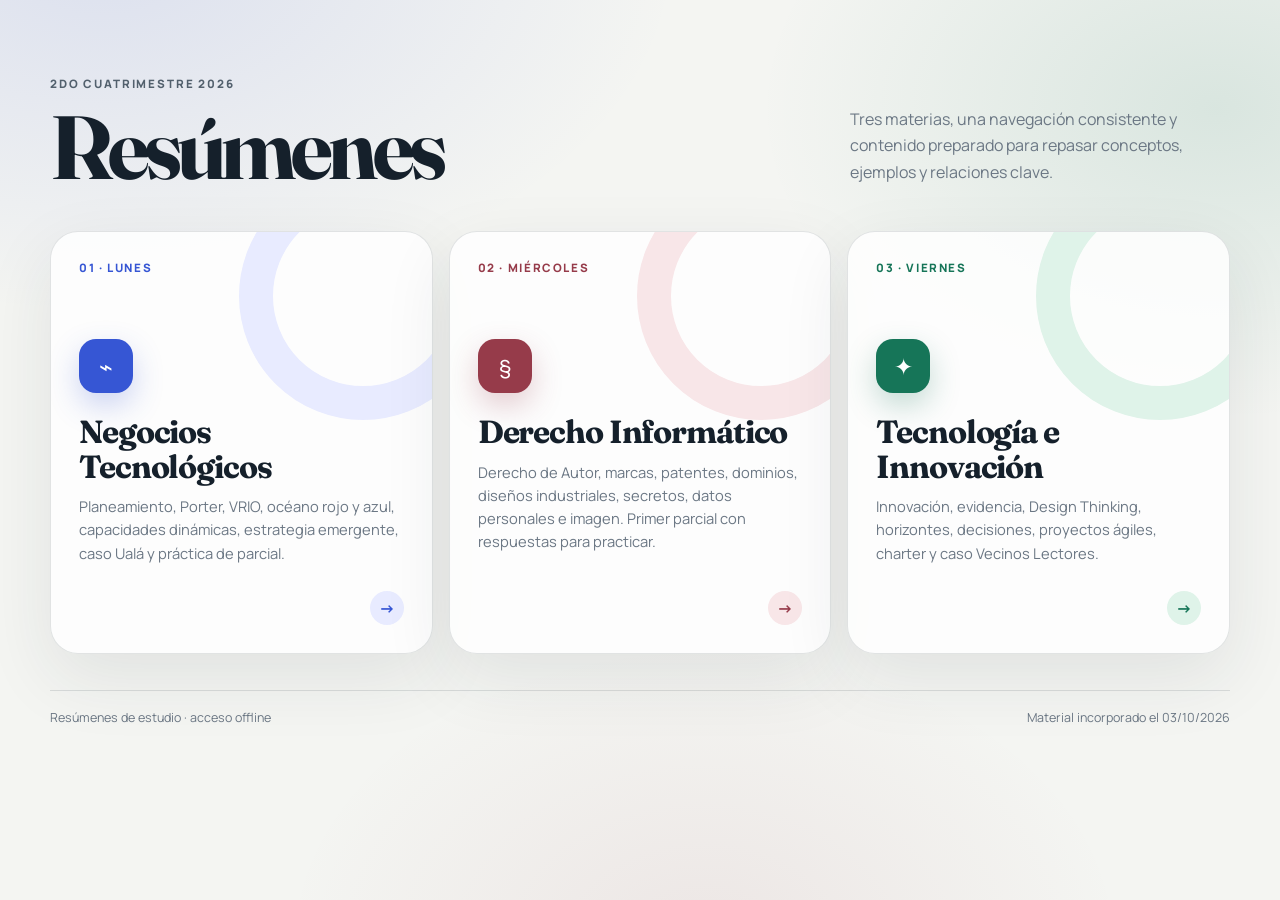
<file: index.html>
<!DOCTYPE html>
<html lang="es">
<head>
  <meta charset="UTF-8">
  <meta name="viewport" content="width=device-width, initial-scale=1">
  <link rel="icon" href="data:,">
  <meta name="description" content="Resúmenes de estudio UADE: Negocios Tecnológicos, Derecho Informático y Tecnología e Innovación.">
  <title>Facultad — Resúmenes de estudio</title>
  <link rel="preconnect" href="https://fonts.googleapis.com">
  <link rel="preconnect" href="https://fonts.gstatic.com" crossorigin>
  <link href="https://fonts.googleapis.com/css2?family=Fraunces:opsz,wght@9..144,600;9..144,700&family=Manrope:wght@400;500;600;700;800&display=swap" rel="stylesheet">
  <style>
    :root { --ink:#15202b; --muted:#6b7784; --paper:#f4f5f2; --line:rgba(21,32,43,.12); }
    * { box-sizing:border-box; }
    body {
      min-height:100vh; margin:0; color:var(--ink); font-family:"Manrope","Segoe UI",sans-serif;
      background:
        radial-gradient(900px 560px at 8% -5%, rgba(58,86,214,.13), transparent 64%),
        radial-gradient(760px 520px at 95% 12%, rgba(22,117,88,.12), transparent 60%),
        radial-gradient(700px 500px at 55% 105%, rgba(145,52,66,.08), transparent 60%), #f4f5f2;
    }
    .wrap { width:min(1180px, calc(100% - 36px)); margin:0 auto; padding:76px 0 60px; }
    header { display:grid; grid-template-columns:1fr auto; gap:30px; align-items:end; margin-bottom:42px; }
    .eyebrow { display:block; margin-bottom:13px; color:#52606d; font-size:.72rem; font-weight:800; letter-spacing:.16em; text-transform:uppercase; }
    h1 { max-width:760px; margin:0; font:700 clamp(2.7rem,7vw,5.8rem)/.95 "Fraunces",Georgia,serif; letter-spacing:-.055em; }
    .intro { max-width:380px; margin:0 0 4px; color:var(--muted); line-height:1.65; }
    .grid { display:grid; grid-template-columns:repeat(3,minmax(0,1fr)); gap:16px; }
    .subject {
      --accent:#3656d4; --soft:#e8ebff; position:relative; min-height:420px; overflow:hidden;
      display:flex; flex-direction:column; padding:28px; border:1px solid var(--line); border-radius:28px;
      color:var(--ink); background:rgba(255,255,255,.82); box-shadow:0 24px 70px rgba(29,42,51,.09);
      text-decoration:none; transition:transform .25s ease,box-shadow .25s ease,border-color .25s ease;
    }
    .subject::before { content:""; position:absolute; width:180px; height:180px; right:-55px; top:-60px; border:34px solid var(--soft); border-radius:50%; transition:transform .35s ease; }
    .subject:hover { transform:translateY(-7px); border-color:var(--accent); box-shadow:0 30px 80px rgba(29,42,51,.14); }
    .subject:hover::before { transform:scale(1.12) rotate(8deg); }
    .subject.law { --accent:#963b4a; --soft:#f8e6e8; }
    .subject.innovation { --accent:#167558; --soft:#dff3e9; }
    .number { position:relative; z-index:1; color:var(--accent); font-size:.72rem; font-weight:800; letter-spacing:.14em; }
    .icon { display:grid; place-items:center; width:54px; height:54px; margin:64px 0 22px; border-radius:17px; color:white; background:var(--accent); font-size:1.45rem; box-shadow:0 12px 30px color-mix(in srgb,var(--accent) 25%,transparent); }
    h2 { margin:0 0 11px; font:700 clamp(1.55rem,2.5vw,2.1rem)/1.08 "Fraunces",Georgia,serif; letter-spacing:-.035em; }
    .subject p { margin:0; color:var(--muted); font-size:.92rem; line-height:1.58; }
    .open { display:flex; justify-content:space-between; align-items:center; margin-top:auto; padding-top:26px; color:var(--accent); font-size:.82rem; font-weight:800; }
    .arrow { display:grid; place-items:center; width:34px; height:34px; border-radius:50%; background:var(--soft); font-size:1rem; transition:transform .25s ease; }
    .subject:hover .arrow { transform:translateX(4px); }
    .subject.pending { cursor:default; }
    .subject.pending:hover { transform:none; border-color:var(--line); box-shadow:0 24px 70px rgba(29,42,51,.09); }
    .subject.pending:hover::before { transform:none; }
    .pending-label { display:inline-flex; align-self:flex-start; margin-top:auto; padding:7px 11px; border-radius:999px; color:var(--accent); background:var(--soft); font-size:.72rem; font-weight:800; letter-spacing:.06em; text-transform:uppercase; }
    footer { display:flex; justify-content:space-between; gap:20px; margin-top:36px; padding-top:18px; border-top:1px solid var(--line); color:var(--muted); font-size:.78rem; }
    @media(max-width:850px){ header{grid-template-columns:1fr}.intro{max-width:620px}.grid{grid-template-columns:1fr}.subject{min-height:320px}.icon{margin-top:45px} }
    @media(max-width:520px){ .wrap{padding-top:50px}.subject{padding:23px;border-radius:22px}footer{display:block} }
  </style>
</head>
<body>
  <main class="wrap">
    <header>
      <div><span class="eyebrow">2do cuatrimestre 2026</span><h1>Resúmenes</h1></div>
      <p class="intro">Tres materias, una navegación consistente y contenido preparado para repasar conceptos, ejemplos y relaciones clave.</p>
    </header>
    <section class="grid" aria-label="Materias disponibles">
      <a class="subject" href="Negocios%20Tecnológicos/Resumen_Negocios_Tecnologicos.html">
        <span class="number">01 · LUNES</span><span class="icon" aria-hidden="true">⌁</span>
        <h2>Negocios Tecnológicos</h2><p>Planeamiento, Porter, VRIO, océano rojo y azul, capacidades dinámicas, estrategia emergente, caso Ualá y práctica de parcial.</p>
        <span class="open" aria-label="Abrir Negocios Tecnológicos"><span></span><span class="arrow">→</span></span>
      </a>
      <a class="subject law" href="Derecho%20Informático/Resumen_Clase_1_Derecho_Informatico.html">
        <span class="number">02 · MIÉRCOLES</span><span class="icon" aria-hidden="true">§</span>
        <h2>Derecho Informático</h2><p>Derecho de Autor, marcas, patentes, dominios, diseños industriales, secretos, datos personales e imagen. Primer parcial con respuestas para practicar.</p>
        <span class="open" aria-label="Abrir Derecho Informático"><span></span><span class="arrow">→</span></span>
      </a>
      <a class="subject innovation" href="Tecnología%20e%20Innovación/Resumen_Tecnologia_e_Innovacion.html">
        <span class="number">03 · VIERNES</span><span class="icon" aria-hidden="true">✦</span>
        <h2>Tecnología e Innovación</h2><p>Innovación, evidencia, Design Thinking, horizontes, decisiones, proyectos ágiles, charter y caso Vecinos Lectores.</p>
        <span class="open" aria-label="Abrir Tecnología e Innovación"><span></span><span class="arrow">→</span></span>
      </a>
    </section>
    <footer><span>Resúmenes de estudio · acceso offline</span><span>Material incorporado el 03/10/2026</span></footer>
  </main>
</body>
</html>
</file>
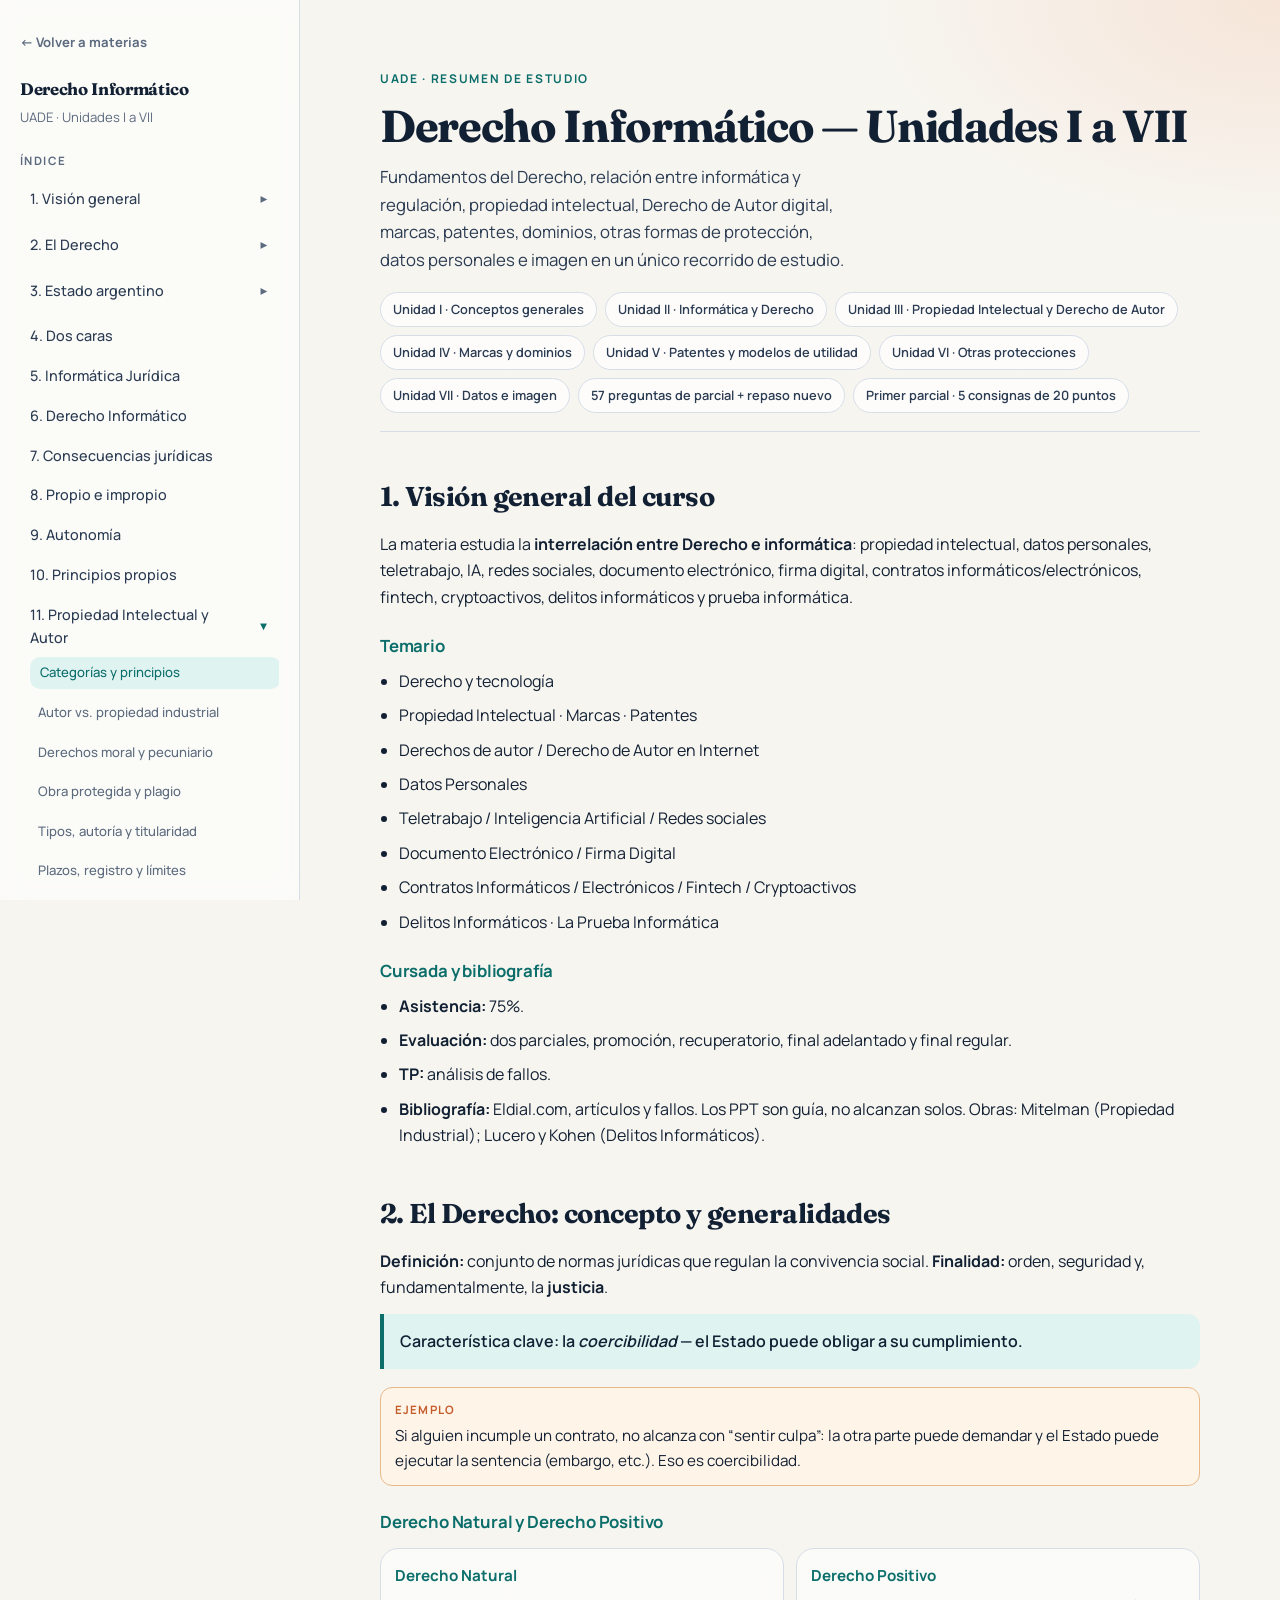
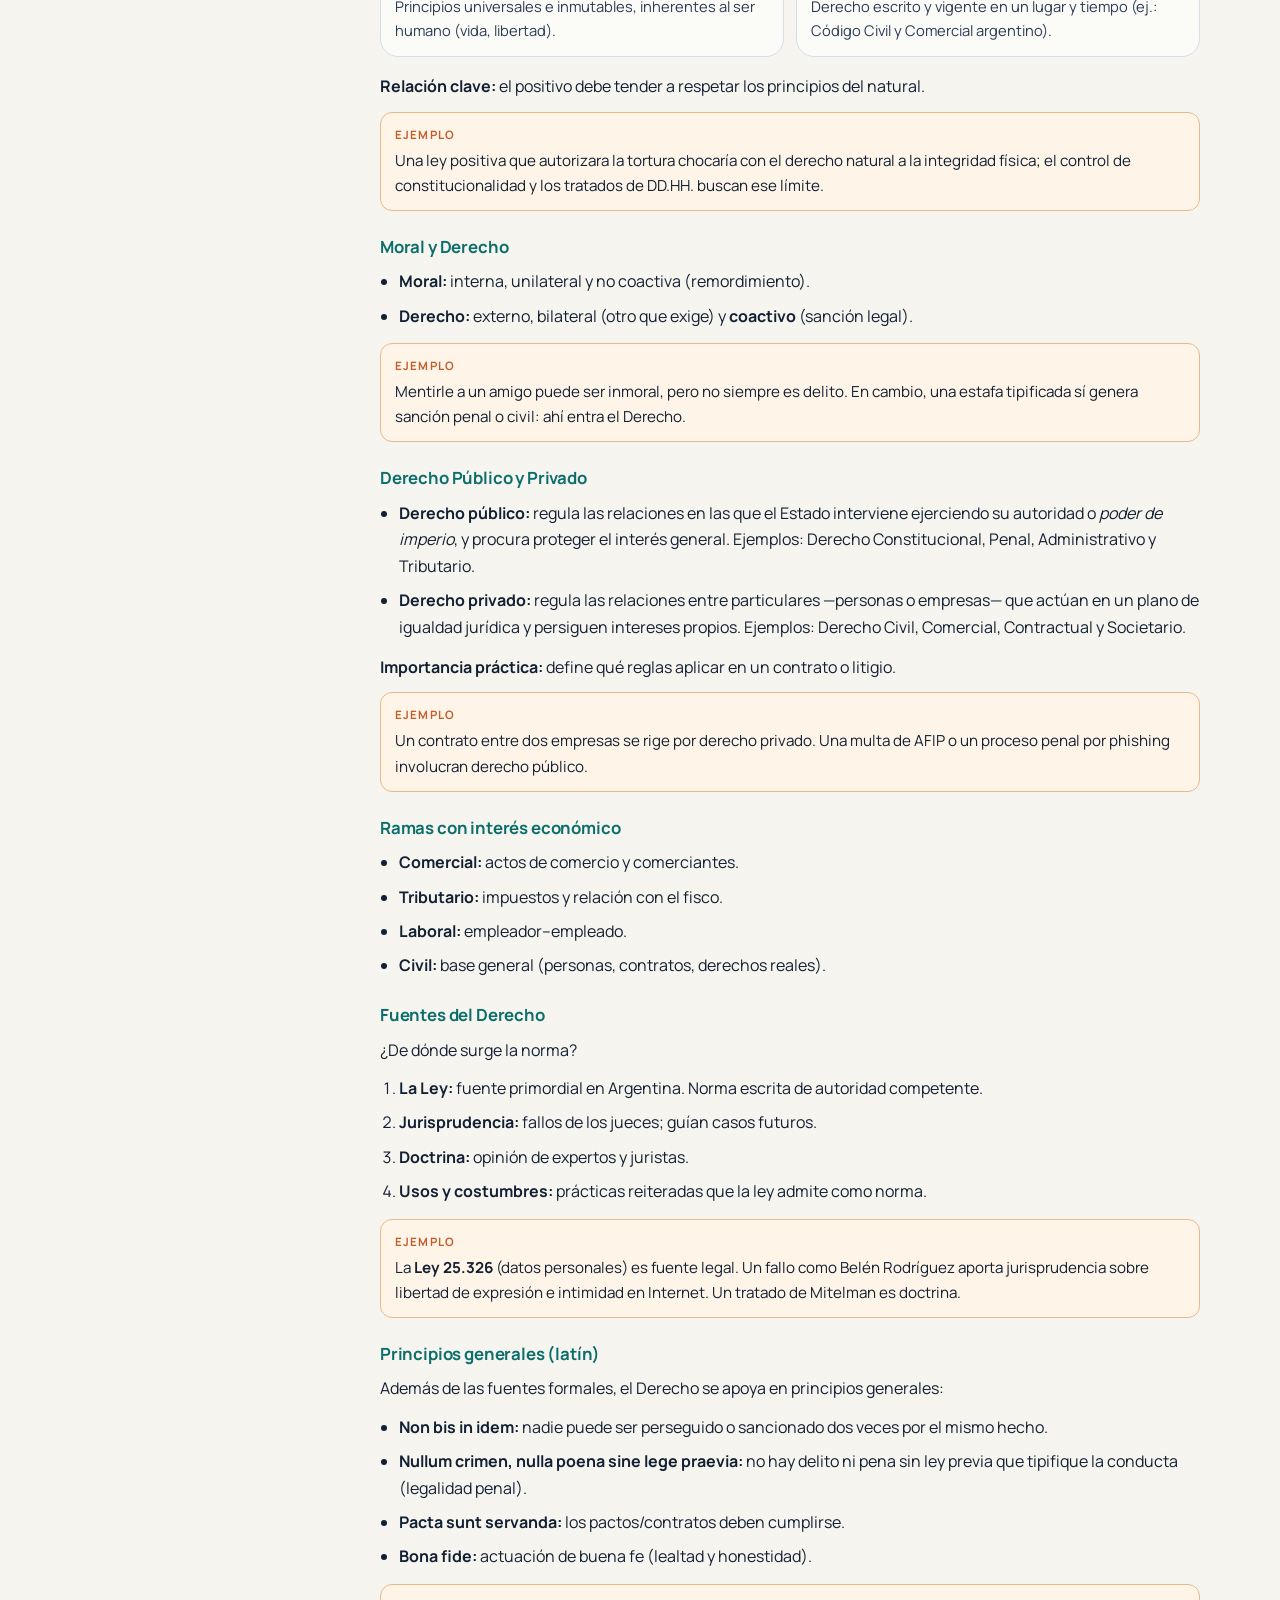
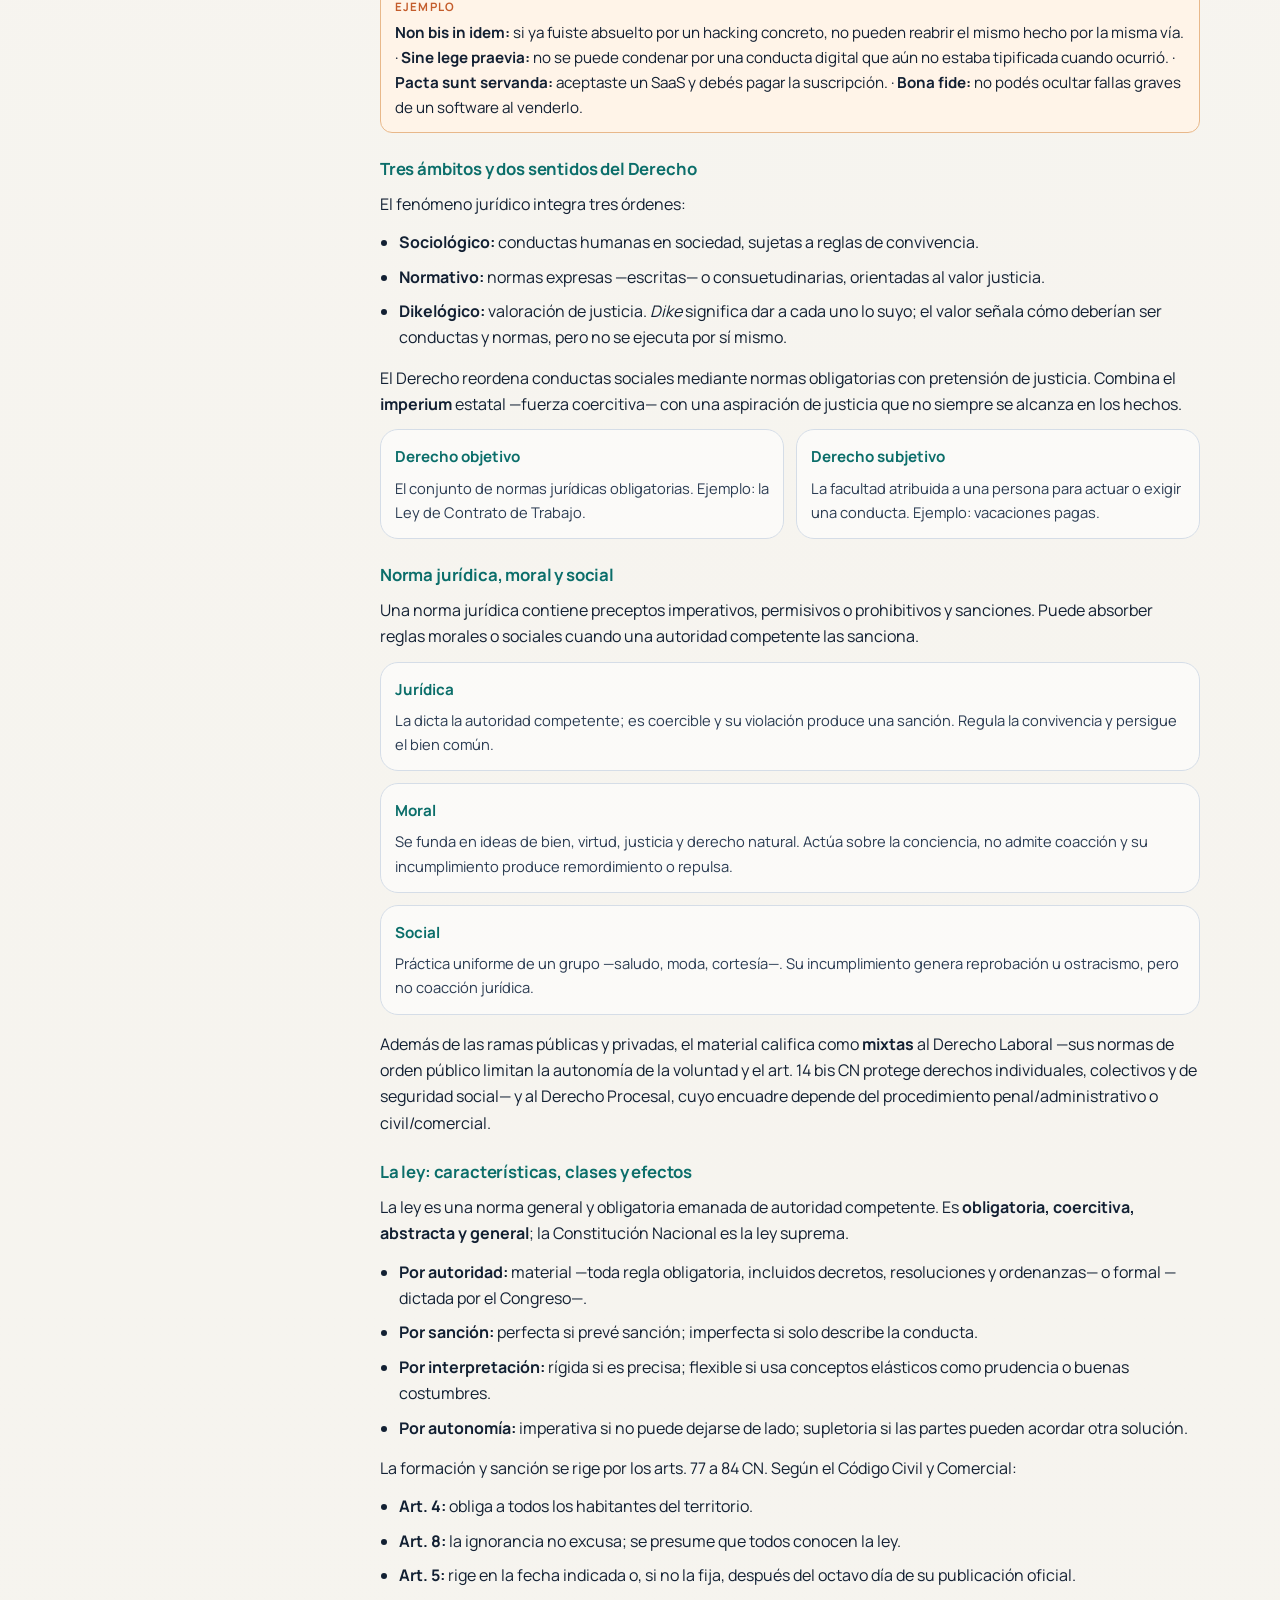
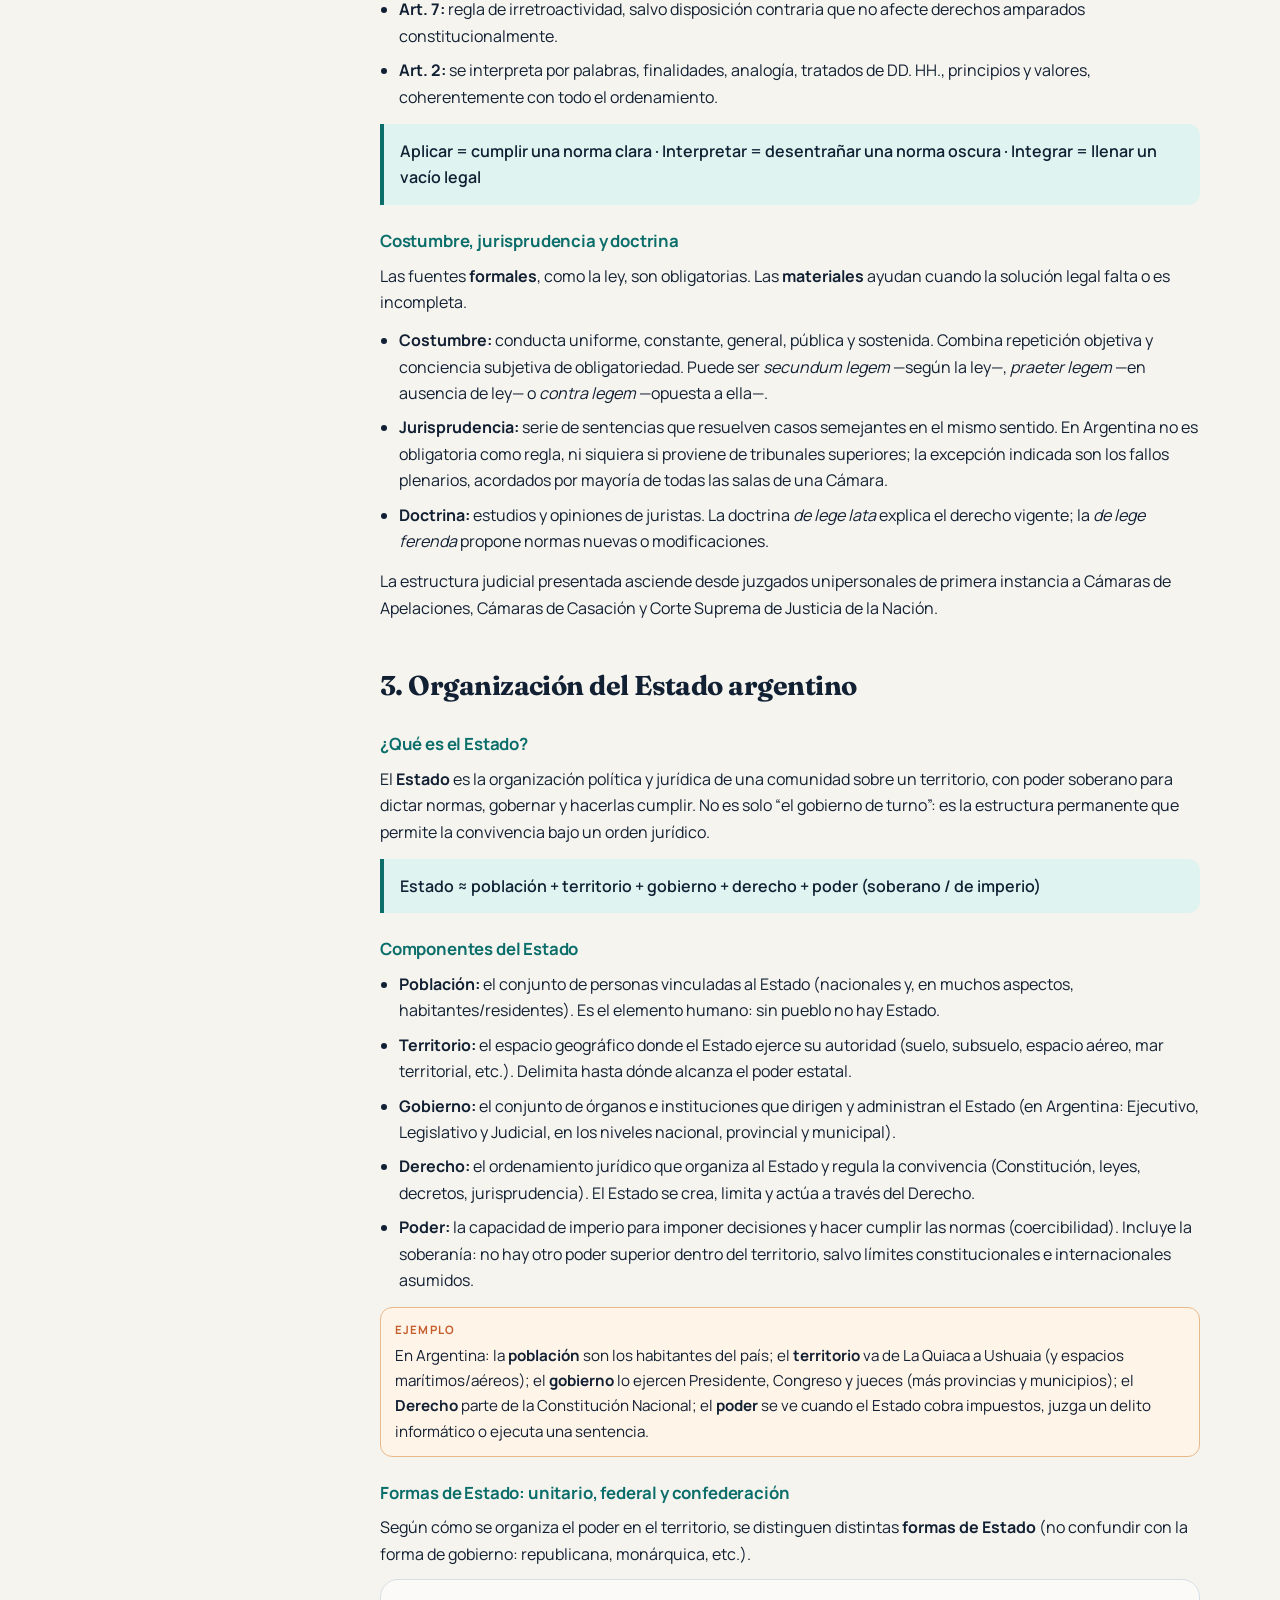
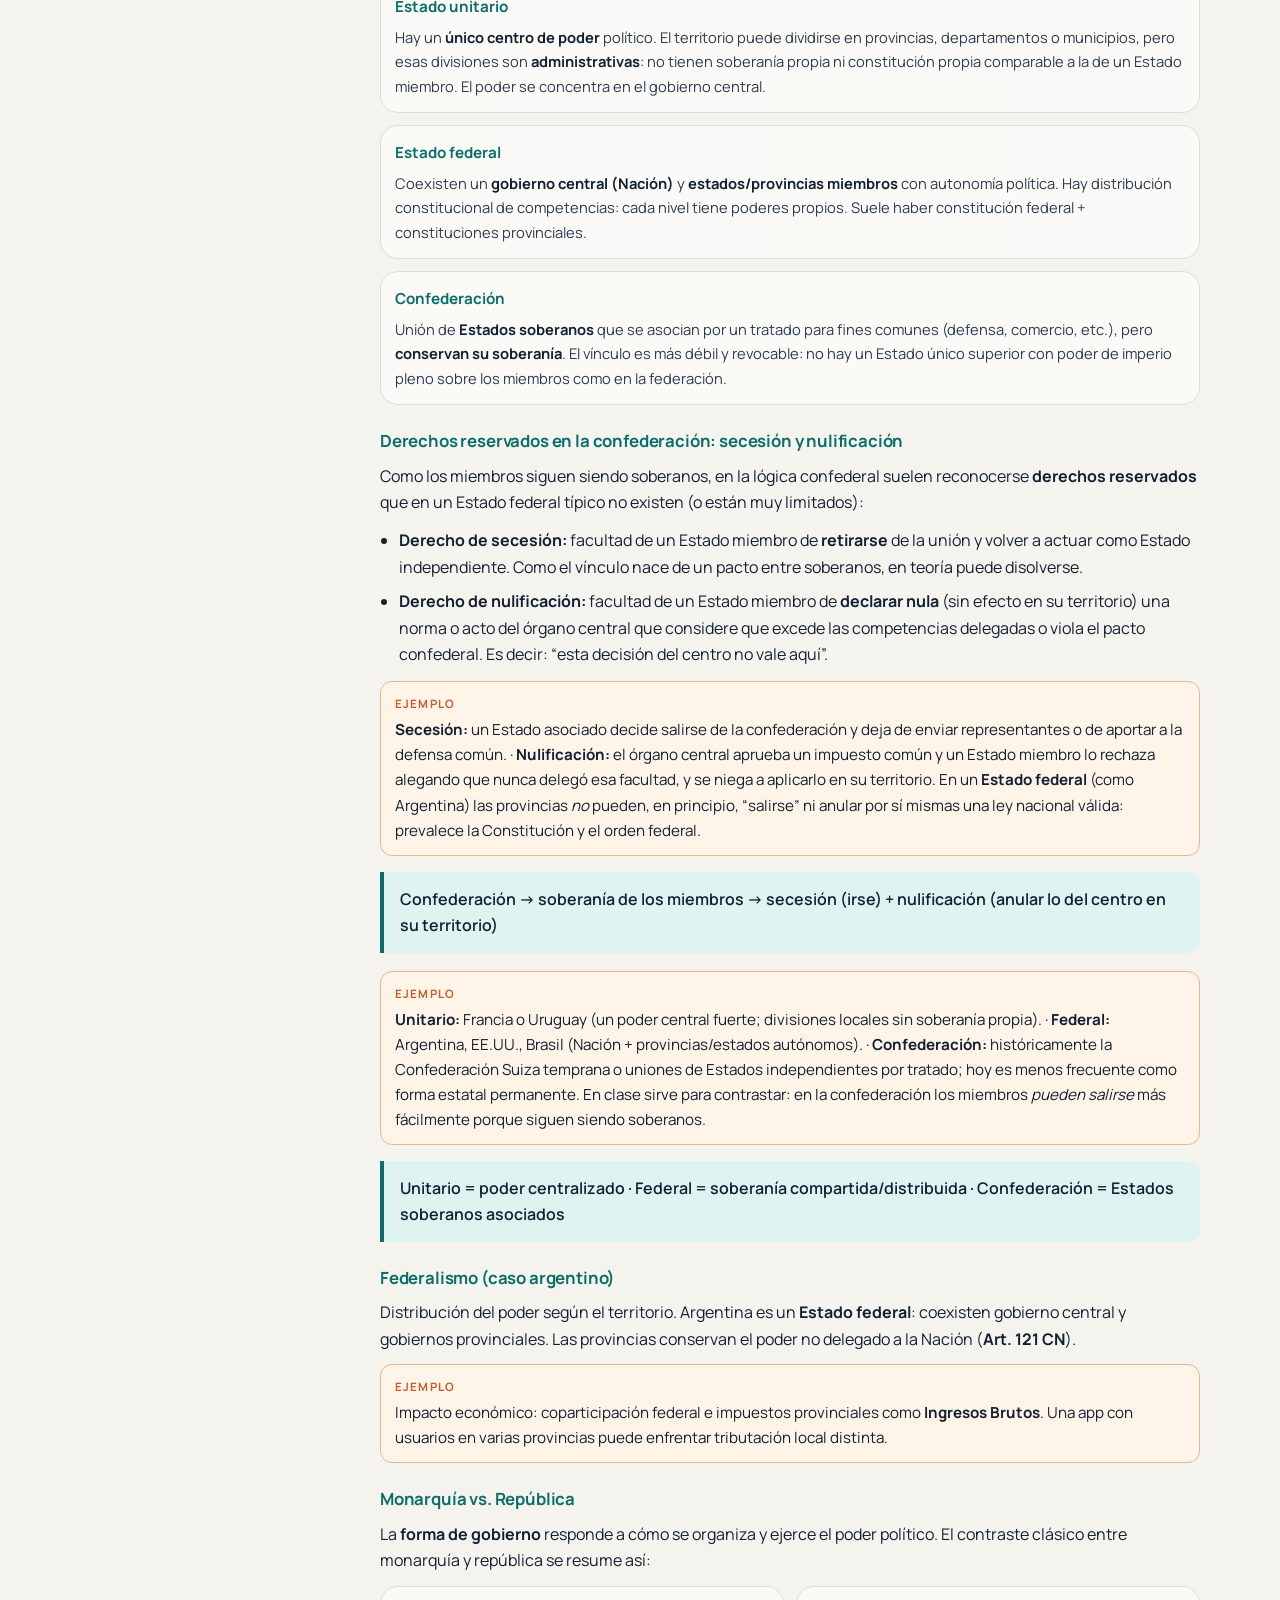
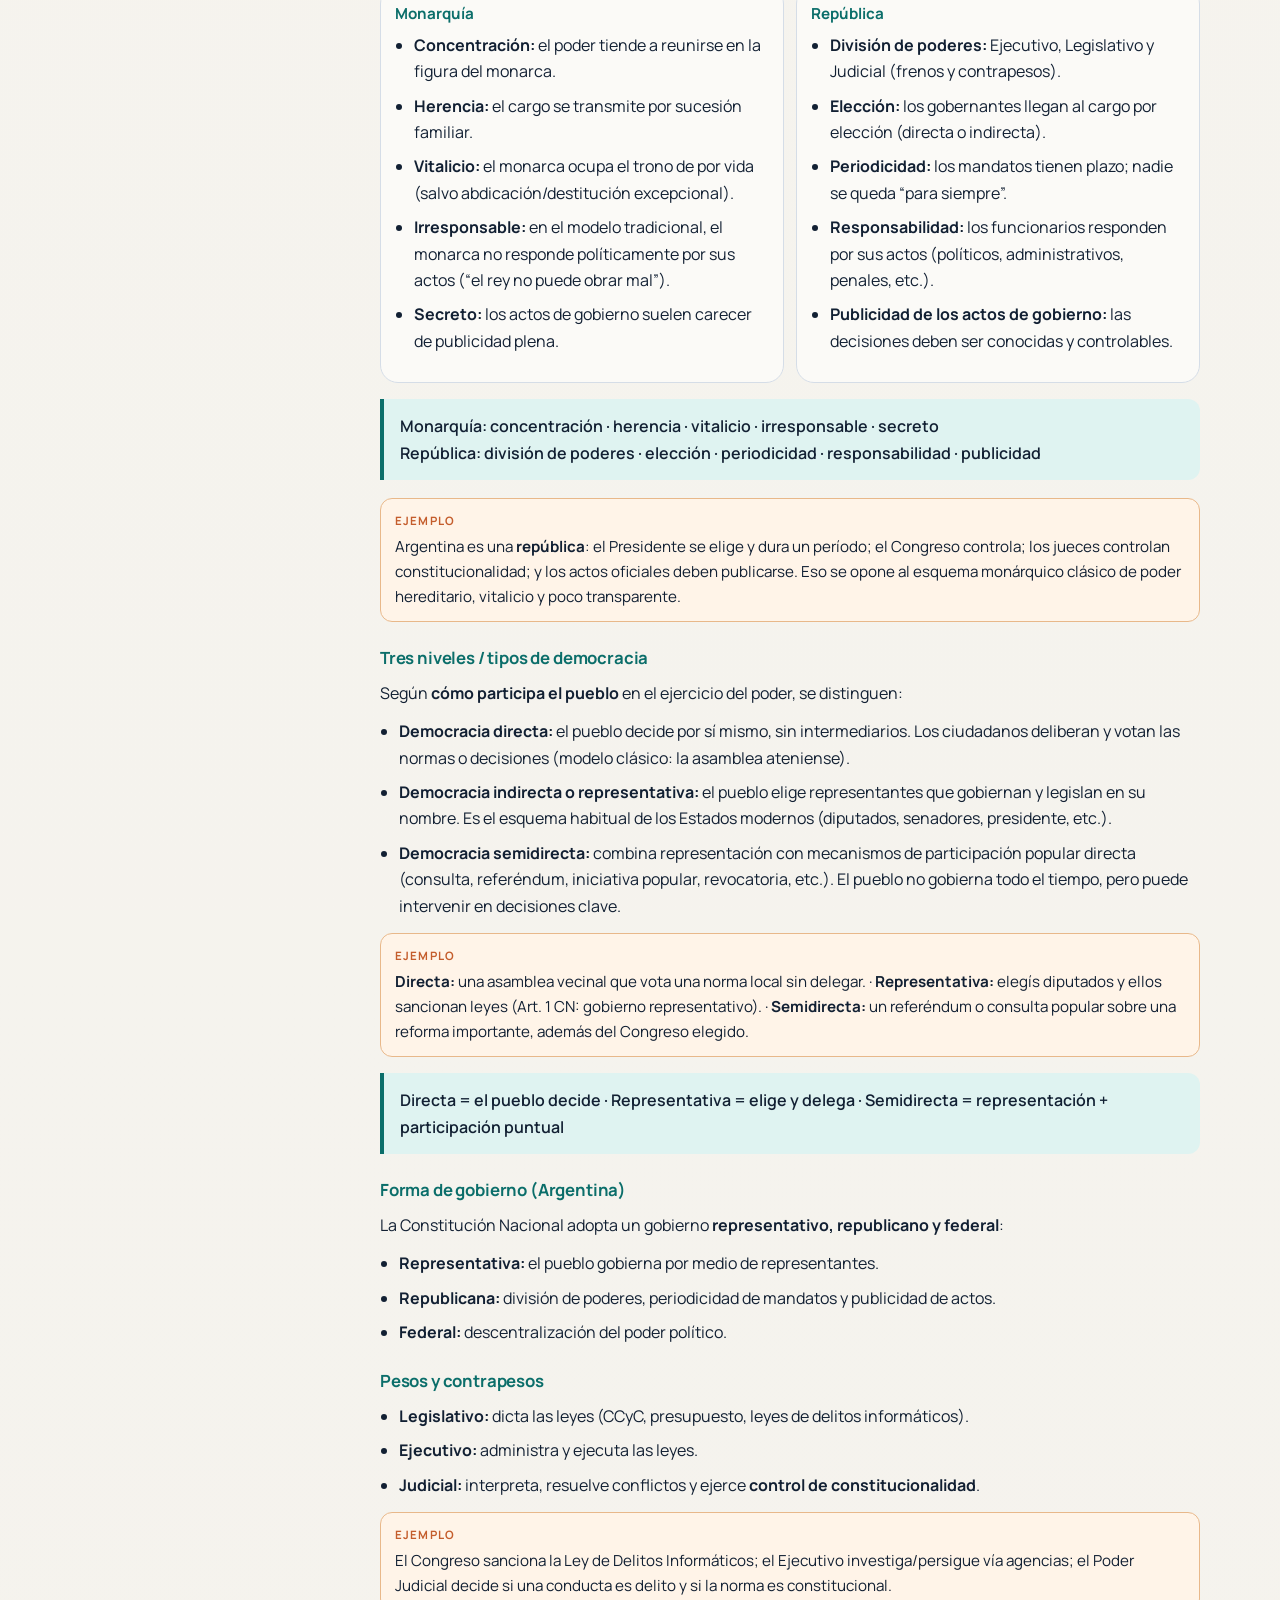
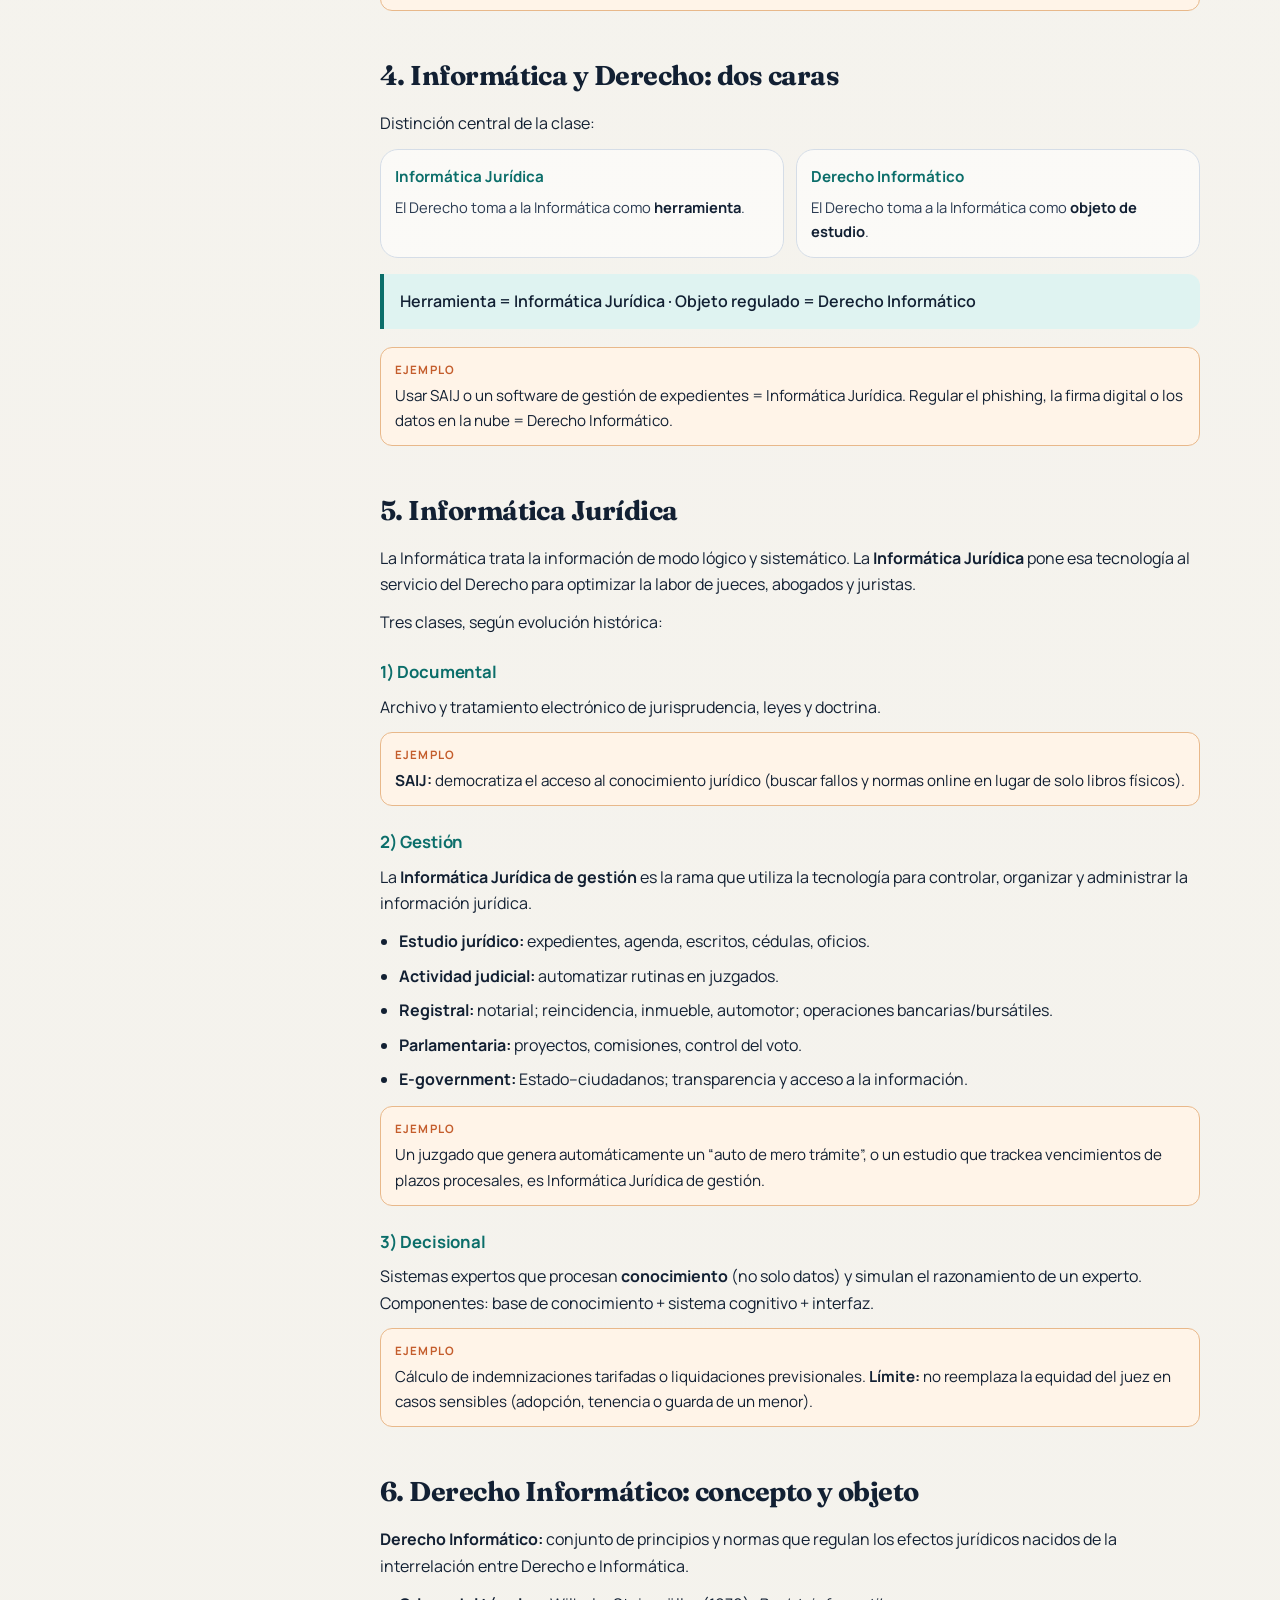
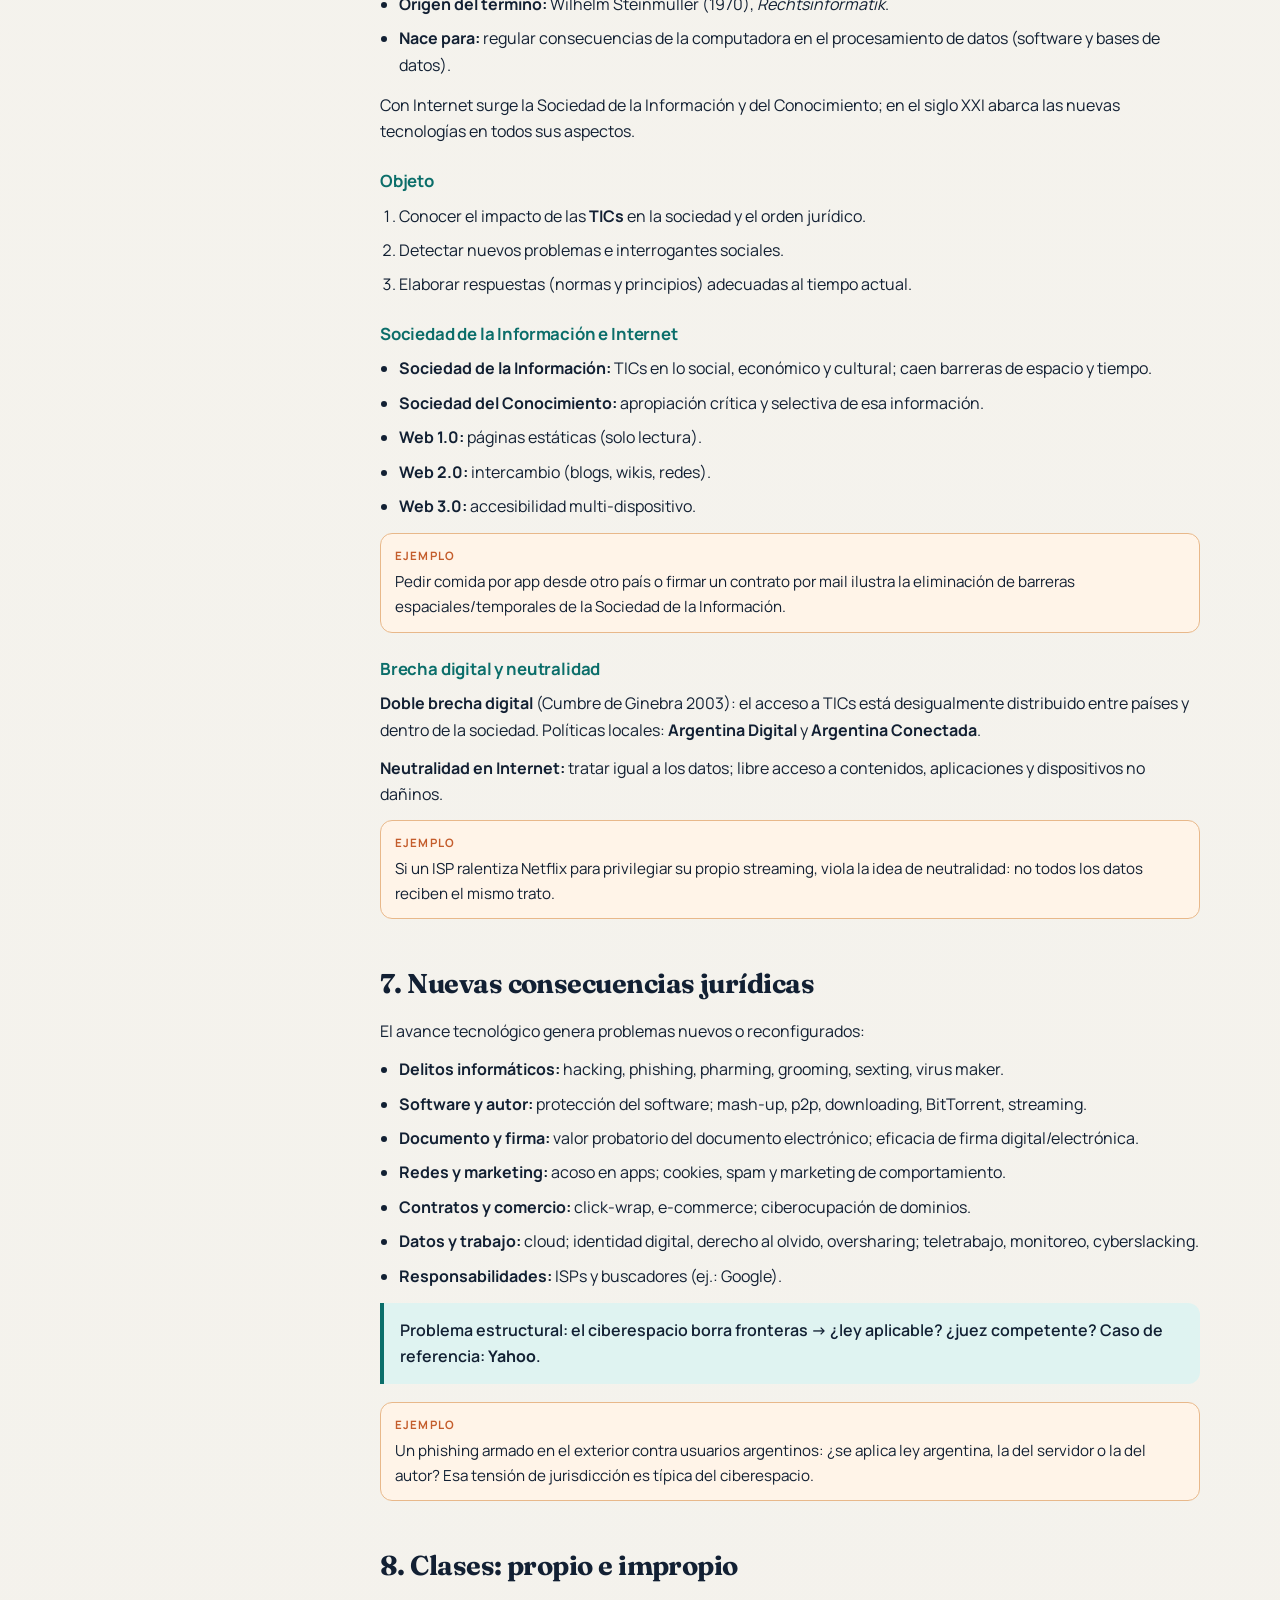
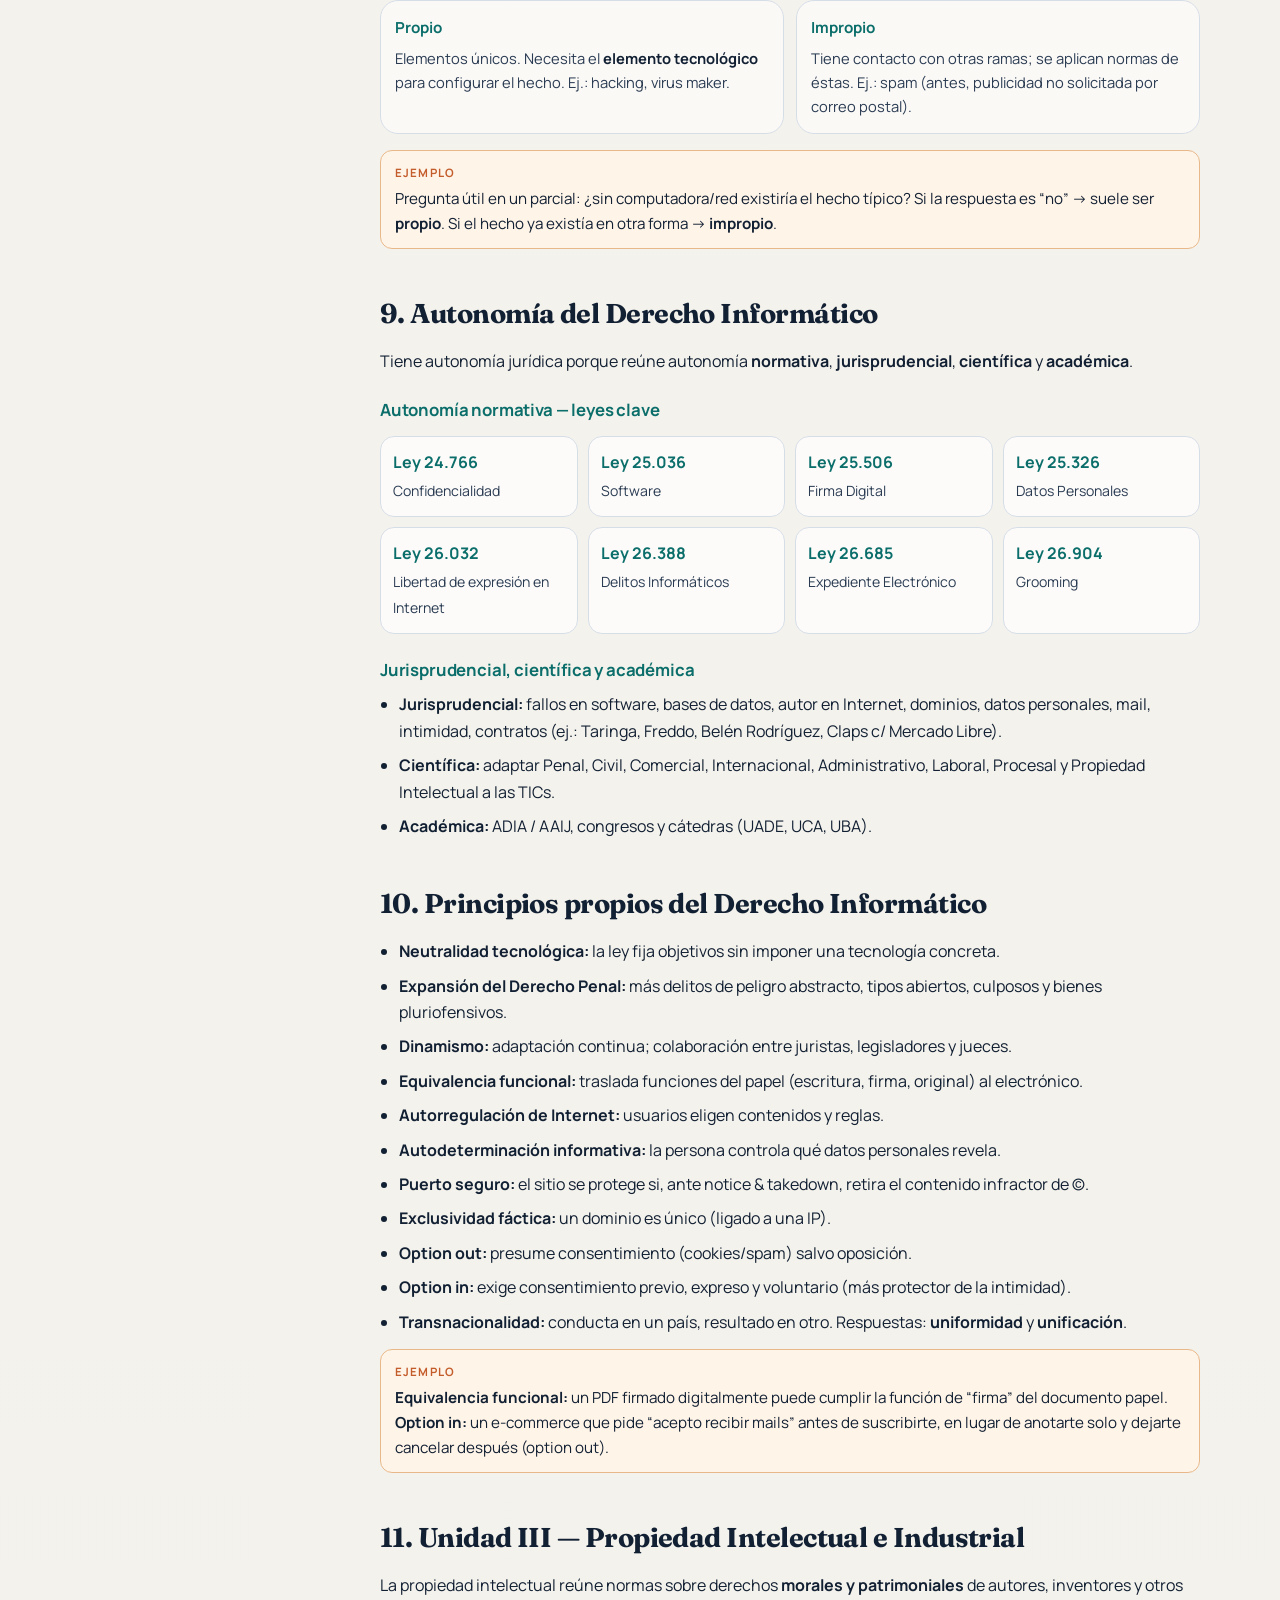
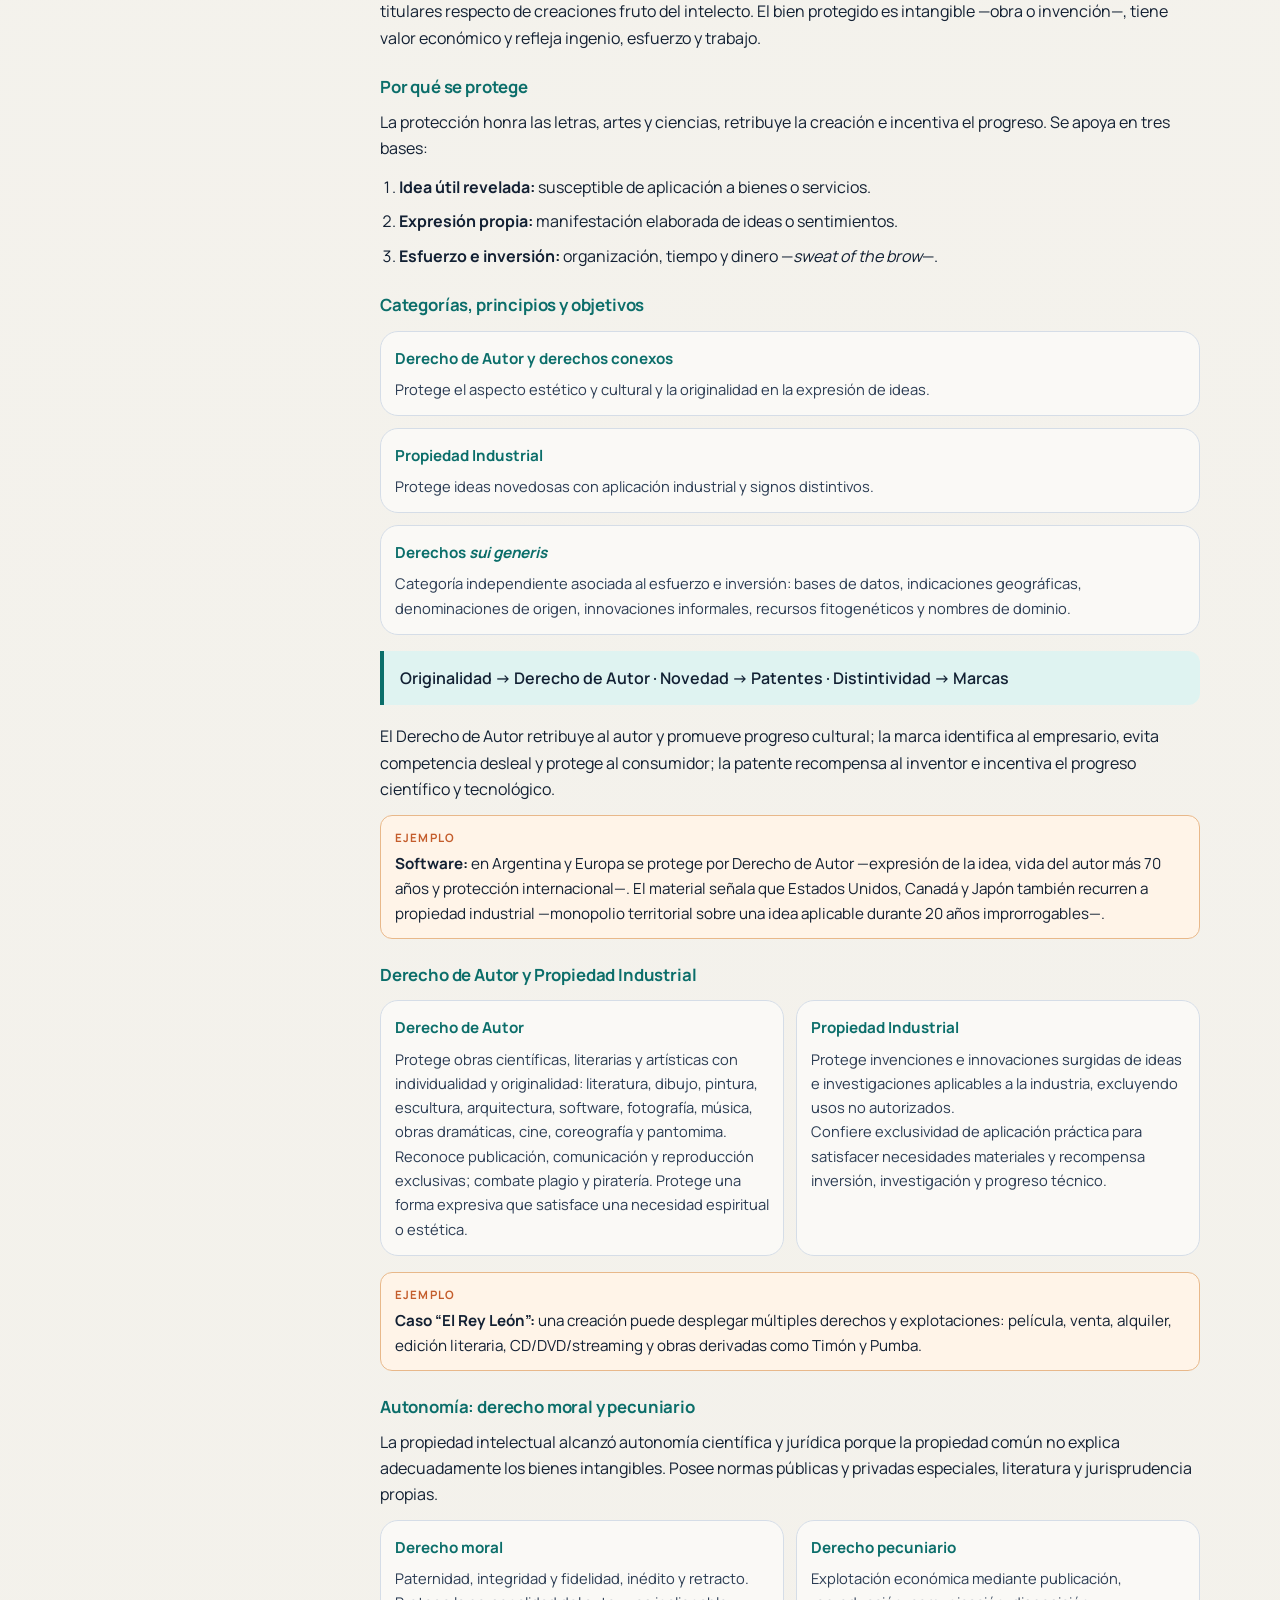
<file: Derecho Informático/Resumen_Clase_1_Derecho_Informatico.html>
<!DOCTYPE html>
<html lang="es">
<head>
  <meta charset="UTF-8" />
  <meta name="viewport" content="width=device-width, initial-scale=1" />
  <link rel="icon" href="data:," />
  <meta name="description" content="Resumen integral de las Unidades I a VII de Derecho Informático — UADE: Derecho de Autor, marcas, patentes, dominios, otras protecciones, datos personales e imagen.">
  <title>Derecho Informático — Resumen Unidades I a VII | UADE</title>
  <link rel="preconnect" href="https://fonts.googleapis.com" />
  <link rel="preconnect" href="https://fonts.gstatic.com" crossorigin />
  <link href="https://fonts.googleapis.com/css2?family=Fraunces:opsz,wght@9..144,560;9..144,700&family=Manrope:wght@400;500;600;700&display=swap" rel="stylesheet" />
  <style>
    :root {
      --ink: #122033;
      --ink-soft: #2a3b52;
      --muted: #5c6b7e;
      --paper: #f3f1eb;
      --paper-2: #e8eef4;
      --line: #d5dde7;
      --accent: #0b6e6a;
      --accent-2: #c45d2c;
      --highlight: #dff3f1;
      --example: #fff4e8;
      --example-border: #e8b88a;
      --shadow: 0 18px 50px rgba(18, 32, 51, 0.08);
      --radius: 18px;
      --nav-w: 300px;
      --max: 820px;
    }

    * { box-sizing: border-box; }
    html { scroll-behavior: smooth; }
    body {
      margin: 0;
      font-family: "Manrope", system-ui, sans-serif;
      color: var(--ink);
      background:
        radial-gradient(1200px 600px at 10% -10%, #d9e8f2 0%, transparent 55%),
        radial-gradient(900px 500px at 100% 0%, #f6e5d8 0%, transparent 45%),
        linear-gradient(180deg, #f7f5f0 0%, var(--paper) 40%, #eef2f6 100%);
      line-height: 1.65;
    }

    a { color: var(--accent); text-decoration-thickness: 1px; text-underline-offset: 3px; }
    a:hover { color: var(--accent-2); }

    .skip {
      position: absolute; left: -999px; top: 0;
    }
    .skip:focus { left: 12px; top: 12px; background: #fff; padding: 8px 12px; z-index: 100; }

    .shell {
      display: grid;
      grid-template-columns: var(--nav-w) 1fr;
      min-height: 100vh;
    }

    /* Sidebar */
    .sidebar {
      position: sticky;
      top: 0;
      height: 100vh;
      overflow: auto;
      padding: 28px 20px 40px;
      border-right: 1px solid var(--line);
      background: rgba(255,255,255,0.55);
      backdrop-filter: blur(10px);
    }
    .brand {
      font-family: "Fraunces", Georgia, serif;
      font-size: 1.05rem;
      font-weight: 700;
      letter-spacing: -0.02em;
      margin: 0 0 4px;
    }
    .brand-sub {
      margin: 0 0 22px;
      color: var(--muted);
      font-size: 0.82rem;
    }
    .home-link {
      display: inline-flex;
      align-items: center;
      gap: 7px;
      margin-bottom: 22px;
      color: var(--muted);
      text-decoration: none;
      font-size: 0.82rem;
      font-weight: 700;
    }
    .home-link:hover { color: var(--accent); }
    .toc-label {
      font-size: 0.72rem;
      text-transform: uppercase;
      letter-spacing: 0.12em;
      color: var(--muted);
      font-weight: 700;
      margin: 0 0 10px;
    }
    .toc { list-style: none; margin: 0; padding: 0; }
    .toc > li { margin: 0 0 2px; }
    .toc a {
      display: block;
      padding: 7px 10px;
      border-radius: 10px;
      color: var(--ink-soft);
      text-decoration: none;
      font-size: 0.9rem;
      font-weight: 500;
      transition: background .2s, color .2s, transform .2s;
    }
    .toc a:hover,
    .toc a.active {
      background: var(--highlight);
      color: var(--accent);
      transform: translateX(2px);
    }

    .toc-row {
      display: grid;
      grid-template-columns: 1fr auto;
      align-items: center;
      gap: 2px;
    }
    .toc-row > a { min-width: 0; }

    .acc-btn {
      width: 30px;
      height: 30px;
      border: none;
      border-radius: 8px;
      background: transparent;
      color: var(--muted);
      cursor: pointer;
      font: inherit;
      font-size: 0.85rem;
      line-height: 1;
      display: inline-flex;
      align-items: center;
      justify-content: center;
      transition: background .2s, color .2s, transform .2s;
    }
    .acc-btn:hover {
      background: var(--highlight);
      color: var(--accent);
    }
    .acc-btn::before {
      content: "▸";
      display: block;
      transition: transform .22s ease;
    }
    .toc-group.open > .toc-row .acc-btn::before {
      transform: rotate(90deg);
    }
    .toc-group.open > .toc-row .acc-btn {
      color: var(--accent);
    }

    .toc-subs {
      list-style: none;
      margin: 0;
      padding: 0 0 6px 8px;
      max-height: 0;
      overflow: hidden;
      opacity: 0;
      transition: max-height .28s ease, opacity .22s ease;
    }
    .toc-group.open > .toc-subs {
      max-height: 420px;
      opacity: 1;
    }
    .toc-subs a {
      font-size: 0.82rem;
      color: var(--muted);
      padding: 5px 10px;
    }

    .menu-btn {
      display: none;
      position: fixed;
      top: 14px;
      right: 14px;
      z-index: 50;
      border: 1px solid var(--line);
      background: #fff;
      border-radius: 999px;
      padding: 10px 14px;
      font: inherit;
      font-weight: 600;
      box-shadow: var(--shadow);
      cursor: pointer;
    }

    /* Main */
    main {
      padding: 36px 28px 80px;
      min-width: 0;
    }
    .content {
      max-width: var(--max);
      min-width: 0;
      overflow-wrap: anywhere;
      margin: 0 auto;
    }

    .hero {
      padding: 28px 0 18px;
      margin-bottom: 28px;
      border-bottom: 1px solid var(--line);
      animation: rise .7s ease both;
    }
    .eyebrow {
      display: inline-block;
      font-size: 0.75rem;
      font-weight: 700;
      letter-spacing: 0.14em;
      text-transform: uppercase;
      color: var(--accent);
      margin-bottom: 12px;
    }
    .hero h1 {
      font-family: "Fraunces", Georgia, serif;
      font-size: clamp(2rem, 4vw, 2.8rem);
      line-height: 1.12;
      letter-spacing: -0.03em;
      margin: 0 0 12px;
    }
    .hero p {
      margin: 0;
      color: var(--ink-soft);
      font-size: 1.05rem;
      max-width: 48ch;
    }
    .meta {
      display: flex;
      flex-wrap: wrap;
      gap: 8px;
      margin-top: 18px;
    }
    .chip {
      font-size: 0.8rem;
      font-weight: 600;
      color: var(--ink-soft);
      background: rgba(255,255,255,0.7);
      border: 1px solid var(--line);
      border-radius: 999px;
      padding: 6px 12px;
    }

    section {
      margin: 42px 0;
      scroll-margin-top: 24px;
      animation: rise .6s ease both;
    }
    section h2 {
      font-family: "Fraunces", Georgia, serif;
      font-size: 1.7rem;
      letter-spacing: -0.02em;
      margin: 0 0 12px;
      color: var(--ink);
    }
    section h3 {
      font-size: 1.05rem;
      margin: 22px 0 8px;
      color: var(--accent);
      letter-spacing: -0.01em;
    }
    p { margin: 0 0 12px; }
    ul, ol { margin: 0 0 14px; padding-left: 1.2rem; }
    li { margin: 0 0 8px; }
    strong { font-weight: 700; color: var(--ink); }

    .formula {
      margin: 14px 0 18px;
      padding: 14px 16px;
      border-left: 4px solid var(--accent);
      background: var(--highlight);
      border-radius: 0 12px 12px 0;
      font-weight: 600;
    }

    .ejemplo {
      margin: 12px 0 16px;
      padding: 12px 14px;
      background: var(--example);
      border: 1px solid var(--example-border);
      border-radius: 12px;
      font-size: 0.95rem;
    }
    .ejemplo::before {
      content: "Ejemplo";
      display: block;
      font-size: 0.72rem;
      font-weight: 700;
      letter-spacing: 0.1em;
      text-transform: uppercase;
      color: var(--accent-2);
      margin-bottom: 4px;
    }

    .grid-2 {
      display: grid;
      grid-template-columns: 1fr 1fr;
      gap: 12px;
      margin: 12px 0 16px;
    }
    .compare {
      padding: 14px;
      border: 1px solid var(--line);
      border-radius: var(--radius);
      background: rgba(255,255,255,0.55);
    }
    .compare h4 {
      margin: 0 0 6px;
      font-size: 0.95rem;
      color: var(--accent);
    }
    .compare p { margin: 0; font-size: 0.92rem; color: var(--ink-soft); }

    .laws {
      display: grid;
      grid-template-columns: repeat(auto-fit, minmax(180px, 1fr));
      gap: 10px;
      margin: 12px 0 16px;
    }
    .law {
      padding: 12px;
      border-radius: 14px;
      background: rgba(255,255,255,0.7);
      border: 1px solid var(--line);
    }
    .law code {
      display: block;
      font-family: "Manrope", sans-serif;
      font-weight: 700;
      color: var(--accent);
      margin-bottom: 2px;
    }
    .law span { font-size: 0.88rem; color: var(--ink-soft); }

    .key-list li { padding-left: 2px; }

    .quiz {
      padding: 18px;
      margin: 16px 0 24px;
      border-radius: var(--radius);
      background: #172a35;
      color: #edf5f7;
      box-shadow: var(--shadow);
    }
    .quiz details {
      padding: 11px 0;
      border-bottom: 1px solid rgba(255,255,255,.13);
    }
    .quiz details:last-child { border-bottom: 0; }
    .quiz summary {
      cursor: pointer;
      font-weight: 700;
      line-height: 1.45;
    }
    .quiz summary::marker { color: #76d2cb; }
    .quiz p,
    .quiz ol {
      margin: 10px 0 2px;
      color: rgba(255,255,255,.82);
    }
    .quiz ol { padding-left: 1.65rem; }
    .quiz li { margin-bottom: 6px; }
    .quiz strong { color: #fff; }
    .quiz .respuesta {
      padding-top: 10px;
      border-top: 1px dashed rgba(255,255,255,.18);
    }

    footer {
      margin-top: 48px;
      padding-top: 18px;
      border-top: 1px solid var(--line);
      color: var(--muted);
      font-size: 0.85rem;
    }

    @keyframes rise {
      from { opacity: 0; transform: translateY(10px); }
      to { opacity: 1; transform: translateY(0); }
    }

    @media (max-width: 920px) {
      .shell { grid-template-columns: minmax(0, 1fr); }
      .menu-btn { display: inline-flex; align-items: center; gap: 8px; }
      .sidebar {
        position: fixed;
        inset: 0 auto 0 0;
        width: min(86vw, 320px);
        transform: translateX(-105%);
        transition: transform .28s ease;
        z-index: 40;
        box-shadow: var(--shadow);
        background: #fbfaf7;
      }
      .sidebar.open { transform: translateX(0); }
      .backdrop {
        display: none;
        position: fixed;
        inset: 0;
        background: rgba(18,32,51,.35);
        z-index: 30;
      }
      .backdrop.show { display: block; }
      main { padding: 72px 18px 64px; }
      section[id], h3[id] { scroll-margin-top: 80px; }
      .grid-2 { grid-template-columns: 1fr; }
    }
    /* Comparaciones de las unidades IV, VI y VII. */
    .table-wrap { overflow-x: auto; margin: 18px 0; border: 1px solid var(--line); border-radius: 14px; background: white; }
    .table-wrap table { width: 100%; min-width: 540px; border-collapse: collapse; font-size: .9rem; }
    .table-wrap th, .table-wrap td { padding: 13px 15px; text-align: left; vertical-align: top; border-bottom: 1px solid var(--line); }
    .table-wrap th { color: var(--accent); background: var(--highlight); }
    .table-wrap tr:last-child td { border-bottom: 0; }
  </style>
</head>
<body>
  <a class="skip" href="#contenido">Saltar al contenido</a>
  <button class="menu-btn" id="menuBtn" type="button" aria-expanded="false" aria-controls="sidebar">Índice</button>
  <div class="backdrop" id="backdrop" hidden></div>

  <div class="shell">
    <aside class="sidebar" id="sidebar" aria-label="Índice de temas">
      <a class="home-link" href="../index.html">← Volver a materias</a>
      <p class="brand">Derecho Informático</p>
      <p class="brand-sub">UADE · Unidades I a VII</p>
      <p class="toc-label">Índice</p>
      <nav>
        <ul class="toc" id="toc">
          <li class="toc-group">
            <div class="toc-row">
              <a href="#vision">1. Visión general</a>
              <button type="button" class="acc-btn" aria-expanded="false" aria-label="Abrir subtemas"></button>
            </div>
            <ul class="toc-subs">
              <li><a href="#temario">Temario</a></li>
              <li><a href="#cursada">Cursada</a></li>
            </ul>
          </li>

          <li class="toc-group">
            <div class="toc-row">
              <a href="#derecho">2. El Derecho</a>
              <button type="button" class="acc-btn" aria-expanded="false" aria-label="Abrir subtemas"></button>
            </div>
            <ul class="toc-subs">
              <li><a href="#natural-positivo">Natural y positivo</a></li>
              <li><a href="#moral">Moral y Derecho</a></li>
              <li><a href="#publico-privado">Público y privado</a></li>
              <li><a href="#fuentes">Fuentes</a></li>
              <li><a href="#principios-latinos">Principios latinos</a></li>
              <li><a href="#ambitos-derecho">Ámbitos y tipos de derecho</a></li>
              <li><a href="#normas">Normas jurídicas, morales y sociales</a></li>
              <li><a href="#ley">Ley: clases y efectos</a></li>
              <li><a href="#fuentes-ampliadas">Costumbre, jurisprudencia y doctrina</a></li>
            </ul>
          </li>

          <li class="toc-group">
            <div class="toc-row">
              <a href="#estado">3. Estado argentino</a>
              <button type="button" class="acc-btn" aria-expanded="false" aria-label="Abrir subtemas"></button>
            </div>
            <ul class="toc-subs">
              <li><a href="#que-es-estado">Qué es el Estado</a></li>
              <li><a href="#componentes-estado">Componentes</a></li>
              <li><a href="#formas-estado">Unitario, federal, confederación</a></li>
              <li><a href="#secesion-nulificacion">Secesión y nulificación</a></li>
              <li><a href="#federalismo">Federalismo (Argentina)</a></li>
              <li><a href="#monarquia-republica">Monarquía vs. República</a></li>
              <li><a href="#tipos-democracia">Tipos de democracia</a></li>
            </ul>
          </li>

          <li><a href="#dos-caras">4. Dos caras</a></li>
          <li><a href="#inf-juridica">5. Informática Jurídica</a></li>
          <li><a href="#der-informatico">6. Derecho Informático</a></li>
          <li><a href="#consecuencias">7. Consecuencias jurídicas</a></li>
          <li><a href="#propio-impropio">8. Propio e impropio</a></li>
          <li><a href="#autonomia">9. Autonomía</a></li>
          <li><a href="#principios">10. Principios propios</a></li>
          <li class="toc-group">
            <div class="toc-row">
              <a href="#propiedad-intelectual">11. Propiedad Intelectual y Autor</a>
              <button type="button" class="acc-btn" aria-expanded="false" aria-label="Abrir subtemas"></button>
            </div>
            <ul class="toc-subs">
              <li><a href="#categorias-pi">Categorías y principios</a></li>
              <li><a href="#autor-industrial">Autor vs. propiedad industrial</a></li>
              <li><a href="#derechos-pi">Derechos moral y pecuniario</a></li>
              <li><a href="#obra-protegida">Obra protegida y plagio</a></li>
              <li><a href="#tipos-autoria">Tipos, autoría y titularidad</a></li>
              <li><a href="#plazos-registro">Plazos, registro y límites</a></li>
              <li><a href="#derechos-conexos">Derechos conexos</a></li>
            </ul>
          </li>
          <li class="toc-group">
            <div class="toc-row">
              <a href="#autor-internet">12. Autor en Internet</a>
              <button type="button" class="acc-btn" aria-expanded="false" aria-label="Abrir subtemas"></button>
            </div>
            <ul class="toc-subs">
              <li><a href="#reproduccion-digital">Reproducción y licencias</a></li>
              <li><a href="#intermediarios">Intermediarios y puerto seguro</a></li>
              <li><a href="#casos-internet">Casos tecnológicos</a></li>
              <li><a href="#mashup">Mash-up y obras derivadas</a></li>
              <li><a href="#autor-ia">Inteligencia Artificial</a></li>
            </ul>
          </li>
          <li class="toc-group">
            <div class="toc-row">
              <a href="#bases-datos">13. Bases de datos y sitios web</a>
              <button type="button" class="acc-btn" aria-expanded="false" aria-label="Abrir subtemas"></button>
            </div>
            <ul class="toc-subs">
              <li><a href="#proteccion-bases">Capas de protección</a></li>
              <li><a href="#sitios-web">Sitios web</a></li>
              <li><a href="#medidas-tecnologicas">Medidas tecnológicas</a></li>
            </ul>
          </li>
          <li class="toc-group">
            <div class="toc-row">
              <a href="#marcas">14. Derecho de Marcas</a>
              <button type="button" class="acc-btn" aria-expanded="false" aria-label="Abrir subtemas"></button>
            </div>
            <ul class="toc-subs">
              <li><a href="#principios-marcas">Principios marcarios</a></li>
              <li><a href="#tipos-marcas">Tipos y registrabilidad</a></li>
              <li><a href="#registro-marcas">Registro y oposiciones</a></li>
              <li><a href="#confusion-marcas">Confusión e infracciones</a></li>
            </ul>
          </li>
          <li class="toc-group">
            <div class="toc-row">
              <a href="#patentes">15. Patentes y modelos de utilidad</a>
              <button type="button" class="acc-btn" aria-expanded="false" aria-label="Abrir subtemas"></button>
            </div>
            <ul class="toc-subs">
              <li><a href="#patentabilidad">Requisitos de patentabilidad</a></li>
              <li><a href="#exclusiones-patentes">Exclusiones y alcance</a></li>
              <li><a href="#limites-patentes">Límites y licencias</a></li>
              <li><a href="#modelos-utilidad">Modelos de utilidad</a></li>
            </ul>
          </li>
          <li class="toc-group">
            <div class="toc-row">
              <a href="#dominios">16. Nombres de dominio</a>
              <button type="button" class="acc-btn" aria-expanded="false" aria-label="Abrir subtemas"></button>
            </div>
            <ul class="toc-subs">
              <li><a href="#dns-registro">DNS y registro</a></li>
              <li><a href="#conflictos-dominios">Conflictos y UDRP</a></li>
              <li><a href="#nic-argentina">NIC Argentina</a></li>
            </ul>
          </li>
          <li class="toc-group">
            <div class="toc-row">
              <a href="#otras-protecciones">17. Otras protecciones</a>
              <button type="button" class="acc-btn" aria-expanded="false" aria-label="Abrir subtemas"></button>
            </div>
            <ul class="toc-subs">
              <li><a href="#disenos-industriales">Modelos y diseños</a></li>
              <li><a href="#secreto-knowhow">Secreto y know-how</a></li>
              <li><a href="#designaciones">Designaciones</a></li>
            </ul>
          </li>
          <li class="toc-group">
            <div class="toc-row">
              <a href="#datos-personales">18. Datos personales</a>
              <button type="button" class="acc-btn" aria-expanded="false" aria-label="Abrir subtemas"></button>
            </div>
            <ul class="toc-subs">
              <li><a href="#principios-datos">Conceptos y calidad</a></li>
              <li><a href="#consentimiento-datos">Consentimiento y circulación</a></li>
              <li><a href="#derechos-habeas-data">Derechos y hábeas data</a></li>
              <li><a href="#categorias-datos">Categorías especiales</a></li>
              <li><a href="#olvido-crediticio">Olvido y caso Denegri</a></li>
              <li><a href="#cloud-datos">Cloud y encargados</a></li>
              <li><a href="#marketing-datos">Cookies y marketing</a></li>
            </ul>
          </li>
          <li class="toc-group">
            <div class="toc-row">
              <a href="#derecho-imagen">19. Imagen y voz</a>
              <button type="button" class="acc-btn" aria-expanded="false" aria-label="Abrir subtemas"></button>
            </div>
            <ul class="toc-subs">
              <li><a href="#imagen-consentimiento">Protección y consentimiento</a></li>
              <li><a href="#imagen-excepciones">Excepciones y redes</a></li>
              <li><a href="#repaso-unidades-nuevas">Repaso de temas nuevos</a></li>
            </ul>
          </li>
          <li><a href="#ideas">20. Ideas clave</a></li>
          <li class="toc-group">
            <div class="toc-row">
              <a href="#preguntas-parcial">21. Preguntas de parcial</a>
              <button type="button" class="acc-btn" aria-expanded="false" aria-label="Abrir subtemas"></button>
            </div>
            <ul class="toc-subs">
              <li><a href="#preguntas-tema-1">Tema 1</a></li>
              <li><a href="#preguntas-tema-2">Tema 2</a></li>
              <li><a href="#preguntas-tema-3">Tema 3</a></li>
            </ul>
          </li>
          <li class="toc-group">
            <div class="toc-row">
              <a href="#primer-parcial">22. Primer parcial · 100 puntos</a>
              <button type="button" class="acc-btn" aria-expanded="false" aria-label="Abrir subtemas"></button>
            </div>
            <ul class="toc-subs">
              <li><a href="#parcial-1-licencias">1. Software libre y licencias</a></li>
              <li><a href="#parcial-1-martina">2. Caso Martina</a></li>
              <li><a href="#parcial-1-nubix">3. Caso NUBIX</a></li>
              <li><a href="#parcial-1-informatica">4. Informática y Derecho</a></li>
              <li><a href="#parcial-1-bases">5. Bases de datos</a></li>
            </ul>
          </li>
        </ul>
      </nav>
    </aside>

    <main>
      <div class="content" id="contenido">
        <header class="hero">
          <span class="eyebrow">UADE · Resumen de estudio</span>
          <h1>Derecho Informático — Unidades I a VII</h1>
          <p>
            Fundamentos del Derecho, relación entre informática y regulación, propiedad intelectual,
            Derecho de Autor digital, marcas, patentes, dominios, otras formas de protección, datos personales e imagen en un único recorrido de estudio.
          </p>
          <div class="meta">
            <span class="chip">Unidad I · Conceptos generales</span>
            <span class="chip">Unidad II · Informática y Derecho</span>
            <span class="chip">Unidad III · Propiedad Intelectual y Derecho de Autor</span>
            <span class="chip">Unidad IV · Marcas y dominios</span>
            <span class="chip">Unidad V · Patentes y modelos de utilidad</span>
            <span class="chip">Unidad VI · Otras protecciones</span>
            <span class="chip">Unidad VII · Datos e imagen</span>
            <span class="chip">57 preguntas de parcial + repaso nuevo</span>
            <span class="chip">Primer parcial · 5 consignas de 20 puntos</span>
          </div>
        </header>

        <!-- 1 -->
        <section id="vision">
          <h2>1. Visión general del curso</h2>
          <p>
            La materia estudia la <strong>interrelación entre Derecho e informática</strong>:
            propiedad intelectual, datos personales, teletrabajo, IA, redes sociales, documento electrónico,
            firma digital, contratos informáticos/electrónicos, fintech, cryptoactivos, delitos informáticos y prueba informática.
          </p>

          <h3 id="temario">Temario</h3>
          <ul>
            <li>Derecho y tecnología</li>
            <li>Propiedad Intelectual · Marcas · Patentes</li>
            <li>Derechos de autor / Derecho de Autor en Internet</li>
            <li>Datos Personales</li>
            <li>Teletrabajo / Inteligencia Artificial / Redes sociales</li>
            <li>Documento Electrónico / Firma Digital</li>
            <li>Contratos Informáticos / Electrónicos / Fintech / Cryptoactivos</li>
            <li>Delitos Informáticos · La Prueba Informática</li>
          </ul>

          <h3 id="cursada">Cursada y bibliografía</h3>
          <ul>
            <li><strong>Asistencia:</strong> 75%.</li>
            <li><strong>Evaluación:</strong> dos parciales, promoción, recuperatorio, final adelantado y final regular.</li>
            <li><strong>TP:</strong> análisis de fallos.</li>
            <li><strong>Bibliografía:</strong> Eldial.com, artículos y fallos. Los PPT son guía, no alcanzan solos. Obras: Mitelman (Propiedad Industrial); Lucero y Kohen (Delitos Informáticos).</li>
          </ul>
        </section>

        <!-- 2 -->
        <section id="derecho">
          <h2>2. El Derecho: concepto y generalidades</h2>
          <p>
            <strong>Definición:</strong> conjunto de normas jurídicas que regulan la convivencia social.
            <strong>Finalidad:</strong> orden, seguridad y, fundamentalmente, la <strong>justicia</strong>.
          </p>
          <div class="formula">Característica clave: la <em>coercibilidad</em> — el Estado puede obligar a su cumplimiento.</div>
          <div class="ejemplo">
            Si alguien incumple un contrato, no alcanza con “sentir culpa”: la otra parte puede demandar y el Estado puede ejecutar la sentencia (embargo, etc.). Eso es coercibilidad.
          </div>

          <h3 id="natural-positivo">Derecho Natural y Derecho Positivo</h3>
          <div class="grid-2">
            <div class="compare">
              <h4>Derecho Natural</h4>
              <p>Principios universales e inmutables, inherentes al ser humano (vida, libertad).</p>
            </div>
            <div class="compare">
              <h4>Derecho Positivo</h4>
              <p>Derecho escrito y vigente en un lugar y tiempo (ej.: Código Civil y Comercial argentino).</p>
            </div>
          </div>
          <p><strong>Relación clave:</strong> el positivo debe tender a respetar los principios del natural.</p>
          <div class="ejemplo">
            Una ley positiva que autorizara la tortura chocaría con el derecho natural a la integridad física; el control de constitucionalidad y los tratados de DD.HH. buscan ese límite.
          </div>

          <h3 id="moral">Moral y Derecho</h3>
          <ul>
            <li><strong>Moral:</strong> interna, unilateral y no coactiva (remordimiento).</li>
            <li><strong>Derecho:</strong> externo, bilateral (otro que exige) y <strong>coactivo</strong> (sanción legal).</li>
          </ul>
          <div class="ejemplo">
            Mentirle a un amigo puede ser inmoral, pero no siempre es delito. En cambio, una estafa tipificada sí genera sanción penal o civil: ahí entra el Derecho.
          </div>

          <h3 id="publico-privado">Derecho Público y Privado</h3>
          <ul>
            <li><strong>Derecho público:</strong> regula las relaciones en las que el Estado interviene ejerciendo su autoridad o <em>poder de imperio</em>, y procura proteger el interés general. Ejemplos: Derecho Constitucional, Penal, Administrativo y Tributario.</li>
            <li><strong>Derecho privado:</strong> regula las relaciones entre particulares —personas o empresas— que actúan en un plano de igualdad jurídica y persiguen intereses propios. Ejemplos: Derecho Civil, Comercial, Contractual y Societario.</li>
          </ul>
          <p><strong>Importancia práctica:</strong> define qué reglas aplicar en un contrato o litigio.</p>
          <div class="ejemplo">
            Un contrato entre dos empresas se rige por derecho privado. Una multa de AFIP o un proceso penal por phishing involucran derecho público.
          </div>

          <h3>Ramas con interés económico</h3>
          <ul>
            <li><strong>Comercial:</strong> actos de comercio y comerciantes.</li>
            <li><strong>Tributario:</strong> impuestos y relación con el fisco.</li>
            <li><strong>Laboral:</strong> empleador–empleado.</li>
            <li><strong>Civil:</strong> base general (personas, contratos, derechos reales).</li>
          </ul>

          <h3 id="fuentes">Fuentes del Derecho</h3>
          <p>¿De dónde surge la norma?</p>
          <ol>
            <li><strong>La Ley:</strong> fuente primordial en Argentina. Norma escrita de autoridad competente.</li>
            <li><strong>Jurisprudencia:</strong> fallos de los jueces; guían casos futuros.</li>
            <li><strong>Doctrina:</strong> opinión de expertos y juristas.</li>
            <li><strong>Usos y costumbres:</strong> prácticas reiteradas que la ley admite como norma.</li>
          </ol>
          <div class="ejemplo">
            La <strong>Ley 25.326</strong> (datos personales) es fuente legal. Un fallo como Belén Rodríguez aporta jurisprudencia sobre libertad de expresión e intimidad en Internet. Un tratado de Mitelman es doctrina.
          </div>

          <h3 id="principios-latinos">Principios generales (latín)</h3>
          <p>Además de las fuentes formales, el Derecho se apoya en principios generales:</p>
          <ul>
            <li><strong>Non bis in idem:</strong> nadie puede ser perseguido o sancionado dos veces por el mismo hecho.</li>
            <li><strong>Nullum crimen, nulla poena sine lege praevia:</strong> no hay delito ni pena sin ley previa que tipifique la conducta (legalidad penal).</li>
            <li><strong>Pacta sunt servanda:</strong> los pactos/contratos deben cumplirse.</li>
            <li><strong>Bona fide:</strong> actuación de buena fe (lealtad y honestidad).</li>
          </ul>
          <div class="ejemplo">
            <strong>Non bis in idem:</strong> si ya fuiste absuelto por un hacking concreto, no pueden reabrir el mismo hecho por la misma vía. ·
            <strong>Sine lege praevia:</strong> no se puede condenar por una conducta digital que aún no estaba tipificada cuando ocurrió. ·
            <strong>Pacta sunt servanda:</strong> aceptaste un SaaS y debés pagar la suscripción. ·
            <strong>Bona fide:</strong> no podés ocultar fallas graves de un software al venderlo.
          </div>

          <h3 id="ambitos-derecho">Tres ámbitos y dos sentidos del Derecho</h3>
          <p>El fenómeno jurídico integra tres órdenes:</p>
          <ul>
            <li><strong>Sociológico:</strong> conductas humanas en sociedad, sujetas a reglas de convivencia.</li>
            <li><strong>Normativo:</strong> normas expresas —escritas— o consuetudinarias, orientadas al valor justicia.</li>
            <li><strong>Dikelógico:</strong> valoración de justicia. <em>Dike</em> significa dar a cada uno lo suyo; el valor señala cómo deberían ser conductas y normas, pero no se ejecuta por sí mismo.</li>
          </ul>
          <p>El Derecho reordena conductas sociales mediante normas obligatorias con pretensión de justicia. Combina el <strong>imperium</strong> estatal —fuerza coercitiva— con una aspiración de justicia que no siempre se alcanza en los hechos.</p>
          <div class="grid-2">
            <div class="compare"><h4>Derecho objetivo</h4><p>El conjunto de normas jurídicas obligatorias. Ejemplo: la Ley de Contrato de Trabajo.</p></div>
            <div class="compare"><h4>Derecho subjetivo</h4><p>La facultad atribuida a una persona para actuar o exigir una conducta. Ejemplo: vacaciones pagas.</p></div>
          </div>

          <h3 id="normas">Norma jurídica, moral y social</h3>
          <p>Una norma jurídica contiene preceptos imperativos, permisivos o prohibitivos y sanciones. Puede absorber reglas morales o sociales cuando una autoridad competente las sanciona.</p>
          <div class="grid-2" style="grid-template-columns: 1fr;">
            <div class="compare"><h4>Jurídica</h4><p>La dicta la autoridad competente; es coercible y su violación produce una sanción. Regula la convivencia y persigue el bien común.</p></div>
            <div class="compare"><h4>Moral</h4><p>Se funda en ideas de bien, virtud, justicia y derecho natural. Actúa sobre la conciencia, no admite coacción y su incumplimiento produce remordimiento o repulsa.</p></div>
            <div class="compare"><h4>Social</h4><p>Práctica uniforme de un grupo —saludo, moda, cortesía—. Su incumplimiento genera reprobación u ostracismo, pero no coacción jurídica.</p></div>
          </div>
          <p>Además de las ramas públicas y privadas, el material califica como <strong>mixtas</strong> al Derecho Laboral —sus normas de orden público limitan la autonomía de la voluntad y el art. 14 bis CN protege derechos individuales, colectivos y de seguridad social— y al Derecho Procesal, cuyo encuadre depende del procedimiento penal/administrativo o civil/comercial.</p>

          <h3 id="ley">La ley: características, clases y efectos</h3>
          <p>La ley es una norma general y obligatoria emanada de autoridad competente. Es <strong>obligatoria, coercitiva, abstracta y general</strong>; la Constitución Nacional es la ley suprema.</p>
          <ul>
            <li><strong>Por autoridad:</strong> material —toda regla obligatoria, incluidos decretos, resoluciones y ordenanzas— o formal —dictada por el Congreso—.</li>
            <li><strong>Por sanción:</strong> perfecta si prevé sanción; imperfecta si solo describe la conducta.</li>
            <li><strong>Por interpretación:</strong> rígida si es precisa; flexible si usa conceptos elásticos como prudencia o buenas costumbres.</li>
            <li><strong>Por autonomía:</strong> imperativa si no puede dejarse de lado; supletoria si las partes pueden acordar otra solución.</li>
          </ul>
          <p>La formación y sanción se rige por los arts. 77 a 84 CN. Según el Código Civil y Comercial:</p>
          <ul>
            <li><strong>Art. 4:</strong> obliga a todos los habitantes del territorio.</li>
            <li><strong>Art. 8:</strong> la ignorancia no excusa; se presume que todos conocen la ley.</li>
            <li><strong>Art. 5:</strong> rige en la fecha indicada o, si no la fija, después del octavo día de su publicación oficial.</li>
            <li><strong>Art. 7:</strong> regla de irretroactividad, salvo disposición contraria que no afecte derechos amparados constitucionalmente.</li>
            <li><strong>Art. 2:</strong> se interpreta por palabras, finalidades, analogía, tratados de DD. HH., principios y valores, coherentemente con todo el ordenamiento.</li>
          </ul>
          <div class="formula">Aplicar = cumplir una norma clara · Interpretar = desentrañar una norma oscura · Integrar = llenar un vacío legal</div>

          <h3 id="fuentes-ampliadas">Costumbre, jurisprudencia y doctrina</h3>
          <p>Las fuentes <strong>formales</strong>, como la ley, son obligatorias. Las <strong>materiales</strong> ayudan cuando la solución legal falta o es incompleta.</p>
          <ul>
            <li><strong>Costumbre:</strong> conducta uniforme, constante, general, pública y sostenida. Combina repetición objetiva y conciencia subjetiva de obligatoriedad. Puede ser <em>secundum legem</em> —según la ley—, <em>praeter legem</em> —en ausencia de ley— o <em>contra legem</em> —opuesta a ella—.</li>
            <li><strong>Jurisprudencia:</strong> serie de sentencias que resuelven casos semejantes en el mismo sentido. En Argentina no es obligatoria como regla, ni siquiera si proviene de tribunales superiores; la excepción indicada son los fallos plenarios, acordados por mayoría de todas las salas de una Cámara.</li>
            <li><strong>Doctrina:</strong> estudios y opiniones de juristas. La doctrina <em>de lege lata</em> explica el derecho vigente; la <em>de lege ferenda</em> propone normas nuevas o modificaciones.</li>
          </ul>
          <p>La estructura judicial presentada asciende desde juzgados unipersonales de primera instancia a Cámaras de Apelaciones, Cámaras de Casación y Corte Suprema de Justicia de la Nación.</p>
        </section>

        <!-- 3 -->
        <section id="estado">
          <h2>3. Organización del Estado argentino</h2>

          <h3 id="que-es-estado">¿Qué es el Estado?</h3>
          <p>
            El <strong>Estado</strong> es la organización política y jurídica de una comunidad sobre un territorio,
            con poder soberano para dictar normas, gobernar y hacerlas cumplir. No es solo “el gobierno de turno”:
            es la estructura permanente que permite la convivencia bajo un orden jurídico.
          </p>
          <div class="formula">
            Estado ≈ población + territorio + gobierno + derecho + poder (soberano / de imperio)
          </div>

          <h3 id="componentes-estado">Componentes del Estado</h3>
          <ul>
            <li>
              <strong>Población:</strong> el conjunto de personas vinculadas al Estado (nacionales y, en muchos aspectos,
              habitantes/residentes). Es el elemento humano: sin pueblo no hay Estado.
            </li>
            <li>
              <strong>Territorio:</strong> el espacio geográfico donde el Estado ejerce su autoridad
              (suelo, subsuelo, espacio aéreo, mar territorial, etc.). Delimita hasta dónde alcanza el poder estatal.
            </li>
            <li>
              <strong>Gobierno:</strong> el conjunto de órganos e instituciones que dirigen y administran el Estado
              (en Argentina: Ejecutivo, Legislativo y Judicial, en los niveles nacional, provincial y municipal).
            </li>
            <li>
              <strong>Derecho:</strong> el ordenamiento jurídico que organiza al Estado y regula la convivencia
              (Constitución, leyes, decretos, jurisprudencia). El Estado se crea, limita y actúa a través del Derecho.
            </li>
            <li>
              <strong>Poder:</strong> la capacidad de imperio para imponer decisiones y hacer cumplir las normas
              (coercibilidad). Incluye la soberanía: no hay otro poder superior dentro del territorio, salvo límites
              constitucionales e internacionales asumidos.
            </li>
          </ul>
          <div class="ejemplo">
            En Argentina: la <strong>población</strong> son los habitantes del país; el <strong>territorio</strong> va de La Quiaca a Ushuaia (y espacios marítimos/aéreos);
            el <strong>gobierno</strong> lo ejercen Presidente, Congreso y jueces (más provincias y municipios);
            el <strong>Derecho</strong> parte de la Constitución Nacional; el <strong>poder</strong> se ve cuando el Estado cobra impuestos, juzga un delito informático o ejecuta una sentencia.
          </div>

          <h3 id="formas-estado">Formas de Estado: unitario, federal y confederación</h3>
          <p>
            Según cómo se organiza el poder en el territorio, se distinguen distintas <strong>formas de Estado</strong>
            (no confundir con la forma de gobierno: republicana, monárquica, etc.).
          </p>
          <div class="grid-2" style="grid-template-columns: 1fr;">
            <div class="compare">
              <h4>Estado unitario</h4>
              <p>
                Hay un <strong>único centro de poder</strong> político. El territorio puede dividirse en provincias,
                departamentos o municipios, pero esas divisiones son <strong>administrativas</strong>:
                no tienen soberanía propia ni constitución propia comparable a la de un Estado miembro.
                El poder se concentra en el gobierno central.
              </p>
            </div>
            <div class="compare">
              <h4>Estado federal</h4>
              <p>
                Coexisten un <strong>gobierno central (Nación)</strong> y <strong>estados/provincias miembros</strong>
                con autonomía política. Hay distribución constitucional de competencias: cada nivel tiene poderes propios.
                Suele haber constitución federal + constituciones provinciales.
              </p>
            </div>
            <div class="compare">
              <h4>Confederación</h4>
              <p>
                Unión de <strong>Estados soberanos</strong> que se asocian por un tratado para fines comunes
                (defensa, comercio, etc.), pero <strong>conservan su soberanía</strong>.
                El vínculo es más débil y revocable: no hay un Estado único superior con poder de imperio pleno
                sobre los miembros como en la federación.
              </p>
            </div>
          </div>

          <h3 id="secesion-nulificacion">Derechos reservados en la confederación: secesión y nulificación</h3>
          <p>
            Como los miembros siguen siendo soberanos, en la lógica confederal suelen reconocerse
            <strong>derechos reservados</strong> que en un Estado federal típico no existen (o están muy limitados):
          </p>
          <ul>
            <li>
              <strong>Derecho de secesión:</strong> facultad de un Estado miembro de <strong>retirarse</strong> de la unión
              y volver a actuar como Estado independiente. Como el vínculo nace de un pacto entre soberanos,
              en teoría puede disolverse.
            </li>
            <li>
              <strong>Derecho de nulificación:</strong> facultad de un Estado miembro de <strong>declarar nula</strong>
              (sin efecto en su territorio) una norma o acto del órgano central que considere que excede las competencias
              delegadas o viola el pacto confederal. Es decir: “esta decisión del centro no vale aquí”.
            </li>
          </ul>
          <div class="ejemplo">
            <strong>Secesión:</strong> un Estado asociado decide salirse de la confederación y deja de enviar representantes
            o de aportar a la defensa común. ·
            <strong>Nulificación:</strong> el órgano central aprueba un impuesto común y un Estado miembro lo rechaza
            alegando que nunca delegó esa facultad, y se niega a aplicarlo en su territorio.
            En un <strong>Estado federal</strong> (como Argentina) las provincias <em>no</em> pueden, en principio,
            “salirse” ni anular por sí mismas una ley nacional válida: prevalece la Constitución y el orden federal.
          </div>
          <div class="formula">
            Confederación → soberanía de los miembros → secesión (irse) + nulificación (anular lo del centro en su territorio)
          </div>
          <div class="ejemplo">
            <strong>Unitario:</strong> Francia o Uruguay (un poder central fuerte; divisiones locales sin soberanía propia). ·
            <strong>Federal:</strong> Argentina, EE.UU., Brasil (Nación + provincias/estados autónomos). ·
            <strong>Confederación:</strong> históricamente la Confederación Suiza temprana o uniones de Estados independientes por tratado;
            hoy es menos frecuente como forma estatal permanente. En clase sirve para contrastar: en la confederación los miembros
            <em>pueden salirse</em> más fácilmente porque siguen siendo soberanos.
          </div>
          <div class="formula">
            Unitario = poder centralizado · Federal = soberanía compartida/distribuida · Confederación = Estados soberanos asociados
          </div>

          <h3 id="federalismo">Federalismo (caso argentino)</h3>
          <p>
            Distribución del poder según el territorio. Argentina es un <strong>Estado federal</strong>:
            coexisten gobierno central y gobiernos provinciales.
            Las provincias conservan el poder no delegado a la Nación (<strong>Art. 121 CN</strong>).
          </p>
          <div class="ejemplo">
            Impacto económico: coparticipación federal e impuestos provinciales como <strong>Ingresos Brutos</strong>. Una app con usuarios en varias provincias puede enfrentar tributación local distinta.
          </div>

          <h3 id="monarquia-republica">Monarquía vs. República</h3>
          <p>
            La <strong>forma de gobierno</strong> responde a cómo se organiza y ejerce el poder político.
            El contraste clásico entre monarquía y república se resume así:
          </p>
          <div class="grid-2">
            <div class="compare">
              <h4>Monarquía</h4>
              <ul>
                <li><strong>Concentración:</strong> el poder tiende a reunirse en la figura del monarca.</li>
                <li><strong>Herencia:</strong> el cargo se transmite por sucesión familiar.</li>
                <li><strong>Vitalicio:</strong> el monarca ocupa el trono de por vida (salvo abdicación/destitución excepcional).</li>
                <li><strong>Irresponsable:</strong> en el modelo tradicional, el monarca no responde políticamente por sus actos (“el rey no puede obrar mal”).</li>
                <li><strong>Secreto:</strong> los actos de gobierno suelen carecer de publicidad plena.</li>
              </ul>
            </div>
            <div class="compare">
              <h4>República</h4>
              <ul>
                <li><strong>División de poderes:</strong> Ejecutivo, Legislativo y Judicial (frenos y contrapesos).</li>
                <li><strong>Elección:</strong> los gobernantes llegan al cargo por elección (directa o indirecta).</li>
                <li><strong>Periodicidad:</strong> los mandatos tienen plazo; nadie se queda “para siempre”.</li>
                <li><strong>Responsabilidad:</strong> los funcionarios responden por sus actos (políticos, administrativos, penales, etc.).</li>
                <li><strong>Publicidad de los actos de gobierno:</strong> las decisiones deben ser conocidas y controlables.</li>
              </ul>
            </div>
          </div>
          <div class="formula">
            Monarquía: concentración · herencia · vitalicio · irresponsable · secreto<br />
            República: división de poderes · elección · periodicidad · responsabilidad · publicidad
          </div>
          <div class="ejemplo">
            Argentina es una <strong>república</strong>: el Presidente se elige y dura un período; el Congreso controla; los jueces controlan constitucionalidad;
            y los actos oficiales deben publicarse. Eso se opone al esquema monárquico clásico de poder hereditario, vitalicio y poco transparente.
          </div>

          <h3 id="tipos-democracia">Tres niveles / tipos de democracia</h3>
          <p>
            Según <strong>cómo participa el pueblo</strong> en el ejercicio del poder, se distinguen:
          </p>
          <ul>
            <li>
              <strong>Democracia directa:</strong> el pueblo decide por sí mismo, sin intermediarios.
              Los ciudadanos deliberan y votan las normas o decisiones (modelo clásico: la asamblea ateniense).
            </li>
            <li>
              <strong>Democracia indirecta o representativa:</strong> el pueblo elige representantes
              que gobiernan y legislan en su nombre. Es el esquema habitual de los Estados modernos
              (diputados, senadores, presidente, etc.).
            </li>
            <li>
              <strong>Democracia semidirecta:</strong> combina representación con mecanismos de
              participación popular directa (consulta, referéndum, iniciativa popular, revocatoria, etc.).
              El pueblo no gobierna todo el tiempo, pero puede intervenir en decisiones clave.
            </li>
          </ul>
          <div class="ejemplo">
            <strong>Directa:</strong> una asamblea vecinal que vota una norma local sin delegar. ·
            <strong>Representativa:</strong> elegís diputados y ellos sancionan leyes (Art. 1 CN: gobierno representativo). ·
            <strong>Semidirecta:</strong> un referéndum o consulta popular sobre una reforma importante,
            además del Congreso elegido.
          </div>
          <div class="formula">
            Directa = el pueblo decide · Representativa = elige y delega · Semidirecta = representación + participación puntual
          </div>

          <h3>Forma de gobierno (Argentina)</h3>
          <p>La Constitución Nacional adopta un gobierno <strong>representativo, republicano y federal</strong>:</p>
          <ul>
            <li><strong>Representativa:</strong> el pueblo gobierna por medio de representantes.</li>
            <li><strong>Republicana:</strong> división de poderes, periodicidad de mandatos y publicidad de actos.</li>
            <li><strong>Federal:</strong> descentralización del poder político.</li>
          </ul>

          <h3>Pesos y contrapesos</h3>
          <ul>
            <li><strong>Legislativo:</strong> dicta las leyes (CCyC, presupuesto, leyes de delitos informáticos).</li>
            <li><strong>Ejecutivo:</strong> administra y ejecuta las leyes.</li>
            <li><strong>Judicial:</strong> interpreta, resuelve conflictos y ejerce <strong>control de constitucionalidad</strong>.</li>
          </ul>
          <div class="ejemplo">
            El Congreso sanciona la Ley de Delitos Informáticos; el Ejecutivo investiga/persigue vía agencias; el Poder Judicial decide si una conducta es delito y si la norma es constitucional.
          </div>
        </section>

        <!-- 4 -->
        <section id="dos-caras">
          <h2>4. Informática y Derecho: dos caras</h2>
          <p>Distinción central de la clase:</p>
          <div class="grid-2">
            <div class="compare">
              <h4>Informática Jurídica</h4>
              <p>El Derecho toma a la Informática como <strong>herramienta</strong>.</p>
            </div>
            <div class="compare">
              <h4>Derecho Informático</h4>
              <p>El Derecho toma a la Informática como <strong>objeto de estudio</strong>.</p>
            </div>
          </div>
          <div class="formula">Herramienta = Informática Jurídica · Objeto regulado = Derecho Informático</div>
          <div class="ejemplo">
            Usar SAIJ o un software de gestión de expedientes = Informática Jurídica.
            Regular el phishing, la firma digital o los datos en la nube = Derecho Informático.
          </div>
        </section>

        <!-- 5 -->
        <section id="inf-juridica">
          <h2>5. Informática Jurídica</h2>
          <p>
            La Informática trata la información de modo lógico y sistemático.
            La <strong>Informática Jurídica</strong> pone esa tecnología al servicio del Derecho para optimizar la labor de jueces, abogados y juristas.
          </p>
          <p>Tres clases, según evolución histórica:</p>

          <h3>1) Documental</h3>
          <p>Archivo y tratamiento electrónico de jurisprudencia, leyes y doctrina.</p>
          <div class="ejemplo">
            <strong>SAIJ:</strong> democratiza el acceso al conocimiento jurídico (buscar fallos y normas online en lugar de solo libros físicos).
          </div>

          <h3>2) Gestión</h3>
          <p>La <strong>Informática Jurídica de gestión</strong> es la rama que utiliza la tecnología para controlar, organizar y administrar la información jurídica.</p>
          <ul>
            <li><strong>Estudio jurídico:</strong> expedientes, agenda, escritos, cédulas, oficios.</li>
            <li><strong>Actividad judicial:</strong> automatizar rutinas en juzgados.</li>
            <li><strong>Registral:</strong> notarial; reincidencia, inmueble, automotor; operaciones bancarias/bursátiles.</li>
            <li><strong>Parlamentaria:</strong> proyectos, comisiones, control del voto.</li>
            <li><strong>E-government:</strong> Estado–ciudadanos; transparencia y acceso a la información.</li>
          </ul>
          <div class="ejemplo">
            Un juzgado que genera automáticamente un “auto de mero trámite”, o un estudio que trackea vencimientos de plazos procesales, es Informática Jurídica de gestión.
          </div>

          <h3>3) Decisional</h3>
          <p>
            Sistemas expertos que procesan <strong>conocimiento</strong> (no solo datos) y simulan el razonamiento de un experto.
            Componentes: base de conocimiento + sistema cognitivo + interfaz.
          </p>
          <div class="ejemplo">
            Cálculo de indemnizaciones tarifadas o liquidaciones previsionales. <strong>Límite:</strong> no reemplaza la equidad del juez en casos sensibles (adopción, tenencia o guarda de un menor).
          </div>
        </section>

        <!-- 6 -->
        <section id="der-informatico">
          <h2>6. Derecho Informático: concepto y objeto</h2>
          <p>
            <strong>Derecho Informático:</strong> conjunto de principios y normas que regulan los efectos jurídicos
            nacidos de la interrelación entre Derecho e Informática.
          </p>
          <ul>
            <li><strong>Origen del término:</strong> Wilhelm Steinmüller (1970), <em>Rechtsinformatik</em>.</li>
            <li><strong>Nace para:</strong> regular consecuencias de la computadora en el procesamiento de datos (software y bases de datos).</li>
          </ul>
          <p>Con Internet surge la Sociedad de la Información y del Conocimiento; en el siglo XXI abarca las nuevas tecnologías en todos sus aspectos.</p>

          <h3>Objeto</h3>
          <ol>
            <li>Conocer el impacto de las <strong>TICs</strong> en la sociedad y el orden jurídico.</li>
            <li>Detectar nuevos problemas e interrogantes sociales.</li>
            <li>Elaborar respuestas (normas y principios) adecuadas al tiempo actual.</li>
          </ol>

          <h3>Sociedad de la Información e Internet</h3>
          <ul>
            <li><strong>Sociedad de la Información:</strong> TICs en lo social, económico y cultural; caen barreras de espacio y tiempo.</li>
            <li><strong>Sociedad del Conocimiento:</strong> apropiación crítica y selectiva de esa información.</li>
            <li><strong>Web 1.0:</strong> páginas estáticas (solo lectura).</li>
            <li><strong>Web 2.0:</strong> intercambio (blogs, wikis, redes).</li>
            <li><strong>Web 3.0:</strong> accesibilidad multi-dispositivo.</li>
          </ul>
          <div class="ejemplo">
            Pedir comida por app desde otro país o firmar un contrato por mail ilustra la eliminación de barreras espaciales/temporales de la Sociedad de la Información.
          </div>

          <h3>Brecha digital y neutralidad</h3>
          <p>
            <strong>Doble brecha digital</strong> (Cumbre de Ginebra 2003): el acceso a TICs está desigualmente distribuido entre países y dentro de la sociedad.
            Políticas locales: <strong>Argentina Digital</strong> y <strong>Argentina Conectada</strong>.
          </p>
          <p>
            <strong>Neutralidad en Internet:</strong> tratar igual a los datos; libre acceso a contenidos, aplicaciones y dispositivos no dañinos.
          </p>
          <div class="ejemplo">
            Si un ISP ralentiza Netflix para privilegiar su propio streaming, viola la idea de neutralidad: no todos los datos reciben el mismo trato.
          </div>
        </section>

        <!-- 7 -->
        <section id="consecuencias">
          <h2>7. Nuevas consecuencias jurídicas</h2>
          <p>El avance tecnológico genera problemas nuevos o reconfigurados:</p>
          <ul>
            <li><strong>Delitos informáticos:</strong> hacking, phishing, pharming, grooming, sexting, virus maker.</li>
            <li><strong>Software y autor:</strong> protección del software; mash-up, p2p, downloading, BitTorrent, streaming.</li>
            <li><strong>Documento y firma:</strong> valor probatorio del documento electrónico; eficacia de firma digital/electrónica.</li>
            <li><strong>Redes y marketing:</strong> acoso en apps; cookies, spam y marketing de comportamiento.</li>
            <li><strong>Contratos y comercio:</strong> click-wrap, e-commerce; ciberocupación de dominios.</li>
            <li><strong>Datos y trabajo:</strong> cloud; identidad digital, derecho al olvido, oversharing; teletrabajo, monitoreo, cyberslacking.</li>
            <li><strong>Responsabilidades:</strong> ISPs y buscadores (ej.: Google).</li>
          </ul>
          <div class="formula">
            Problema estructural: el ciberespacio borra fronteras → ¿ley aplicable? ¿juez competente? Caso de referencia: <strong>Yahoo</strong>.
          </div>
          <div class="ejemplo">
            Un phishing armado en el exterior contra usuarios argentinos: ¿se aplica ley argentina, la del servidor o la del autor? Esa tensión de jurisdicción es típica del ciberespacio.
          </div>
        </section>

        <!-- 8 -->
        <section id="propio-impropio">
          <h2>8. Clases: propio e impropio</h2>
          <div class="grid-2">
            <div class="compare">
              <h4>Propio</h4>
              <p>Elementos únicos. Necesita el <strong>elemento tecnológico</strong> para configurar el hecho. Ej.: hacking, virus maker.</p>
            </div>
            <div class="compare">
              <h4>Impropio</h4>
              <p>Tiene contacto con otras ramas; se aplican normas de éstas. Ej.: spam (antes, publicidad no solicitada por correo postal).</p>
            </div>
          </div>
          <div class="ejemplo">
            Pregunta útil en un parcial: ¿sin computadora/red existiría el hecho típico? Si la respuesta es “no” → suele ser <strong>propio</strong>. Si el hecho ya existía en otra forma → <strong>impropio</strong>.
          </div>
        </section>

        <!-- 9 -->
        <section id="autonomia">
          <h2>9. Autonomía del Derecho Informático</h2>
          <p>Tiene autonomía jurídica porque reúne autonomía <strong>normativa</strong>, <strong>jurisprudencial</strong>, <strong>científica</strong> y <strong>académica</strong>.</p>

          <h3>Autonomía normativa — leyes clave</h3>
          <div class="laws">
            <div class="law"><code>Ley 24.766</code><span>Confidencialidad</span></div>
            <div class="law"><code>Ley 25.036</code><span>Software</span></div>
            <div class="law"><code>Ley 25.506</code><span>Firma Digital</span></div>
            <div class="law"><code>Ley 25.326</code><span>Datos Personales</span></div>
            <div class="law"><code>Ley 26.032</code><span>Libertad de expresión en Internet</span></div>
            <div class="law"><code>Ley 26.388</code><span>Delitos Informáticos</span></div>
            <div class="law"><code>Ley 26.685</code><span>Expediente Electrónico</span></div>
            <div class="law"><code>Ley 26.904</code><span>Grooming</span></div>
          </div>

          <h3>Jurisprudencial, científica y académica</h3>
          <ul>
            <li><strong>Jurisprudencial:</strong> fallos en software, bases de datos, autor en Internet, dominios, datos personales, mail, intimidad, contratos (ej.: Taringa, Freddo, Belén Rodríguez, Claps c/ Mercado Libre).</li>
            <li><strong>Científica:</strong> adaptar Penal, Civil, Comercial, Internacional, Administrativo, Laboral, Procesal y Propiedad Intelectual a las TICs.</li>
            <li><strong>Académica:</strong> ADIA / AAIJ, congresos y cátedras (UADE, UCA, UBA).</li>
          </ul>
        </section>

        <!-- 10 -->
        <section id="principios">
          <h2>10. Principios propios del Derecho Informático</h2>
          <ul>
            <li><strong>Neutralidad tecnológica:</strong> la ley fija objetivos sin imponer una tecnología concreta.</li>
            <li><strong>Expansión del Derecho Penal:</strong> más delitos de peligro abstracto, tipos abiertos, culposos y bienes pluriofensivos.</li>
            <li><strong>Dinamismo:</strong> adaptación continua; colaboración entre juristas, legisladores y jueces.</li>
            <li><strong>Equivalencia funcional:</strong> traslada funciones del papel (escritura, firma, original) al electrónico.</li>
            <li><strong>Autorregulación de Internet:</strong> usuarios eligen contenidos y reglas.</li>
            <li><strong>Autodeterminación informativa:</strong> la persona controla qué datos personales revela.</li>
            <li><strong>Puerto seguro:</strong> el sitio se protege si, ante notice &amp; takedown, retira el contenido infractor de ©.</li>
            <li><strong>Exclusividad fáctica:</strong> un dominio es único (ligado a una IP).</li>
            <li><strong>Option out:</strong> presume consentimiento (cookies/spam) salvo oposición.</li>
            <li><strong>Option in:</strong> exige consentimiento previo, expreso y voluntario (más protector de la intimidad).</li>
            <li><strong>Transnacionalidad:</strong> conducta en un país, resultado en otro. Respuestas: <strong>uniformidad</strong> y <strong>unificación</strong>.</li>
          </ul>
          <div class="ejemplo">
            <strong>Equivalencia funcional:</strong> un PDF firmado digitalmente puede cumplir la función de “firma” del documento papel.
            <strong>Option in:</strong> un e-commerce que pide “acepto recibir mails” antes de suscribirte, en lugar de anotarte solo y dejarte cancelar después (option out).
          </div>
        </section>

        <!-- 11 -->
        <section id="propiedad-intelectual">
          <h2>11. Unidad III — Propiedad Intelectual e Industrial</h2>
          <p>La propiedad intelectual reúne normas sobre derechos <strong>morales y patrimoniales</strong> de autores, inventores y otros titulares respecto de creaciones fruto del intelecto. El bien protegido es intangible —obra o invención—, tiene valor económico y refleja ingenio, esfuerzo y trabajo.</p>
          <h3>Por qué se protege</h3>
          <p>La protección honra las letras, artes y ciencias, retribuye la creación e incentiva el progreso. Se apoya en tres bases:</p>
          <ol>
            <li><strong>Idea útil revelada:</strong> susceptible de aplicación a bienes o servicios.</li>
            <li><strong>Expresión propia:</strong> manifestación elaborada de ideas o sentimientos.</li>
            <li><strong>Esfuerzo e inversión:</strong> organización, tiempo y dinero —<em>sweat of the brow</em>—.</li>
          </ol>

          <h3 id="categorias-pi">Categorías, principios y objetivos</h3>
          <div class="grid-2" style="grid-template-columns: 1fr;">
            <div class="compare"><h4>Derecho de Autor y derechos conexos</h4><p>Protege el aspecto estético y cultural y la originalidad en la expresión de ideas.</p></div>
            <div class="compare"><h4>Propiedad Industrial</h4><p>Protege ideas novedosas con aplicación industrial y signos distintivos.</p></div>
            <div class="compare"><h4>Derechos <em>sui generis</em></h4><p>Categoría independiente asociada al esfuerzo e inversión: bases de datos, indicaciones geográficas, denominaciones de origen, innovaciones informales, recursos fitogenéticos y nombres de dominio.</p></div>
          </div>
          <div class="formula">Originalidad → Derecho de Autor · Novedad → Patentes · Distintividad → Marcas</div>
          <p>El Derecho de Autor retribuye al autor y promueve progreso cultural; la marca identifica al empresario, evita competencia desleal y protege al consumidor; la patente recompensa al inventor e incentiva el progreso científico y tecnológico.</p>
          <div class="ejemplo"><strong>Software:</strong> en Argentina y Europa se protege por Derecho de Autor —expresión de la idea, vida del autor más 70 años y protección internacional—. El material señala que Estados Unidos, Canadá y Japón también recurren a propiedad industrial —monopolio territorial sobre una idea aplicable durante 20 años improrrogables—.</div>

          <h3 id="autor-industrial">Derecho de Autor y Propiedad Industrial</h3>
          <div class="grid-2">
            <div class="compare">
              <h4>Derecho de Autor</h4>
              <p>Protege obras científicas, literarias y artísticas con individualidad y originalidad: literatura, dibujo, pintura, escultura, arquitectura, software, fotografía, música, obras dramáticas, cine, coreografía y pantomima.</p>
              <p>Reconoce publicación, comunicación y reproducción exclusivas; combate plagio y piratería. Protege una forma expresiva que satisface una necesidad espiritual o estética.</p>
            </div>
            <div class="compare">
              <h4>Propiedad Industrial</h4>
              <p>Protege invenciones e innovaciones surgidas de ideas e investigaciones aplicables a la industria, excluyendo usos no autorizados.</p>
              <p>Confiere exclusividad de aplicación práctica para satisfacer necesidades materiales y recompensa inversión, investigación y progreso técnico.</p>
            </div>
          </div>
          <div class="ejemplo"><strong>Caso “El Rey León”:</strong> una creación puede desplegar múltiples derechos y explotaciones: película, venta, alquiler, edición literaria, CD/DVD/streaming y obras derivadas como Timón y Pumba.</div>

          <h3 id="derechos-pi">Autonomía: derecho moral y pecuniario</h3>
          <p>La propiedad intelectual alcanzó autonomía científica y jurídica porque la propiedad común no explica adecuadamente los bienes intangibles. Posee normas públicas y privadas especiales, literatura y jurisprudencia propias.</p>
          <div class="grid-2">
            <div class="compare"><h4>Derecho moral</h4><p>Paternidad, integridad y fidelidad, inédito y retracto. Protege la personalidad del autor y es inalienable, perpetuo, irrenunciable e inembargable.</p></div>
            <div class="compare"><h4>Derecho pecuniario</h4><p>Explotación económica mediante publicación, reproducción, comunicación, disposición y seguimiento; en inventos, fabricar, usar o vender. Es transmisible, renunciable y limitado en el tiempo.</p></div>
          </div>

          <h3 id="obra-protegida">La obra protegida: requisitos, idea y plagio</h3>
          <p>El Derecho de Autor regula las facultades del autor sobre creaciones con <strong>individualidad y originalidad</strong>. La obra es una creación del ingenio humano expresada en algún lenguaje del arte. Para quedar protegida debe:</p>
          <ol>
            <li>Ser resultado de una <strong>actividad intelectual humana</strong>.</li>
            <li>Tener <strong>originalidad</strong>: reflejar la impronta personal del autor. Se presume; quien la niega debe probarlo.</li>
            <li>Exteriorizar una idea mediante una forma perceptible o reproducible. No se protege la idea abstracta sino su <strong>expresión original</strong>.</li>
            <li>No depende de su mérito, destino ni forma de expresión; tampoco de estar fijada materialmente.</li>
            <li>Nacer protegida desde la creación, sin que el registro sea constitutivo.</li>
          </ol>
          <div class="formula">Idea libre + expresión original protegida: monopolizar temas o hechos históricos frenaría nuevas creaciones.</div>
          <p><strong>Plagio</strong> es atribuirse una obra ajena. Se analiza la coincidencia sustancial entre las expresiones —por sus similitudes, no por sus diferencias—, la preexistencia de la obra original y el conocimiento de ella. Puede dañar el prestigio, el reconocimiento y la explotación económica del autor.</p>
          <div class="ejemplo"><strong>“Bendahan c/ Petit de Murat”:</strong> no hubo plagio entre el guion sobre Sarmiento y la película <em>Su mejor alumno</em>; compartían el tema histórico, pero lo expresaban de manera distinta. En <strong>“Floricienta vs. Nini”</strong>, en cambio, se admitieron medidas cautelares amplias para impedir que la demora frustrara la protección.</div>

          <h3>Derecho de Autor y <em>copyright</em></h3>
          <div class="grid-2">
            <div class="compare"><h4>Derecho de Autor</h4><p>Sistema continental europeo y latino. Protege aspectos morales y patrimoniales; el autor originario es una persona humana; no exige soporte tangible y la titularidad nace con la creación.</p></div>
            <div class="compare"><h4>Copyright</h4><p>Sistema del <em>common law</em>. Su foco tradicional es patrimonial —el derecho de copia—, admite titularidad originaria de personas jurídicas y se orienta a obras fijadas y divulgadas. Históricamente dio mayor peso al registro y al aviso ©.</p></div>
          </div>
          <p>En Argentina, el art. 17 de la Constitución reconoce al autor como propietario exclusivo por el plazo legal. La <strong>Ley 11.723</strong> protege expresiones artísticas, derechos morales y el derecho de intérprete; su art. 1 enumera de forma no taxativa escritos, software, bases de datos, música, teatro, artes visuales, arquitectura, cine, coreografías, mapas, fotografías y fonogramas.</p>

          <h3>Facultades morales y patrimoniales</h3>
          <div class="grid-2">
            <div class="compare">
              <h4>Morales</h4>
              <p>Nacen con la obra; son perpetuas, inalienables, irrenunciables e imprescriptibles. Incluyen <strong>paternidad</strong>, <strong>integridad</strong>, defensa del honor y reputación, decisión de divulgar o mantener inédita la obra y retracto. Paternidad e integridad pasan a los herederos; inédito y retracto, no.</p>
            </div>
            <div class="compare">
              <h4>Patrimoniales</h4>
              <p>Son pecuniarias, temporales, transmisibles y renunciables. Permiten autorizar o prohibir publicación, reproducción, distribución, traducción, adaptación, ejecución, representación, exposición y <strong>comunicación pública</strong>, incluso cuando la obra beneficia indirectamente un negocio.</p>
            </div>
          </div>
          <p>El <strong><em>droit de suite</em></strong> permitiría que artistas visuales y autores de manuscritos participen en las reventas sucesivas del original. Está previsto por el Convenio de Berna, pero no fue instrumentado en Argentina.</p>

          <h3 id="tipos-autoria">Tipos de obra, autoría y titularidad</h3>
          <ul>
            <li><strong>Según su divulgación:</strong> anónima, seudónima, inédita o póstuma.</li>
            <li><strong>Originaria:</strong> creación inicial, exclusiva o en colaboración. Puede ser literaria —escrita u oral—, musical, dramática, artística, científica o audiovisual.</li>
            <li><strong>Derivada:</strong> nace al transformar con originalidad una obra previa: traducción, antología, comentario, arreglo, parodia o adaptación. Si la obra original sigue protegida, requiere autorización.</li>
            <li><strong>Yuxtapuesta:</strong> combina aportes separables que conservan su individualidad, como letra y música.</li>
            <li><strong>En colaboración:</strong> aportes inseparables bajo una inspiración común; salvo pacto, los coautores tienen derechos iguales.</li>
            <li><strong>Colectiva o por encargo:</strong> varias personas actúan bajo iniciativa y dirección ajena; los aportes se confunden y la titularidad corresponde a quien encarga, típico en software, televisión, radio o prensa.</li>
          </ul>
          <p>El <strong>autor</strong> es la persona humana que crea y es titular originario. Son titulares derivados los herederos, derechohabientes y quienes —con permiso— traducen, adaptan o modifican, pero solo respecto de la obra nueva. En obras anónimas o seudónimas ejerce inicialmente los derechos el editor, hasta que el autor acredite su identidad.</p>

          <h3 id="plazos-registro">Plazos, dominio público y registro</h3>
          <div class="laws">
            <div class="law"><code>Regla general</code><span>Vida del autor + 70 años desde el 1 de enero siguiente a su muerte.</span></div>
            <div class="law"><code>Colaboración</code><span>Se computa desde la muerte del último colaborador.</span></div>
            <div class="law"><code>Anónima — persona jurídica</code><span>50 años desde la publicación.</span></div>
            <div class="law"><code>Fotografía</code><span>20 años desde la primera publicación.</span></div>
            <div class="law"><code>Cinematográfica</code><span>50 años desde la muerte del último colaborador relevante.</span></div>
          </div>
          <p>Vencido el plazo, la obra ingresa al <strong>dominio público</strong>. En Argentina su uso es libre pero pagante: se abona un canon al Fondo Nacional de las Artes y subsiste el deber de respetar su integridad. Los textos legales son libres.</p>
          <p>El derecho nace con la creación y el registro es, en principio, <strong>declarativo</strong>: aporta presunción de autoría, fecha cierta y un ejemplar de comparación. Para obras publicadas, la Ley 11.723 exige depósito; la falta de inscripción suspende el ejercicio patrimonial hasta regularizarlo, no los derechos morales ni la tutela penal. En obras inéditas el depósito es facultativo y funciona como custodia probatoria.</p>
          <div class="ejemplo"><strong>Fallo “Blaustein”:</strong> el registro no crea el Derecho de Autor; constituye una presunción <em>iuris tantum</em> y no es condición para la tutela penal del derecho moral.</div>

          <h3>Límites, remedios y delitos</h3>
          <p>Las excepciones deben superar la <strong>regla de los tres pasos</strong> de Berna: estar previstas para casos especiales, no afectar la explotación normal y no causar un perjuicio injustificado al titular.</p>
          <ul>
            <li><strong>Cita — art. 10:</strong> hasta mil palabras u ocho compases con finalidad didáctica o científica, mencionando autor y fuente; solo lo indispensable.</li>
            <li><strong>Información — arts. 27 y 28:</strong> divulgación periodística de discursos y noticias de interés general, indicando fuente cuando corresponda.</li>
            <li><strong>Educación — art. 36:</strong> representación o ejecución gratuita, ligada al plan de estudio y sin difusión fuera del establecimiento.</li>
            <li><strong>Accesibilidad — art. 36 bis:</strong> formatos accesibles para personas con discapacidad visual o sensorial, por entidades autorizadas y con acceso legal a la obra.</li>
            <li><strong>Software — art. 9:</strong> una copia de salvaguarda para quien tiene licencia. La copia privada general no es una excepción amplia en Argentina.</li>
          </ul>
          <p>En sede civil pueden pedirse el cese, indemnización y medidas cautelares del art. 79 —suspensión, embargo u otra protección urgente—. En sede penal, los arts. 71 y 72 contemplan defraudación, piratería, violación del inédito, edición clandestina, falsificación y plagio; la escala remite al art. 172 del Código Penal.</p>

          <h3 id="derechos-conexos">Derechos conexos y gestión colectiva</h3>
          <p>Los derechos conexos protegen a quienes, sin ser autores, hacen posible que la obra llegue al público: <strong>artistas intérpretes o ejecutantes</strong>, <strong>productores de fonogramas y videogramas</strong> y <strong>organismos de radiodifusión</strong>. El intérprete puede cobrar por la difusión o grabación y oponerse si la reproducción perjudica gravemente sus intereses artísticos.</p>
          <div class="formula">Comprar un ejemplar no equivale a adquirir el derecho de comunicarlo públicamente: el caso Gardel–Corsini–Razzano distinguió la audición privada de la radiodifusión.</div>
          <p>Las sociedades de gestión colectiva identifican usos, negocian cánones, recaudan y distribuyen derechos cuando la gestión individual sería impracticable. En Argentina se destacan <strong>SADAIC</strong>, <strong>ARGENTORES</strong>, <strong>AADI-CAPIF</strong>, <strong>SAGAI</strong>, <strong>DAC</strong>, <strong>SAVA</strong> y <strong>CADRA</strong>.</p>
        </section>

        <!-- 12 -->
        <section id="autor-internet">
          <h2>12. Unidad III — Derecho de Autor en Internet</h2>
          <p>La digitalización redujo costos de reproducción y distribución y amplió el acceso global, pero también debilitó el control sobre copias y usos. Cada salto tecnológico —imprenta, fonógrafo, radio, cine, cassette, CD, VHS, DVD, P2P, streaming e IA— reabrió la tensión entre <strong>protección del creador</strong>, <strong>innovación</strong>, <strong>libertad de expresión</strong> y <strong>acceso a la cultura</strong>.</p>
          <p>Los servicios OTT agregan debates regulatorios sobre igualdad de reglas con las telecomunicaciones, privacidad, impuestos, licencias y cuotas de catálogo. Las licencias <strong>Creative Commons</strong> permiten que el autor reserve solo algunos derechos e indique de manera precisa si admite copia, adaptación o uso comercial.</p>

          <h3 id="reproduccion-digital">Reproducción digital y tratados OMPI</h3>
          <p>Incorporar y visualizar una obra en Internet supone actos de <strong>reproducción</strong>: el <em>upload</em> la introduce en un servidor y el <em>download</em> la copia al dispositivo. La declaración concertada del art. 1.4 del Tratado OMPI sobre Derecho de Autor confirma que el almacenamiento digital en soporte electrónico queda alcanzado por el derecho de reproducción del Convenio de Berna.</p>
          <p>El <strong>streaming</strong> transmite audio o video mientras se reproduce y utiliza copias temporales en un <em>buffer</em>; aunque no deje un ejemplar permanente, abre preguntas sobre reproducción y comunicación pública.</p>

          <h3 id="intermediarios">Intermediarios, DMCA y puerto seguro</h3>
          <p>La DMCA estadounidense establece un <strong>puerto seguro</strong>: el intermediario puede quedar exento por infracciones de usuarios si, al adquirir conocimiento efectivo mediante un aviso válido, actúa con rapidez para retirar o bloquear el contenido.</p>
          <div class="formula"><em>Notice and takedown</em>: aviso de buena fe del titular → retiro diligente → posibilidad de contranotificación y reposición.</div>
          <p>La responsabilidad puede ser secundaria, indirecta o coadyuvante cuando la plataforma facilita materialmente la infracción, la conoce o se beneficia de ella. La doctrina de <strong><em>willful blindness</em></strong> impide escudarse en una ignorancia deliberadamente construida.</p>

          <h3 id="casos-internet">Casos clave: de P2P a hipervínculos</h3>
          <ul>
            <li><strong>Napster:</strong> aunque las transferencias fueran entre usuarios, su servidor central y el conocimiento del uso masivo de música protegida fundaron responsabilidad indirecta. Terminó con cierre y acuerdo económico.</li>
            <li><strong>Aimster:</strong> cifrar los intercambios para evitar saber qué circulaba configuró <em>willful blindness</em>.</li>
            <li><strong>KaZaA y The Pirate Bay:</strong> descentralizar o limitarse a un <em>tracker</em> no evitó responsabilidad cuando el diseño funcional alentaba infracciones, no se adoptaban medidas y se ignoraban avisos.</li>
            <li><strong>Viacom c/ YouTube:</strong> prevaleció el puerto seguro porque el sistema de denuncias funcionó y YouTube retiró con rapidez los videos identificados; el conocimiento general no sustituyó avisos concretos.</li>
            <li><strong>Cuevana:</strong> la finalidad primordial ilícita, el lucro publicitario y los enlaces a copias no autorizadas sostuvieron una cautelar de bloqueo.</li>
            <li><strong>Taringa!:</strong> atravesó procesamientos por facilitar enlaces y luego una absolución penal por falta de acuerdo con los usuarios; el debate contrapuso responsabilidad ulterior, libertad de expresión y prohibición de vigilancia general.</li>
            <li><strong>Megaupload:</strong> el cierre de 2012 volvió a mostrar que el conocimiento deliberadamente evitado debilita la defensa de puerto seguro.</li>
          </ul>

          <h3 id="mashup">Mash-up, remix y obras derivadas</h3>
          <p>El <strong>mash-up</strong> crea una obra nueva mediante modificación, combinación o remezcla de materiales existentes. Incluye remix, <em>sampling</em>, apropiacionismo, intertextualidad y <em>spin-off</em>. Que haya creatividad nueva no elimina automáticamente los derechos sobre la obra base: importa la autorización, el dominio público y las excepciones aplicables.</p>
          <div class="ejemplo"><strong>“El Aleph engordado”:</strong> Katchadjian agregó miles de palabras al cuento de Borges. La discusión enfrentó la experimentación artística con los derechos de reproducción, paternidad e integridad; Casación revocó el sobreseimiento y destacó que alterar la obra exige autorización.</div>
          <p>La ley canadiense citada en el material admite ciertos contenidos generados por usuarios cuando el uso es no comercial, se menciona la fuente, existe creencia razonable de licitud y no hay efectos sustancialmente negativos sobre el mercado de la obra original.</p>

          <h3 id="autor-ia">Derecho de Autor e Inteligencia Artificial</h3>
          <p>La IA generativa traslada el conflicto a dos momentos: <strong>entrenamiento</strong> con obras protegidas y <strong>salidas</strong> que pueden reproducir o competir con esas obras. Las preguntas centrales son si entrenar constituye reproducción o <em>fair use</em>, cuánta intervención humana exige la autoría y quién responde por un resultado infractor.</p>
          <div class="grid-2" style="grid-template-columns: 1fr;">
            <div class="compare"><h4>Datos de entrenamiento</h4><p>Getty Images c/ Stability AI, <em>The New York Times</em> c/ OpenAI y Microsoft, autores c/ OpenAI/Meta, UMG c/ Anthropic, RIAA c/ Suno/Udio y artistas c/ Stability AI/Midjourney/DeviantArt discuten uso no autorizado, competencia, reproducción de fragmentos y alcance del <em>fair use</em>.</p></div>
            <div class="compare"><h4>Autoría humana</h4><p><strong>Thaler c/ Vidal</strong> confirmó que una obra enteramente generada por IA no se registra como obra autoral. En <strong><em>Zarya of the Dawn</em></strong> se protegieron el texto y la selección/disposición humanas, no las imágenes de Midjourney por sí solas.</p></div>
            <div class="compare"><h4>Regulación y respuestas</h4><p>El AI Act europeo exige transparencia sobre contenidos de entrenamiento para modelos de propósito general; la Directiva DSM contempla minería de textos y datos y mecanismos de reserva. Se proyectan licencias, <em>opt-out</em>, metadatos de procedencia, C2PA y marcas de agua.</p></div>
          </div>
          <div class="formula">Regla de estudio: la IA no desplaza la autoría humana; el punto crítico es identificar aporte creativo humano, licitud del entrenamiento y responsabilidad por el resultado.</div>
        </section>

        <!-- 13 -->
        <section id="bases-datos">
          <h2>13. Unidad III — Bases de datos y protección digital</h2>
          <p>Una <strong>base de datos</strong> es un conjunto de datos compilados para almacenarlos, procesarlos y recuperarlos mediante sistemas informáticos. Su valor no suele estar en un dato aislado, sino en la selección, clasificación, actualización y presentación del conjunto.</p>
          <div class="formula">Regla central: el Derecho de Autor puede proteger la estructura original de la base —selección o disposición—, pero no se apropia de los datos, hechos o informaciones considerados en sí mismos.</div>
          <p>TRIPs y el Tratado OMPI reconocen las compilaciones que constituyan creaciones intelectuales. En Argentina, la Ley 25.036 incorporó las compilaciones de datos al art. 1 de la Ley 11.723. Una inversión costosa, por sí sola, no reemplaza el requisito de <strong>originalidad</strong>.</p>

          <h3 id="proteccion-bases">Capas complementarias de protección</h3>
          <div class="grid-2">
            <div class="compare"><h4>Derecho de Autor</h4><p>Protege la selección o disposición creativa. Su límite son los datos y las bases puramente exhaustivas o automáticas sin originalidad.</p></div>
            <div class="compare"><h4>Contratos y Términos de Uso</h4><p>Pueden prohibir redistribución, extracción masiva o comunicación a terceros y definir licencias, usuarios y usos permitidos.</p></div>
            <div class="compare"><h4>Medidas técnicas y prueba</h4><p>DRM, controles de acceso y límites de descarga reducen la copia; los <em>errores inocuos</em> documentados permiten demostrar una apropiación.</p></div>
            <div class="compare"><h4>Tutela supletoria</h4><p>La competencia desleal y el enriquecimiento sin causa responden al aprovechamiento parasitario. La UE agrega un derecho <em>sui generis</em> ligado a la inversión sustancial.</p></div>
          </div>
          <div class="ejemplo"><strong>Mapa o plataforma gastronómica:</strong> nombres, direcciones y horarios no se monopolizan; sí puede protegerse una selección editorial original. La extracción sistemática mediante <em>bots</em> también puede violar el contrato o constituir competencia desleal.</div>

          <h3 id="sitios-web">El sitio web como obra compuesta</h3>
          <p>Un sitio reúne bienes con titulares y regímenes diferentes: <strong>contenidos</strong>, <strong>diseño e interfaz</strong>, <strong>software</strong> y <strong>nombre de dominio o signos distintivos</strong>. Antes de explotarlo conviene acordar quién es titular de cada elemento y qué derechos ceden diseñadores, programadores y proveedores de contenido.</p>
          <p>Si el conjunto es original, el material contempla su registro ante la DNDA mediante el depósito de una copia; el registro es probatorio y cada versión sustancialmente nueva debe documentarse. El dominio y la marca requieren, además, sus vías específicas.</p>

          <h3 id="medidas-tecnologicas">Medidas tecnológicas y actos de elusión</h3>
          <ul>
            <li><strong>Anticopia:</strong> bloquean impresión, duplicación o descarga.</li>
            <li><strong>Control de acceso:</strong> contraseñas, claves, firma digital, cifrado o restricciones territoriales.</li>
            <li><strong>Marcado y seguimiento:</strong> <em>fingerprinting</em> y marcas de agua visibles o invisibles para rastrear una copia.</li>
            <li><strong>DRM:</strong> identifica la obra y aplica reglas sobre ejecuciones, copias, impresión o transferencia.</li>
          </ul>
          <p>Para ser legítimas deben resultar eficaces, informar consecuencias relevantes, no dañar los equipos y respetar la privacidad. El art. 11 del Tratado OMPI exige remedios contra la elusión y la DMCA también reprime dispositivos o servicios especialmente orientados a sortear estas medidas.</p>
          <div class="grid-2">
            <div class="compare"><h4>Estándar Betamax</h4><p><em>Universal v. Sony</em>: una tecnología de usos múltiples no se prohíbe cuando posee usos sustancialmente legítimos; el fabricante no responde automáticamente por toda infracción del usuario.</p></div>
            <div class="compare"><h4>Inducción activa</h4><p><em>MGM v. Grokster</em>: diseñar, promocionar o explotar una tecnología para inducir infracciones sí puede generar responsabilidad. El uso dual no funciona como inmunidad absoluta.</p></div>
          </div>
          <p><strong>Ryanair v. PR Aviation</strong> refuerza la eficacia contractual frente a la extracción de bases no originales; <strong>Metatarget</strong> muestra la aplicación local de competencia desleal y enriquecimiento sin causa frente al uso sistemático de datos comerciales.</p>
        </section>

        <!-- 14 -->
        <section id="marcas">
          <h2>14. Unidad IV — Derecho de Marcas</h2>
          <p>Una <strong>marca</strong> es todo signo con capacidad distintiva para identificar productos o servicios y diferenciarlos en el mercado. Funciona como puente entre empresa y consumidor: indica origen, condensa reputación y calidad, sirve a la publicidad, ordena la competencia y reduce el riesgo de engaño.</p>
          <p>El marco central argentino es la <strong>Ley 22.362</strong>, administrada por el INPI, junto con el Convenio de París, TRIPs y la Clasificación de Niza. La Hesperidina se recuerda como la primera marca registrada del país.</p>

          <h3 id="principios-marcas">Los cinco principios marcarios</h3>
          <div class="laws">
            <div class="law"><code>Exclusividad</code><span>El titular puede usar, ceder y licenciar la marca, y excluir signos idénticos o similares que causen confusión.</span></div>
            <div class="law"><code>Especialidad</code><span>La protección se limita a los productos o servicios solicitados en cada clase de Niza.</span></div>
            <div class="law"><code>Territorialidad</code><span>Rige en el territorio de registro; las marcas notorias reciben protección ampliada.</span></div>
            <div class="law"><code>Temporalidad</code><span>Dura 10 años y puede renovarse indefinidamente por períodos iguales, sujeta al uso.</span></div>
            <div class="law"><code>Atributivo</code><span>En Argentina el derecho nace, como regla, con el registro: prevalece quien primero solicita.</span></div>
          </div>
          <p>Las <strong>marcas de hecho</strong> son la excepción jurisprudencial al sistema atributivo: pueden ser tuteladas si generaron clientela mediante un uso intenso, público y continuado. Las <strong>marcas notorias</strong> también desbordan especialidad y territorialidad para evitar confusión, aprovechamiento de prestigio y <strong>dilución</strong> de su poder distintivo.</p>
          <div class="formula">Marca fuerte: fantasiosa o muy distintiva → protección amplia. Marca débil: evocativa o descriptiva → debe tolerar mayor proximidad de otros signos.</div>

          <h3 id="tipos-marcas">Tipos de marcas y signos registrables</h3>
          <ul>
            <li><strong>Denominativas:</strong> palabras, letras o números.</li>
            <li><strong>Figurativas:</strong> dibujos o emblemas.</li>
            <li><strong>Mixtas:</strong> combinan elementos denominativos y figurativos.</li>
            <li><strong>De fantasía:</strong> no evocan el producto y suelen ser marcas fuertes.</li>
            <li><strong>Evocativas:</strong> sugieren indirectamente el producto o alguna de sus características.</li>
            <li><strong>Descriptivas:</strong> expresan cualidades o funciones y tienen una tutela débil o nula.</li>
            <li><strong>No tradicionales:</strong> formas tridimensionales, <em>trade dress</em>, secuencias animadas, sonidos y, con fuertes exigencias de representación y distintividad, texturas u olores.</li>
          </ul>
          <div class="grid-2">
            <div class="compare"><h4>Art. 2 — no son marca</h4><p>Carecen de distintividad apropiable: designaciones necesarias, vocablos ya genéricos, formas funcionalmente necesarias y el color natural o intrínseco del producto.</p></div>
            <div class="compare"><h4>Art. 3 — registro prohibido</h4><p>Pueden ser distintivos, pero la ley los excluye: signos confundibles, engañosos, contrarios a la moral, distintivos oficiales, denominaciones de origen, nombres sin autorización o frases publicitarias sin originalidad.</p></div>
          </div>
          <div class="ejemplo"><strong>Color aplicado:</strong> un color aislado no debe bloquear la competencia, pero su ubicación constante y distintiva puede protegerse. Los casos Louboutin distinguieron la suela roja contrastante de un zapato enteramente rojo.</div>

          <h3 id="registro-marcas">Registro, prioridad y oposiciones</h3>
          <p>El solicitante necesita capacidad e <strong>interés legítimo</strong>; el signo debe reunir distintividad, disponibilidad y licitud. El trámite que explica el material sigue esta secuencia:</p>
          <ol>
            <li><strong>Solicitud en línea:</strong> identifica al solicitante, el signo y los productos o servicios. La fecha y hora fijan la prelación.</li>
            <li><strong>Publicación:</strong> un día en el Boletín de Marcas.</li>
            <li><strong>Examen y oposiciones:</strong> dentro de 30 días corridos, el INPI estudia registrabilidad y terceros con interés legítimo pueden oponerse.</li>
            <li><strong>Resolución:</strong> las partes intentan resolver oposiciones; si subsisten, decide el INPI. Superado el examen, concede o deniega y, si concede, emite el título.</li>
          </ol>
          <p>El Convenio de París reconoce <strong>seis meses de prioridad</strong> para extender a otros países miembros una primera solicitud. La marca conjunta exige actuación común para licenciar, transferir o renovar.</p>

          <h3 id="confusion-marcas">Confusión, extinción y defensa</h3>
          <p>La confusión es <strong>directa</strong> cuando el consumidor toma un producto por otro, e <strong>indirecta</strong> cuando atribuye a ambos el mismo origen o cree que integran una línea común. El cotejo abarca tres planos:</p>
          <div class="grid-2" style="grid-template-columns: 1fr;">
            <div class="compare"><h4>Visual</h4><p>Rasgos gráficos, raíces denominativas, dibujos, tipografías, colores, envases y presentación de conjunto.</p></div>
            <div class="compare"><h4>Fonético</h4><p>Sonido según la pronunciación habitual, especialmente relevante en venta minorista y publicidad oral.</p></div>
            <div class="compare"><h4>Conceptual</h4><p>Ideas o significados evocados. Se comparan las marcas sucesivamente, como las recordaría el consumidor medio, atendiendo más a similitudes que a diferencias.</p></div>
          </div>
          <p>El derecho se extingue por renuncia, vencimiento sin renovación, caducidad o nulidad. La <strong>caducidad</strong> sanciona la falta de uso durante los cinco años relevantes; la <strong>nulidad</strong> alcanza registros contrarios a la ley, obtenidos de mala fe, por piratería o con fines meramente especulativos.</p>
          <p>La defensa comprende cese de uso, indemnización, secuestro, embargo, inventario y medidas urgentes. El art. 31 tipifica falsificación, imitación fraudulenta, uso y comercialización de marcas o productos en infracción. Los casos <strong>La Vaca que Ríe</strong>, <strong>Bagley/Dilexis</strong> y <strong>Unilever/Wella</strong> muestran la tutela frente a copia servil, envases confundibles y marcas de hecho.</p>
        </section>

        <!-- 15 -->
        <section id="patentes">
          <h2>15. Unidad V — Patentes y modelos de utilidad</h2>
          <p>La <strong>patente</strong> es el título por el cual el Estado concede al inventor o a sus causahabientes un derecho exclusivo y territorial sobre una invención, a cambio de divulgarla a la sociedad. Busca que la exclusividad temporal permita recuperar la inversión en I+D y, al mismo tiempo, que el conocimiento técnico quede disponible al vencer el plazo.</p>
          <p>Su marco incluye los arts. 17 y 75 inc. 19 de la Constitución, el Convenio de París, TRIPs y la <strong>Ley 24.481</strong>. Frente a una actividad inventiva también pueden elegirse secreto, <em>know-how</em> o modelo de utilidad, según la posibilidad de mantener confidencialidad, el nivel inventivo y la estrategia comercial.</p>
          <div class="formula">Descubrimiento = encuentra algo preexistente. Invención = creación humana que transforma materia o energía y aporta una solución técnica a un problema.</div>

          <h3 id="patentabilidad">Tres requisitos de patentabilidad</h3>
          <div class="laws">
            <div class="law"><code>Novedad absoluta</code><span>No integra el estado mundial de la técnica antes de la solicitud. La divulgación propia tiene la excepción anual prevista en el art. 5.</span></div>
            <div class="law"><code>Actividad inventiva</code><span>La solución no resulta obvia para una persona versada en la materia; exige un salto técnico relevante.</span></div>
            <div class="law"><code>Aplicación industrial</code><span>Puede fabricarse o aplicarse en serie en alguna rama productiva o de servicios y produce un resultado práctico.</span></div>
          </div>
          <p>Puede patentarse un <strong>producto</strong> o un <strong>procedimiento</strong>. Las <strong>reivindicaciones</strong> son decisivas: describen las características técnicas y fijan el límite exacto de lo que terceros deben respetar.</p>

          <h3 id="exclusiones-patentes">¿Qué queda afuera y qué derecho se obtiene?</h3>
          <div class="grid-2">
            <div class="compare"><h4>Art. 6 — no son invenciones</h4><p>Descubrimientos, teorías y métodos matemáticos; obras estéticas; planes, reglas o métodos intelectuales o comerciales; software considerado en sí; presentación de información; métodos médicos; yuxtaposiciones obvias y materia viva preexistente.</p></div>
            <div class="compare"><h4>Art. 7 — invenciones no patentables</h4><p>Son técnicamente invenciones, pero se excluyen por orden público, moralidad, salud, vida o ambiente, y ciertos procedimientos biológicos o genéticos. La diferencia con el art. 6 es conceptual y suele ser pregunta de examen.</p></div>
          </div>
          <p>El inventor conserva el derecho personal a ser mencionado. En lo patrimonial, puede impedir fabricar, usar, ofrecer, vender o importar el producto; en una patente de procedimiento también controla el uso del proceso y el producto obtenido directamente por él. Puede ceder la titularidad o licenciar su explotación.</p>
          <p>La patente dura <strong>20 años improrrogables desde la solicitud</strong>. El derecho de exclusión nace con la concesión; terminado el plazo, la invención pasa al dominio público. Como es territorial, debe obtenerse protección donde se pretenda hacer valer, aunque el PCT simplifica la tramitación internacional.</p>

          <h3 id="limites-patentes">Límites, licencias y defensa</h3>
          <ul>
            <li><strong>Usos permitidos:</strong> actos privados o académicos no comerciales, investigación, preparación individual de medicamentos por receta, empleo necesario a bordo de vehículos extranjeros y circulación luego del agotamiento por primera venta.</li>
            <li><strong>Licencias obligatorias:</strong> el INPI puede autorizarlas ante falta de explotación, abuso de posición dominante, necesidad de acceso tecnológico, emergencia sanitaria, seguridad nacional o abastecimiento.</li>
            <li><strong>Salud pública:</strong> la Declaración de Doha afirma que TRIPs no impide adoptar medidas para protegerla y promover el acceso a medicamentos.</li>
            <li><strong>Defensa:</strong> acciones de cese, indemnización y nulidad, medidas cautelares y delitos por producción, importación o comercialización consciente, revelación desleal y falsa invocación de patente.</li>
          </ul>

          <h3 id="modelos-utilidad">Modelos de utilidad: las “pequeñas patentes”</h3>
          <p>Protegen una nueva forma o disposición aplicada a herramientas, instrumentos, utensilios, dispositivos u objetos conocidos que produce una <strong>mejora funcional</strong>. No tutelan la apariencia ornamental —propia de modelos y diseños industriales—, sino una mejor utilización.</p>
          <div class="grid-2">
            <div class="compare"><h4>Patente de invención</h4><p>Novedad absoluta + actividad inventiva + aplicación industrial. Protección por 20 años.</p></div>
            <div class="compare"><h4>Modelo de utilidad</h4><p>Novedad absoluta + aplicación industrial; no exige actividad inventiva. Certificado por 10 años improrrogables.</p></div>
          </div>
          <p>La solicitud debe describir la nueva configuración, la mejora funcional y su relación causal, además de reivindicaciones y dibujos. La ley permite convertir una solicitud de patente en modelo de utilidad —o viceversa— cuando se eligió incorrectamente la vía.</p>
        </section>

        <section id="dominios">
          <h2>16. Unidad IV — Nombres de dominio</h2>
          <p>El <strong>nombre de dominio</strong> identifica un recurso en Internet mediante una denominación legible. El <strong>DNS</strong> relaciona nombres con información técnica, incluidas direcciones IP. La exclusividad del nombre es técnica dentro de su ubicación en el sistema; no equivale a adquirir una marca ni supone que cada nombre tenga una única IP exclusiva.</p>
          <div class="grid-2">
            <div class="compare"><h4>Marca</h4><p>Signo que distingue productos o servicios. Su exclusividad es jurídica, territorial y, como regla, limitada por la especialidad.</p></div>
            <div class="compare"><h4>Dominio</h4><p>Nombre exclusivo dentro del espacio registrado. Su registro permite usarlo, pero puede cuestionarse por afectar derechos de terceros.</p></div>
          </div>
          <h3 id="dns-registro">Estructura, administradores y registro</h3>
          <p>En <code>https://www.ejemplo.com.ar</code>, <code>https</code> indica el esquema de acceso; <code>www</code> es un subdominio habitual; <code>.ar</code> es el dominio territorial superior; <code>com.ar</code> es la zona bajo la que se registra <code>ejemplo.com.ar</code>. La URL completa puede incluir además ruta, parámetros y fragmento.</p>
          <ul>
            <li><strong>gTLD:</strong> dominios superiores genéricos, como <code>.com</code>, <code>.net</code> y <code>.org</code>. Algunos espacios tienen requisitos especiales.</li>
            <li><strong>ccTLD:</strong> dominios superiores territoriales, como <code>.ar</code>, <code>.es</code> o <code>.uk</code>.</li>
            <li><strong>ICANN:</strong> coordina identificadores de Internet; el registro de dominios genéricos se realiza a través de registradores acreditados.</li>
            <li><strong>NIC Argentina:</strong> administra el espacio <code>.ar</code>; sus trámites se gestionan mediante TAD.</li>
          </ul>
          <p>La cátedra presenta al dominio como un <strong>bien inmaterial con derecho de uso de carácter especial</strong>, vinculado a un contrato de adhesión con el sistema de registro. Rige la prioridad de quien primero solicita y obtiene el nombre, pero esa prioridad cede frente a registros abusivos o a un mejor derecho acreditado.</p>
          <h3 id="conflictos-dominios">Ciberocupación, parasitismo y UDRP</h3>
          <p><strong>Cybersquatting o ciberocupación:</strong> registro abusivo de una denominación ajena para obtener un beneficio injustificado, por ejemplo revendérsela a su titular. <strong>Parasitismo o typosquatting:</strong> usar un nombre parecido para aprovechar errores de escritura, desviar visitas, confundir usuarios o explotar la reputación ajena.</p>
          <p>En la <strong>UDRP</strong>, el reclamante debe acreditar conjuntamente:</p>
          <ol>
            <li>Identidad o similitud confundible con una marca sobre la que tiene derechos.</li>
            <li>Falta de derechos o intereses legítimos del titular del dominio.</li>
            <li>Registro <strong>y</strong> uso de mala fe.</li>
          </ol>
          <p>La oferta genuina previa de bienes o servicios, ser conocido por ese nombre o un uso legítimo no comercial pueden demostrar interés legítimo. La falta de una web activa no prueba por sí sola todos los requisitos. La mala fe puede evidenciarse en la reventa especulativa, el bloqueo de un competidor o la captación de usuarios mediante confusión.</p>
          <p>El procedimiento se tramita ante proveedores habilitados, como la OMPI, con uno o tres expertos. Sus remedios son la <strong>transferencia o cancelación</strong> del dominio; no una indemnización. La vía judicial permanece disponible. Fuente de contraste: <a href="https://www.icann.org/resources/pages/policy-2024-02-21-en/">política UDRP de ICANN, apartado 4</a>.</p>
          <div class="ejemplo"><strong>Casos del material:</strong> unas iniciales personales pueden fundar un interés legítimo aunque coincidan con una empresa. El conflicto <em>mikerowesoft.com</em> terminó en un acuerdo con Microsoft: sirve para discutir semejanza fonética e intereses enfrentados, no como sentencia que haya resuelto todos los requisitos de la UDRP.</div>
          <h3 id="nic-argentina">NIC Argentina: titularidad, renovación y disputa</h3>
          <ul>
            <li>El titular puede ser una persona humana mayor de edad o jurídica, residente o no residente, y actuar mediante representante. Los datos declarados deben ser veraces y mantenerse actualizados.</li>
            <li>El registro dura <strong>un año</strong>. Puede renovarse desde 30 días antes del vencimiento y durante la gracia: <strong>30 días con delegación activa + 15 días sin delegación</strong>, conservando la titularidad. Sin renovación, el registro se da de baja. <a href="https://nic.ar/es/node/269">NIC: vencimiento y renovación</a>.</li>
            <li>Altas, renovaciones, transferencias y disputas son trámites arancelados. Los importes de las diapositivas son históricos; no sirven como tarifas actuales.</li>
            <li>La disputa local exige invocar y fundamentar un <strong>mejor derecho o interés legítimo</strong>, aportar documentación y dar oportunidad de respuesta al titular. No debe confundirse con la UDRP de dominios genéricos.</li>
            <li>El reglamento explicado en clase prevé restricciones a transferencias durante una disputa, el período de gracia o medidas judiciales/administrativas; contempla también transmisión por fallecimiento acreditando la calidad de causahabiente.</li>
            <li>NIC puede rechazar o revocar registros de mala fe, engañosos, discriminatorios o que suplanten identidades. El registro no implica aprobación del contenido del sitio.</li>
          </ul>
          <div class="formula">Registrar primero no legitima apropiarse de un signo ajeno de mala fe.</div>
        </section>

        <section id="otras-protecciones">
          <h2>17. Unidad VI — Otras formas de protección</h2>
          <h3 id="disenos-industriales">Modelos y diseños industriales: proteger la apariencia</h3>
          <p>El Decreto-Ley <strong>6673/63</strong> protege formas o aspectos ornamentales nuevos incorporados a productos industriales o artesanales. El <strong>modelo industrial</strong> es tridimensional —por ejemplo, la forma ornamental de una lámpara—; el <strong>diseño industrial</strong> es bidimensional —por ejemplo, un estampado—.</p>
          <div class="grid-2"><div class="compare"><h4>Modelo de utilidad</h4><p>Protege una nueva disposición o forma que mejora una función práctica. El eje es la utilidad técnica.</p></div><div class="compare"><h4>Modelo o diseño industrial</h4><p>Protege la apariencia ornamental novedosa. El eje es cómo se ve el producto, no cómo funciona.</p></div></div>
          <ul>
            <li><strong>Adquisición:</strong> registro ante el INPI. La presentación identifica la creación mediante dibujos, fotografías o reproducciones; el control formal no garantiza que no existan derechos anteriores.</li>
            <li><strong>Duración:</strong> 5 años desde el depósito, renovables por dos períodos iguales: <strong>máximo 15 años</strong>. La renovación puede pedirse en los seis meses previos o posteriores al vencimiento.</li>
            <li><strong>Novedad:</strong> no debe haberse divulgado antes del depósito, salvo los supuestos legales de divulgación dentro de los seis meses anteriores. No se protege la forma impuesta por una función técnica, la falta de fisonomía propia, un mero cambio de color ni lo contrario a la moral.</li>
            <li><strong>Alcance:</strong> permite explotar, transferir y excluir reproducciones no autorizadas, incluso aplicadas a otros productos. Pueden incluirse hasta 20 modelos o diseños de una misma clase de Locarno en una solicitud.</li>
            <li><strong>Relación laboral:</strong> corresponde al autor, salvo creación específicamente contratada o mera ejecución de instrucciones; si es obra conjunta de empleador y empleado, pertenece a ambos salvo acuerdo contrario.</li>
          </ul>
          <p><strong>Defensa:</strong> cese, daños, medidas precautorias, secuestro e inventario; la mala fe agrega consecuencias como restitución de frutos. El registro de quien no es autor puede discutirse mediante cancelación y reivindicación. El material distingue el plazo legal de cinco años de esas acciones y el criterio del plenario <em>D’Uva c/ Schirripa</em> para registros de mala fe.</p>
          <p>Se contemplan ilícitos de fabricación, comercialización, tenencia maliciosa y falsa invocación de un registro. Si también es una obra artística, el art. 28 impide invocar simultáneamente ambos regímenes en la defensa judicial; permite convertir una solicitud de patente o modelo de utilidad mal encuadrada en una de diseño. Referencia: <a href="https://www.argentina.gob.ar/normativa/nacional/decreto_ley-6673-1963-27687/actualizacion">Decreto-Ley 6673/63 actualizado</a>.</p>

          <h3 id="secreto-knowhow">Secreto comercial, industrial y know-how</h3>
          <p>El <strong>secreto industrial</strong> puede consistir en fórmulas, métodos, procesos o planos; el <strong>comercial</strong>, en información de clientes, ventas u organización. El <strong>know-how</strong> es conocimiento práctico acumulado para desarrollar una actividad, transferible mediante contratos, licencias o franquicias. Su protección como secreto depende de conservar la confidencialidad.</p>
          <p>La <strong>Ley 24.766</strong> exige información no divulgada, bajo control legítimo, con valor comercial por ser secreta y sometida a medidas razonables de protección. No necesita ser desconocida por absolutamente todos: no debe ser generalmente conocida ni fácilmente accesible en los círculos donde se utiliza.</p>
          <div class="formula">Secreto protegible = reserva + control legítimo + valor comercial + medidas razonables.</div>
          <p>Son medidas razonables limitar accesos, identificar documentación confidencial, guardar soportes de forma segura y pactar obligaciones de reserva. El acceso de empleados o colaboradores sujetos a confidencialidad no equivale a divulgación pública.</p>
          <p>La tutela impide adquisición, uso o divulgación contrarios a prácticas comerciales honestas: incumplimiento contractual, abuso de confianza, inducción a incumplir y recepción de información cuyo origen ilícito se conoce o se ignora por negligencia grave. Permite pedir cese, medidas cautelares y reparación. Quienes acceden por su relación laboral, profesional o comercial deben preservar la información advertida como confidencial.</p>
          <div class="ejemplo"><strong>Ferrari–McLaren:</strong> el material usa la transferencia de documentación técnica reservada entre equipos para ilustrar apropiación indebida. La cuestión central es cómo se obtuvo y utilizó la información, no si había una patente.</div>
          <p><strong>Patente y secreto:</strong> la primera exige divulgación y ofrece exclusividad temporal; el segundo conserva valor mientras se mantengan sus condiciones, sin dar el mismo monopolio frente a un desarrollo independiente. La cátedra también critica que ciertos artículos de la ley confundan información y soporte o equiparen divulgación parcial con pérdida total del secreto: son observaciones doctrinarias del material.</p>

          <h3 id="designaciones">Designaciones de actividades, marcas y razón social</h3>
          <div class="table-wrap"><table><thead><tr><th>Figura</th><th>Qué identifica</th><th>Cómo se adquiere / extingue</th></tr></thead><tbody>
            <tr><td><strong>Marca</strong></td><td>Productos o servicios.</td><td>Como regla, registro; plazo y renovación propios.</td></tr>
            <tr><td><strong>Designación</strong></td><td>Una actividad y quien la desarrolla ante su público, tenga o no fines de lucro.</td><td>Uso en el ramo correspondiente; cesa con la actividad designada.</td></tr>
            <tr><td><strong>Razón o denominación social</strong></td><td>La sociedad en su vida jurídica.</td><td>Constitución e inscripción societaria; se vincula con su existencia jurídica.</td></tr>
          </tbody></table></div>
          <p>La designación puede ser verbal, gráfica o combinar signos. Debe diferenciarse de las preexistentes en el mismo ramo: no se protege cualquier uso del nombre en cualquier actividad. El uso estacional continuado —como una feria anual— no equivale necesariamente a abandono.</p>
          <div class="ejemplo"><strong>Aclaración para estudiar:</strong> la diapositiva 49 menciona un año de uso para adquirirla. El <strong>art. 28</strong> establece adquisición <strong>por el uso</strong>; el año del <strong>art. 29</strong> es el plazo de prescripción de la acción de oposición desde el uso público y ostensible o su conocimiento. No son el mismo requisito. <a href="https://www.argentina.gob.ar/normativa/nacional/18803/actualizacion">Ley 22.362, arts. 27 a 30</a>.</div>
          <p>La defensa busca evitar confusión mediante cese y medidas cautelares sobre carteles, papelería y otros elementos. La falsificación, imitación fraudulenta y uso no autorizado tienen las consecuencias previstas por la ley.</p>
        </section>

        <section id="datos-personales">
          <h2>18. Unidad VII — Protección de datos personales</h2>
          <p>La <strong>autodeterminación informativa</strong> permite conocer y controlar qué información personal se trata, con qué finalidad y quién puede usarla. La protección alcanza honor e intimidad, pero también acceso, exactitud y confidencialidad: un dato verdadero puede usarse de manera incompatible con su finalidad.</p>
          <p>Marco de la unidad: Constitución —arts. 18, 19, 43 y tratados de derechos humanos—, <strong>Ley 25.326</strong>, Decreto 1558/2001, Convenio 108 aprobado por Ley 27.483, Código Civil y Comercial y delitos contra secretos y privacidad. La autoridad de aplicación es la <strong>AAIP</strong>.</p>
          <h3 id="principios-datos">Conceptos, licitud y calidad</h3>
          <ul>
            <li><strong>Dato personal:</strong> información sobre una persona determinada o determinable; puede ser texto, imagen o sonido. La ley también alcanza, cuando corresponde, datos de personas jurídicas.</li>
            <li><strong>Tratamiento:</strong> recolección, almacenamiento, consulta, modificación, comunicación, bloqueo o eliminación, entre otras operaciones.</li>
            <li><strong>Disociación:</strong> impide asociar la información a una persona determinada o determinable; quitar el nombre no basta si se puede reidentificar.</li>
            <li><strong>Ámbito:</strong> bancos públicos y privados comprendidos por la ley, incluidos los que exceden el uso exclusivamente personal. Se protege el secreto de las fuentes periodísticas; no debe deducirse una exención universal para cualquier base llamada “histórica” o “de investigación”.</li>
          </ul>
          <p>Los datos deben ser <strong>ciertos, pertinentes, adecuados, no excesivos y actualizados</strong>. La recolección debe ser leal; el uso debe respetar la finalidad; debe facilitarse el acceso y destruirse lo que deja de ser necesario, atendiendo a las obligaciones legales de conservación.</p>
          <h3 id="consentimiento-datos">Consentimiento, información y circulación</h3>
          <p>Como regla, el consentimiento debe ser <strong>libre, expreso e informado</strong>, destacado si integra otras declaraciones y revocable sin efectos retroactivos. Antes de recabar datos se informa finalidad, destinatarios, responsable de la base, obligatoriedad de las respuestas, consecuencias y derechos del titular.</p>
          <p>El art. 5 contempla excepciones: fuentes de acceso público irrestricto; funciones estatales u obligación legal; listados limitados a los datos nominativos previstos; datos necesarios para una relación contractual, científica o profesional; y ciertas operaciones financieras sujetas a su régimen. La excepción al consentimiento no elimina los demás deberes de calidad, finalidad y seguridad.</p>
          <div class="grid-2"><div class="compare"><h4>Cesión · art. 11</h4><p>Comunicación a otro responsable para fines relacionados con el interés legítimo de cedente y cesionario. Requiere información y consentimiento salvo excepción legal; ambos responden por las obligaciones aplicables.</p></div><div class="compare"><h4>Transferencia internacional · art. 12</h4><p>Exige considerar el nivel de protección del destino. La unidad estudia excepciones legales y garantías, como contratos modelo o reglas de un grupo empresario. Usar cloud en otro país también plantea esta cuestión.</p></div></div>
          <p>Entre las excepciones de transferencia explicadas están colaboración judicial, ciertos intercambios médicos, operaciones bancarias/bursátiles, tratados y cooperación contra delitos graves. No debe usarse la lista histórica de países de las diapositivas como una lista vigente automática.</p>
          <p><strong>Responsable de la base:</strong> debe cumplir inscripción cuando corresponda, licitud, finalidad, información, consentimiento o excepción, seguridad técnica y organizativa y secreto profesional. La confidencialidad continúa después de finalizar la relación. Pueden coexistir responsabilidad civil, sanciones administrativas y responsabilidad penal —por ejemplo, art. 157 bis—.</p>

          <h3 id="derechos-habeas-data">Derechos del titular y hábeas data</h3>
          <div class="table-wrap"><table><thead><tr><th>Derecho</th><th>Objeto</th><th>Plazo o condición</th></tr></thead><tbody>
            <tr><td><strong>Información</strong></td><td>Conocer bases registradas, finalidades y responsables.</td><td>Consulta pública y gratuita ante el organismo de control.</td></tr>
            <tr><td><strong>Acceso</strong></td><td>Obtener los propios datos de forma clara y completa, acreditando identidad.</td><td>Respuesta en <strong>10 días corridos</strong>. Gratuito cada 6 meses, salvo interés legítimo.</td></tr>
            <tr><td><strong>Rectificación, actualización o supresión</strong></td><td>Corregir datos falsos, incompletos, desactualizados o indebidamente conservados.</td><td><strong>5 días hábiles</strong>. La supresión puede ceder ante derechos de terceros u obligación legal de conservar.</td></tr>
            <tr><td><strong>Confidencialidad</strong></td><td>Restringir comunicación de datos que requieren reserva.</td><td>Se articula mediante el reclamo y, cuando corresponde, la vía judicial.</td></tr>
          </tbody></table></div>
          <p>El <strong>hábeas data</strong> tutela judicialmente estos derechos. Es <strong>informativo</strong> si busca conocer datos, finalidad y origen; <strong>rectificador</strong> si corrige o actualiza; y <strong>de preservación</strong> si procura suprimir o reservar información. No permite revelar fuentes periodísticas protegidas.</p>
          <ol>
            <li>Reclamar previamente al responsable y conservar constancia. La falta de respuesta dentro del plazo o una respuesta insuficiente habilitan la acción.</li>
            <li>Identificar la base y explicar por qué se pide acceso, corrección, supresión o confidencialidad.</li>
            <li>El juez puede disponer anotación de que el dato está controvertido o bloqueo provisional cuando corresponda.</li>
            <li>La sentencia fija la medida y su cumplimiento; la reparación de daños puede reclamarse por la vía pertinente.</li>
          </ol>
          <p>Puede accionar la persona afectada o su representación; para personas jurídicas, el representante legal. La ley contempla sucesores y la intervención coadyuvante del Defensor del Pueblo. La competencia puede elegirse entre los domicilios previstos y el lugar donde se manifiesta el hecho; es federal en los supuestos de bases públicas nacionales o redes interjurisdiccionales del art. 36. El trámite contempla informe de la base en hasta cinco días hábiles —ampliable judicialmente— y eventual ampliación de la demanda.</p>
          <p>Referencia de consulta: <a href="https://www.argentina.gob.ar/normativa/nacional/ley-25326-64790/actualizacion">Ley 25.326, derechos del titular y acción de protección</a>.</p>

          <h3 id="categorias-datos">Categorías y regímenes especiales</h3>
          <div class="table-wrap"><table><thead><tr><th>Categoría</th><th>Regla de estudio</th></tr></thead><tbody>
            <tr><td><strong>Sensibles</strong></td><td>Origen racial/étnico, opiniones políticas, creencias, afiliación sindical, salud y vida sexual. Nadie puede ser obligado a darlos; su tratamiento tiene restricciones especiales del art. 7. El consentimiento no habilita por sí solo cualquier archivo sensible.</td></tr>
            <tr><td><strong>Miembros y antecedentes</strong></td><td>Entidades religiosas, políticas y sindicales pueden registrar miembros dentro del régimen legal. Antecedentes penales y contravencionales: autoridades públicas competentes.</td></tr>
            <tr><td><strong>Salud</strong></td><td>Profesionales y establecimientos pueden tratar datos de sus pacientes respetando secreto profesional. La historia clínica informatizada debe preservar integridad, autenticidad y recuperabilidad; el paciente puede solicitar copia, con el plazo de 48 horas explicado en la Ley 26.529.</td></tr>
            <tr><td><strong>Biométricos</strong></td><td>Rasgos físicos, fisiológicos o conductuales tratados para identificación única. Según el criterio AAIP citado en clase, son sensibles si revelan información adicional potencialmente discriminatoria, como salud u origen étnico.</td></tr>
            <tr><td><strong>Genéticos</strong></td><td>Información especialmente reservada, sujeta a finalidad y acceso restringido; no es una base comercial de libre consulta.</td></tr>
            <tr><td><strong>Encuestas e investigación</strong></td><td>La excepción depende de que la información no sea atribuible a una persona. Importa la disociación efectiva, no solo la etiqueta “estadística”.</td></tr>
            <tr><td><strong>Policiales e inteligencia</strong></td><td>Sin consentimiento solo dentro de las misiones legales y con datos necesarios. Deben cancelarse cuando dejan de ser necesarios para la finalidad que justificó su conservación.</td></tr>
          </tbody></table></div>
          <div class="ejemplo"><strong>Actualización del ejemplo genético:</strong> las diapositivas describen el alcance original de la Ley 26.879, centrado en delitos sexuales. La Ley 27.759 amplió el régimen al <strong>Registro Nacional de Datos Genéticos Vinculados con la Investigación Criminal</strong>. Se mantiene la protección de datos sensibles y la finalidad identificatoria legal. <a href="https://www.argentina.gob.ar/normativa/nacional/ley-26879-217689/actualizacion">Ley 26.879 actualizada</a>.</div>

          <h3 id="olvido-crediticio">Información crediticia y derecho al olvido</h3>
          <p>El art. 26 permite tratar datos patrimoniales relevantes para evaluar solvencia y cumplimiento de obligaciones bajo sus condiciones. El material destaca <strong>cinco años</strong> para información adversa significativa y <strong>dos años</strong> cuando la obligación se cancela o extingue, consignando esa circunstancia. El cómputo exige considerar el dato relevante y la reglamentación; no es un permiso para conservar cualquier información indefinidamente.</p>
          <p>Este límite específico no equivale a un derecho general a borrar toda noticia antigua de Internet. En <strong>Denegri c/ Google</strong>, las diapositivas explican la decisión de Cámara de 2020 que admitió parcialmente desindexar ciertos contenidos.</p>
          <div class="ejemplo"><strong>Evolución del caso:</strong> la <strong>Corte Suprema rechazó la demanda en 2022</strong> (Fallos 345:482), al considerar insuficiente el fundamento para restringir información veraz de interés público. Diferenciar la sentencia de Cámara estudiada de la decisión posterior evita aprender el caso con un desenlace incompleto. <a href="https://sj.csjn.gov.ar/homeSJ/notas/nota/189/documento">CSJN: jurisprudencia sobre derecho al olvido</a>.</div>

          <h3 id="cloud-datos">Cloud computing y tratamiento por encargo</h3>
          <p>Hay tres roles diferentes: <strong>titular del dato</strong> —persona a la que refiere—, <strong>responsable</strong> —determina el tratamiento— y <strong>encargado</strong> —lo presta por cuenta del responsable—. Un proveedor cloud no pasa a ser dueño de los datos por alojarlos.</p>
          <div class="grid-2"><div class="compare"><h4>Modalidades</h4><p><strong>SaaS:</strong> uso de aplicaciones del proveedor. <strong>PaaS:</strong> plataforma para desarrollar y desplegar aplicaciones. <strong>IaaS:</strong> infraestructura de cómputo, almacenamiento y redes.</p></div><div class="compare"><h4>Ventajas y riesgos</h4><p>Menor inversión inicial, escalabilidad y acceso remoto; a cambio, evaluar conectividad, dependencia, recuperación, seguridad, jurisdicción y ley aplicable.</p></div></div>
          <p>El contrato debe fijar finalidad, instrucciones, seguridad, reserva y condiciones de circulación. El encargado no puede reutilizar los datos para otro fin ni cederlos por su cuenta. Al concluir la prestación debe destruirlos, salvo autorización expresa y previsión razonable de nuevos encargos, con conservación segura por hasta dos años según el art. 25. Si interviene otro país, también se analiza la transferencia internacional.</p>
          <h3 id="marketing-datos">Cookies, píxeles y marketing de comportamiento</h3>
          <p>Cookies y tecnologías de seguimiento pueden registrar actividad y contribuir a formar perfiles de consumo; los píxeles permiten transmitir eventos desde una página. Ese tratamiento puede involucrar recolección, inferencias y cesión a terceros.</p>
          <p><strong>Opt-in:</strong> aceptación previa. <strong>Opt-out:</strong> posibilidad de oponerse o retirarse. El art. 27, estudiado en clase como opt-out publicitario, permite ciertos tratamientos promocionales si los datos provienen de documentos públicos, del titular o de su consentimiento, y reconoce el retiro o bloqueo.</p>
          <div class="formula">El derecho a darse de baja no autoriza a recolectar o ceder cualquier dato sin base legal.</div>
        </section>

        <section id="derecho-imagen">
          <h2>19. Unidad VII — Derecho a la imagen y a la voz</h2>
          <p>Es un derecho personalísimo <strong>autónomo</strong>: protege el control sobre la captación, reproducción y difusión de la propia imagen o voz, aunque no se pruebe una lesión adicional al honor o a la intimidad. Incluye fotografías, filmaciones, dibujos u otras representaciones reconocibles.</p>
          <div class="grid-2"><div class="compare"><h4>Faz positiva</h4><p>Usar la propia imagen o autorizar a terceros, incluso para una explotación económica delimitada.</p></div><div class="compare"><h4>Faz negativa</h4><p>Oponerse a captaciones o usos no consentidos que no estén cubiertos por una excepción.</p></div></div>
          <h3 id="imagen-consentimiento">Tres vías de protección y consentimiento</h3>
          <ul>
            <li><strong>Marcas · Ley 22.362, art. 3 inc. h:</strong> nombre, seudónimo o retrato no pueden registrarse como marca sin la autorización exigida.</li>
            <li><strong>Ley 11.723, arts. 31, 33 y 35:</strong> regula la puesta en el comercio del retrato y cuestiones de consentimiento, revocación y fallecimiento.</li>
            <li><strong>CCyC, arts. 53 y 55:</strong> incluye captación o reproducción de imagen y voz por cualquier medio; no exige finalidad lucrativa. El art. 1770 protege frente a intromisiones arbitrarias en la vida privada.</li>
          </ul>
          <p>El consentimiento <strong>no se presume</strong>, se interpreta restrictivamente y es revocable. Una autorización para una campaña no habilita cualquier medio, finalidad o duración: el acuerdo debe precisar usos, soportes, territorio, plazo y obligaciones. Los efectos indemnizatorios de revocar dependen del régimen y del caso.</p>
          <h3 id="imagen-excepciones">Excepciones, fallecimiento y redes sociales</h3>
          <p>El art. 53 contempla participación en actos públicos; interés científico, cultural o educacional prioritario con medidas para evitar daño innecesario; y ejercicio regular del derecho de informar sobre acontecimientos de interés general. Deben analizarse finalidad y contexto: estar en un espacio público no habilita cualquier reutilización publicitaria.</p>
          <p>En personas fallecidas pueden consentir herederos o quien haya sido designado por disposición de última voluntad; ante desacuerdo entre herederos del mismo grado decide el juez. Pasados <strong>20 años desde la muerte</strong>, la reproducción <strong>no ofensiva</strong> es libre. Referencia: <a href="https://www.argentina.gob.ar/normativa/nacional/ley-26994-235975/actualizacion">Código Civil y Comercial, arts. 53 y 55</a>.</p>
          <div class="ejemplo"><strong>Foto publicada en Instagram:</strong> permitir que otros vean el perfil no equivale a autorizar a una empresa a usar esa foto en un anuncio. Tampoco el consentimiento del fotógrafo reemplaza el de la persona retratada: Derecho de Autor y derecho a la imagen protegen intereses diferentes.</div>
          <p>Para resolver un caso: identificar a la persona reconocible, qué uso se hizo, si existe consentimiento específico y si corresponde una excepción. Según el daño acreditado pueden discutirse cese, prevención y reparación moral o patrimonial; la protección no está reservada a personas famosas.</p>
          <h3 id="repaso-unidades-nuevas">Repaso de las unidades incorporadas</h3>
          <details><summary>¿Tener un dominio equivale a registrar una marca?</summary><p>No. La exclusividad técnica del dominio y la protección jurídica de una marca tienen objetos y alcances distintos; un dominio puede ser impugnado por registro abusivo.</p></details>
          <details><summary>¿Qué tres requisitos debe acreditar el reclamante en UDRP?</summary><p>Similitud confundible con una marca protegida, ausencia de derechos o interés legítimo del titular y registro y uso de mala fe.</p></details>
          <details><summary>¿Una forma que mejora el agarre es diseño industrial?</summary><p>Si el rasgo responde a la función técnica, no se protege como ornamentación por ese solo hecho. Debe distinguirse del modelo de utilidad.</p></details>
          <details><summary>¿Alcanza con llamar “secreta” a una información?</summary><p>No: se necesitan reserva efectiva, control legítimo, valor comercial por ser secreta y medidas razonables de protección.</p></details>
          <details><summary>¿Cuáles son los dos plazos básicos sobre datos personales?</summary><p>Acceso: 10 días corridos. Rectificación, actualización o supresión: 5 días hábiles. No intercambiar días corridos con hábiles.</p></details>
          <details><summary>¿Se puede cambiar de finalidad porque se obtuvo consentimiento?</summary><p>No hay un permiso ilimitado: el tratamiento debe respetar finalidad, información, calidad y las restantes condiciones legales.</p></details>
          <details><summary>¿El olvido crediticio y Denegri son lo mismo?</summary><p>No. El primero tiene un régimen específico de conservación de información patrimonial. Denegri enfrenta la desindexación de noticias con libertad de expresión e interés público; la Corte rechazó esa demanda.</p></details>
          <details><summary>¿Puede un proveedor cloud vender los datos que aloja por encargo?</summary><p>No puede apropiarse de una finalidad propia ajena al contrato ni cederlos por su cuenta; debe respetar las instrucciones y obligaciones del tratamiento.</p></details>
          <details><summary>¿Una foto en un perfil público queda libre para publicidad?</summary><p>No. Publicarla para que sea vista no autoriza cualquier explotación por terceros. Debe analizarse el consentimiento para ese uso.</p></details>
          <p>Fuentes incorporadas el 03/10/2026: “Unidad IV — Nombres de Dominio”, “Unidad VI — Otras Formas de Protección”, “Unidad VII — Datos Personales” (partes 1 y 2) y “Unidad VII — Derecho a la Imagen”. Las aclaraciones normativas y jurisprudenciales enlazadas distinguen el material de clase de sus correcciones o actualizaciones.</p>
        </section>

        <!-- 20 -->
        <section id="ideas">
          <h2>20. Ideas clave para recordar</h2>
          <ul class="key-list">
            <li>El <strong>Estado</strong> se compone de población, territorio, gobierno, derecho y poder.</li>
            <li>Formas de Estado: <strong>unitario</strong>, <strong>federal</strong>, <strong>confederación</strong> (con derechos de <strong>secesión</strong> y <strong>nulificación</strong>).</li>
            <li>República vs. monarquía: división/elección/periodicidad/responsabilidad/publicidad frente a concentración/herencia/vitalicio/irresponsable/secreto.</li>
            <li>Democracia: <strong>directa</strong>, <strong>indirecta/representativa</strong> y <strong>semidirecta</strong>.</li>
            <li>Informática Jurídica = <strong>herramienta</strong>; Derecho Informático = <strong>objeto</strong> de regulación.</li>
            <li>El Derecho se distingue de la moral por ser externo, bilateral y <strong>coactivo</strong>.</li>
            <li>Fuentes: ley, jurisprudencia, doctrina, costumbres + principios (<em>non bis in idem</em>, <em>sine lege</em>, <em>pacta sunt servanda</em>, <em>bona fide</em>).</li>
            <li>Informática Jurídica: documental → gestión → decisional (límite de equidad).</li>
            <li>El ciberespacio tensiona ley aplicable y jurisdicción (caso Yahoo).</li>
            <li>Propio vs. impropio: ¿hace falta el elemento tecnológico para configurar el hecho?</li>
            <li>Leyes para memorizar: <strong>25.326</strong> (datos), <strong>25.506</strong> (firma), <strong>26.388</strong> (delitos), <strong>26.904</strong> (grooming).</li>
            <li>Principios estrella: equivalencia funcional, autodeterminación informativa, option in/out, neutralidad tecnológica, puerto seguro.</li>
            <li>Propiedad Intelectual: <strong>originalidad</strong> para autor, <strong>novedad</strong> para patentes y <strong>distintividad</strong> para marcas.</li>
            <li>Derecho moral = personalidad del autor; derecho pecuniario = explotación económica de la creación.</li>
            <li>El Derecho de Autor protege la <strong>expresión original</strong>, no las ideas, temas ni hechos históricos considerados en abstracto.</li>
            <li>La obra queda protegida desde su creación; el registro es declarativo y aporta prueba, fecha cierta y seguridad jurídica.</li>
            <li>Plazo general argentino: vida del autor + <strong>70 años</strong>; luego pasa al dominio público, que en Argentina es libre pero pagante.</li>
            <li>Las excepciones deben superar la regla de los tres pasos; cita, educación, accesibilidad y copia de respaldo tienen requisitos estrictos.</li>
            <li>En Internet, almacenar digitalmente es reproducir; el puerto seguro exige reacción diligente y la ignorancia deliberada no exime.</li>
            <li>Para IA: distinguir entrenamiento, resultado, aporte creativo humano y posible responsabilidad del usuario, proveedor o plataforma.</li>
            <li>En bases de datos, se protege la <strong>selección o disposición original</strong>, no los datos aislados; la tutela eficaz combina autor, contratos, tecnología y competencia desleal.</li>
            <li>Un sitio web es una obra compuesta: contenido, interfaz, código y dominio pueden tener titulares y vías de protección diferentes.</li>
            <li>Marcas: <strong>exclusividad, especialidad, territorialidad, temporalidad y sistema atributivo</strong>; la notoriedad y las marcas de hecho introducen excepciones.</li>
            <li>La confusión marcaria puede ser directa o indirecta y se estudia en los planos visual, fonético y conceptual desde la percepción del consumidor.</li>
            <li>Patente: <strong>novedad absoluta + actividad inventiva + aplicación industrial</strong>; las reivindicaciones delimitan el monopolio y el plazo es de 20 años desde la solicitud.</li>
            <li>Modelo de utilidad: mejora funcional de un objeto conocido, sin exigencia de actividad inventiva; dura <strong>10 años</strong>.</li>
          <li>Dominio ≠ marca; en UDRP se prueban similitud, falta de interés legítimo y mala fe de registro y uso.</li>
            <li>Diseño industrial = ornamentación; modelo de utilidad = mejora funcional; secreto = reserva y medidas de protección.</li>
            <li>Datos personales: acceso en <strong>10 días corridos</strong>; rectificación, actualización o supresión en <strong>5 días hábiles</strong>.</li>
            <li>La imagen y la voz requieren consentimiento o una excepción aplicable; un perfil público no autoriza cualquier reutilización.</li>
            </ul>
        </section>

        <!-- 21 -->
        <section id="preguntas-parcial">
          <h2>21. Preguntas de parcial — Temas 1, 2 y 3</h2>
          <p>Las 57 consignas de los tres temas están organizadas como acordeones. Abrí una pregunta para ver sus opciones y la respuesta razonada; dentro de cada tema se mantiene abierta una sola a la vez.</p>

          <h3 id="preguntas-tema-1">Tema 1</h3>
          <div class="quiz">
            <details name="preguntas-tema-1"><summary>1. Ley: concepto, vigencia y retroactividad.</summary><p class="respuesta"><strong>Respuesta:</strong> la ley es una norma general, abstracta, obligatoria y coercitiva dictada por autoridad competente. Rige desde la fecha que ella determina o, si no la indica, después del octavo día de su publicación oficial. Como regla no tiene efecto retroactivo; una ley puede disponerlo expresamente siempre que no afecte derechos amparados por garantías constitucionales.</p></details>
            <details name="preguntas-tema-1"><summary>2. Las constancias electrónicas alojadas en organismos públicos que emiten certificaciones a quien las solicita son un ejemplo de:</summary><ol type="A"><li>Informática jurídica decisional.</li><li>Informática jurídica documental-registral.</li><li>Informática jurídica de gestión.</li></ol><p class="respuesta"><strong>Respuesta correcta: B.</strong> Almacenan, organizan y permiten recuperar información jurídica o registral; no administran un procedimiento ni adoptan decisiones.</p></details>
            <details name="preguntas-tema-1"><summary>3. En las licencias Creative Commons:</summary><ol type="A"><li>Los derechos son libres y cualquier usuario puede realizar cualquier utilización.</li><li>El autor decide qué usos permite y existen distintos niveles de permisos.</li><li>Los usuarios no pueden hacer nada sin una autorización específica para cada uso.</li></ol><p class="respuesta"><strong>Respuesta correcta: B.</strong> El autor conserva sus derechos y configura anticipadamente permisos sobre copia, adaptación, uso comercial y forma de compartir.</p></details>
            <details name="preguntas-tema-1"><summary>4. En el caso de las bases de datos, la protección alcanza:</summary><ol type="A"><li>La selección, coordinación y disposición original, pero no los datos.</li><li>Únicamente los datos.</li><li>La selección, coordinación y disposición original y también los datos.</li></ol><p class="respuesta"><strong>Respuesta correcta: A.</strong> El Derecho de Autor protege la estructura original de la base; los datos aislados no quedan apropiados por esa protección.</p></details>
            <details name="preguntas-tema-1"><summary>5. La libertad de pensamiento y expresión es un derecho:</summary><ol type="A"><li>De primera generación.</li><li>De segunda generación.</li><li>De tercera generación.</li></ol><p class="respuesta"><strong>Respuesta correcta: A.</strong> Integra los derechos civiles y políticos clásicos, orientados a proteger la libertad individual frente al poder estatal.</p></details>
            <details name="preguntas-tema-1"><summary>6. La página Infoleg, que ofrece legislación, es un ejemplo de:</summary><ol type="A"><li>Informática jurídica documental.</li><li>Informática jurídica de gestión.</li><li>Informática jurídica decisional.</li></ol><p class="respuesta"><strong>Respuesta correcta: A.</strong> Funciona como sistema de consulta y recuperación de documentos normativos.</p></details>
            <details name="preguntas-tema-1"><summary>7. Cuando se habla de neutralidad en Internet:</summary><ol type="A"><li>Todo el contenido debe circular con igual tratamiento y los usuarios deben poder acceder desde cualquier dispositivo.</li><li>El trato igual se exceptúa para los sitios protegidos por copyright.</li><li>Los buscadores deben filtrar todo contenido potencialmente peligroso.</li></ol><p class="respuesta"><strong>Respuesta correcta: A.</strong> La neutralidad de la red impide discriminar injustificadamente el tráfico por contenido, origen, destino, servicio o dispositivo.</p></details>
            <details name="preguntas-tema-1"><summary>8. Un sitio instala cookies y considera que continuar navegando equivale a consentir; para rechazarlas, el usuario debe configurar sus preferencias o cerrar el navegador. ¿Qué modalidad utiliza?</summary><ol type="A"><li>Option in.</li><li>Option out.</li><li>Option configure.</li></ol><p class="respuesta"><strong>Respuesta correcta: B — option out.</strong> El consentimiento se presume mientras la persona no manifieste expresamente su negativa.</p></details>
            <details name="preguntas-tema-1"><summary>9. El Derecho de Autor:</summary><ol type="A"><li>Protege las obras literarias y artísticas y, en general, las expresiones culturales originales.</li><li>Incluye como regla las formas funcionales de cuadros, esculturas y muebles.</li><li>Protege la imagen de los locales únicamente como fotografía.</li></ol><p class="respuesta"><strong>Respuesta correcta: A.</strong> Tutela la expresión original de una creación literaria, artística o científica, no las ideas ni toda forma funcional en abstracto.</p></details>
            <details name="preguntas-tema-1"><summary>10. Los inventos protegidos por propiedad industrial:</summary><ol type="A"><li>Se protegen durante 20 años improrrogables desde la presentación de la solicitud ante el INPI.</li><li>Se protegen durante 20 años desde la publicación de los trabajos que explican su funcionamiento.</li><li>Se protegen durante 20 años desde la concesión y pueden prorrogarse una vez.</li></ol><p class="respuesta"><strong>Respuesta correcta: A.</strong> El plazo se cuenta desde la fecha de presentación de la solicitud, aunque el derecho de exclusión se ejerce una vez concedida la patente.</p></details>
            <details name="preguntas-tema-1"><summary>11. Los derechos patrimoniales en el Derecho de Autor:</summary><ol type="A"><li>Solo pueden ser transmitidos por su titular originario.</li><li>Pueden ser transmitidos por el titular y por sus herederos o derechohabientes.</li><li>Se transmiten junto con los derechos morales.</li></ol><p class="respuesta"><strong>Respuesta correcta: B.</strong> Son transmisibles entre vivos y por causa de muerte; los derechos morales permanecen inalienables e irrenunciables.</p></details>
            <details name="preguntas-tema-1"><summary>12. Una marca comercial mixta:</summary><ol type="A"><li>Protege necesariamente dos clases de la Clasificación de Niza.</li><li>Combina elementos denominativos y gráficos —o una denominación con grafía estilizada— y puede solicitarse en una o más clases.</li><li>Protege dos productos de una misma clase.</li></ol><p class="respuesta"><strong>Respuesta correcta: B.</strong> “Mixta” describe la forma del signo, no la cantidad de productos o clases protegidos.</p></details>
            <details name="preguntas-tema-1"><summary>13. ¿Puede registrarse “Presidente” como marca de indumentaria? Justifique.</summary><p class="respuesta"><strong>Respuesta:</strong> en principio, sí. Para indumentaria es un signo arbitrario que no designa ni describe el producto. Podrá registrarse si está disponible, posee distintividad y no incurre en otra prohibición legal; el análisis definitivo corresponde al INPI.</p></details>
            <details name="preguntas-tema-1"><summary>14. ¿Puede registrarse “Gendarmería Nacional” como marca de fuegos artificiales? Justifique.</summary><p class="respuesta"><strong>Respuesta:</strong> no. Es una denominación oficial utilizada por un organismo del Estado nacional y su apropiación como marca está prohibida, con independencia del producto elegido.</p></details>
            <details name="preguntas-tema-1"><summary>15. Para que un invento sea patentable requiere:</summary><ol type="A"><li>Novedad absoluta, actividad inventiva y aplicación industrial.</li><li>Novedad absoluta y actividad inventiva solamente.</li><li>Actividad inventiva, eficacia probada y aplicación industrial.</li></ol><p class="respuesta"><strong>Respuesta correcta: A.</strong> Son los tres requisitos acumulativos de patentabilidad.</p></details>
            <details name="preguntas-tema-1"><summary>16. Si un dependiente realiza un invento en el marco de su relación laboral:</summary><ol type="A"><li>Siempre pertenece al dependiente, sin derecho del empleador.</li><li>Siempre pertenece al empleador, sin derecho del dependiente.</li><li>Corresponde al empleador cuando resulta de las tareas contratadas, con derecho del dependiente a una remuneración suplementaria si su aporte y la importancia del invento exceden de manera evidente el contenido de su contrato.</li></ol><p class="respuesta"><strong>Respuesta correcta: C.</strong> La titularidad laboral no elimina el derecho personal del inventor a ser mencionado ni la compensación adicional cuando se cumplen los presupuestos legales.</p></details>
            <details name="preguntas-tema-1"><summary>17. Los modelos de utilidad:</summary><ol type="A"><li>Se protegen durante 10 años desde la presentación de la solicitud.</li><li>Se protegen durante 10 años desde la publicación de la mejora.</li><li>Solo se protegen por el tiempo restante de la patente del invento original.</li></ol><p class="respuesta"><strong>Respuesta correcta: A.</strong> El certificado dura 10 años improrrogables contados desde la solicitud.</p></details>
            <details name="preguntas-tema-1"><summary>18. La imagen de una persona puede utilizarse libremente, entre otros casos, cuando:</summary><ol type="A"><li>La persona participa en un acto público.</li><li>La imagen fue publicada antes por un medio de comunicación.</li><li>Se toma desde la calle hacia el interior de su vivienda.</li><li>Han transcurrido 20 años desde su fallecimiento y la reproducción no es ofensiva.</li><li>Existe un interés científico, cultural o educacional prioritario y se toman precauciones para evitar un daño innecesario.</li></ol><p class="respuesta"><strong>Respuestas correctas: A, D y E.</strong> Son excepciones al consentimiento previstas para actos públicos, la reproducción no ofensiva una vez cumplido el plazo posterior a la muerte y ciertos usos de interés general; una publicación previa o una toma intrusiva no vuelven libre la imagen.</p></details>
            <details name="preguntas-tema-1"><summary>19. En los nombres de dominio nacionales, las disputas sobre titularidad son resueltas:</summary><ol type="A"><li>Por ICANN mediante árbitros.</li><li>Por NIC Argentina sin posibilidad de revisión.</li><li>Por NIC Argentina, con posibilidad de acudir o recurrir ante la Justicia.</li></ol><p class="respuesta"><strong>Respuesta correcta: C.</strong> El procedimiento administrativo de NIC Argentina no excluye el control judicial.</p></details>
          </div>

          <h3 id="preguntas-tema-2">Tema 2</h3>
          <div class="quiz">
            <details name="preguntas-tema-2"><summary>1. Ley: concepto, vigencia y retroactividad.</summary><p class="respuesta"><strong>Respuesta:</strong> la ley es una norma general, abstracta, obligatoria y coercitiva dictada por autoridad competente. Entra en vigencia en la fecha que fija o, en su defecto, después del octavo día de su publicación oficial. La regla es la irretroactividad; una excepción expresa no puede afectar derechos amparados constitucionalmente.</p></details>
            <details name="preguntas-tema-2"><summary>2. En materia de nombres de dominio, la ciberocupación implica:</summary><ol type="A"><li>Que quien registra primero siempre conserva el dominio.</li><li>Que, frente a una marca anterior, quien registró el dominio debe poder acreditar derechos o un interés legítimo y buena fe para conservarlo.</li><li>Que el titular de cualquier marca siempre obtiene el dominio, sin considerar los derechos de su registrante.</li></ol><p class="respuesta"><strong>Respuesta correcta: B.</strong> La prioridad temporal no ampara el registro especulativo o de mala fe de signos ajenos; también deben examinarse el interés legítimo y el uso del dominio.</p></details>
            <details name="preguntas-tema-2"><summary>3. El Derecho Administrativo:</summary><ol type="A"><li>Regula la administración de empresas.</li><li>Regula la organización y el funcionamiento de la Administración Pública y su relación con los administrados.</li><li>Regula la profesión de administrador.</li></ol><p class="respuesta"><strong>Respuesta correcta: B.</strong> Es una rama del Derecho público vinculada con el ejercicio de la función administrativa estatal.</p></details>
            <details name="preguntas-tema-2"><summary>4. La doctrina de <em>willful blindness</em> o ignorancia deliberada implica:</summary><ol type="A"><li>Que el sitio debe controlar previamente todo el contenido de sus usuarios.</li><li>Que no puede eludir responsabilidad evitando deliberadamente conocer infracciones y debe reaccionar diligentemente ante avisos concretos para conservar el puerto seguro.</li><li>Que los sitios nunca responden por contenidos de terceros.</li></ol><p class="respuesta"><strong>Respuesta correcta: B.</strong> La ignorancia creada intencionalmente no sirve como defensa; el puerto seguro exige atender el mecanismo de <em>notice and takedown</em>.</p></details>
            <details name="preguntas-tema-2"><summary>5. El sistema de administración de causas del Poder Judicial es un ejemplo de:</summary><ol type="A"><li>Informática jurídica documental.</li><li>Informática jurídica de gestión.</li><li>Informática jurídica decisional.</li></ol><p class="respuesta"><strong>Respuesta correcta: B.</strong> Gestiona expedientes, presentaciones, estados y flujos del proceso; no reemplaza al juez en la decisión.</p></details>
            <details name="preguntas-tema-2"><summary>6. La neutralidad tecnológica en la legislación informática significa:</summary><ol type="A"><li>Que la ley debe depender de cada tecnología existente.</li><li>Que debe redactarse de forma independiente de una tecnología concreta para conservar vigencia ante los cambios técnicos.</li><li>Que toda ley anterior se aplica automáticamente por estar escrita en el mismo idioma.</li></ol><p class="respuesta"><strong>Respuesta correcta: B.</strong> Se regulan funciones, efectos o conductas sin atar la norma a una herramienta que puede quedar obsoleta.</p></details>
            <details name="preguntas-tema-2"><summary>7. Un aviso informa que las cookies solo se usarán si el usuario pulsa “Aceptar”; si no desea consentir, puede rechazarlas o cerrar la ventana. ¿Qué modalidad utiliza?</summary><ol type="A"><li>Option in.</li><li>Option out.</li><li>Option configure.</li></ol><p class="respuesta"><strong>Respuesta correcta: A — option in.</strong> El consentimiento exige una manifestación previa y expresa del usuario.</p></details>
            <details name="preguntas-tema-2"><summary>8. Las obras protegidas por el Derecho de Autor, según la regla general argentina:</summary><ol type="A"><li>Se protegen durante la vida del autor y 70 años después de su fallecimiento.</li><li>Se protegen durante la vida del autor y 50 años después.</li><li>Se protegen hasta 70 años después del fallecimiento de los herederos.</li></ol><p class="respuesta"><strong>Respuesta correcta: A.</strong> El plazo se computa desde el 1 de enero siguiente a la muerte del autor.</p></details>
            <details name="preguntas-tema-2"><summary>9. Los derechos morales en el Derecho de Autor implican:</summary><ol type="A"><li>El reconocimiento perpetuo de la paternidad sobre la obra.</li><li>El reconocimiento de la paternidad solo durante la vida del autor.</li><li>El reconocimiento durante la vida del autor y 70 años posteriores únicamente.</li></ol><p class="respuesta"><strong>Respuesta correcta: A.</strong> La paternidad integra los derechos morales, caracterizados por su perpetuidad, inalienabilidad e irrenunciabilidad.</p></details>
            <details name="preguntas-tema-2"><summary>10. En materia de marcas comerciales, Argentina adoptó un sistema:</summary><ol type="A"><li>Constitutivo o atributivo: como regla, tiene prioridad quien primero solicita el registro.</li><li>Declarativo: adquiere el derecho quien primero usa la marca.</li><li>Público: adquiere el derecho quien primero la utiliza públicamente.</li></ol><p class="respuesta"><strong>Respuesta correcta: A.</strong> El derecho nace con el registro, aunque la jurisprudencia reconoce excepciones para marcas de hecho y notorias.</p></details>
            <details name="preguntas-tema-2"><summary>11. El plazo de protección de una marca:</summary><ol type="A"><li>Es de 20 años y luego pasa al dominio público.</li><li>Es de 10 años, renovable por períodos iguales si tuvo uso relevante dentro de los 5 años previos al vencimiento.</li><li>Es de 10 años y solo se renueva si fue usada en todas las clases registradas.</li></ol><p class="respuesta"><strong>Respuesta correcta: B.</strong> La protección puede renovarse indefinidamente; el uso exigido no supone necesariamente utilizarla en todas las clases.</p></details>
            <details name="preguntas-tema-2"><summary>12. El derecho de prioridad de una marca:</summary><ol type="A"><li>Produce protección automática en otro país.</li><li>Permite invocar la fecha de la primera solicitud si se pide protección en otro país de la Unión dentro de los 6 meses.</li><li>Extiende automáticamente la protección de una clase a otra.</li></ol><p class="respuesta"><strong>Respuesta correcta: B.</strong> La prioridad conserva la fecha de la solicitud inicial, pero exige presentar las solicitudes extranjeras correspondientes.</p></details>
            <details name="preguntas-tema-2"><summary>13. ¿Puede registrarse “Chupetín” como marca para una línea de aspiradoras? Justifique.</summary><p class="respuesta"><strong>Respuesta:</strong> en principio, sí. Aunque “chupetín” sea una palabra común para una golosina, aplicada a aspiradoras no es la designación necesaria ni describe el producto; funciona como signo arbitrario o de fantasía, sujeto a disponibilidad y examen del INPI.</p></details>
            <details name="preguntas-tema-2"><summary>14. ¿Puede registrarse “Fuerza Aérea Argentina” como marca de fuegos artificiales? Justifique.</summary><p class="respuesta"><strong>Respuesta:</strong> no. Es la denominación oficial de una institución del Estado nacional, incluida entre los distintivos oficiales que no pueden ser apropiados como marca.</p></details>
            <details name="preguntas-tema-2"><summary>15. No constituye una invención:</summary><ol type="A"><li>La mezcla o yuxtaposición de productos conocidos que no aporta un resultado técnico nuevo.</li><li>Una mejora funcional aplicada a un objeto existente.</li><li>Un nuevo uso técnico patentable cuando cumple los requisitos legales.</li></ol><p class="respuesta"><strong>Respuesta correcta: A.</strong> La mera yuxtaposición o mezcla conocida, sin novedad ni actividad inventiva, está excluida por el art. 6.</p></details>
            <details name="preguntas-tema-2"><summary>16. Un método exitoso de producción y comercialización:</summary><ol type="A"><li>Puede constituir know-how.</li><li>Es necesariamente una marca.</li><li>Es necesariamente una invención patentable.</li></ol><p class="respuesta"><strong>Respuesta correcta: A.</strong> El <em>know-how</em> reúne conocimientos prácticos y experiencia empresarial valiosos, transmisibles y habitualmente confidenciales.</p></details>
            <details name="preguntas-tema-2"><summary>17. Los modelos de utilidad:</summary><ol type="A"><li>Se protegen durante 10 años desde la presentación de la solicitud.</li><li>Se protegen durante 10 años desde la publicación de la mejora.</li><li>Duran solo hasta que venza la patente del invento relacionado.</li></ol><p class="respuesta"><strong>Respuesta correcta: A.</strong> El plazo del certificado es autónomo, improrrogable y se cuenta desde la solicitud.</p></details>
            <details name="preguntas-tema-2"><summary>18. La imagen de una persona:</summary><ol type="A"><li>Puede utilizarse libremente 10 años después de su fallecimiento.</li><li>Puede utilizarse libremente 20 años después de su fallecimiento, entre otros supuestos legales.</li><li>Después de la muerte siempre requiere autorización de los herederos o del Estado.</li></ol><p class="respuesta"><strong>Respuesta correcta: B.</strong> El Código Civil y Comercial permite la reproducción no ofensiva una vez transcurridos 20 años desde la muerte, sin perjuicio de otros límites aplicables.</p></details>
            <details name="preguntas-tema-2"><summary>19. La protección de una base de datos:</summary><ol type="A"><li>Alcanza la selección, coordinación y disposición original del contenido, pero no los datos.</li><li>Alcanza la estructura original y también monopoliza los datos.</li><li>No existe en Argentina y solo hay medidas supletorias.</li></ol><p class="respuesta"><strong>Respuesta correcta: A.</strong> Las capas contractuales, técnicas y de competencia desleal complementan al Derecho de Autor, pero no eliminan su protección sobre la estructura original.</p></details>
          </div>

          <h3 id="preguntas-tema-3">Tema 3</h3>
          <div class="quiz">
            <details name="preguntas-tema-3"><summary>1. La doctrina:</summary><ol type="A"><li>Es la opinión de los jueces expresada en sus sentencias.</li><li>Es la opinión y el estudio de autores y científicos del Derecho publicados en sus obras.</li><li>Es la opinión de los legisladores durante el debate de las leyes.</li></ol><p class="respuesta"><strong>Respuesta correcta: B.</strong> Las sentencias integran la jurisprudencia; la doctrina proviene del trabajo académico de juristas.</p></details>
            <details name="preguntas-tema-3"><summary>2. El Derecho Administrativo:</summary><ol type="A"><li>Regula el modo de administración de empresas.</li><li>Regula la organización y el funcionamiento de la Administración Pública.</li><li>Regula la profesión de administrador.</li></ol><p class="respuesta"><strong>Respuesta correcta: B.</strong> Pertenece al Derecho público y disciplina la función administrativa estatal.</p></details>
            <details name="preguntas-tema-3"><summary>3. El sistema de administración de causas de un estudio jurídico es un ejemplo de:</summary><ol type="A"><li>Informática jurídica documental.</li><li>Informática jurídica de gestión.</li><li>Informática jurídica decisional.</li></ol><p class="respuesta"><strong>Respuesta correcta: B.</strong> Permite seguir expedientes, plazos, tareas y presentaciones; no decide la estrategia por sí mismo.</p></details>
            <details name="preguntas-tema-3"><summary>4. La neutralidad tecnológica en la legislación informática significa:</summary><ol type="A"><li>Que la norma debe depender de la tecnología disponible al sancionarse.</li><li>Que debe formularse de modo que no dependa de una tecnología específica.</li><li>Que cualquier norma anterior se aplica automáticamente a toda tecnología.</li></ol><p class="respuesta"><strong>Respuesta correcta: B.</strong> La técnica legislativa busca que los cambios tecnológicos no vuelvan obsoleta la regulación.</p></details>
            <details name="preguntas-tema-3"><summary>5. Un sitio informa que ya almacenó cookies y que el usuario debe borrarlas o configurar el navegador si no las acepta. ¿Qué modalidad utiliza?</summary><ol type="A"><li>Option in.</li><li>Option out.</li><li>Option configure.</li></ol><p class="respuesta"><strong>Respuesta correcta: B — option out.</strong> El sistema presupone el consentimiento y obliga al usuario a actuar para excluirse.</p></details>
            <details name="preguntas-tema-3"><summary>6. Las obras anónimas pertenecientes a personas jurídicas se protegen:</summary><ol type="A"><li>Durante 50 años desde la creación de la persona jurídica.</li><li>Durante 50 años desde la publicación de la obra.</li><li>Durante 50 años desde la primera venta.</li></ol><p class="respuesta"><strong>Respuesta correcta: B.</strong> Es un plazo especial contado desde la publicación.</p></details>
            <details name="preguntas-tema-3"><summary>7. Los inventos:</summary><ol type="A"><li>Se protegen durante 20 años improrrogables desde la presentación de la solicitud ante el INPI.</li><li>Se protegen durante 20 años desde la publicación de los trabajos técnicos.</li><li>Se protegen durante 20 años desde la solicitud y admiten una prórroga de otros 20.</li></ol><p class="respuesta"><strong>Respuesta correcta: A.</strong> La patente vence a los 20 años desde la solicitud y el plazo no es prorrogable.</p></details>
            <details name="preguntas-tema-3"><summary>8. Los derechos patrimoniales en el Derecho de Autor:</summary><ol type="A"><li>Solo son transmisibles por el autor originario.</li><li>Son transmisibles por el titular y sus herederos o derechohabientes.</li><li>Solo se transmiten si también se ceden los derechos morales.</li></ol><p class="respuesta"><strong>Respuesta correcta: B.</strong> El contenido económico puede cederse o heredarse; el contenido moral no se enajena.</p></details>
            <details name="preguntas-tema-3"><summary>9. Una marca comercial mixta:</summary><ol type="A"><li>Protege dos clases por ser “mixta”.</li><li>Combina texto y elementos gráficos —o presenta una denominación estilizada— y puede proteger una o más clases.</li><li>Protege dos productos de una misma clase.</li></ol><p class="respuesta"><strong>Respuesta correcta: B.</strong> La categoría mixta se refiere a la composición visual del signo.</p></details>
            <details name="preguntas-tema-3"><summary>10. El plazo de protección de una marca:</summary><ol type="A"><li>Es de 20 años y luego pasa al dominio público.</li><li>Es de 10 años, renovable por períodos iguales si tuvo uso relevante durante los 5 años previos.</li><li>Es de 10 años y exige uso en todas las clases protegidas.</li></ol><p class="respuesta"><strong>Respuesta correcta: B.</strong> La renovación puede repetirse indefinidamente y está condicionada al uso, no al empleo en todas las clases.</p></details>
            <details name="preguntas-tema-3"><summary>11. El derecho de prioridad de una marca:</summary><ol type="A"><li>La protege automáticamente en todos los países.</li><li>Permite conservar la fecha de prioridad al presentar la solicitud en otro país de la Unión dentro de los 6 meses.</li><li>Extiende el registro de una clase a todas las demás.</li></ol><p class="respuesta"><strong>Respuesta correcta: B.</strong> Deben presentarse las solicitudes extranjeras dentro del plazo; la prioridad no equivale a un registro automático.</p></details>
            <details name="preguntas-tema-3"><summary>12. ¿Puede registrarse “Chupetín” como marca para aspiradoras? Justifique.</summary><p class="respuesta"><strong>Respuesta:</strong> en principio, sí. El término no es genérico ni descriptivo respecto de aspiradoras y por eso puede funcionar como marca arbitraria, siempre que esté disponible y supere el examen del INPI.</p></details>
            <details name="preguntas-tema-3"><summary>13. ¿Qué implica la <em>willful blindness</em> o ignorancia deliberada?</summary><p class="respuesta"><strong>Respuesta:</strong> implica evitar intencionalmente adquirir conocimiento concreto de una infracción para intentar eludir responsabilidad. Quien diseña esa ignorancia no puede invocarla como defensa; un intermediario debe responder con diligencia ante avisos válidos para conservar el puerto seguro.</p></details>
            <details name="preguntas-tema-3"><summary>14. No constituye una invención:</summary><ol type="A"><li>La mezcla o yuxtaposición de productos conocidos sin un resultado técnico novedoso.</li><li>Una mejora funcional aplicada a un invento existente.</li><li>Un uso técnico nuevo que cumple los requisitos de patentabilidad.</li></ol><p class="respuesta"><strong>Respuesta correcta: A.</strong> La exclusión se explica por la falta de novedad y actividad inventiva.</p></details>
            <details name="preguntas-tema-3"><summary>15. Si un dependiente realiza un invento en el marco de su relación laboral:</summary><ol type="A"><li>Siempre pertenece al dependiente.</li><li>Pertenece al empleador sin conservar el dependiente ningún derecho.</li><li>Corresponde al empleador cuando deriva de las tareas contratadas, con posible remuneración suplementaria para el dependiente si su aporte excede claramente el objeto del contrato.</li></ol><p class="respuesta"><strong>Respuesta correcta: C.</strong> Además, el inventor mantiene el derecho personal a ser reconocido como tal.</p></details>
            <details name="preguntas-tema-3"><summary>16. Un método exitoso de producción y comercialización:</summary><ol type="A"><li>Puede constituir know-how.</li><li>Es una marca.</li><li>Es necesariamente una invención patentable.</li></ol><p class="respuesta"><strong>Respuesta correcta: A.</strong> Es conocimiento práctico empresarial; su valor suele depender de la experiencia y la confidencialidad.</p></details>
            <details name="preguntas-tema-3"><summary>17. Los modelos de utilidad:</summary><ol type="A"><li>Se protegen durante 10 años desde la presentación de la solicitud.</li><li>Se protegen durante 10 años desde la publicación de la mejora.</li><li>Solo duran hasta el vencimiento de una patente vinculada.</li></ol><p class="respuesta"><strong>Respuesta correcta: A.</strong> El certificado concede un plazo propio de 10 años improrrogables.</p></details>
            <details name="preguntas-tema-3"><summary>18. En las licencias Creative Commons:</summary><ol type="A"><li>El autor determina el alcance de los permisos que concede a los usuarios.</li><li>Cualquier usuario puede apropiarse comercialmente de las obras.</li><li>Todo usuario puede apropiarse de ellas si comparte las ganancias con el autor.</li></ol><p class="respuesta"><strong>Respuesta correcta: A.</strong> Las condiciones elegidas por el autor determinan si se permiten usos comerciales, obras derivadas y cómo deben compartirse.</p></details>
            <details name="preguntas-tema-3"><summary>19. El seudónimo:</summary><ol type="A"><li>Es un nombre artístico o de fantasía elegido por el autor.</li><li>Es la ausencia de nombre en una obra anónima.</li><li>Es el nombre usado para publicar una obra como marca.</li></ol><p class="respuesta"><strong>Respuesta correcta: A.</strong> Identifica al autor sin revelar necesariamente su identidad civil y puede registrarse ante la DNDA.</p></details>
          </div>
        </section>

        <section id="primer-parcial">
          <h2>22. Primer parcial — 100 puntos</h2>
          <p class="lead">Cinco consignas de 20 puntos cada una, aportadas para practicar el primer parcial. Resolvelas antes de desplegar las respuestas orientativas: explican el razonamiento y sus fundamentos, y no constituyen una corrección oficial de la cátedra.</p>

          <h3 id="parcial-1-licencias">1) V/F — 20 puntos</h3>
          <p>“El software libre carece de titular y, por ser libre, necesariamente debe distribuirse de manera gratuita. Además, quien modifica un programa licenciado bajo Creative Commons puede redistribuir la obra derivada bajo una licencia propietaria, sin conservar las libertades de los usuarios.”</p>
          <p><strong>Indique si la afirmación es verdadera o falsa y justifique.</strong></p>
          <div class="quiz">
            <details>
              <summary>Ver respuesta orientativa · Software libre y licencias</summary>
              <p class="respuesta"><strong>Falsa.</strong> El software libre puede tener autor y titular de derechos: una licencia otorga permisos a los usuarios, sin implicar abandono de la titularidad. “Libre” describe libertades, no el precio; puede distribuirse cobrando.</p>
              <p>Sus cuatro libertades son ejecutar el programa para cualquier propósito; estudiar cómo funciona y modificarlo; redistribuir copias; y distribuir versiones modificadas. El acceso al código fuente es necesario para estudiar y modificar.</p>
              <p><strong>La segunda parte depende de la licencia concreta.</strong> Creative Commons es una familia de licencias. Con <strong>CompartirIgual (SA)</strong>, la adaptación compartida debe mantener una licencia igual o compatible; no puede cerrarse suprimiendo esos permisos. Con <strong>SinDerivadas (ND)</strong>, no se autoriza compartir la adaptación. Con <strong>CC BY</strong>, pueden establecerse otras condiciones para los aportes propios, respetando atribución y permisos sobre el material original. Si hay <strong>NoComercial (NC)</strong>, tampoco se habilita la explotación comercial sin permiso adicional.</p>
              <p><strong>Conclusión:</strong> no se puede afirmar una facultad general de redistribuir como propietario sin identificar la licencia. El copyleft exige preservar libertades al redistribuir; no toda licencia libre es copyleft. Además, Creative Commons desaconseja sus licencias para el código de software y recomienda licencias diseñadas para él.</p>
            </details>
          </div>
          <p class="small">Para fundamentar: <a href="https://www.gnu.org/philosophy/free-sw.en.html">GNU: definición de software libre</a>, <a href="https://creativecommons.org/faq/">Creative Commons: licencias y software</a> y <a href="https://wiki.creativecommons.org/wiki/ShareAlike_interpretation">alcance de CompartirIgual</a>. Repasar <a href="#autor-internet">Autor en Internet</a>.</p>

          <h3 id="parcial-1-martina">2) Minicaso práctico — 20 puntos</h3>
          <p>Una empresa contrata a Martina como desarrolladora para crear un sistema de gestión. El programa se produce durante la relación laboral y dentro de sus funciones; el contrato no contiene una cláusula sobre titularidad. Martina lo registra a su nombre y pretende licenciarlo a un competidor.</p>
          <p><strong>¿A quién corresponde, en principio, la titularidad patrimonial y por qué?</strong></p>
          <div class="quiz">
            <details>
              <summary>Ver respuesta orientativa · Titularidad del software laboral</summary>
              <p class="respuesta"><strong>En principio, corresponde a la empresa empleadora.</strong> El art. 4, inc. d, de la Ley 11.723 atribuye la titularidad al empleador cuando sus dependientes fueron contratados para desarrollar software y lo produjeron dentro de sus funciones, salvo pacto en contrario.</p>
              <p>En el caso se cumplen esos presupuestos y no hay acuerdo que cambie la regla. Registrar el programa a su nombre no desplaza la titularidad que corresponde a la empresa; Martina no puede licenciarlo al competidor por su sola decisión. Debe distinguirse su intervención como desarrolladora de la titularidad de los derechos patrimoniales de explotación.</p>
            </details>
          </div>
          <p class="small">Fundamento: <a href="https://www.argentina.gob.ar/normativa/nacional/42755/actualizacion">Ley 11.723, art. 4, inc. d</a>. Repasar <a href="#tipos-autoria">autoría y titularidad</a>.</p>

          <h3 id="parcial-1-nubix">3) Minicaso práctico — 20 puntos</h3>
          <p>Una ley autoriza a un ente regulador a resolver reclamos de usuarios por incumplimientos del servicio. NUBIX S.A. tiene registrada la marca NUBIX para servicios de software. Un tercero comienza a ofrecer los mismos servicios con el signo “NUBIX” y utiliza el dominio nubix.com.ar.</p>
          <p><strong>¿Qué principio marcario resulta central y qué puede exigir la titular?</strong></p>
          <div class="quiz">
            <details>
              <summary>Ver respuesta orientativa · Exclusividad, especialidad y dominio</summary>
              <p class="respuesta"><strong>El principio central es la exclusividad de uso de la marca registrada.</strong> En el sistema atributivo argentino, el registro confiere propiedad y uso exclusivo. La <strong>especialidad</strong> delimita la protección por productos o servicios; aquí se usa el mismo signo para los mismos servicios, con riesgo de confusión sobre su origen empresarial.</p>
              <p>NUBIX S.A. puede exigir el <strong>cese del uso no autorizado</strong> del signo y promover las acciones correspondientes; según los presupuestos del caso, solicitar medidas cautelares y reparación de los daños acreditados.</p>
              <p>El dominio no autoriza a infringir una marca. La titular puede iniciar una <strong>disputa ante NIC Argentina</strong> para reclamar su titularidad, acreditando mejor derecho o interés legítimo, y recurrir a la vía judicial pertinente. La transferencia no es automática por tener la marca: debe obtenerse por el procedimiento aplicable.</p>
              <p>La referencia inicial al ente regulador no cambia el principio marcario ni permite presumir que ese ente tenga competencia para resolver la disputa de marca o dominio.</p>
            </details>
          </div>
          <p class="small">Fundamentos: <a href="https://www.argentina.gob.ar/normativa/nacional/18803/actualizacion">Ley 22.362, arts. 4 y 35</a> y <a href="https://nic.ar/es/node/240">NIC Argentina: disputa de dominios</a>. Repasar <a href="#principios-marcas">principios marcarios</a> y <a href="#nic-argentina">dominios .ar</a>.</p>

          <h3 id="parcial-1-informatica">4) Pregunta teórica — 20 puntos</h3>
          <p><strong>Distinga informática jurídica y derecho informático. Explique qué lugar ocupa la informática en cada concepto y mencione dos ejemplos de materias o aplicaciones correspondientes a cada uno.</strong></p>
          <div class="quiz">
            <details>
              <summary>Ver respuesta orientativa · Herramienta y objeto de regulación</summary>
              <p class="respuesta"><strong>Informática jurídica:</strong> aplica herramientas informáticas al trabajo jurídico. La informática ocupa el lugar de <strong>instrumento al servicio del Derecho</strong>, para organizar, recuperar o procesar información y asistir tareas profesionales.</p>
              <ol>
                <li><strong>Documental:</strong> una base de legislación y jurisprudencia, como SAIJ, para buscar normas y fallos.</li>
                <li><strong>De gestión:</strong> un sistema de expedientes y agenda que controla plazos y trámites de un juzgado o estudio jurídico.</li>
              </ol>
              <p><strong>Derecho informático:</strong> comprende principios y normas que regulan las consecuencias jurídicas de la informática y las TIC. La informática y sus efectos ocupan el lugar de <strong>objeto de regulación</strong>.</p>
              <ol>
                <li><strong>Protección del software:</strong> autoría, titularidad y licencias de programas.</li>
                <li><strong>Protección de datos personales:</strong> condiciones para recolectar, utilizar y comunicar información sobre personas.</li>
              </ol>
              <p><strong>Clave:</strong> utilizar tecnología para trabajar con el Derecho es informática jurídica; establecer derechos y obligaciones sobre esa tecnología y sus efectos es derecho informático.</p>
            </details>
          </div>
          <p class="small">Repasar <a href="#inf-juridica">Informática Jurídica</a> y <a href="#der-informatico">Derecho Informático</a>.</p>

          <h3 id="parcial-1-bases">5) Pregunta teórica — 20 puntos</h3>
          <p><strong>Explique la protección jurídica de las bases de datos por Derecho de Autor, requisito y mecanismos complementarios de protección.</strong></p>
          <div class="quiz">
            <details>
              <summary>Ver respuesta orientativa · Originalidad y protección complementaria</summary>
              <p class="respuesta">El Derecho de Autor protege una base de datos cuando la <strong>selección o disposición de sus contenidos constituye una creación intelectual original</strong>. La Ley 11.723 incluye las compilaciones de datos; el art. 5 del Tratado OMPI precisa ese criterio de protección.</p>
              <p>La tutela recae en esa selección o estructura, <strong>no en los datos o hechos aislados</strong>. La inversión de dinero, esfuerzo o tiempo no sustituye la originalidad. Las obras incluidas —por ejemplo, fotografías o textos— pueden tener derechos propios, independientes de la compilación.</p>
              <p><strong>Mecanismos complementarios:</strong></p>
              <ol>
                <li><strong>Contratos y licencias:</strong> delimitar accesos, usos, redistribución y extracción de datos, con los límites del ordenamiento.</li>
                <li><strong>Medidas técnicas y prueba:</strong> autenticación, permisos, cifrado, límites de descarga y trazabilidad para prevenir o acreditar apropiaciones.</li>
                <li><strong>Confidencialidad:</strong> proteger información secreta con valor comercial, tomando medidas razonables para mantenerla reservada; por ejemplo, acuerdos de confidencialidad y acceso restringido.</li>
                <li><strong>Competencia desleal y tutela supletoria:</strong> frente a aprovechamientos ilegítimos, cuando concurran los requisitos de cada acción; pueden considerarse también las reglas sobre enriquecimiento sin causa.</li>
              </ol>
              <p>El material compara este esquema con el derecho <em>sui generis</em> europeo ligado a la inversión sustancial; no debe trasladarse automáticamente al régimen argentino. Si la base contiene datos personales, además debe cumplirse su normativa: proteger la base no habilita cualquier tratamiento de sus contenidos.</p>
            </details>
          </div>
          <p class="small">Fundamentos: <a href="https://www.argentina.gob.ar/normativa/nacional/42755/actualizacion">Ley 11.723, art. 1</a>, <a href="https://www.wipo.int/edocs/pubdocs/en/wipo_pub_226.pdf">Tratado OMPI, art. 5</a> y <a href="https://www.argentina.gob.ar/normativa/nacional/ley-24766-41094/texto">Ley 24.766, art. 1</a>. Repasar <a href="#bases-datos">bases de datos</a> y <a href="#proteccion-bases">capas complementarias</a>.</p>
        </section>

        <footer>
          Resumen elaborado a partir de “Clase 1 Presentación – Informática y Derecho”; las presentaciones de las Unidades I, II y III; los materiales “Unidad III — Derecho de Autor” (partes 1 y 2), “Derecho de Autor en Internet 2026” y “Bases de Datos 2026”; “Unidad IV — Derecho de Marcas” (materiales 1 y 2); “Unidad V — Patentes y Modelos de Utilidad”; y los modelos de parcial Tema 1, Tema 2 y Tema 3 (UADE).
          Actualización del 03/10/2026: Nombres de Dominio, Otras Formas de Protección, Datos Personales (partes 1 y 2), Derecho a la Imagen y primer parcial de cinco consignas aportado por el estudiante. Las fuentes oficiales enlazadas fundamentan las respuestas orientativas y aclaran diferencias normativas y jurisprudenciales del material. Para estudiar offline, abrí este archivo en el navegador.
        </footer>
      </div>
    </main>
  </div>

  <script>
    const sidebar = document.getElementById("sidebar");
    const menuBtn = document.getElementById("menuBtn");
    const backdrop = document.getElementById("backdrop");

    function closeMenu() {
      sidebar.classList.remove("open");
      backdrop.classList.remove("show");
      backdrop.hidden = true;
      menuBtn.setAttribute("aria-expanded", "false");
    }
    function openMenu() {
      sidebar.classList.add("open");
      backdrop.hidden = false;
      backdrop.classList.add("show");
      menuBtn.setAttribute("aria-expanded", "true");
    }
    menuBtn.addEventListener("click", () => {
      sidebar.classList.contains("open") ? closeMenu() : openMenu();
    });
    backdrop.addEventListener("click", closeMenu);
    sidebar.querySelectorAll("a").forEach((a) => a.addEventListener("click", closeMenu));

    // Acordeón del índice
    function setGroupOpen(group, open) {
      group.classList.toggle("open", open);
      const btn = group.querySelector(".acc-btn");
      if (btn) {
        btn.setAttribute("aria-expanded", open ? "true" : "false");
        btn.setAttribute("aria-label", open ? "Cerrar subtemas" : "Abrir subtemas");
      }
    }

    document.querySelectorAll(".toc-group").forEach((group) => {
      const btn = group.querySelector(".acc-btn");
      btn.addEventListener("click", (e) => {
        e.preventDefault();
        e.stopPropagation();
        const willOpen = !group.classList.contains("open");
        // un acordeón abierto a la vez
        document.querySelectorAll(".toc-group.open").forEach((g) => {
          if (g !== group) setGroupOpen(g, false);
        });
        setGroupOpen(group, willOpen);
      });
    });

    const links = [...document.querySelectorAll(".toc a")];
    const sections = links
      .map((a) => document.querySelector(a.getAttribute("href")))
      .filter(Boolean);

    const observer = new IntersectionObserver(
      (entries) => {
        entries.forEach((entry) => {
          if (!entry.isIntersecting) return;
          const id = "#" + entry.target.id;
          links.forEach((l) => l.classList.toggle("active", l.getAttribute("href") === id));
          const activeLink = links.find((l) => l.getAttribute("href") === id);
          const group = activeLink && activeLink.closest(".toc-group");
          if (group) {
            document.querySelectorAll(".toc-group.open").forEach((g) => {
              if (g !== group) setGroupOpen(g, false);
            });
            setGroupOpen(group, true);
          }
        });
      },
      { rootMargin: "-20% 0px -65% 0px", threshold: 0.01 }
    );
    sections.forEach((s) => observer.observe(s));
  </script>
</body>
</html>
</file>
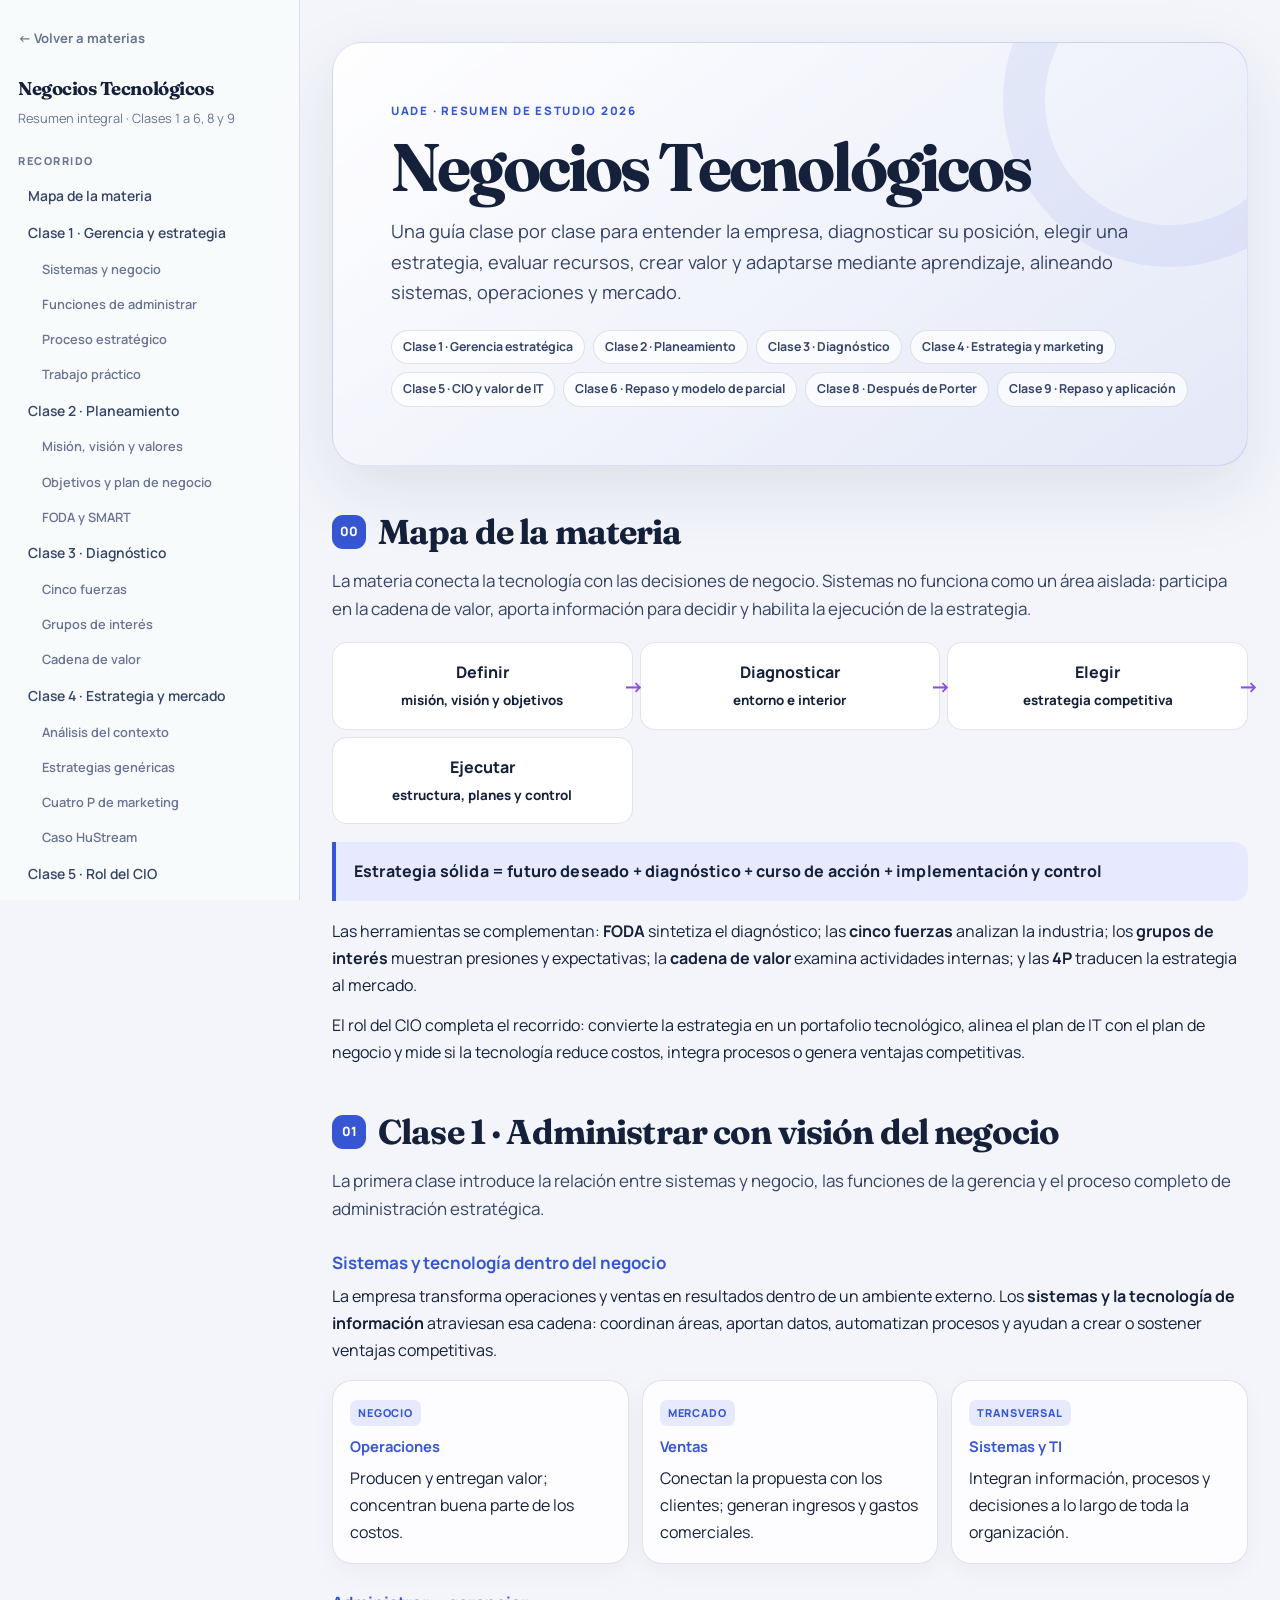
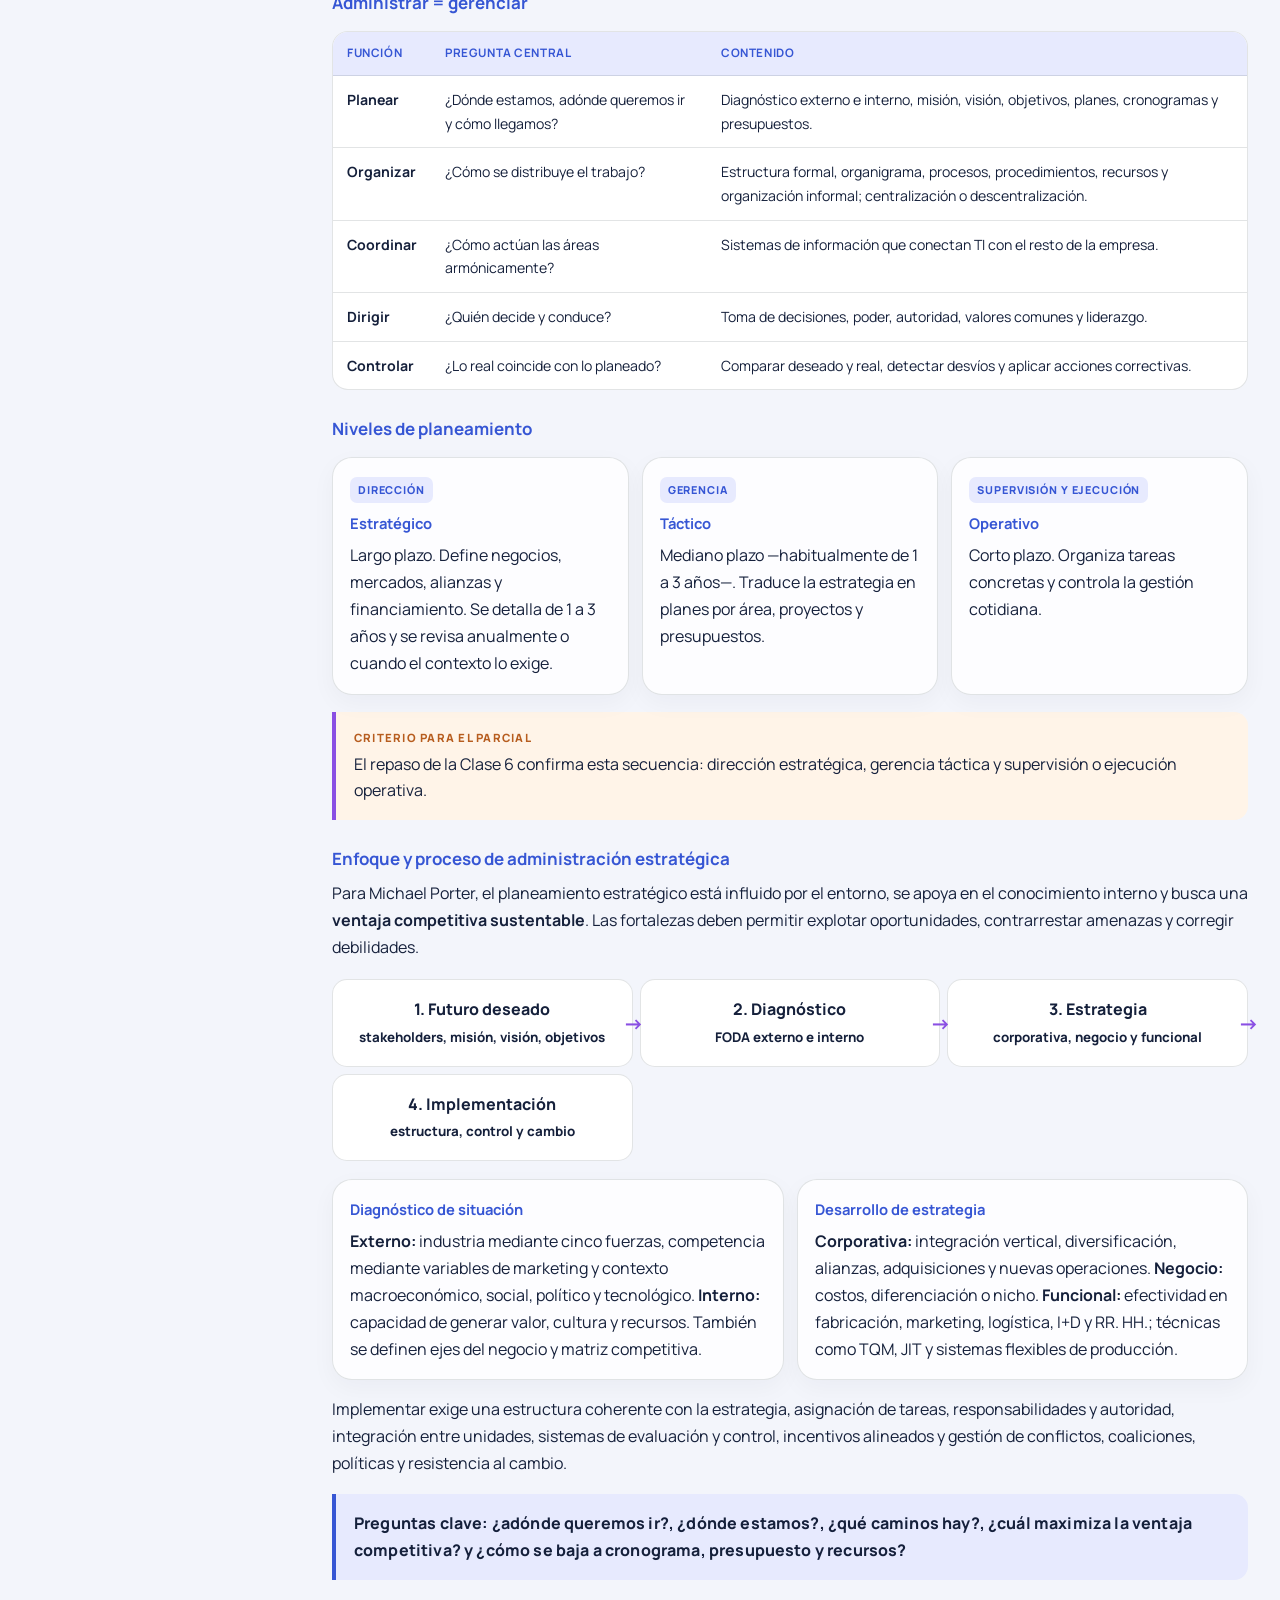
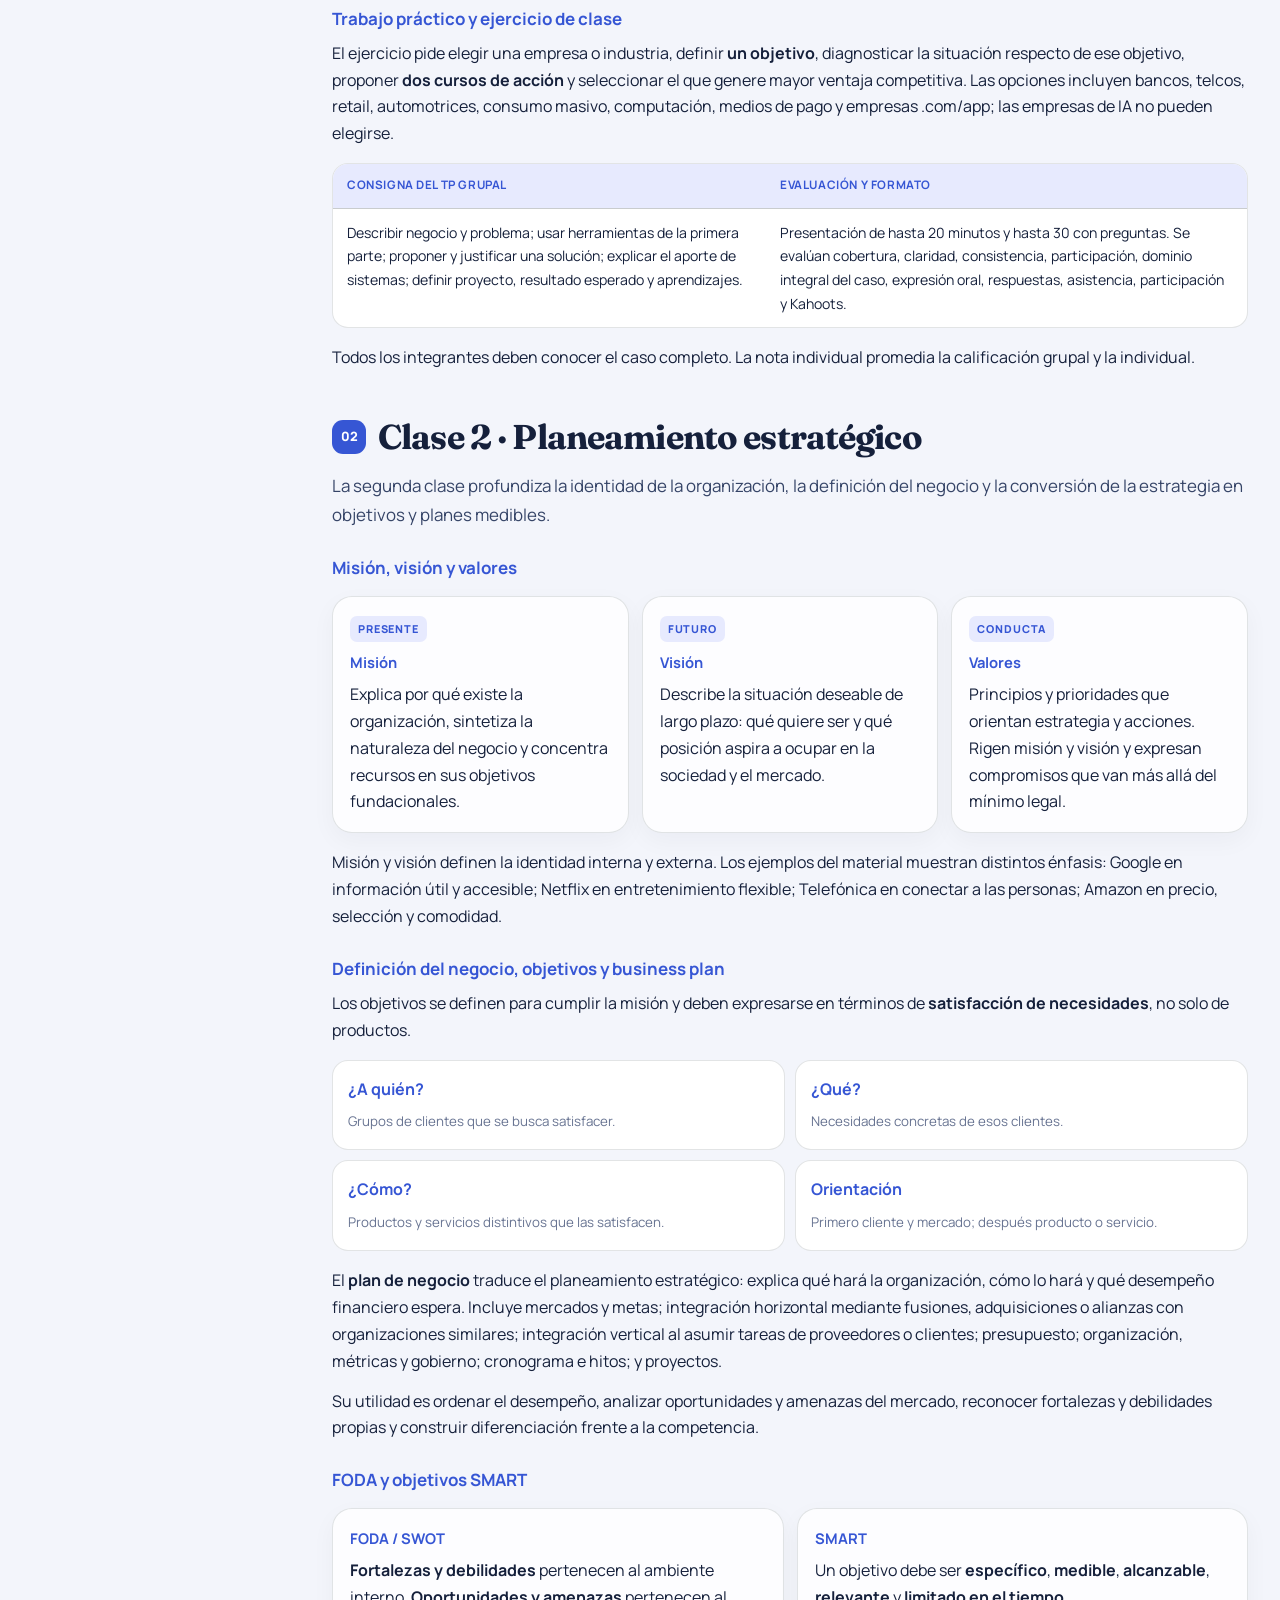
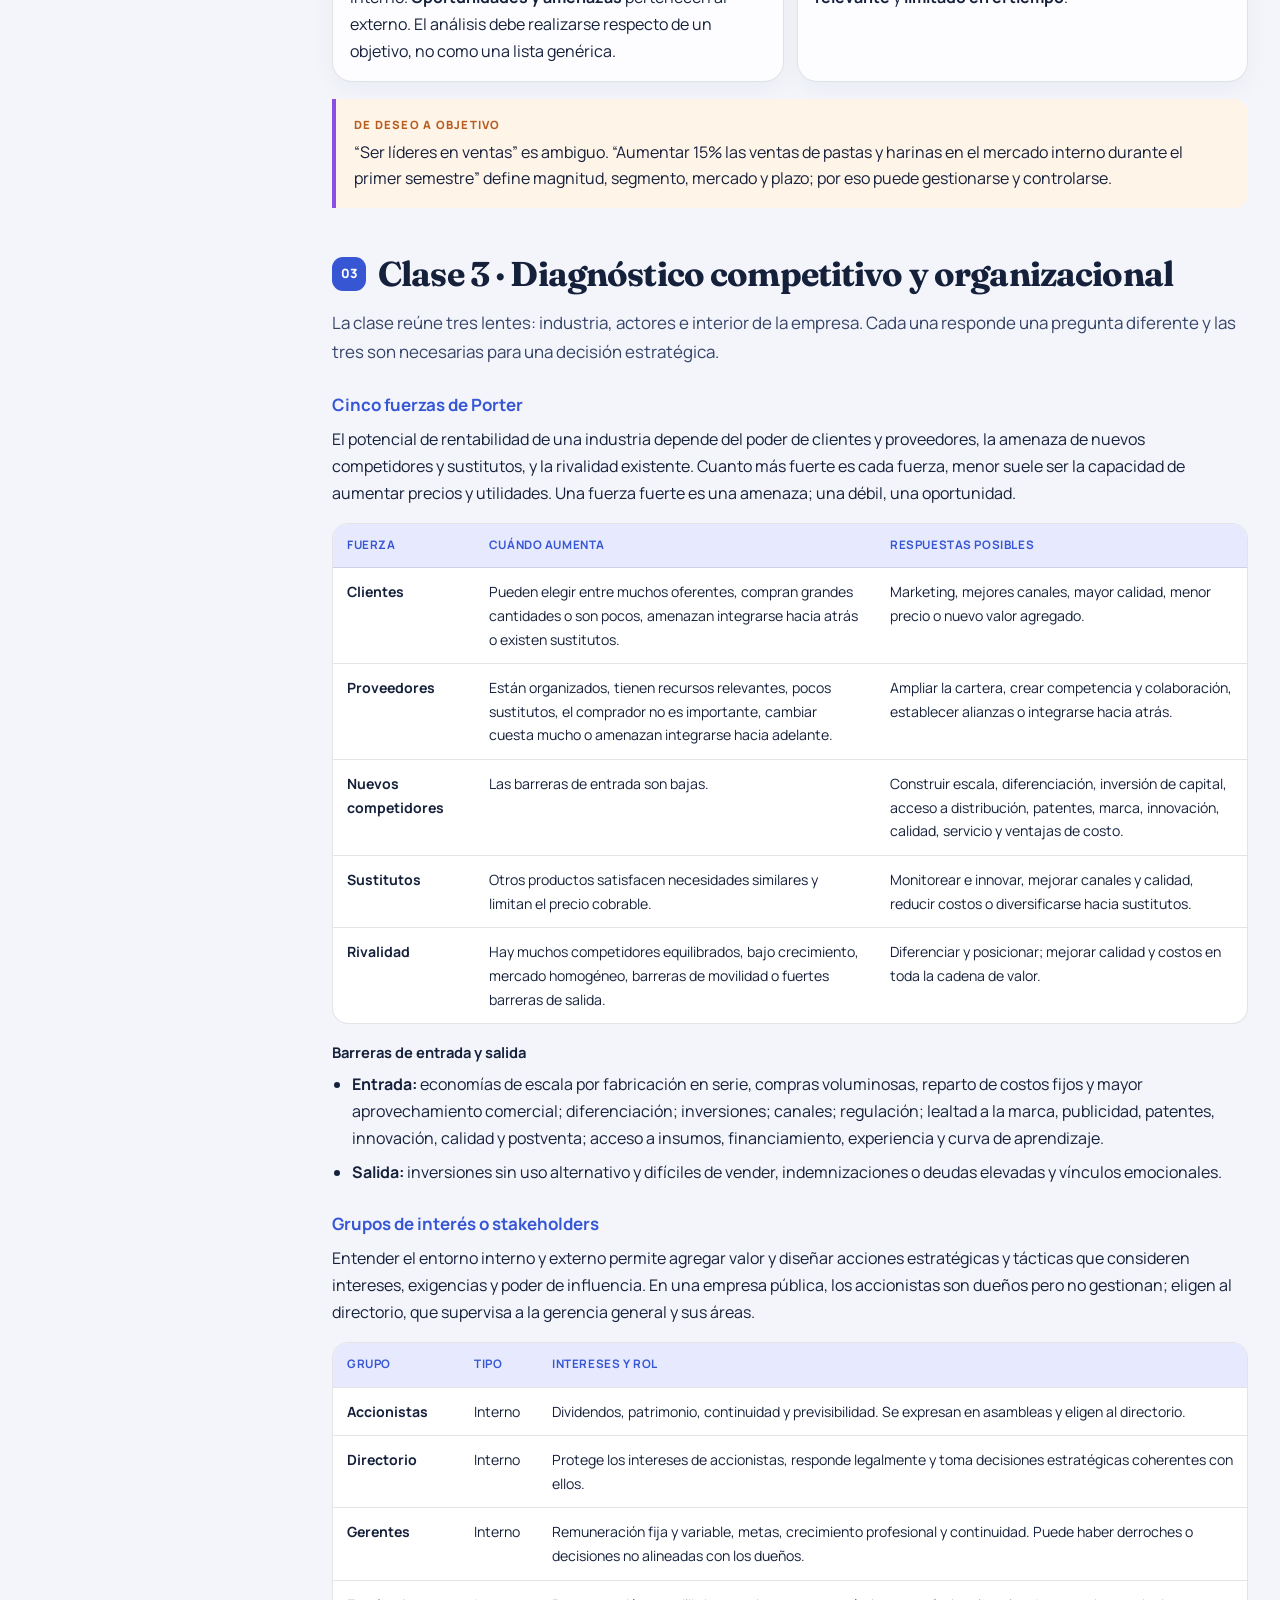
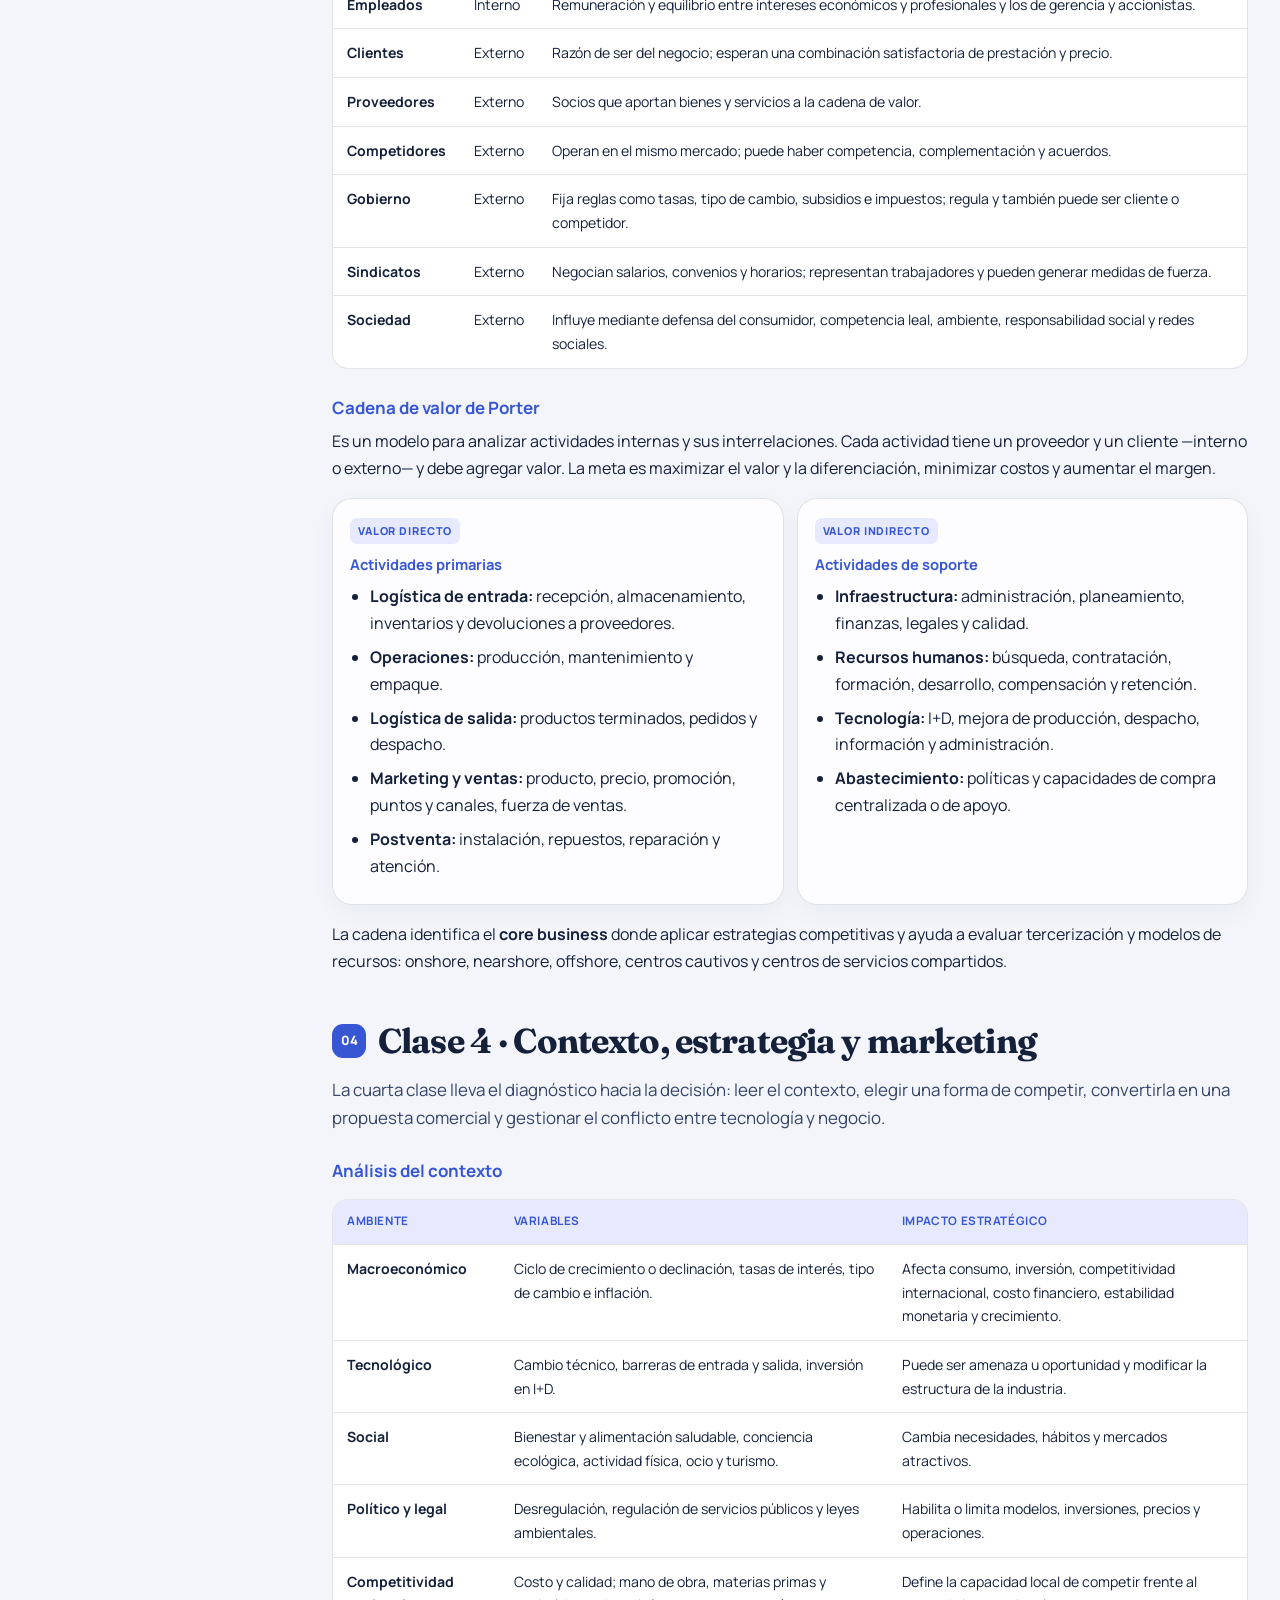
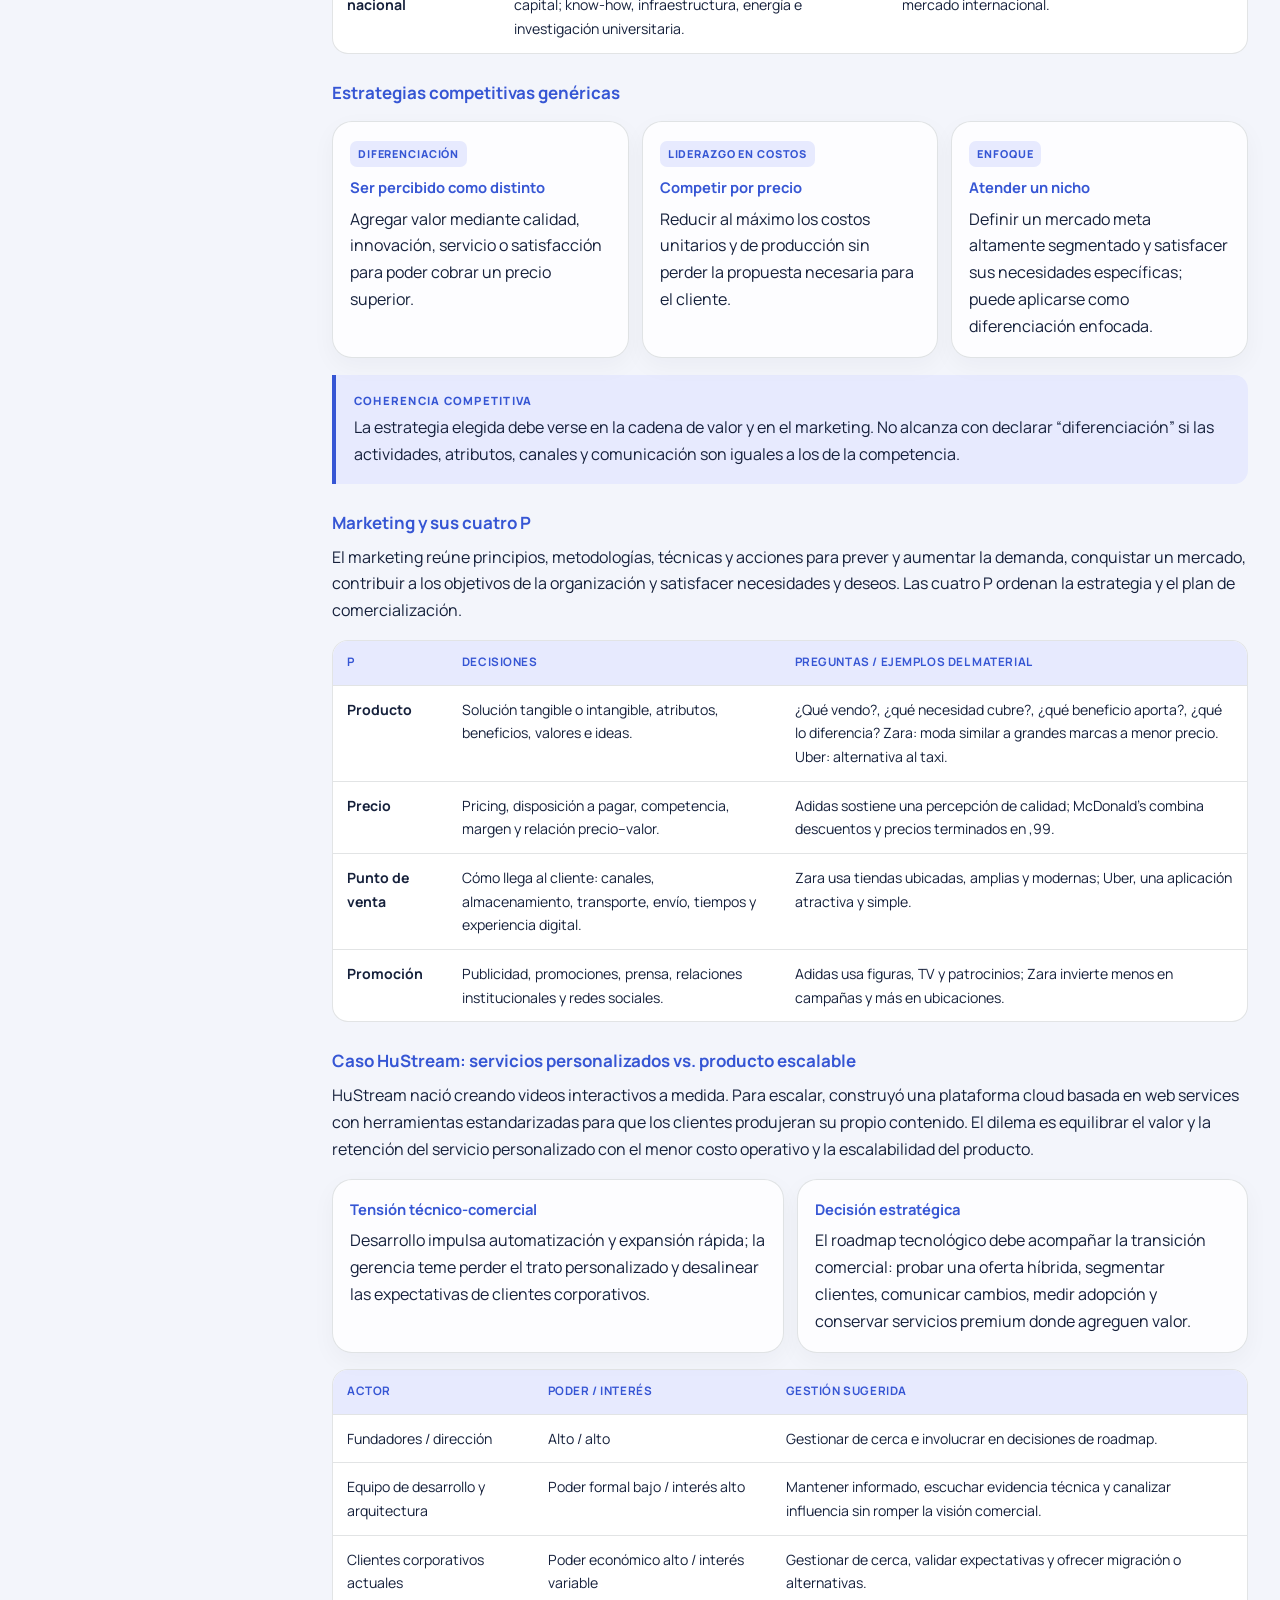
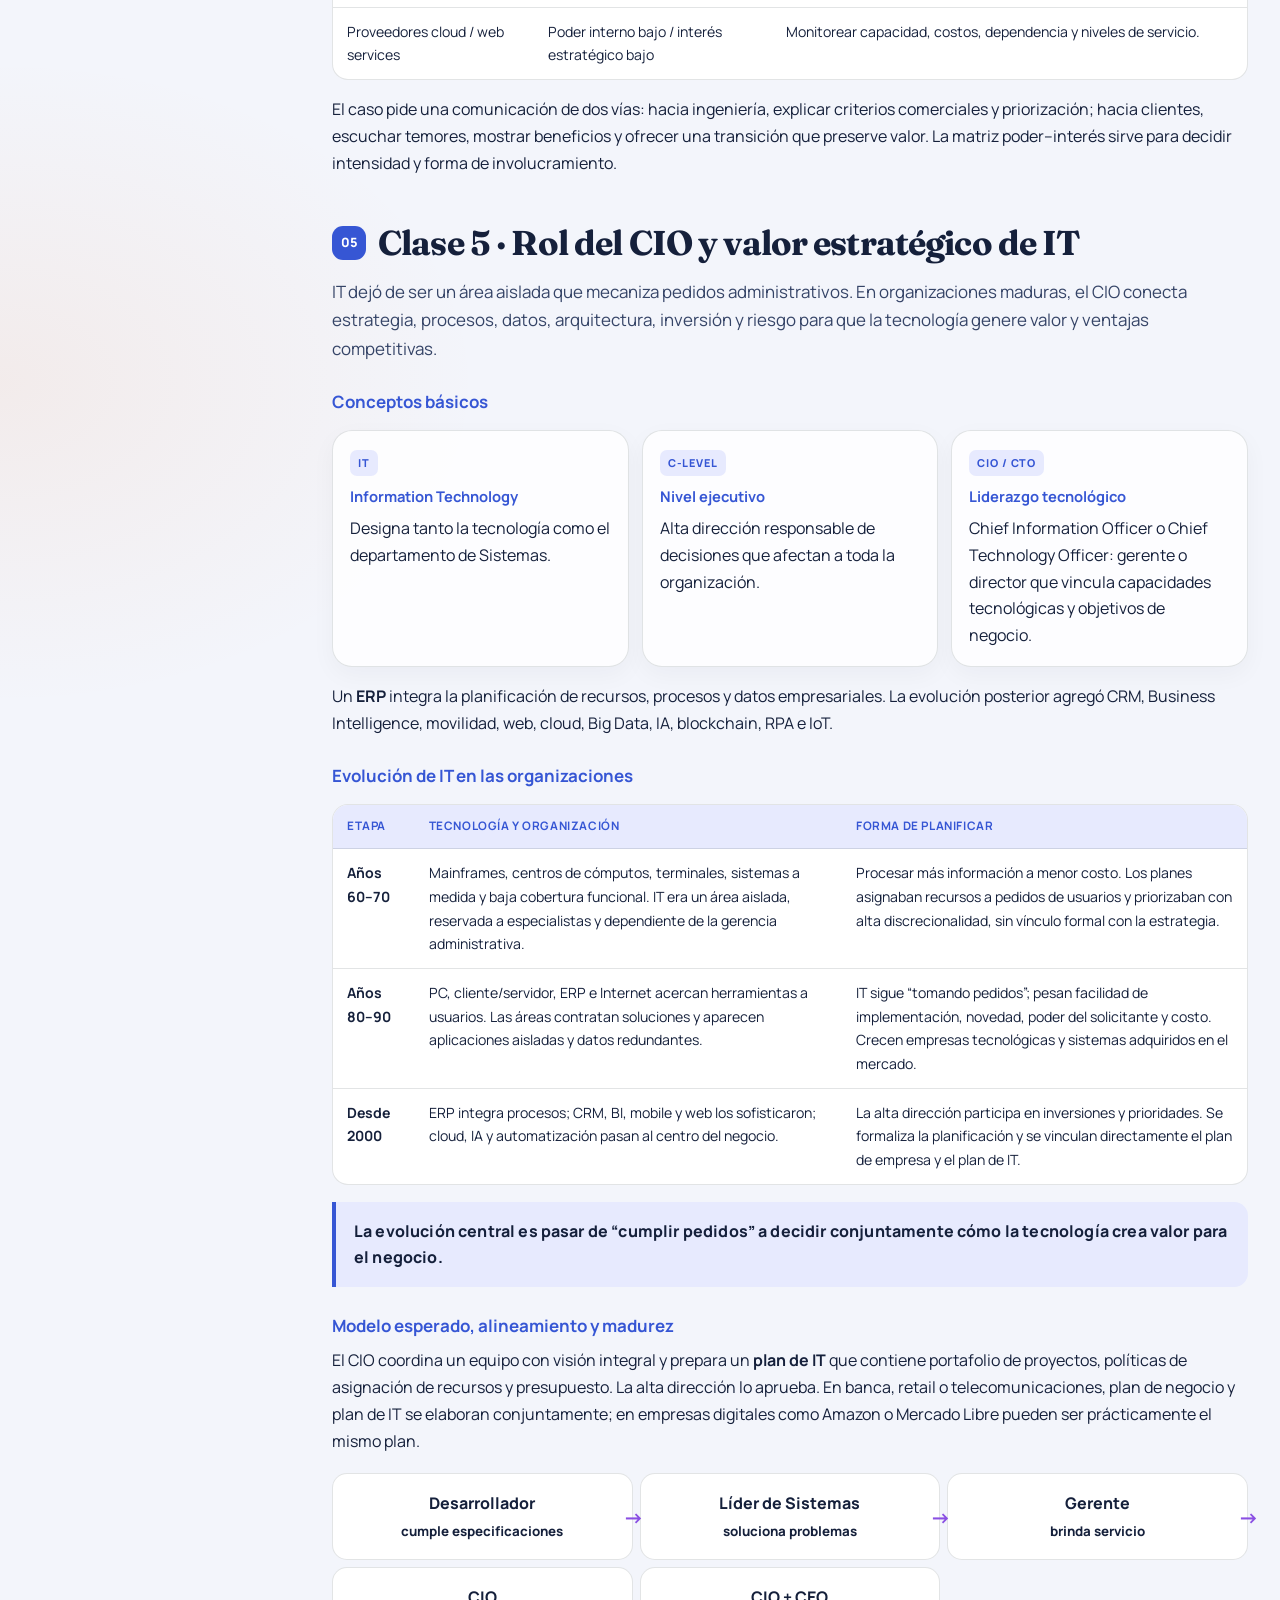
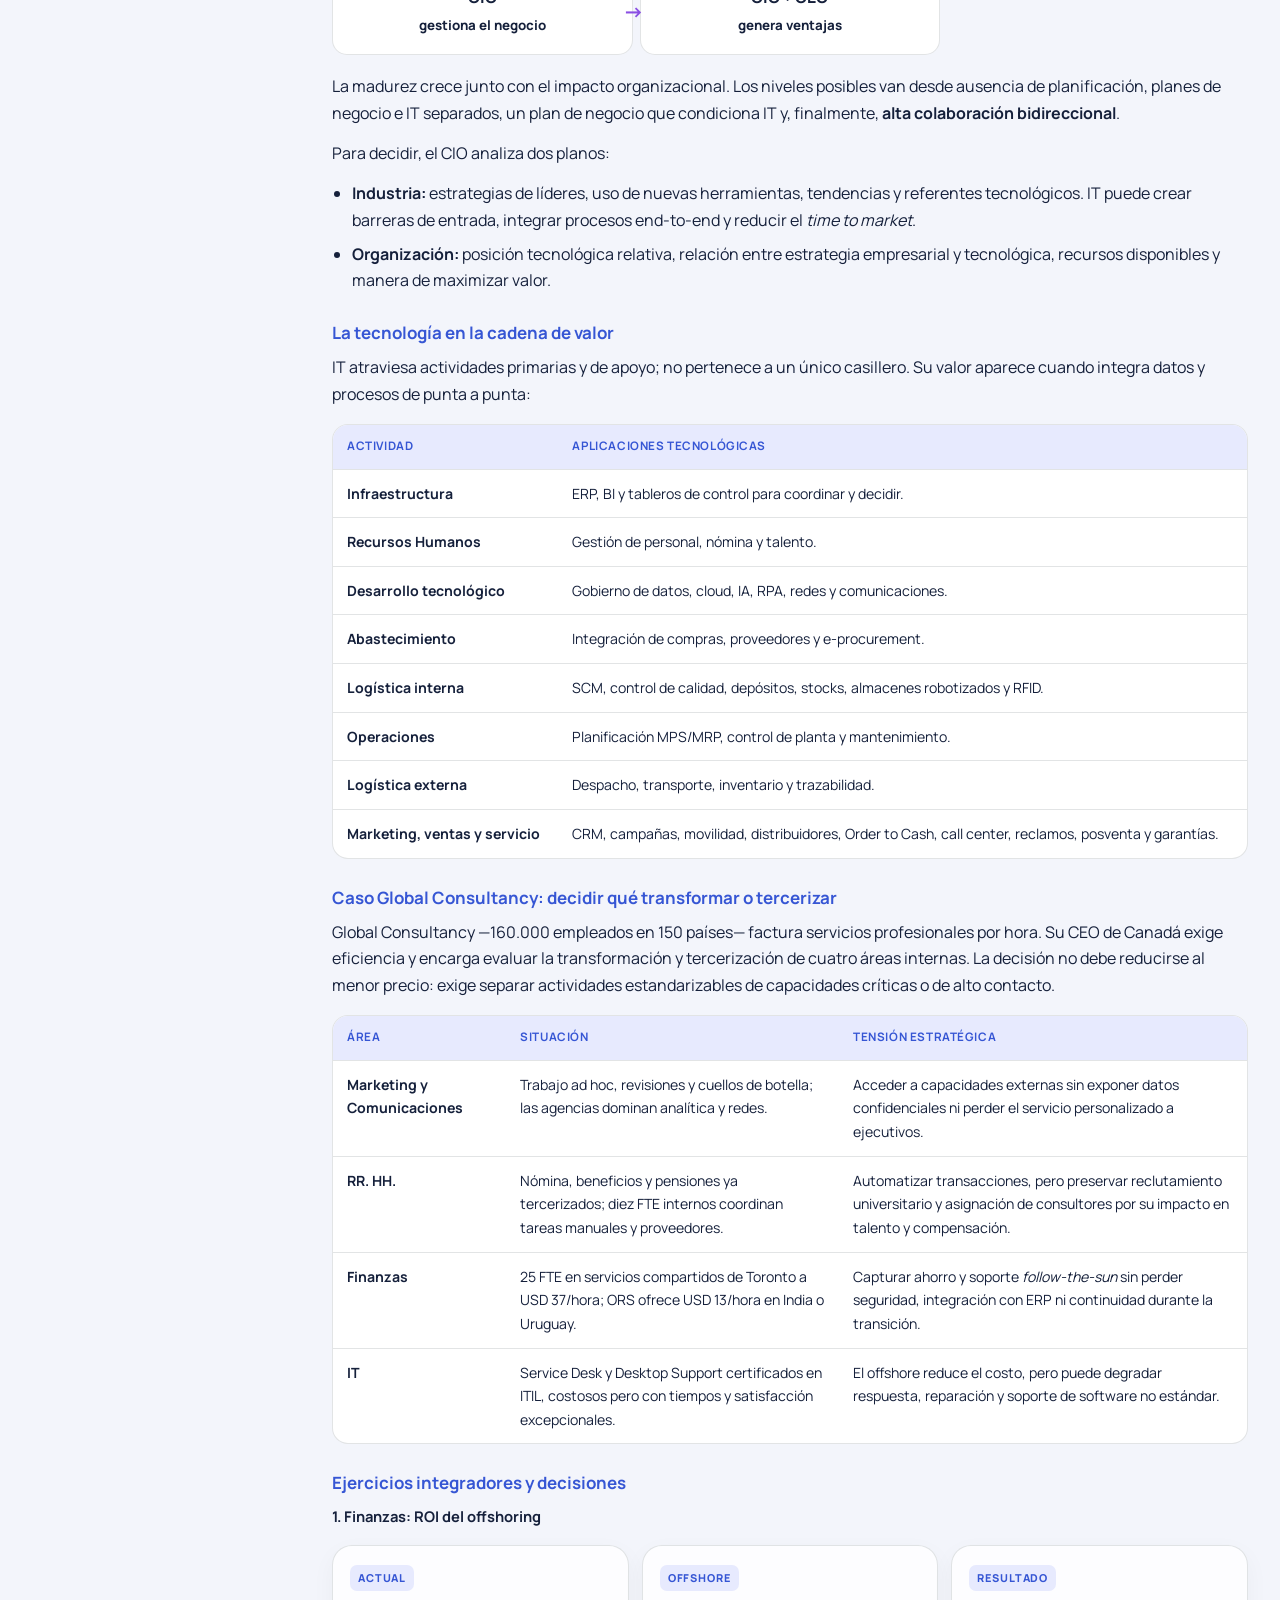
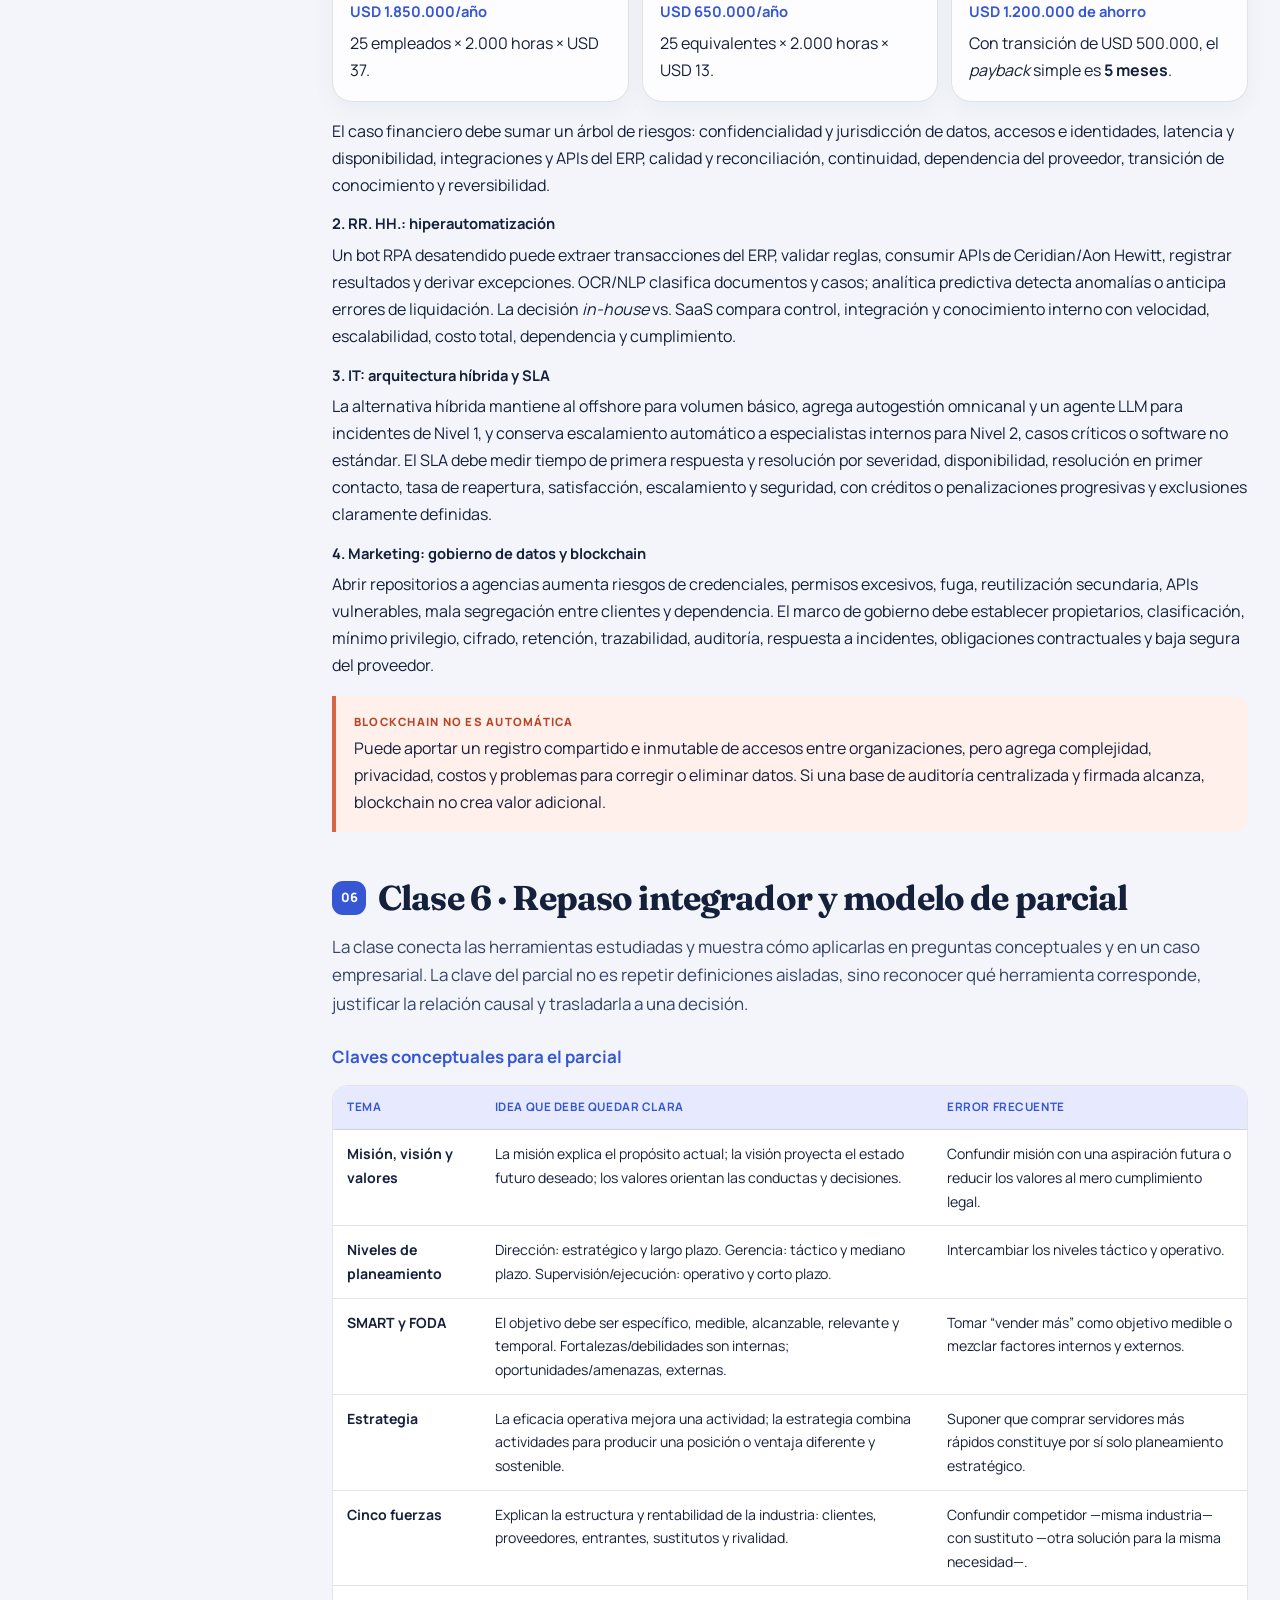
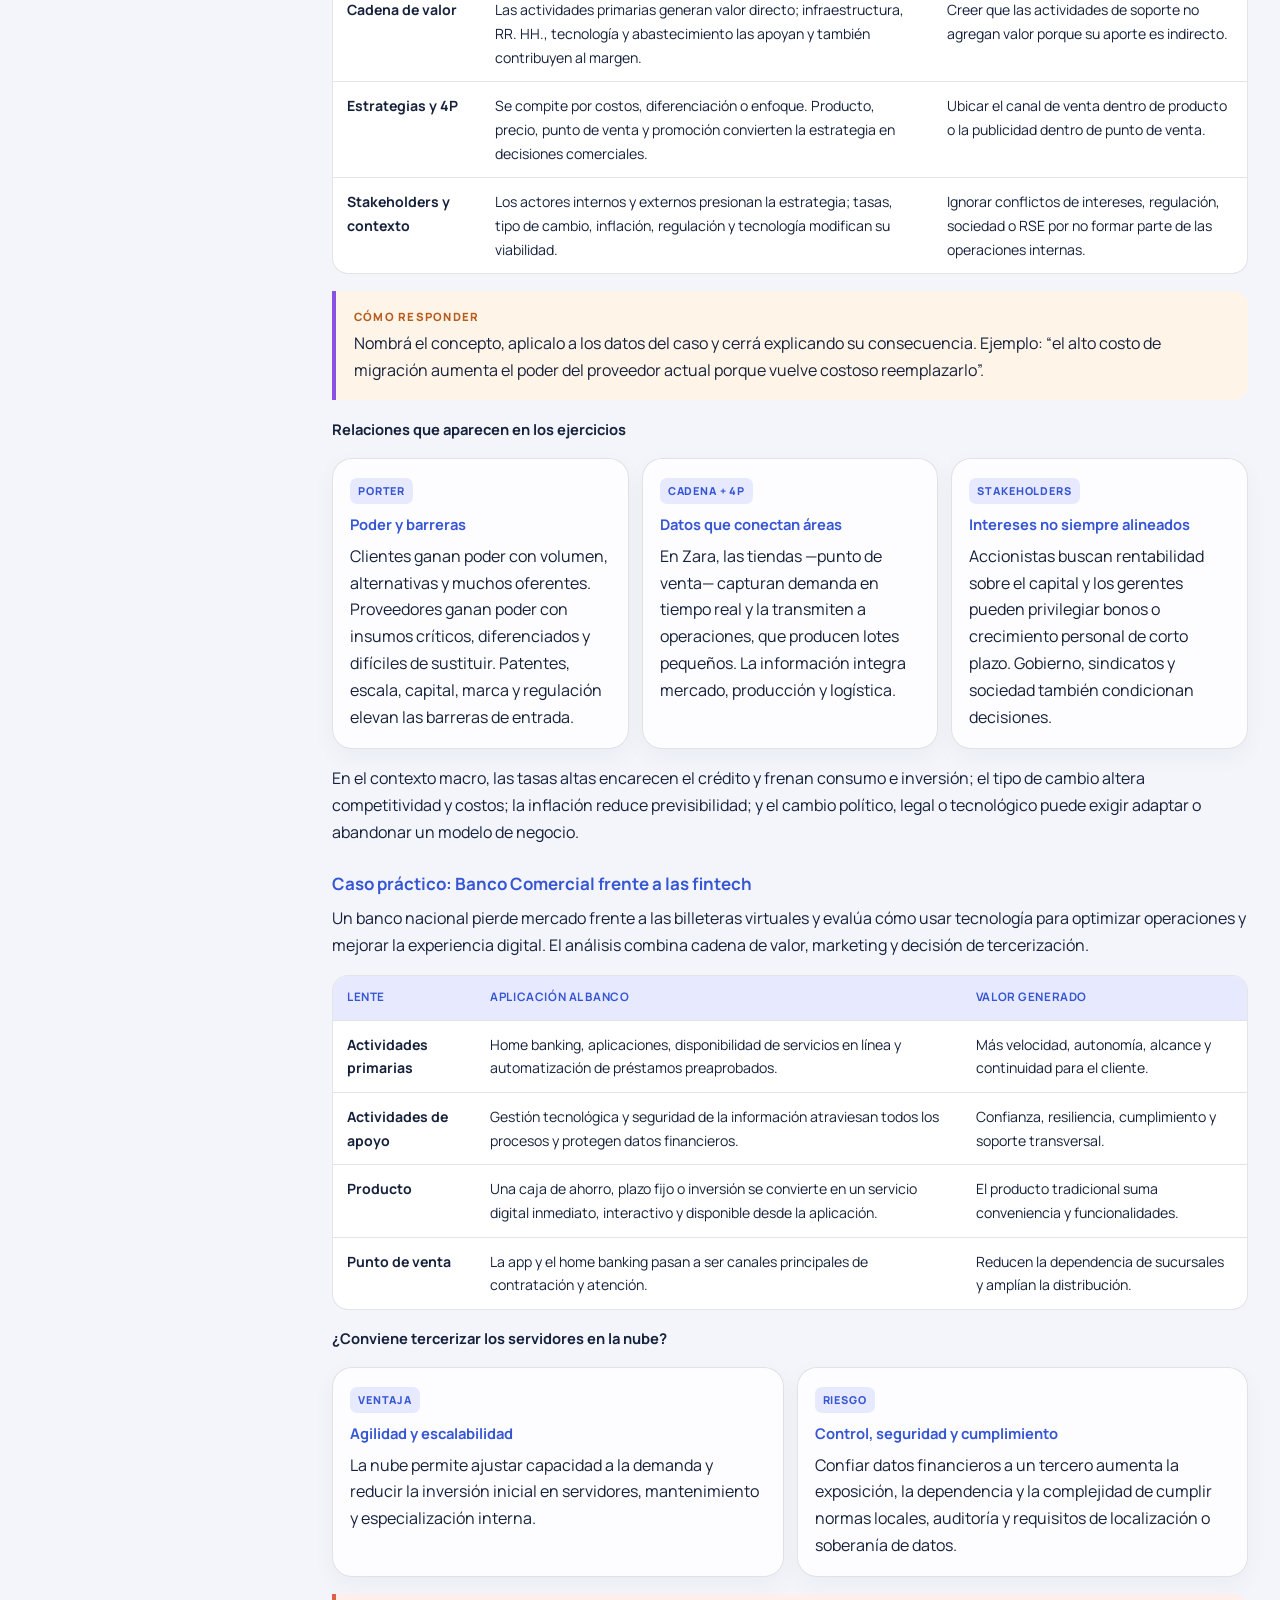
<file: Negocios Tecnológicos/Resumen_Negocios_Tecnologicos.html>
<!DOCTYPE html>
<html lang="es">
<head>
  <meta charset="UTF-8">
  <meta name="viewport" content="width=device-width, initial-scale=1">
  <link rel="icon" href="data:,">
  <meta name="description" content="Resumen integral de las clases 1 a 6, 8 y 9 de Negocios Tecnológicos — UADE 2026, con VRIO, océano rojo y azul, capacidades dinámicas, estrategia emergente y caso Ualá.">
  <title>Negocios Tecnológicos — Resumen clases 1 a 6, 8 y 9 | UADE</title>
  <link rel="preconnect" href="https://fonts.googleapis.com">
  <link rel="preconnect" href="https://fonts.gstatic.com" crossorigin>
  <link href="https://fonts.googleapis.com/css2?family=Fraunces:opsz,wght@9..144,600;9..144,700&family=Manrope:wght@400;500;600;700;800&display=swap" rel="stylesheet">
  <link rel="stylesheet" href="../assets/study.css">
</head>
<body class="theme-trends">
  <a class="skip" href="#contenido">Saltar al contenido</a>
  <div class="progress" aria-hidden="true"><span></span></div>
  <button class="menu-btn" id="menuBtn" type="button" aria-expanded="false" aria-controls="sidebar">Índice</button>
  <div class="backdrop" id="backdrop"></div>

  <div class="shell">
    <aside class="sidebar" id="sidebar" aria-label="Índice del resumen">
      <a class="home-link" href="../index.html">← Volver a materias</a>
      <p class="brand">Negocios Tecnológicos</p>
      <p class="brand-sub">Resumen integral · Clases 1 a 6, 8 y 9</p>
      <p class="toc-label">Recorrido</p>
      <nav>
        <ul class="toc">
          <li><a href="#mapa">Mapa de la materia</a></li>
          <li><a href="#clase-1">Clase 1 · Gerencia y estrategia</a></li>
          <li class="sub"><a href="#sistemas-negocio">Sistemas y negocio</a></li>
          <li class="sub"><a href="#administrar">Funciones de administrar</a></li>
          <li class="sub"><a href="#proceso-estrategico">Proceso estratégico</a></li>
          <li class="sub"><a href="#tp">Trabajo práctico</a></li>
          <li><a href="#clase-2">Clase 2 · Planeamiento</a></li>
          <li class="sub"><a href="#identidad">Misión, visión y valores</a></li>
          <li class="sub"><a href="#objetivos">Objetivos y plan de negocio</a></li>
          <li class="sub"><a href="#foda-smart">FODA y SMART</a></li>
          <li><a href="#clase-3">Clase 3 · Diagnóstico</a></li>
          <li class="sub"><a href="#porter">Cinco fuerzas</a></li>
          <li class="sub"><a href="#stakeholders">Grupos de interés</a></li>
          <li class="sub"><a href="#cadena">Cadena de valor</a></li>
          <li><a href="#clase-4">Clase 4 · Estrategia y mercado</a></li>
          <li class="sub"><a href="#contexto">Análisis del contexto</a></li>
          <li class="sub"><a href="#genericas">Estrategias genéricas</a></li>
          <li class="sub"><a href="#marketing">Cuatro P de marketing</a></li>
          <li class="sub"><a href="#hustream">Caso HuStream</a></li>
          <li><a href="#clase-5">Clase 5 · Rol del CIO</a></li>
          <li class="sub"><a href="#evolucion-it">Evolución de IT</a></li>
          <li class="sub"><a href="#alineamiento-it">Alineamiento y madurez</a></li>
          <li class="sub"><a href="#it-cadena">IT en la cadena de valor</a></li>
          <li class="sub"><a href="#global-consultancy">Caso Global Consultancy</a></li>
          <li class="sub"><a href="#ejercicios-clase-5">Ejercicios integradores</a></li>
          <li><a href="#clase-6">Clase 6 · Repaso y parcial</a></li>
          <li class="sub"><a href="#repaso-parcial">Claves para el parcial</a></li>
          <li class="sub"><a href="#caso-banco">Caso Banco vs. fintech</a></li>
          <li class="sub"><a href="#modelo-parcial">Modelo de parcial</a></li>
          <li><a href="#clase-8">Clase 8 · Después de Porter</a></li>
          <li class="sub"><a href="#rbv-vrio">RBV y VRIO</a></li>
          <li class="sub"><a href="#oceano-rojo">Océano rojo vs. azul</a></li>
          <li class="sub"><a href="#oceano-azul">Océano azul y ERIC</a></li>
          <li class="sub"><a href="#capacidades-dinamicas">Capacidades dinámicas</a></li>
          <li class="sub"><a href="#estrategia-emergente">Estrategia emergente</a></li>
          <li class="sub"><a href="#actividad-clase-8">Actividad de la clase 8</a></li>
          <li><a href="#clase-9">Clase 9 · Repaso y aplicación</a></li>
          <li class="sub"><a href="#vrio-clase-9">Justificar VRIO</a></li>
          <li class="sub"><a href="#oceanos-clase-9">Aplicar océano rojo y azul</a></li>
          <li class="sub"><a href="#adaptacion-clase-9">Adaptación y aprendizaje</a></li>
          <li class="sub"><a href="#caso-uala">Caso Ualá</a></li>
          <li class="sub"><a href="#ejercicio-post-porter">Actividad de la clase 9</a></li>
          <li><a href="#integracion">Integración para casos</a></li>
          <li><a href="#repaso">Repaso activo</a></li>
        </ul>
      </nav>
    </aside>

    <main id="contenido">
      <div class="content">
        <header class="hero">
          <span class="eyebrow">UADE · Resumen de estudio 2026</span>
          <h1>Negocios Tecnológicos</h1>
          <p>Una guía clase por clase para entender la empresa, diagnosticar su posición, elegir una estrategia, evaluar recursos, crear valor y adaptarse mediante aprendizaje, alineando sistemas, operaciones y mercado.</p>
          <div class="meta">
            <span class="chip">Clase 1 · Gerencia estratégica</span>
            <span class="chip">Clase 2 · Planeamiento</span>
            <span class="chip">Clase 3 · Diagnóstico</span>
            <span class="chip">Clase 4 · Estrategia y marketing</span>
            <span class="chip">Clase 5 · CIO y valor de IT</span>
            <span class="chip">Clase 6 · Repaso y modelo de parcial</span>
            <span class="chip">Clase 8 · Después de Porter</span>
            <span class="chip">Clase 9 · Repaso y aplicación</span>
          </div>
        </header>

        <section id="mapa">
          <div class="section-head"><span class="section-no">00</span><h2>Mapa de la materia</h2></div>
          <p class="lead">La materia conecta la tecnología con las decisiones de negocio. Sistemas no funciona como un área aislada: participa en la cadena de valor, aporta información para decidir y habilita la ejecución de la estrategia.</p>
          <div class="flow" aria-label="Secuencia de análisis y gestión">
            <div class="flow-step">Definir<br><small>misión, visión y objetivos</small></div>
            <div class="flow-step">Diagnosticar<br><small>entorno e interior</small></div>
            <div class="flow-step">Elegir<br><small>estrategia competitiva</small></div>
            <div class="flow-step">Ejecutar<br><small>estructura, planes y control</small></div>
          </div>
          <div class="formula">Estrategia sólida = futuro deseado + diagnóstico + curso de acción + implementación y control</div>
          <p>Las herramientas se complementan: <strong>FODA</strong> sintetiza el diagnóstico; las <strong>cinco fuerzas</strong> analizan la industria; los <strong>grupos de interés</strong> muestran presiones y expectativas; la <strong>cadena de valor</strong> examina actividades internas; y las <strong>4P</strong> traducen la estrategia al mercado.</p>
          <p>El rol del CIO completa el recorrido: convierte la estrategia en un portafolio tecnológico, alinea el plan de IT con el plan de negocio y mide si la tecnología reduce costos, integra procesos o genera ventajas competitivas.</p>
        </section>

        <section id="clase-1">
          <div class="section-head"><span class="section-no">01</span><h2>Clase 1 · Administrar con visión del negocio</h2></div>
          <p class="lead">La primera clase introduce la relación entre sistemas y negocio, las funciones de la gerencia y el proceso completo de administración estratégica.</p>

          <h3 id="sistemas-negocio">Sistemas y tecnología dentro del negocio</h3>
          <p>La empresa transforma operaciones y ventas en resultados dentro de un ambiente externo. Los <strong>sistemas y la tecnología de información</strong> atraviesan esa cadena: coordinan áreas, aportan datos, automatizan procesos y ayudan a crear o sostener ventajas competitivas.</p>
          <div class="cards three">
            <article class="card"><span class="tag">Negocio</span><h4>Operaciones</h4><p>Producen y entregan valor; concentran buena parte de los costos.</p></article>
            <article class="card"><span class="tag">Mercado</span><h4>Ventas</h4><p>Conectan la propuesta con los clientes; generan ingresos y gastos comerciales.</p></article>
            <article class="card"><span class="tag">Transversal</span><h4>Sistemas y TI</h4><p>Integran información, procesos y decisiones a lo largo de toda la organización.</p></article>
          </div>

          <h3 id="administrar">Administrar = gerenciar</h3>
          <div class="table-wrap">
            <table>
              <thead><tr><th>Función</th><th>Pregunta central</th><th>Contenido</th></tr></thead>
              <tbody>
                <tr><td><strong>Planear</strong></td><td>¿Dónde estamos, adónde queremos ir y cómo llegamos?</td><td>Diagnóstico externo e interno, misión, visión, objetivos, planes, cronogramas y presupuestos.</td></tr>
                <tr><td><strong>Organizar</strong></td><td>¿Cómo se distribuye el trabajo?</td><td>Estructura formal, organigrama, procesos, procedimientos, recursos y organización informal; centralización o descentralización.</td></tr>
                <tr><td><strong>Coordinar</strong></td><td>¿Cómo actúan las áreas armónicamente?</td><td>Sistemas de información que conectan TI con el resto de la empresa.</td></tr>
                <tr><td><strong>Dirigir</strong></td><td>¿Quién decide y conduce?</td><td>Toma de decisiones, poder, autoridad, valores comunes y liderazgo.</td></tr>
                <tr><td><strong>Controlar</strong></td><td>¿Lo real coincide con lo planeado?</td><td>Comparar deseado y real, detectar desvíos y aplicar acciones correctivas.</td></tr>
              </tbody>
            </table>
          </div>

          <h3>Niveles de planeamiento</h3>
          <div class="cards three">
            <article class="card"><span class="tag">Dirección</span><h4>Estratégico</h4><p>Largo plazo. Define negocios, mercados, alianzas y financiamiento. Se detalla de 1 a 3 años y se revisa anualmente o cuando el contexto lo exige.</p></article>
            <article class="card"><span class="tag">Gerencia</span><h4>Táctico</h4><p>Mediano plazo —habitualmente de 1 a 3 años—. Traduce la estrategia en planes por área, proyectos y presupuestos.</p></article>
            <article class="card"><span class="tag">Supervisión y ejecución</span><h4>Operativo</h4><p>Corto plazo. Organiza tareas concretas y controla la gestión cotidiana.</p></article>
          </div>
          <div class="callout tip"><span class="callout-title">Criterio para el parcial</span>El repaso de la Clase 6 confirma esta secuencia: dirección estratégica, gerencia táctica y supervisión o ejecución operativa.</div>

          <h3 id="proceso-estrategico">Enfoque y proceso de administración estratégica</h3>
          <p>Para Michael Porter, el planeamiento estratégico está influido por el entorno, se apoya en el conocimiento interno y busca una <strong>ventaja competitiva sustentable</strong>. Las fortalezas deben permitir explotar oportunidades, contrarrestar amenazas y corregir debilidades.</p>
          <div class="flow">
            <div class="flow-step">1. Futuro deseado<br><small>stakeholders, misión, visión, objetivos</small></div>
            <div class="flow-step">2. Diagnóstico<br><small>FODA externo e interno</small></div>
            <div class="flow-step">3. Estrategia<br><small>corporativa, negocio y funcional</small></div>
            <div class="flow-step">4. Implementación<br><small>estructura, control y cambio</small></div>
          </div>
          <div class="cards">
            <article class="card">
              <h4>Diagnóstico de situación</h4>
              <p><strong>Externo:</strong> industria mediante cinco fuerzas, competencia mediante variables de marketing y contexto macroeconómico, social, político y tecnológico. <strong>Interno:</strong> capacidad de generar valor, cultura y recursos. También se definen ejes del negocio y matriz competitiva.</p>
            </article>
            <article class="card">
              <h4>Desarrollo de estrategia</h4>
              <p><strong>Corporativa:</strong> integración vertical, diversificación, alianzas, adquisiciones y nuevas operaciones. <strong>Negocio:</strong> costos, diferenciación o nicho. <strong>Funcional:</strong> efectividad en fabricación, marketing, logística, I+D y RR. HH.; técnicas como TQM, JIT y sistemas flexibles de producción.</p>
            </article>
          </div>
          <p>Implementar exige una estructura coherente con la estrategia, asignación de tareas, responsabilidades y autoridad, integración entre unidades, sistemas de evaluación y control, incentivos alineados y gestión de conflictos, coaliciones, políticas y resistencia al cambio.</p>
          <div class="formula">Preguntas clave: ¿adónde queremos ir?, ¿dónde estamos?, ¿qué caminos hay?, ¿cuál maximiza la ventaja competitiva? y ¿cómo se baja a cronograma, presupuesto y recursos?</div>

          <h3 id="tp">Trabajo práctico y ejercicio de clase</h3>
          <p>El ejercicio pide elegir una empresa o industria, definir <strong>un objetivo</strong>, diagnosticar la situación respecto de ese objetivo, proponer <strong>dos cursos de acción</strong> y seleccionar el que genere mayor ventaja competitiva. Las opciones incluyen bancos, telcos, retail, automotrices, consumo masivo, computación, medios de pago y empresas .com/app; las empresas de IA no pueden elegirse.</p>
          <div class="table-wrap">
            <table>
              <thead><tr><th>Consigna del TP grupal</th><th>Evaluación y formato</th></tr></thead>
              <tbody>
                <tr><td>Describir negocio y problema; usar herramientas de la primera parte; proponer y justificar una solución; explicar el aporte de sistemas; definir proyecto, resultado esperado y aprendizajes.</td><td>Presentación de hasta 20 minutos y hasta 30 con preguntas. Se evalúan cobertura, claridad, consistencia, participación, dominio integral del caso, expresión oral, respuestas, asistencia, participación y Kahoots.</td></tr>
              </tbody>
            </table>
          </div>
          <p>Todos los integrantes deben conocer el caso completo. La nota individual promedia la calificación grupal y la individual.</p>
        </section>

        <section id="clase-2">
          <div class="section-head"><span class="section-no">02</span><h2>Clase 2 · Planeamiento estratégico</h2></div>
          <p class="lead">La segunda clase profundiza la identidad de la organización, la definición del negocio y la conversión de la estrategia en objetivos y planes medibles.</p>

          <h3 id="identidad">Misión, visión y valores</h3>
          <div class="cards three">
            <article class="card"><span class="tag">Presente</span><h4>Misión</h4><p>Explica por qué existe la organización, sintetiza la naturaleza del negocio y concentra recursos en sus objetivos fundacionales.</p></article>
            <article class="card"><span class="tag">Futuro</span><h4>Visión</h4><p>Describe la situación deseable de largo plazo: qué quiere ser y qué posición aspira a ocupar en la sociedad y el mercado.</p></article>
            <article class="card"><span class="tag">Conducta</span><h4>Valores</h4><p>Principios y prioridades que orientan estrategia y acciones. Rigen misión y visión y expresan compromisos que van más allá del mínimo legal.</p></article>
          </div>
          <p>Misión y visión definen la identidad interna y externa. Los ejemplos del material muestran distintos énfasis: Google en información útil y accesible; Netflix en entretenimiento flexible; Telefónica en conectar a las personas; Amazon en precio, selección y comodidad.</p>

          <h3 id="objetivos">Definición del negocio, objetivos y business plan</h3>
          <p>Los objetivos se definen para cumplir la misión y deben expresarse en términos de <strong>satisfacción de necesidades</strong>, no solo de productos.</p>
          <div class="matrix">
            <div><strong>¿A quién?</strong><small>Grupos de clientes que se busca satisfacer.</small></div>
            <div><strong>¿Qué?</strong><small>Necesidades concretas de esos clientes.</small></div>
            <div><strong>¿Cómo?</strong><small>Productos y servicios distintivos que las satisfacen.</small></div>
            <div><strong>Orientación</strong><small>Primero cliente y mercado; después producto o servicio.</small></div>
          </div>
          <p>El <strong>plan de negocio</strong> traduce el planeamiento estratégico: explica qué hará la organización, cómo lo hará y qué desempeño financiero espera. Incluye mercados y metas; integración horizontal mediante fusiones, adquisiciones o alianzas con organizaciones similares; integración vertical al asumir tareas de proveedores o clientes; presupuesto; organización, métricas y gobierno; cronograma e hitos; y proyectos.</p>
          <p>Su utilidad es ordenar el desempeño, analizar oportunidades y amenazas del mercado, reconocer fortalezas y debilidades propias y construir diferenciación frente a la competencia.</p>

          <h3 id="foda-smart">FODA y objetivos SMART</h3>
          <div class="cards">
            <article class="card"><h4>FODA / SWOT</h4><p><strong>Fortalezas y debilidades</strong> pertenecen al ambiente interno. <strong>Oportunidades y amenazas</strong> pertenecen al externo. El análisis debe realizarse respecto de un objetivo, no como una lista genérica.</p></article>
            <article class="card"><h4>SMART</h4><p>Un objetivo debe ser <strong>específico</strong>, <strong>medible</strong>, <strong>alcanzable</strong>, <strong>relevante</strong> y <strong>limitado en el tiempo</strong>.</p></article>
          </div>
          <div class="callout tip"><span class="callout-title">De deseo a objetivo</span>“Ser líderes en ventas” es ambiguo. “Aumentar 15% las ventas de pastas y harinas en el mercado interno durante el primer semestre” define magnitud, segmento, mercado y plazo; por eso puede gestionarse y controlarse.</div>
        </section>

        <section id="clase-3">
          <div class="section-head"><span class="section-no">03</span><h2>Clase 3 · Diagnóstico competitivo y organizacional</h2></div>
          <p class="lead">La clase reúne tres lentes: industria, actores e interior de la empresa. Cada una responde una pregunta diferente y las tres son necesarias para una decisión estratégica.</p>

          <h3 id="porter">Cinco fuerzas de Porter</h3>
          <p>El potencial de rentabilidad de una industria depende del poder de clientes y proveedores, la amenaza de nuevos competidores y sustitutos, y la rivalidad existente. Cuanto más fuerte es cada fuerza, menor suele ser la capacidad de aumentar precios y utilidades. Una fuerza fuerte es una amenaza; una débil, una oportunidad.</p>
          <div class="table-wrap">
            <table>
              <thead><tr><th>Fuerza</th><th>Cuándo aumenta</th><th>Respuestas posibles</th></tr></thead>
              <tbody>
                <tr><td><strong>Clientes</strong></td><td>Pueden elegir entre muchos oferentes, compran grandes cantidades o son pocos, amenazan integrarse hacia atrás o existen sustitutos.</td><td>Marketing, mejores canales, mayor calidad, menor precio o nuevo valor agregado.</td></tr>
                <tr><td><strong>Proveedores</strong></td><td>Están organizados, tienen recursos relevantes, pocos sustitutos, el comprador no es importante, cambiar cuesta mucho o amenazan integrarse hacia adelante.</td><td>Ampliar la cartera, crear competencia y colaboración, establecer alianzas o integrarse hacia atrás.</td></tr>
                <tr><td><strong>Nuevos competidores</strong></td><td>Las barreras de entrada son bajas.</td><td>Construir escala, diferenciación, inversión de capital, acceso a distribución, patentes, marca, innovación, calidad, servicio y ventajas de costo.</td></tr>
                <tr><td><strong>Sustitutos</strong></td><td>Otros productos satisfacen necesidades similares y limitan el precio cobrable.</td><td>Monitorear e innovar, mejorar canales y calidad, reducir costos o diversificarse hacia sustitutos.</td></tr>
                <tr><td><strong>Rivalidad</strong></td><td>Hay muchos competidores equilibrados, bajo crecimiento, mercado homogéneo, barreras de movilidad o fuertes barreras de salida.</td><td>Diferenciar y posicionar; mejorar calidad y costos en toda la cadena de valor.</td></tr>
              </tbody>
            </table>
          </div>
          <h4>Barreras de entrada y salida</h4>
          <ul>
            <li><strong>Entrada:</strong> economías de escala por fabricación en serie, compras voluminosas, reparto de costos fijos y mayor aprovechamiento comercial; diferenciación; inversiones; canales; regulación; lealtad a la marca, publicidad, patentes, innovación, calidad y postventa; acceso a insumos, financiamiento, experiencia y curva de aprendizaje.</li>
            <li><strong>Salida:</strong> inversiones sin uso alternativo y difíciles de vender, indemnizaciones o deudas elevadas y vínculos emocionales.</li>
          </ul>

          <h3 id="stakeholders">Grupos de interés o stakeholders</h3>
          <p>Entender el entorno interno y externo permite agregar valor y diseñar acciones estratégicas y tácticas que consideren intereses, exigencias y poder de influencia. En una empresa pública, los accionistas son dueños pero no gestionan; eligen al directorio, que supervisa a la gerencia general y sus áreas.</p>
          <div class="table-wrap">
            <table>
              <thead><tr><th>Grupo</th><th>Tipo</th><th>Intereses y rol</th></tr></thead>
              <tbody>
                <tr><td><strong>Accionistas</strong></td><td>Interno</td><td>Dividendos, patrimonio, continuidad y previsibilidad. Se expresan en asambleas y eligen al directorio.</td></tr>
                <tr><td><strong>Directorio</strong></td><td>Interno</td><td>Protege los intereses de accionistas, responde legalmente y toma decisiones estratégicas coherentes con ellos.</td></tr>
                <tr><td><strong>Gerentes</strong></td><td>Interno</td><td>Remuneración fija y variable, metas, crecimiento profesional y continuidad. Puede haber derroches o decisiones no alineadas con los dueños.</td></tr>
                <tr><td><strong>Empleados</strong></td><td>Interno</td><td>Remuneración y equilibrio entre intereses económicos y profesionales y los de gerencia y accionistas.</td></tr>
                <tr><td><strong>Clientes</strong></td><td>Externo</td><td>Razón de ser del negocio; esperan una combinación satisfactoria de prestación y precio.</td></tr>
                <tr><td><strong>Proveedores</strong></td><td>Externo</td><td>Socios que aportan bienes y servicios a la cadena de valor.</td></tr>
                <tr><td><strong>Competidores</strong></td><td>Externo</td><td>Operan en el mismo mercado; puede haber competencia, complementación y acuerdos.</td></tr>
                <tr><td><strong>Gobierno</strong></td><td>Externo</td><td>Fija reglas como tasas, tipo de cambio, subsidios e impuestos; regula y también puede ser cliente o competidor.</td></tr>
                <tr><td><strong>Sindicatos</strong></td><td>Externo</td><td>Negocian salarios, convenios y horarios; representan trabajadores y pueden generar medidas de fuerza.</td></tr>
                <tr><td><strong>Sociedad</strong></td><td>Externo</td><td>Influye mediante defensa del consumidor, competencia leal, ambiente, responsabilidad social y redes sociales.</td></tr>
              </tbody>
            </table>
          </div>

          <h3 id="cadena">Cadena de valor de Porter</h3>
          <p>Es un modelo para analizar actividades internas y sus interrelaciones. Cada actividad tiene un proveedor y un cliente —interno o externo— y debe agregar valor. La meta es maximizar el valor y la diferenciación, minimizar costos y aumentar el margen.</p>
          <div class="cards">
            <article class="card">
              <span class="tag">Valor directo</span><h4>Actividades primarias</h4>
              <ul>
                <li><strong>Logística de entrada:</strong> recepción, almacenamiento, inventarios y devoluciones a proveedores.</li>
                <li><strong>Operaciones:</strong> producción, mantenimiento y empaque.</li>
                <li><strong>Logística de salida:</strong> productos terminados, pedidos y despacho.</li>
                <li><strong>Marketing y ventas:</strong> producto, precio, promoción, puntos y canales, fuerza de ventas.</li>
                <li><strong>Postventa:</strong> instalación, repuestos, reparación y atención.</li>
              </ul>
            </article>
            <article class="card">
              <span class="tag">Valor indirecto</span><h4>Actividades de soporte</h4>
              <ul>
                <li><strong>Infraestructura:</strong> administración, planeamiento, finanzas, legales y calidad.</li>
                <li><strong>Recursos humanos:</strong> búsqueda, contratación, formación, desarrollo, compensación y retención.</li>
                <li><strong>Tecnología:</strong> I+D, mejora de producción, despacho, información y administración.</li>
                <li><strong>Abastecimiento:</strong> políticas y capacidades de compra centralizada o de apoyo.</li>
              </ul>
            </article>
          </div>
          <p>La cadena identifica el <strong>core business</strong> donde aplicar estrategias competitivas y ayuda a evaluar tercerización y modelos de recursos: onshore, nearshore, offshore, centros cautivos y centros de servicios compartidos.</p>
        </section>

        <section id="clase-4">
          <div class="section-head"><span class="section-no">04</span><h2>Clase 4 · Contexto, estrategia y marketing</h2></div>
          <p class="lead">La cuarta clase lleva el diagnóstico hacia la decisión: leer el contexto, elegir una forma de competir, convertirla en una propuesta comercial y gestionar el conflicto entre tecnología y negocio.</p>

          <h3 id="contexto">Análisis del contexto</h3>
          <div class="table-wrap">
            <table>
              <thead><tr><th>Ambiente</th><th>Variables</th><th>Impacto estratégico</th></tr></thead>
              <tbody>
                <tr><td><strong>Macroeconómico</strong></td><td>Ciclo de crecimiento o declinación, tasas de interés, tipo de cambio e inflación.</td><td>Afecta consumo, inversión, competitividad internacional, costo financiero, estabilidad monetaria y crecimiento.</td></tr>
                <tr><td><strong>Tecnológico</strong></td><td>Cambio técnico, barreras de entrada y salida, inversión en I+D.</td><td>Puede ser amenaza u oportunidad y modificar la estructura de la industria.</td></tr>
                <tr><td><strong>Social</strong></td><td>Bienestar y alimentación saludable, conciencia ecológica, actividad física, ocio y turismo.</td><td>Cambia necesidades, hábitos y mercados atractivos.</td></tr>
                <tr><td><strong>Político y legal</strong></td><td>Desregulación, regulación de servicios públicos y leyes ambientales.</td><td>Habilita o limita modelos, inversiones, precios y operaciones.</td></tr>
                <tr><td><strong>Competitividad nacional</strong></td><td>Costo y calidad; mano de obra, materias primas y capital; know-how, infraestructura, energía e investigación universitaria.</td><td>Define la capacidad local de competir frente al mercado internacional.</td></tr>
              </tbody>
            </table>
          </div>

          <h3 id="genericas">Estrategias competitivas genéricas</h3>
          <div class="cards three">
            <article class="card"><span class="tag">Diferenciación</span><h4>Ser percibido como distinto</h4><p>Agregar valor mediante calidad, innovación, servicio o satisfacción para poder cobrar un precio superior.</p></article>
            <article class="card"><span class="tag">Liderazgo en costos</span><h4>Competir por precio</h4><p>Reducir al máximo los costos unitarios y de producción sin perder la propuesta necesaria para el cliente.</p></article>
            <article class="card"><span class="tag">Enfoque</span><h4>Atender un nicho</h4><p>Definir un mercado meta altamente segmentado y satisfacer sus necesidades específicas; puede aplicarse como diferenciación enfocada.</p></article>
          </div>
          <div class="callout"><span class="callout-title">Coherencia competitiva</span>La estrategia elegida debe verse en la cadena de valor y en el marketing. No alcanza con declarar “diferenciación” si las actividades, atributos, canales y comunicación son iguales a los de la competencia.</div>

          <h3 id="marketing">Marketing y sus cuatro P</h3>
          <p>El marketing reúne principios, metodologías, técnicas y acciones para prever y aumentar la demanda, conquistar un mercado, contribuir a los objetivos de la organización y satisfacer necesidades y deseos. Las cuatro P ordenan la estrategia y el plan de comercialización.</p>
          <div class="table-wrap">
            <table>
              <thead><tr><th>P</th><th>Decisiones</th><th>Preguntas / ejemplos del material</th></tr></thead>
              <tbody>
                <tr><td><strong>Producto</strong></td><td>Solución tangible o intangible, atributos, beneficios, valores e ideas.</td><td>¿Qué vendo?, ¿qué necesidad cubre?, ¿qué beneficio aporta?, ¿qué lo diferencia? Zara: moda similar a grandes marcas a menor precio. Uber: alternativa al taxi.</td></tr>
                <tr><td><strong>Precio</strong></td><td>Pricing, disposición a pagar, competencia, margen y relación precio–valor.</td><td>Adidas sostiene una percepción de calidad; McDonald’s combina descuentos y precios terminados en ,99.</td></tr>
                <tr><td><strong>Punto de venta</strong></td><td>Cómo llega al cliente: canales, almacenamiento, transporte, envío, tiempos y experiencia digital.</td><td>Zara usa tiendas ubicadas, amplias y modernas; Uber, una aplicación atractiva y simple.</td></tr>
                <tr><td><strong>Promoción</strong></td><td>Publicidad, promociones, prensa, relaciones institucionales y redes sociales.</td><td>Adidas usa figuras, TV y patrocinios; Zara invierte menos en campañas y más en ubicaciones.</td></tr>
              </tbody>
            </table>
          </div>

          <h3 id="hustream">Caso HuStream: servicios personalizados vs. producto escalable</h3>
          <p>HuStream nació creando videos interactivos a medida. Para escalar, construyó una plataforma cloud basada en web services con herramientas estandarizadas para que los clientes produjeran su propio contenido. El dilema es equilibrar el valor y la retención del servicio personalizado con el menor costo operativo y la escalabilidad del producto.</p>
          <div class="cards">
            <article class="card"><h4>Tensión técnico-comercial</h4><p>Desarrollo impulsa automatización y expansión rápida; la gerencia teme perder el trato personalizado y desalinear las expectativas de clientes corporativos.</p></article>
            <article class="card"><h4>Decisión estratégica</h4><p>El roadmap tecnológico debe acompañar la transición comercial: probar una oferta híbrida, segmentar clientes, comunicar cambios, medir adopción y conservar servicios premium donde agreguen valor.</p></article>
          </div>
          <div class="table-wrap">
            <table>
              <thead><tr><th>Actor</th><th>Poder / interés</th><th>Gestión sugerida</th></tr></thead>
              <tbody>
                <tr><td>Fundadores / dirección</td><td>Alto / alto</td><td>Gestionar de cerca e involucrar en decisiones de roadmap.</td></tr>
                <tr><td>Equipo de desarrollo y arquitectura</td><td>Poder formal bajo / interés alto</td><td>Mantener informado, escuchar evidencia técnica y canalizar influencia sin romper la visión comercial.</td></tr>
                <tr><td>Clientes corporativos actuales</td><td>Poder económico alto / interés variable</td><td>Gestionar de cerca, validar expectativas y ofrecer migración o alternativas.</td></tr>
                <tr><td>Proveedores cloud / web services</td><td>Poder interno bajo / interés estratégico bajo</td><td>Monitorear capacidad, costos, dependencia y niveles de servicio.</td></tr>
              </tbody>
            </table>
          </div>
          <p>El caso pide una comunicación de dos vías: hacia ingeniería, explicar criterios comerciales y priorización; hacia clientes, escuchar temores, mostrar beneficios y ofrecer una transición que preserve valor. La matriz poder–interés sirve para decidir intensidad y forma de involucramiento.</p>
        </section>

        <section id="clase-5">
          <div class="section-head"><span class="section-no">05</span><h2>Clase 5 · Rol del CIO y valor estratégico de IT</h2></div>
          <p class="lead">IT dejó de ser un área aislada que mecaniza pedidos administrativos. En organizaciones maduras, el CIO conecta estrategia, procesos, datos, arquitectura, inversión y riesgo para que la tecnología genere valor y ventajas competitivas.</p>

          <h3>Conceptos básicos</h3>
          <div class="cards three">
            <article class="card"><span class="tag">IT</span><h4>Information Technology</h4><p>Designa tanto la tecnología como el departamento de Sistemas.</p></article>
            <article class="card"><span class="tag">C-Level</span><h4>Nivel ejecutivo</h4><p>Alta dirección responsable de decisiones que afectan a toda la organización.</p></article>
            <article class="card"><span class="tag">CIO / CTO</span><h4>Liderazgo tecnológico</h4><p>Chief Information Officer o Chief Technology Officer: gerente o director que vincula capacidades tecnológicas y objetivos de negocio.</p></article>
          </div>
          <p>Un <strong>ERP</strong> integra la planificación de recursos, procesos y datos empresariales. La evolución posterior agregó CRM, Business Intelligence, movilidad, web, cloud, Big Data, IA, blockchain, RPA e IoT.</p>

          <h3 id="evolucion-it">Evolución de IT en las organizaciones</h3>
          <div class="table-wrap">
            <table>
              <thead><tr><th>Etapa</th><th>Tecnología y organización</th><th>Forma de planificar</th></tr></thead>
              <tbody>
                <tr><td><strong>Años 60–70</strong></td><td>Mainframes, centros de cómputos, terminales, sistemas a medida y baja cobertura funcional. IT era un área aislada, reservada a especialistas y dependiente de la gerencia administrativa.</td><td>Procesar más información a menor costo. Los planes asignaban recursos a pedidos de usuarios y priorizaban con alta discrecionalidad, sin vínculo formal con la estrategia.</td></tr>
                <tr><td><strong>Años 80–90</strong></td><td>PC, cliente/servidor, ERP e Internet acercan herramientas a usuarios. Las áreas contratan soluciones y aparecen aplicaciones aisladas y datos redundantes.</td><td>IT sigue “tomando pedidos”; pesan facilidad de implementación, novedad, poder del solicitante y costo. Crecen empresas tecnológicas y sistemas adquiridos en el mercado.</td></tr>
                <tr><td><strong>Desde 2000</strong></td><td>ERP integra procesos; CRM, BI, mobile y web los sofisticaron; cloud, IA y automatización pasan al centro del negocio.</td><td>La alta dirección participa en inversiones y prioridades. Se formaliza la planificación y se vinculan directamente el plan de empresa y el plan de IT.</td></tr>
              </tbody>
            </table>
          </div>
          <div class="formula">La evolución central es pasar de “cumplir pedidos” a decidir conjuntamente cómo la tecnología crea valor para el negocio.</div>

          <h3 id="alineamiento-it">Modelo esperado, alineamiento y madurez</h3>
          <p>El CIO coordina un equipo con visión integral y prepara un <strong>plan de IT</strong> que contiene portafolio de proyectos, políticas de asignación de recursos y presupuesto. La alta dirección lo aprueba. En banca, retail o telecomunicaciones, plan de negocio y plan de IT se elaboran conjuntamente; en empresas digitales como Amazon o Mercado Libre pueden ser prácticamente el mismo plan.</p>
          <div class="flow">
            <div class="flow-step">Desarrollador<br><small>cumple especificaciones</small></div>
            <div class="flow-step">Líder de Sistemas<br><small>soluciona problemas</small></div>
            <div class="flow-step">Gerente<br><small>brinda servicio</small></div>
            <div class="flow-step">CIO<br><small>gestiona el negocio</small></div>
            <div class="flow-step">CIO + CEO<br><small>genera ventajas</small></div>
          </div>
          <p>La madurez crece junto con el impacto organizacional. Los niveles posibles van desde ausencia de planificación, planes de negocio e IT separados, un plan de negocio que condiciona IT y, finalmente, <strong>alta colaboración bidireccional</strong>.</p>
          <p>Para decidir, el CIO analiza dos planos:</p>
          <ul>
            <li><strong>Industria:</strong> estrategias de líderes, uso de nuevas herramientas, tendencias y referentes tecnológicos. IT puede crear barreras de entrada, integrar procesos end-to-end y reducir el <em>time to market</em>.</li>
            <li><strong>Organización:</strong> posición tecnológica relativa, relación entre estrategia empresarial y tecnológica, recursos disponibles y manera de maximizar valor.</li>
          </ul>

          <h3 id="it-cadena">La tecnología en la cadena de valor</h3>
          <p>IT atraviesa actividades primarias y de apoyo; no pertenece a un único casillero. Su valor aparece cuando integra datos y procesos de punta a punta:</p>
          <div class="table-wrap">
            <table>
              <thead><tr><th>Actividad</th><th>Aplicaciones tecnológicas</th></tr></thead>
              <tbody>
                <tr><td><strong>Infraestructura</strong></td><td>ERP, BI y tableros de control para coordinar y decidir.</td></tr>
                <tr><td><strong>Recursos Humanos</strong></td><td>Gestión de personal, nómina y talento.</td></tr>
                <tr><td><strong>Desarrollo tecnológico</strong></td><td>Gobierno de datos, cloud, IA, RPA, redes y comunicaciones.</td></tr>
                <tr><td><strong>Abastecimiento</strong></td><td>Integración de compras, proveedores y e-procurement.</td></tr>
                <tr><td><strong>Logística interna</strong></td><td>SCM, control de calidad, depósitos, stocks, almacenes robotizados y RFID.</td></tr>
                <tr><td><strong>Operaciones</strong></td><td>Planificación MPS/MRP, control de planta y mantenimiento.</td></tr>
                <tr><td><strong>Logística externa</strong></td><td>Despacho, transporte, inventario y trazabilidad.</td></tr>
                <tr><td><strong>Marketing, ventas y servicio</strong></td><td>CRM, campañas, movilidad, distribuidores, Order to Cash, call center, reclamos, posventa y garantías.</td></tr>
              </tbody>
            </table>
          </div>

          <h3 id="global-consultancy">Caso Global Consultancy: decidir qué transformar o tercerizar</h3>
          <p>Global Consultancy —160.000 empleados en 150 países— factura servicios profesionales por hora. Su CEO de Canadá exige eficiencia y encarga evaluar la transformación y tercerización de cuatro áreas internas. La decisión no debe reducirse al menor precio: exige separar actividades estandarizables de capacidades críticas o de alto contacto.</p>
          <div class="table-wrap">
            <table>
              <thead><tr><th>Área</th><th>Situación</th><th>Tensión estratégica</th></tr></thead>
              <tbody>
                <tr><td><strong>Marketing y Comunicaciones</strong></td><td>Trabajo ad hoc, revisiones y cuellos de botella; las agencias dominan analítica y redes.</td><td>Acceder a capacidades externas sin exponer datos confidenciales ni perder el servicio personalizado a ejecutivos.</td></tr>
                <tr><td><strong>RR. HH.</strong></td><td>Nómina, beneficios y pensiones ya tercerizados; diez FTE internos coordinan tareas manuales y proveedores.</td><td>Automatizar transacciones, pero preservar reclutamiento universitario y asignación de consultores por su impacto en talento y compensación.</td></tr>
                <tr><td><strong>Finanzas</strong></td><td>25 FTE en servicios compartidos de Toronto a USD 37/hora; ORS ofrece USD 13/hora en India o Uruguay.</td><td>Capturar ahorro y soporte <em>follow-the-sun</em> sin perder seguridad, integración con ERP ni continuidad durante la transición.</td></tr>
                <tr><td><strong>IT</strong></td><td>Service Desk y Desktop Support certificados en ITIL, costosos pero con tiempos y satisfacción excepcionales.</td><td>El offshore reduce el costo, pero puede degradar respuesta, reparación y soporte de software no estándar.</td></tr>
              </tbody>
            </table>
          </div>

          <h3 id="ejercicios-clase-5">Ejercicios integradores y decisiones</h3>
          <h4>1. Finanzas: ROI del offshoring</h4>
          <div class="cards three">
            <article class="card"><span class="tag">Actual</span><h4>USD 1.850.000/año</h4><p>25 empleados × 2.000 horas × USD 37.</p></article>
            <article class="card"><span class="tag">Offshore</span><h4>USD 650.000/año</h4><p>25 equivalentes × 2.000 horas × USD 13.</p></article>
            <article class="card"><span class="tag">Resultado</span><h4>USD 1.200.000 de ahorro</h4><p>Con transición de USD 500.000, el <em>payback</em> simple es <strong>5 meses</strong>.</p></article>
          </div>
          <p>El caso financiero debe sumar un árbol de riesgos: confidencialidad y jurisdicción de datos, accesos e identidades, latencia y disponibilidad, integraciones y APIs del ERP, calidad y reconciliación, continuidad, dependencia del proveedor, transición de conocimiento y reversibilidad.</p>

          <h4>2. RR. HH.: hiperautomatización</h4>
          <p>Un bot RPA desatendido puede extraer transacciones del ERP, validar reglas, consumir APIs de Ceridian/Aon Hewitt, registrar resultados y derivar excepciones. OCR/NLP clasifica documentos y casos; analítica predictiva detecta anomalías o anticipa errores de liquidación. La decisión <em>in-house</em> vs. SaaS compara control, integración y conocimiento interno con velocidad, escalabilidad, costo total, dependencia y cumplimiento.</p>

          <h4>3. IT: arquitectura híbrida y SLA</h4>
          <p>La alternativa híbrida mantiene al offshore para volumen básico, agrega autogestión omnicanal y un agente LLM para incidentes de Nivel 1, y conserva escalamiento automático a especialistas internos para Nivel 2, casos críticos o software no estándar. El SLA debe medir tiempo de primera respuesta y resolución por severidad, disponibilidad, resolución en primer contacto, tasa de reapertura, satisfacción, escalamiento y seguridad, con créditos o penalizaciones progresivas y exclusiones claramente definidas.</p>

          <h4>4. Marketing: gobierno de datos y blockchain</h4>
          <p>Abrir repositorios a agencias aumenta riesgos de credenciales, permisos excesivos, fuga, reutilización secundaria, APIs vulnerables, mala segregación entre clientes y dependencia. El marco de gobierno debe establecer propietarios, clasificación, mínimo privilegio, cifrado, retención, trazabilidad, auditoría, respuesta a incidentes, obligaciones contractuales y baja segura del proveedor.</p>
          <div class="callout warning"><span class="callout-title">Blockchain no es automática</span>Puede aportar un registro compartido e inmutable de accesos entre organizaciones, pero agrega complejidad, privacidad, costos y problemas para corregir o eliminar datos. Si una base de auditoría centralizada y firmada alcanza, blockchain no crea valor adicional.</div>
        </section>

        <section id="clase-6">
          <div class="section-head"><span class="section-no">06</span><h2>Clase 6 · Repaso integrador y modelo de parcial</h2></div>
          <p class="lead">La clase conecta las herramientas estudiadas y muestra cómo aplicarlas en preguntas conceptuales y en un caso empresarial. La clave del parcial no es repetir definiciones aisladas, sino reconocer qué herramienta corresponde, justificar la relación causal y trasladarla a una decisión.</p>

          <h3 id="repaso-parcial">Claves conceptuales para el parcial</h3>
          <div class="table-wrap">
            <table>
              <thead><tr><th>Tema</th><th>Idea que debe quedar clara</th><th>Error frecuente</th></tr></thead>
              <tbody>
                <tr><td><strong>Misión, visión y valores</strong></td><td>La misión explica el propósito actual; la visión proyecta el estado futuro deseado; los valores orientan las conductas y decisiones.</td><td>Confundir misión con una aspiración futura o reducir los valores al mero cumplimiento legal.</td></tr>
                <tr><td><strong>Niveles de planeamiento</strong></td><td>Dirección: estratégico y largo plazo. Gerencia: táctico y mediano plazo. Supervisión/ejecución: operativo y corto plazo.</td><td>Intercambiar los niveles táctico y operativo.</td></tr>
                <tr><td><strong>SMART y FODA</strong></td><td>El objetivo debe ser específico, medible, alcanzable, relevante y temporal. Fortalezas/debilidades son internas; oportunidades/amenazas, externas.</td><td>Tomar “vender más” como objetivo medible o mezclar factores internos y externos.</td></tr>
                <tr><td><strong>Estrategia</strong></td><td>La eficacia operativa mejora una actividad; la estrategia combina actividades para producir una posición o ventaja diferente y sostenible.</td><td>Suponer que comprar servidores más rápidos constituye por sí solo planeamiento estratégico.</td></tr>
                <tr><td><strong>Cinco fuerzas</strong></td><td>Explican la estructura y rentabilidad de la industria: clientes, proveedores, entrantes, sustitutos y rivalidad.</td><td>Confundir competidor —misma industria— con sustituto —otra solución para la misma necesidad—.</td></tr>
                <tr><td><strong>Cadena de valor</strong></td><td>Las actividades primarias generan valor directo; infraestructura, RR. HH., tecnología y abastecimiento las apoyan y también contribuyen al margen.</td><td>Creer que las actividades de soporte no agregan valor porque su aporte es indirecto.</td></tr>
                <tr><td><strong>Estrategias y 4P</strong></td><td>Se compite por costos, diferenciación o enfoque. Producto, precio, punto de venta y promoción convierten la estrategia en decisiones comerciales.</td><td>Ubicar el canal de venta dentro de producto o la publicidad dentro de punto de venta.</td></tr>
                <tr><td><strong>Stakeholders y contexto</strong></td><td>Los actores internos y externos presionan la estrategia; tasas, tipo de cambio, inflación, regulación y tecnología modifican su viabilidad.</td><td>Ignorar conflictos de intereses, regulación, sociedad o RSE por no formar parte de las operaciones internas.</td></tr>
              </tbody>
            </table>
          </div>
          <div class="callout tip"><span class="callout-title">Cómo responder</span>Nombrá el concepto, aplicalo a los datos del caso y cerrá explicando su consecuencia. Ejemplo: “el alto costo de migración aumenta el poder del proveedor actual porque vuelve costoso reemplazarlo”.</div>

          <h4>Relaciones que aparecen en los ejercicios</h4>
          <div class="cards three">
            <article class="card"><span class="tag">Porter</span><h4>Poder y barreras</h4><p>Clientes ganan poder con volumen, alternativas y muchos oferentes. Proveedores ganan poder con insumos críticos, diferenciados y difíciles de sustituir. Patentes, escala, capital, marca y regulación elevan las barreras de entrada.</p></article>
            <article class="card"><span class="tag">Cadena + 4P</span><h4>Datos que conectan áreas</h4><p>En Zara, las tiendas —punto de venta— capturan demanda en tiempo real y la transmiten a operaciones, que producen lotes pequeños. La información integra mercado, producción y logística.</p></article>
            <article class="card"><span class="tag">Stakeholders</span><h4>Intereses no siempre alineados</h4><p>Accionistas buscan rentabilidad sobre el capital y los gerentes pueden privilegiar bonos o crecimiento personal de corto plazo. Gobierno, sindicatos y sociedad también condicionan decisiones.</p></article>
          </div>
          <p>En el contexto macro, las tasas altas encarecen el crédito y frenan consumo e inversión; el tipo de cambio altera competitividad y costos; la inflación reduce previsibilidad; y el cambio político, legal o tecnológico puede exigir adaptar o abandonar un modelo de negocio.</p>

          <h3 id="caso-banco">Caso práctico: Banco Comercial frente a las fintech</h3>
          <p>Un banco nacional pierde mercado frente a las billeteras virtuales y evalúa cómo usar tecnología para optimizar operaciones y mejorar la experiencia digital. El análisis combina cadena de valor, marketing y decisión de tercerización.</p>
          <div class="table-wrap">
            <table>
              <thead><tr><th>Lente</th><th>Aplicación al banco</th><th>Valor generado</th></tr></thead>
              <tbody>
                <tr><td><strong>Actividades primarias</strong></td><td>Home banking, aplicaciones, disponibilidad de servicios en línea y automatización de préstamos preaprobados.</td><td>Más velocidad, autonomía, alcance y continuidad para el cliente.</td></tr>
                <tr><td><strong>Actividades de apoyo</strong></td><td>Gestión tecnológica y seguridad de la información atraviesan todos los procesos y protegen datos financieros.</td><td>Confianza, resiliencia, cumplimiento y soporte transversal.</td></tr>
                <tr><td><strong>Producto</strong></td><td>Una caja de ahorro, plazo fijo o inversión se convierte en un servicio digital inmediato, interactivo y disponible desde la aplicación.</td><td>El producto tradicional suma conveniencia y funcionalidades.</td></tr>
                <tr><td><strong>Punto de venta</strong></td><td>La app y el home banking pasan a ser canales principales de contratación y atención.</td><td>Reducen la dependencia de sucursales y amplían la distribución.</td></tr>
              </tbody>
            </table>
          </div>

          <h4>¿Conviene tercerizar los servidores en la nube?</h4>
          <div class="cards">
            <article class="card"><span class="tag">Ventaja</span><h4>Agilidad y escalabilidad</h4><p>La nube permite ajustar capacidad a la demanda y reducir la inversión inicial en servidores, mantenimiento y especialización interna.</p></article>
            <article class="card"><span class="tag">Riesgo</span><h4>Control, seguridad y cumplimiento</h4><p>Confiar datos financieros a un tercero aumenta la exposición, la dependencia y la complejidad de cumplir normas locales, auditoría y requisitos de localización o soberanía de datos.</p></article>
          </div>
          <div class="callout warning"><span class="callout-title">Conclusión razonada</span>La decisión no se resuelve con “nube sí” o “nube no”. Debe comparar costo total, escalabilidad y velocidad con criticidad de los datos, controles de acceso y cifrado, SLA, continuidad, auditoría, jurisdicción y plan de salida del proveedor.</div>

          <h3 id="modelo-parcial">Modelo de parcial: respuestas razonadas</h3>
          <p>Las dieciséis consignas del modelo están agrupadas en un acordeón. Abrí cada pregunta para ver las opciones y su respuesta.</p>
          <div class="quiz">
            <details name="modelo-parcial"><summary>Caso 1. ¿En qué actividades de la cadena de valor bancaria impacta Tecnología y Sistemas?</summary><p><strong>Respuesta:</strong> en las actividades primarias impacta sobre canales electrónicos —home banking y apps—, disponibilidad de servicios en línea y automatización de préstamos. En las de apoyo interviene en gestión tecnológica y seguridad de la información, que sostienen transversalmente la infraestructura y protegen los datos financieros.</p></details>
            <details name="modelo-parcial"><summary>Caso 2. ¿Cómo ayuda TI a “Producto” y “Punto de venta” mediante canales digitales?</summary><p><strong>Respuesta:</strong> en Producto, convierte cajas de ahorro, plazos fijos o inversiones tradicionales en servicios digitales inmediatos, interactivos y autogestionables. En Punto de venta, la app y el home banking pasan a ser canales principales de contratación y atención, reduciendo la necesidad de acudir a una sucursal.</p></details>
            <details name="modelo-parcial"><summary>Caso 3. ¿Conviene tercerizar la infraestructura de servidores del banco?</summary><p><strong>Respuesta:</strong> la ventaja es obtener recursos ágiles y escalables, con menor inversión inicial y mantenimiento interno. La desventaja es ceder parte del control sobre datos financieros a un tercero, aumentando riesgos de seguridad, dependencia, cumplimiento normativo y soberanía de datos. La decisión debe incluir cifrado, auditoría, SLA, continuidad y plan de salida.</p></details>

            <details name="modelo-parcial"><summary>1. ¿Qué factor incrementa más directamente la rivalidad entre competidores?</summary><ol type="A"><li>Alta diferenciación del producto.</li><li>Costos de cambio extremadamente elevados para los consumidores.</li><li>Crecimiento lento de la industria, costos fijos elevados y capacidad ociosa.</li><li>Inexistencia de competidores directos con economías de escala similares.</li></ol><p><strong>Respuesta correcta: C.</strong> Cuando la demanda crece poco y sobra capacidad, las empresas compiten agresivamente para cubrir sus costos fijos.</p></details>
            <details name="modelo-parcial"><summary>2. ¿Qué escenario representa un alto poder de negociación de los proveedores?</summary><ol type="A"><li>Insumos estandarizados y cientos de oferentes sustitutos.</li><li>La industria compradora es su único cliente y el proveedor no puede integrarse.</li><li>El insumo es crítico y diferenciado, y el proveedor puede integrarse hacia adelante.</li></ol><p><strong>Respuesta correcta: C.</strong> La criticidad, diferenciación y amenaza de competir directamente aumentan la dependencia del comprador.</p></details>
            <details name="modelo-parcial"><summary>3. ¿Cuál es la diferencia fundamental entre misión y visión?</summary><ol type="A"><li>La visión detalla operaciones diarias y la misión, resultados financieros futuros.</li><li>La misión define el propósito actual y la visión proyecta el estado futuro deseado.</li><li>La misión es inalterable y la visión debe cambiar todos los meses.</li><li>La visión se centra en proveedores y la misión, en competidores.</li></ol><p><strong>Respuesta correcta: B.</strong> La misión explica por qué existe hoy la organización; la visión indica qué aspira a ser.</p></details>
            <details name="modelo-parcial"><summary>4. ¿Qué cuadrante del FODA surge principalmente del entorno externo?</summary><ol type="A"><li>Fortalezas y debilidades.</li><li>Oportunidades y amenazas.</li><li>Misión y visión.</li><li>Activos tangibles e intangibles.</li></ol><p><strong>Respuesta correcta: B.</strong> Oportunidades y amenazas provienen del ambiente; fortalezas y debilidades corresponden al interior de la empresa.</p></details>
            <details name="modelo-parcial"><summary>5. ¿Cuál de estas opciones es una actividad primaria de la cadena de valor?</summary><ol type="A"><li>Desarrollo tecnológico para gestionar inventarios.</li><li>Gestión y capacitación de recursos humanos.</li><li>Logística interna: recepción, almacenamiento y distribución de materias primas.</li><li>Infraestructura: contabilidad, finanzas y dirección.</li></ol><p><strong>Respuesta correcta: C.</strong> Tecnología, RR. HH. e infraestructura son actividades de apoyo.</p></details>
            <details name="modelo-parcial"><summary>6. ¿Qué decisión corresponde a la P de “Producto”?</summary><ol type="A"><li>Establecer descuentos por volumen.</li><li>Elegir la plataforma de e-commerce o ubicación de los locales.</li><li>Definir envase, características funcionales, calidad y marca.</li><li>Planificar una campaña publicitaria.</li></ol><p><strong>Respuesta correcta: C.</strong> Los descuentos pertenecen a Precio; los canales, a Punto de venta; y la publicidad, a Promoción.</p></details>
            <details name="modelo-parcial"><summary>7. ¿Cómo garantiza Coca-Cola una disponibilidad global masiva?</summary><ol type="A"><li>Mediante tiendas propias en línea exclusivamente.</li><li>Con un único supermercado por país.</li><li>Con una red multicanal de embotelladores, supermercados, comercios y máquinas expendedoras.</li><li>Sin intermediarios, mediante entrega postal directa.</li></ol><p><strong>Respuesta correcta: C.</strong> La red multicanal es una estrategia de distribución o Punto de venta.</p></details>

            <details name="modelo-parcial"><summary>8. La rentabilidad de largo plazo depende exclusivamente de la eficiencia operativa individual.</summary><p><strong>Respuesta correcta: Falso.</strong> La estructura de las cinco fuerzas condiciona el margen de la industria. La eficiencia importa, pero no reemplaza una posición estratégica.</p></details>
            <details name="modelo-parcial"><summary>9. A mayores barreras de entrada, menor amenaza de nuevos competidores.</summary><p><strong>Respuesta correcta: Verdadero.</strong> Economías de escala, patentes, capital, marca o dificultad para acceder a canales vuelven el ingreso más costoso.</p></details>
            <details name="modelo-parcial"><summary>10. Los productos sustitutos establecen un techo al precio de la industria.</summary><p><strong>Respuesta correcta: Verdadero.</strong> Si el precio sube demasiado, el cliente puede satisfacer la misma necesidad con una alternativa de otro sector.</p></details>
            <details name="modelo-parcial"><summary>11. Las actividades de apoyo no agregan valor al margen final de la empresa.</summary><p><strong>Respuesta correcta: Falso.</strong> Aunque su aporte es indirecto, compras, infraestructura, tecnología y RR. HH. reducen costos y mejoran la calidad de las actividades primarias.</p></details>
            <details name="modelo-parcial"><summary>12. Las restricciones legales pueden alterar drásticamente la viabilidad local de un negocio.</summary><p><strong>Respuesta correcta: Verdadero.</strong> El gobierno y los reguladores son stakeholders externos cuyas decisiones pueden limitar o impedir una operación, como ocurrió con Uber en algunas ciudades.</p></details>
            <details name="modelo-parcial"><summary>13. La RSE y los stakeholders secundarios no afectan la sostenibilidad financiera.</summary><p><strong>Respuesta correcta: Falso.</strong> Ignorar comunidades u organizaciones sociales puede provocar conflictos, demandas, boicots y crisis reputacionales que destruyen valor financiero.</p></details>
          </div>
        </section>

        <section id="clase-8">
          <div class="section-head" id="clases-8-9"><span class="section-no">08</span><h2>Clase 8 · Después de Porter</h2></div>
          <p class="lead">La clase del 21/09/2026 presenta cuatro perspectivas para ampliar el análisis de Porter: recursos internos, innovación en valor, adaptación y aprendizaje. La ventaja competitiva también se explica por lo que una empresa sabe hacer, por cómo se transforma y por los mercados que crea.</p>
          <div class="table-wrap"><table>
            <thead><tr><th>Enfoque</th><th>Pregunta central</th><th>Origen de la ventaja</th><th>Herramienta</th></tr></thead>
            <tbody>
              <tr><td><strong>Porter</strong></td><td>¿Dónde y cómo competir?</td><td>Posición defendible en una industria.</td><td>Cinco fuerzas, cadena de valor y estrategias genéricas.</td></tr>
              <tr><td><strong>RBV · Barney</strong></td><td>¿Qué recursos y capacidades nos distinguen?</td><td>Recursos internos difíciles de replicar y aprovechados por la organización.</td><td>VRIO.</td></tr>
              <tr><td><strong>Capacidades dinámicas · Teece</strong></td><td>¿Cómo renovamos lo que sabemos hacer?</td><td>Detectar oportunidades, comprometer recursos y reconfigurar la empresa.</td><td>Sensing, seizing y transforming.</td></tr>
              <tr><td><strong>Océano Azul · Kim y Mauborgne</strong></td><td>¿Cómo creamos demanda y otra propuesta de valor?</td><td>Innovación en valor: mayor valor para el cliente con menores costos.</td><td>ERIC y curva de valor.</td></tr>
              <tr><td><strong>Estrategia emergente · Mintzberg</strong></td><td>¿Qué dirección surge de lo que hacemos y aprendemos?</td><td>Patrones coherentes que se consolidan con la experiencia.</td><td>Acción → resultado → aprendizaje → patrón.</td></tr>
            </tbody>
          </table></div>
          <p>Son lentes complementarias: Porter ayuda a comprender la competencia; RBV explica diferencias internas; las capacidades dinámicas estudian su renovación; Océano Azul replantea el mercado; y la estrategia emergente explica cómo puede formarse una dirección sin haber sido diseñada íntegramente de antemano.</p>

          <h3 id="rbv-vrio">RBV: evaluar recursos con VRIO</h3>
          <p>La <strong>Resource Based View</strong> ubica la fuente de ventaja en recursos y capacidades internos: marca, conocimientos, datos, cultura, redes, procesos y capacidad de coordinarlos. Una herramienta comprada por todos los competidores puede ser útil sin generar una ventaja diferencial.</p>
          <div class="table-wrap"><table>
            <thead><tr><th>Criterio</th><th>Qué hay que demostrar</th><th>Ejemplo del material</th></tr></thead>
            <tbody>
              <tr><td><strong>V · Valioso</strong></td><td>Permite aprovechar oportunidades o neutralizar amenazas; aumenta ingresos o reduce costos.</td><td>Una red logística que reduce tiempos y costos.</td></tr>
              <tr><td><strong>R · Raro</strong></td><td>Pocos competidores cuentan con ese recurso o combinación.</td><td>Un algoritmo propio con capacidades diferenciales.</td></tr>
              <tr><td><strong>I · Difícil de imitar</strong></td><td>Copiarlo resulta costoso o lento; importan experiencia, historia y relaciones.</td><td>La cultura y el sistema productivo de Toyota.</td></tr>
              <tr><td><strong>O · Organización</strong></td><td>Existen estructura, procesos y sistemas para aprovecharlo y capturar su valor.</td><td>Integración de hardware, software y servicios en Apple; comercio, pagos y logística en MercadoLibre.</td></tr>
            </tbody>
          </table></div>
          <p><strong>Lectura razonada:</strong> sin valor hay desventaja; si es valioso pero común, paridad; si además es raro pero copiable, la ventaja puede ser temporal; si es difícil de imitar pero la empresa no puede explotarlo, el potencial queda desaprovechado. Las cuatro condiciones sostienen una ventaja más duradera, sujeta a cambios del entorno.</p>
          <p>Los ejemplos del material presentan al ecosistema Apple, la producción de Toyota, la logística de Amazon y el ecosistema de MercadoLibre como combinaciones fuertes. Para un caso de parcial, no alcanza con escribir cuatro “sí”: hay que justificar cada criterio con hechos del caso y distinguir recurso, capacidad y resultado.</p>

          <h3 id="oceano-rojo">Océano rojo: competir por la demanda existente</h3>
          <p>Un <strong>océano rojo</strong> es un mercado conocido, con reglas de competencia establecidas y rivalidad intensa. Las empresas buscan ganar participación sobre la demanda existente: atraer clientes que también podrían elegir a sus competidores. El material utiliza como ejemplo a las aerolíneas tradicionales.</p>
          <p>La comparación con competidores —<strong>benchmarking</strong>— ayuda a evaluar la posición. El riesgo es ofrecer propuestas cada vez más parecidas y terminar en una <strong>guerra de precios</strong> que reduzca los márgenes. Competir en un océano rojo también puede implicar diferenciarse; no se limita a bajar precios.</p>
          <div class="table-wrap"><table>
            <thead><tr><th>Dimensión</th><th>Océano rojo</th><th>Océano azul</th></tr></thead>
            <tbody>
              <tr><td><strong>Espacio de mercado</strong></td><td>Competir en una industria y un mercado existentes.</td><td>Crear un nuevo espacio de mercado o redefinir sus límites.</td></tr>
              <tr><td><strong>Objetivo</strong></td><td>Superar a los rivales y ganar participación.</td><td>Crear y captar demanda nueva.</td></tr>
              <tr><td><strong>Clientes</strong></td><td>Disputar a quienes ya consumen la oferta de la industria.</td><td>Incluir a los no clientes que la oferta actual no atrae.</td></tr>
              <tr><td><strong>Competencia</strong></td><td>Es una referencia central para decidir cómo competir.</td><td>Se busca volverla menos relevante mediante una propuesta diferente.</td></tr>
              <tr><td><strong>Valor y costo</strong></td><td>Se acepta el dilema tradicional entre diferenciarse o reducir costos.</td><td>Se busca romper ese dilema: elevar valor y reducir costos a la vez.</td></tr>
              <tr><td><strong>Herramientas del material</strong></td><td>Benchmarking y análisis competitivo.</td><td>Innovación en valor, matriz ERIC y curva de valor.</td></tr>
              <tr><td><strong>Error frecuente</strong></td><td>Quedar atrapado en una guerra de precios.</td><td>Creer que nunca aparecerán competidores.</td></tr>
            </tbody>
          </table></div>

          <h3 id="oceano-azul">Océano azul: innovación en valor y matriz ERIC</h3>
          <p>La estrategia de <strong>océano azul</strong>, de W. Chan Kim y Renée Mauborgne, busca crear espacios de mercado mediante una propuesta que atraiga nueva demanda. Su concepto central es la <strong>innovación en valor</strong>: aumentar el valor para el cliente y reducir simultáneamente los costos, rompiendo el dilema tradicional entre diferenciación y bajo costo.</p>
          <p>Los <strong>no clientes</strong> son personas que no consumen la oferta actual de la industria. Entender por qué quedan afuera permite ampliar el mercado. Por ejemplo, el caso de Cirque du Soleil muestra cómo combinar elementos del circo y del teatro para atraer a un público que no elegía el circo tradicional.</p>
          <div class="callout tip"><span class="callout-title">Para distinguirlos en un caso</span><strong>Rojo:</strong> ganar una porción mayor de la demanda existente. <strong>Azul:</strong> cambiar la propuesta para crear nueva demanda. Una app o una tecnología novedosa, por sí solas, no demuestran un océano azul; hay que explicar qué valor nuevo se ofrece, a quién y cómo cambian los costos.</div>
          <div class="table-wrap"><table>
            <thead><tr><th>ERIC</th><th>Decisión</th><th>Cirque du Soleil, según la clase</th><th>MercadoLibre, según la clase</th></tr></thead>
            <tbody>
              <tr><td><strong>Eliminar</strong></td><td>Quitar factores sin valor suficiente.</td><td>Animales y estrellas costosas.</td><td>Intermediación tradicional del comercio físico.</td></tr>
              <tr><td><strong>Reducir</strong></td><td>Bajar factores sobredimensionados.</td><td>Humor infantil y espectáculos simples.</td><td>Fricción de pago y barreras para vender.</td></tr>
              <tr><td><strong>Incrementar</strong></td><td>Reforzar atributos que el cliente valora.</td><td>Calidad artística, música y estética.</td><td>Confianza, reputación y protección del comprador.</td></tr>
              <tr><td><strong>Crear</strong></td><td>Ofrecer factores antes ausentes.</td><td>Narrativa teatral y experiencia de espectáculo.</td><td>Integración de pagos, envíos y crédito.</td></tr>
            </tbody>
          </table></div>
          <p>La <strong>curva de valor</strong> representa los factores de competencia y el nivel de oferta en cada uno. Permite comparar perfiles y comprobar si ERIC produce una propuesta distinta. Eliminar y reducir liberan costos; incrementar y crear refuerzan valor. Subir todos los atributos sin renuncias puede encarecer la oferta sin crear un nuevo espacio.</p>
          <p>En el <strong>Strategy Canvas</strong>, el eje horizontal enumera los factores de competencia y el vertical indica el nivel relativo de oferta o inversión. La diapositiva compara aerolíneas tradicionales y low-cost en precio, servicio a bordo, red de rutas, clase ejecutiva y publicidad. Se estudia la forma del perfil y dónde diverge; las curvas son ilustrativas, no mediciones para calcular rentabilidad.</p>
          <p>En los ejemplos de Netflix y Spotify, el acceso bajo demanda reduce la dependencia de la distribución física y aumenta conveniencia y personalización. Las multas por devolución corresponden al ejemplo del alquiler de películas; no deben trasladarse mecánicamente a todos los servicios de streaming.</p>

          <h3 id="capacidades-dinamicas">Capacidades dinámicas: detectar, aprovechar y transformar</h3>
          <div class="cards three">
            <article class="card"><span class="tag">Sensing</span><h4>Detectar</h4><p>Reconocer cambios, necesidades, tendencias y oportunidades. Ejemplo de clase: identificar el crecimiento de la banda ancha y la demanda de streaming.</p></article>
            <article class="card"><span class="tag">Seizing</span><h4>Aprovechar</h4><p>Elegir una oportunidad y comprometer recursos: lanzar una propuesta, invertir o definir un modelo de ingresos. Ejemplos: AWS o MercadoPago.</p></article>
            <article class="card"><span class="tag">Transforming</span><h4>Transformar</h4><p>Reconfigurar estructura, procesos, capacidades y cultura para sostener la nueva estrategia. Ejemplo: el giro de Microsoft hacia servicios cloud.</p></article>
          </div>
          <p><strong>RBV pregunta qué tenemos; capacidades dinámicas, cómo lo renovamos.</strong> Tener recursos fuertes no garantiza reaccionar a tiempo.</p>
          <div class="callout"><span class="callout-title">Contraste del material</span>Netflix ilustra la transición de DVD a streaming y contenido propio; Adobe, el paso a suscripción. Kodak muestra que detectar una tecnología no basta si no se apuesta por ella ni se reorganiza el negocio; Blockbuster representa la falta de adaptación. Son ejemplos didácticos para separar las tres etapas.</div>
          <div class="table-wrap"><table>
            <thead><tr><th>Caso de la clase</th><th>Sensing: detectar</th><th>Seizing: aprovechar</th><th>Transforming: reconfigurar</th></tr></thead>
            <tbody>
              <tr><td>Apple · iPhone</td><td>Convergencia entre móvil e Internet.</td><td>Lanzar el iPhone.</td><td>Construir el ecosistema iOS y App Store.</td></tr>
              <tr><td>Netflix</td><td>Crecimiento de la banda ancha.</td><td>Lanzar streaming.</td><td>Evolucionar hacia producción de contenido.</td></tr>
              <tr><td>Amazon · AWS</td><td>Demanda de infraestructura tecnológica.</td><td>Ofrecer servicios cloud.</td><td>Crear una unidad de negocio independiente.</td></tr>
              <tr><td>Microsoft · Azure</td><td>Cambio hacia servicios digitales.</td><td>Invertir en cloud.</td><td>Cambiar cultura y organización.</td></tr>
              <tr><td>MercadoLibre · MercadoPago</td><td>Baja bancarización regional.</td><td>Lanzar pagos digitales.</td><td>Integrar un ecosistema fintech.</td></tr>
              <tr><td>Adobe · Creative Cloud</td><td>Tendencia hacia SaaS.</td><td>Adoptar precios por suscripción.</td><td>Transformar el modelo de negocio hacia ingresos recurrentes.</td></tr>
              <tr><td>Tesla</td><td>Transición energética.</td><td>Lanzar baterías y software.</td><td>Articular un ecosistema energético integrado.</td></tr>
              <tr><td>IBM</td><td>Detección tardía, según el material.</td><td>Comprar Red Hat.</td><td>Reorganizarse, con recuperación parcial en el ejemplo.</td></tr>
              <tr><td>Kodak</td><td>Detección temprana de fotografía digital.</td><td>No apostar suficientemente por ella.</td><td>No transformar el negocio: pérdida de ventaja.</td></tr>
              <tr><td>Blockbuster</td><td>No reconocer a tiempo el cambio en el esquema de clase.</td><td>No aprovecharlo.</td><td>No adaptarse: desaparición del modelo dominante.</td></tr>
            </tbody>
          </table></div>

          <h3 id="estrategia-emergente">Estrategia emergente: aprender hasta formar un patrón</h3>
          <div class="flow"><div class="flow-step">Acción<br><small>probar y decidir</small></div><div class="flow-step">Resultado<br><small>observar efectos</small></div><div class="flow-step">Aprendizaje<br><small>interpretar</small></div><div class="flow-step">Patrón<br><small>consolidar una dirección</small></div></div>
          <p>La <strong>estrategia planeada</strong> expresa la intención. La parte que efectivamente se lleva a cabo es <strong>deliberada</strong>; otra parte puede quedar sin realizar. A su vez, acciones y aprendizajes pueden producir una <strong>estrategia emergente</strong>. Por eso, la <strong>estrategia realizada</strong> puede combinar componentes deliberados y emergentes.</p>
          <p>El caso didáctico de Amazon recorre infraestructura para comercio electrónico → capacidad escalable → aprendizaje de que puede ofrecerse a terceros → negocio cloud. No es improvisación sin rumbo: debe poder reconocerse un patrón consistente de decisiones y aprendizaje.</p>

          <h3 id="actividad-clase-8">Actividad de la clase 8: explicar el objetivo y proponer una evolución</h3>
          <ol>
            <li>Tomar la empresa y su objetivo estratégico; identificar cuál de las teorías estudiadas permite explicar esa propuesta.</li>
            <li>Imaginar un crecimiento futuro utilizando <strong>una teoría distinta</strong> de la elegida en el primer punto.</li>
          </ol>
          <p>La respuesta debe relacionar la teoría con decisiones concretas: recursos que sostienen la ventaja, factores de valor que se modifican, capacidades que deben renovarse o aprendizajes que orientan el negocio.</p>
          <p class="small">Fuente: “NT Clase 8 Día 21092026 — Después de Porter”, pp. 3–22. Océanos y ERIC: pp. 7–12. Material incorporado el 03/10/2026.</p>
        </section>

        <section id="clase-9">
          <div class="section-head"><span class="section-no">09</span><h2>Clase 9 · Repaso y aplicación de Después de Porter</h2></div>
          <p class="lead">La clase del 28/09/2026 retoma RBV, océano azul, capacidades dinámicas y estrategia emergente. Profundiza las preguntas de análisis, vuelve sobre los ejemplos y propone aplicar una teoría al objetivo de la empresa y otra a su crecimiento futuro.</p>

          <h3 id="vrio-clase-9">RBV y VRIO: justificar la ventaja competitiva</h3>
          <p>El análisis parte de un <strong>recurso o capacidad concreto</strong>, no de afirmar que una empresa es “innovadora”. Para evaluar si puede sostener una ventaja, responder:</p>
          <ol>
            <li><strong>Valor:</strong> ¿permite aprovechar una oportunidad o neutralizar una amenaza?</li>
            <li><strong>Rareza:</strong> ¿lo controlan pocos competidores?</li>
            <li><strong>Imitabilidad:</strong> ¿replicarlo resulta difícil o costoso?</li>
            <li><strong>Organización:</strong> ¿la estructura, los procesos y los sistemas permiten aprovecharlo?</li>
          </ol>
          <p>La tabla de la clase distingue, por ejemplo, el sistema productivo de Toyota de sus relaciones con proveedores: no atribuye automáticamente la misma sostenibilidad a todos los recursos de una empresa. La conclusión depende de la evidencia para cada criterio.</p>
          <div class="callout tip"><span class="callout-title">Detalle de las diapositivas</span>La imagen de la Clase 9 también muestra <strong>VRIN</strong>: valioso, raro, inimitable y no sustituible. El desarrollo y el ejercicio usan <strong>VRIO</strong>, cuya última pregunta es si la empresa está organizada para aprovechar el recurso.</div>

          <h3 id="oceanos-clase-9">Océano rojo y azul: aplicar la comparación a una propuesta</h3>
          <p>El repaso enfatiza el contraste: el <strong>océano rojo</strong> disputa clientes en un mercado saturado; el <strong>océano azul</strong> busca nueva demanda mediante innovación en valor. Para fundamentar el segundo, hay que demostrar cómo se eleva el valor y se reducen costos, en lugar de limitarse a declarar que “no hay competencia”.</p>
          <ul>
            <li><strong>Delimitar la oferta existente:</strong> identificar sus factores de competencia y por qué ciertos no clientes no la eligen.</li>
            <li><strong>Aplicar las cuatro acciones de ERIC:</strong> eliminar lo que no aporta valor, reducir lo sobrevalorado, incrementar lo relevante y crear factores nuevos.</li>
            <li><strong>Revisar la curva de valor:</strong> comparar factores y niveles de oferta con los de la industria. Una curva que copia la existente no demuestra una propuesta nueva.</li>
            <li><strong>Explicar valor y costos juntos:</strong> eliminar y reducir deben liberar costos; incrementar y crear deben aportar valor para la demanda buscada.</li>
          </ul>
          <p><strong>Ejemplo del repaso:</strong> Cirque du Soleil elimina animales y estrellas costosas, reduce el humor infantil y los espectáculos simples, incrementa la calidad artística y crea una experiencia con narrativa teatral. La combinación permite entender la lógica de ERIC; no basta con enumerar mejoras.</p>
          <div class="callout"><span class="callout-title">Errores señalados en el material</span>Innovar solo en tecnología; no eliminar nada; reducir factores clave para el cliente; incrementar todo; no crear factores nuevos; ignorar a los no clientes; o suponer que el nuevo espacio permanecerá sin competidores.</div>

          <h3 id="adaptacion-clase-9">Capacidades dinámicas y estrategia emergente: cambiar y aprender</h3>
          <p>En entornos de cambio tecnológico rápido, contar con recursos no alcanza. <strong>Sensing</strong> identifica la oportunidad, <strong>seizing</strong> compromete decisiones y recursos para aprovecharla y <strong>transforming</strong> reconfigura la organización. El esquema de esta clase agrega capacidades de absorción, adaptación, innovación y aprendizaje.</p>
          <ul>
            <li><strong>Absorción:</strong> incorporar y utilizar conocimiento relevante del entorno.</li>
            <li><strong>Adaptación:</strong> ajustar recursos y respuestas a condiciones cambiantes.</li>
            <li><strong>Innovación:</strong> convertir conocimientos y capacidades en propuestas nuevas.</li>
            <li><strong>Aprendizaje:</strong> interpretar la experiencia y modificar prácticas a partir de ella.</li>
          </ul>
          <p>Estas capacidades conectan la organización con el mercado y la propuesta de valor. Son una lectura complementaria del gráfico; no reemplazan las tres acciones de Teece.</p>
          <p><strong>Contraste para analizar:</strong> el material presenta a Netflix detectando el crecimiento de la banda ancha, lanzando streaming y evolucionando hacia contenido propio. En Kodak, detectar la fotografía digital no se traduce en una apuesta y transformación suficientes. El ejemplo permite comprobar que las tres capacidades deben conectarse.</p>
          <p>La <strong>estrategia emergente</strong> se reconoce en un patrón que surge de <strong>acción → resultado → aprendizaje → patrón</strong>. La estrategia realizada puede combinar lo deliberado con lo emergente, mientras parte de la intención inicial queda sin realizar. Una decisión aislada o una reacción improvisada no bastan para demostrar ese patrón.</p>
          <p>El caso didáctico de Tesla recorre autos eléctricos → experiencia en baterías y software → reconocimiento de capacidades aprovechables → expansión a energía y un ecosistema tecnológico. El de Amazon conecta la infraestructura del comercio electrónico con la oportunidad de servicios cloud.</p>
          <div class="table-wrap"><table>
            <thead><tr><th>Enfoque</th><th>Mirada y entorno del cuadro de clase</th><th>Proceso y tipo de estrategia</th><th>Papel de la competencia</th></tr></thead>
            <tbody>
              <tr><td><strong>Porter</strong></td><td>Externa; industria relativamente estable.</td><td>Análisis → elección; deliberada.</td><td>Central: defender una posición.</td></tr>
              <tr><td><strong>RBV</strong></td><td>Interna; entorno estable o moderado.</td><td>Identificar y evaluar recursos; deliberada.</td><td>Secundaria respecto de los recursos únicos.</td></tr>
              <tr><td><strong>Capacidades dinámicas</strong></td><td>Interna y externa; entorno dinámico.</td><td>Detectar → actuar → transformar; adaptativa.</td><td>Cambia con el entorno; importa poder renovarse.</td></tr>
              <tr><td><strong>Océano azul</strong></td><td>Externa redefinida; entorno variable.</td><td>ERIC y curva de valor; creación de un espacio nuevo.</td><td>Se busca volverla irrelevante para la nueva propuesta.</td></tr>
              <tr><td><strong>Estrategia emergente</strong></td><td>Interna y práctica; entorno incierto.</td><td>Actuar → aprender; emergente.</td><td>Contextual: influye en las decisiones y aprendizajes.</td></tr>
            </tbody>
          </table></div>
          <p>El cuadro es una comparación didáctica de énfasis: no impide combinar enfoques ni significa que una teoría solo pueda utilizarse en el entorno indicado.</p>

          <h3 id="caso-uala">Caso Ualá: propuesta original y evolución hipotética</h3>
          <p>El documento complementario “Caso de estudio UALA” permite aplicar la consigna. Describe como objetivo la <strong>inclusión financiera mediante una app accesible</strong> que concentre servicios. Esta es la caracterización del caso de estudio, no una ficha comercial actualizada de la empresa.</p>
          <p>El caso identifica como <strong>océano rojo</strong> la competencia de la banca tradicional, con sucursales, burocracia y costos de mantenimiento. Interpreta la propuesta original de Ualá como <strong>océano azul</strong> por atraer a jóvenes y personas no bancarizadas. El argumento central es incorporar nueva demanda y cambiar los factores de valor y costo, no simplemente ofrecer servicios bancarios en una app.</p>
          <ul>
            <li><strong>Eliminar:</strong> sucursales y costos tradicionales de apertura o mantenimiento en la propuesta analizada.</li>
            <li><strong>Reducir:</strong> burocracia de ingreso y tiempos de atención.</li>
            <li><strong>Incrementar:</strong> accesibilidad, transparencia y control de las finanzas desde el celular.</li>
            <li><strong>Crear:</strong> una experiencia que integra tarjeta, pagos, inversión y crédito en la app.</li>
          </ul>
          <div class="callout tip"><span class="callout-title">“Ualá Gestión IA” es un escenario hipotético</span>El documento imagina una evolución futura; no afirma que ese producto esté lanzado. <strong>Sensing:</strong> detectar problemas de pequeños comercios con stock y planificación financiera. <strong>Seizing:</strong> proponer un asistente que analice ventas y sugiera acciones. <strong>Transforming:</strong> reorganizar soporte hacia software B2B e integrar capacidades de crédito con el asistente.</div>
          <p>El bonus VRIO propone analizar datos de usuarios, licencia bancaria, ecosistema tecnológico y equipos ágiles. Como lectura crítica, esas afirmaciones deben probarse: una licencia no demuestra por sí sola inimitabilidad, y tener datos solo crea valor si hay capacidad para usarlos legítima y eficazmente.</p>

          <h3 id="ejercicio-post-porter">Actividad de la clase 9: llevar las teorías al proyecto</h3>
          <p>La presentación retoma la consigna de la clase 8. Para desarrollar la respuesta del proyecto:</p>
          <ol>
            <li>Recuperar la empresa y su objetivo estratégico; señalar <strong>qué teoría lo explica</strong> y fundamentarlo con elementos concretos.</li>
            <li>Proponer un crecimiento futuro usando <strong>otra teoría</strong>. Separar lo observado de lo imaginado.</li>
            <li>Aplicar la herramienta completa: cuatro criterios de VRIO, cuatro acciones de ERIC, tres capacidades dinámicas o el ciclo de aprendizaje emergente.</li>
            <li>Conectar decisiones tecnológicas con valor, recursos necesarios, riesgos y un resultado que permita evaluar la propuesta.</li>
          </ol>
          <div class="formula">Entorno + recursos + adaptación + valor + aprendizaje = análisis estratégico integrado</div>
          <p class="small">Fuentes: “NT Clase 9 Día 28092026 TN”, pp. 3–30 (océanos y ERIC: pp. 9–15), y documento complementario “Caso de estudio UALA”. Material incorporado el 03/10/2026.</p>
        </section>

        <section id="integracion">
          <div class="section-head"><span class="section-no">→</span><h2>Cómo integrar las herramientas en un caso</h2></div>
          <div class="flow">
            <div class="flow-step">1. Objetivo SMART<br><small>qué resultado se busca</small></div>
            <div class="flow-step">2. Diagnóstico<br><small>FODA, contexto y Porter</small></div>
            <div class="flow-step">3. Actores y actividades<br><small>stakeholders y cadena</small></div>
            <div class="flow-step">4. Decisión<br><small>estrategia, 4P y plan</small></div>
          </div>
          <ol>
            <li><strong>Definir negocio y dirección:</strong> misión, visión, valores, clientes, necesidades y objetivo.</li>
            <li><strong>Analizar el exterior:</strong> contexto macro, tecnológico, social y político-legal; oportunidades, amenazas y fuerzas de la industria.</li>
            <li><strong>Analizar el interior:</strong> fortalezas, debilidades, recursos, cultura y actividades que agregan valor o generan costos.</li>
            <li><strong>Mapear intereses:</strong> quién afecta o es afectado, qué quiere, cuánto poder posee y cómo involucrarlo.</li>
            <li><strong>Proponer alternativas:</strong> al menos dos cursos de acción y sus consecuencias. Evaluar recursos con VRIO, rediseñar valor con ERIC o explicar cómo detectar, aprovechar y transformar capacidades.</li>
            <li><strong>Elegir y ejecutar:</strong> costos, diferenciación o nicho; 4P, responsables, cronograma, presupuesto, métricas y controles.</li>
          </ol>
          <div class="formula">Una herramienta no reemplaza a otra: cada una reduce una incertidumbre diferente.</div>
        </section>

        <section id="repaso">
          <div class="section-head"><span class="section-no">✓</span><h2>Repaso activo</h2></div>
          <div class="quiz">
            <details><summary>¿Qué significa planear?</summary><p>Determinar dónde estamos, definir adónde queremos ir y seleccionar cómo llegar, con objetivos, planes, recursos, cronogramas y presupuestos.</p></details>
            <details><summary>¿Cuál es la diferencia entre misión y visión?</summary><p>La misión explica por qué existe la organización; la visión describe la situación futura que aspira alcanzar.</p></details>
            <details><summary>¿Qué elementos de FODA son internos y cuáles externos?</summary><p>Fortalezas y debilidades son internas; oportunidades y amenazas son externas.</p></details>
            <details><summary>¿Cuáles son las cinco fuerzas de Porter?</summary><p>Poder de clientes, poder de proveedores, amenaza de nuevos competidores, amenaza de sustitutos y rivalidad entre competidores existentes.</p></details>
            <details><summary>¿Qué diferencia actividades primarias y de soporte?</summary><p>Las primarias agregan valor directo —logísticas, operaciones, marketing/ventas y servicio—; las de soporte lo hacen indirectamente mediante infraestructura, RR. HH., tecnología y abastecimiento.</p></details>
            <details><summary>¿Cuáles son las estrategias genéricas?</summary><p>Liderazgo en costos, diferenciación y enfoque o nicho.</p></details>
            <details><summary>¿Qué decisiones ordenan las cuatro P?</summary><p>Producto, precio, punto de venta o distribución y promoción.</p></details>
            <details><summary>¿Cuál es el conflicto central de HuStream?</summary><p>Escalar desde servicios personalizados hacia un producto cloud estandarizado sin perder el valor percibido ni desalinear ingeniería, dirección y clientes.</p></details>
            <details><summary>¿Cómo evolucionó el rol de IT?</summary><p>Pasó de mecanizar tareas y tomar pedidos aislados a integrar procesos, participar en la estrategia y construir ventajas competitivas junto con la alta dirección.</p></details>
            <details><summary>¿Qué contiene el plan de IT del modelo esperado?</summary><p>El portafolio de proyectos, políticas de asignación de recursos y presupuesto, alineados con el plan de negocio y aprobados por la alta dirección.</p></details>
            <details><summary>¿Cuál es el payback del offshoring de Finanzas en el caso GC?</summary><p>El ahorro anual es USD 1.200.000 y la transición cuesta USD 500.000; el payback simple es 500.000 / 1.200.000 × 12 = 5 meses.</p></details>
            <details><summary>¿Qué debe evitar una decisión de tercerización?</summary><p>Comparar solo tarifas. También debe evaluar calidad, seguridad, continuidad, integración, conocimiento, dependencia, experiencia del usuario y reversibilidad.</p></details>
            <details><summary>¿Qué significa VRIO?</summary><p>Valioso, raro, difícil de imitar y organizado para aprovechar el recurso. Cada condición exige una justificación; tener tecnología no prueba las cuatro.</p></details>
            <details><summary>¿Qué diferencia RBV de capacidades dinámicas?</summary><p>RBV examina los recursos y capacidades internos; las capacidades dinámicas explican cómo detectarlos, movilizarlos y renovarlos ante cambios del entorno.</p></details>
            <details><summary>¿Qué diferencia un océano rojo de un océano azul?</summary><p>En el rojo se compite por demanda existente dentro de reglas conocidas; en el azul se busca crear nueva demanda y un nuevo espacio de mercado mediante innovación en valor. El primero busca ganar participación; el segundo, ampliar o redefinir el mercado.</p></details>
            <details><summary>¿Qué significa innovación en valor?</summary><p>Elevar el valor para el cliente y reducir simultáneamente los costos. ERIC ayuda a lograrlo: eliminar y reducir liberan costos; incrementar y crear refuerzan el valor. Incorporar tecnología por sí solo no demuestra esta estrategia.</p></details>
            <details><summary>¿Quiénes son los no clientes y por qué importan?</summary><p>Son quienes no consumen la oferta actual de la industria. Entender qué los excluye o qué necesidades no se atienden permite diseñar una propuesta que cree nueva demanda, como la lectura del caso Ualá sobre personas no bancarizadas.</p></details>
            <details><summary>¿Un océano azul permanece siempre sin competidores?</summary><p>No. La estrategia busca crear un espacio donde la competencia directa pierda relevancia inicialmente. Pueden aparecer imitadores y nuevos rivales; el material advierte que suponer una ausencia permanente de competencia es un error.</p></details>
            <details><summary>¿Qué cuatro decisiones contiene ERIC?</summary><p>Eliminar factores sin suficiente valor, reducir los sobredimensionados, incrementar los importantes y crear factores nuevos. Busca valor y costos coherentes, no agregar prestaciones sin renuncias.</p></details>
            <details><summary>¿Detectar una oportunidad garantiza adaptarse?</summary><p>No. Sensing debe acompañarse de seizing —comprometer recursos— y transforming —reconfigurar la organización—.</p></details>
            <details><summary>¿La estrategia realizada es siempre la planeada?</summary><p>No. Combina la parte deliberada que se ejecutó con patrones emergentes; parte del plan inicial puede quedar sin realizar.</p></details>
            <details><summary>¿Ualá Gestión IA es un producto lanzado según el material?</summary><p>No. Es una evolución hipotética del caso para aplicar capacidades dinámicas. La propuesta original se analiza mediante Océano Azul; la actividad exige usar otra teoría para el crecimiento futuro.</p></details>
          </div>
          <div class="formula">Definir → diagnosticar → elegir → implementar → controlar</div>
        </section>

        <footer>
          Elaborado exclusivamente a partir del material de “Negocios Tecnológicos”: presentación y pautas de la Clase 1; Planeamiento Estratégico de la Clase 2; Cinco Fuerzas, Grupos de Interés y Cadena de Valor de la Clase 3; Contexto, Estrategias Genéricas, Cuatro P y caso HuStream de la Clase 4; materiales de la Clase 5 sobre rol del CIO, alineamiento entre negocio e IT, cadena de valor y caso Global Consultancy; y “NT Clase 6 Día 07092026 TN” y “NT Modelo práctico parcial” de la Clase 6; las clases 8 y 9 —Después de Porter— y el caso de estudio Ualá (UADE 2026). Última incorporación de material: 03/10/2026.
        </footer>
      </div>
    </main>
  </div>
  <script src="../assets/study.js"></script>
</body>
</html>
</file>
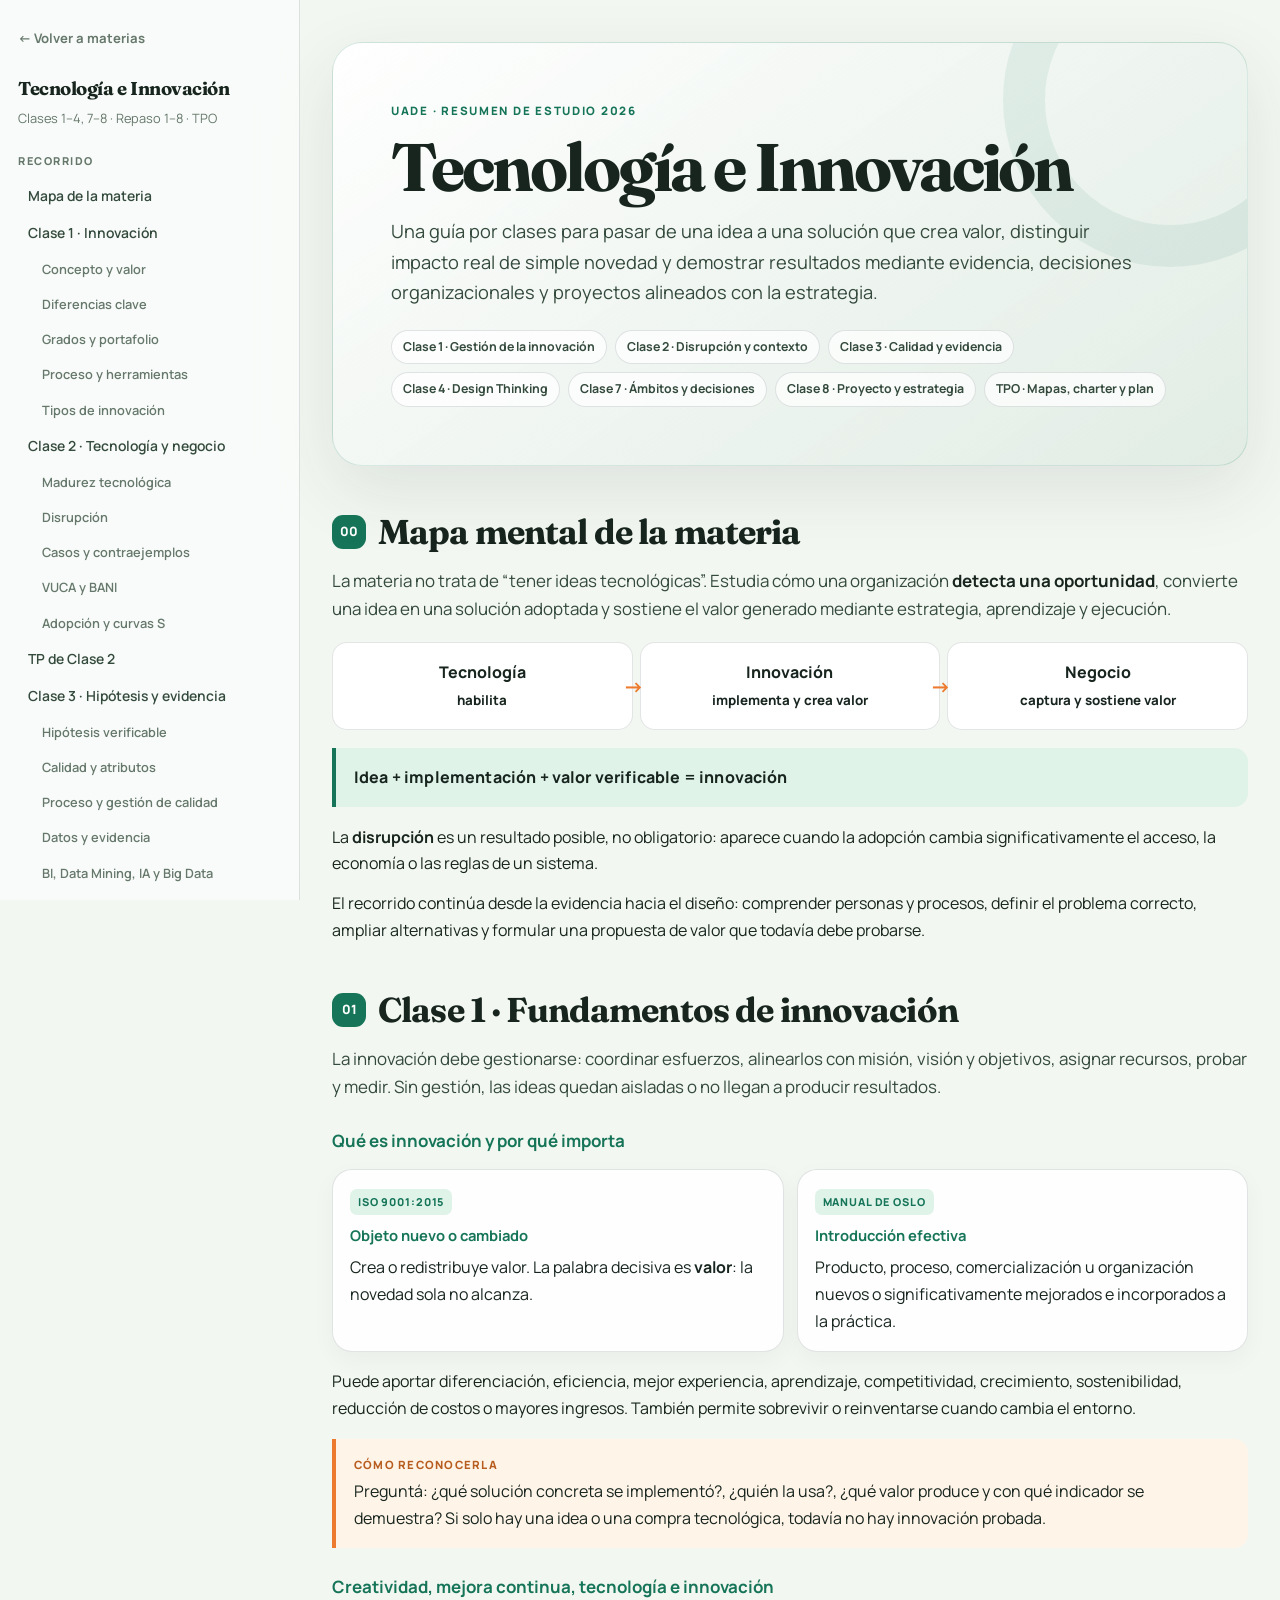
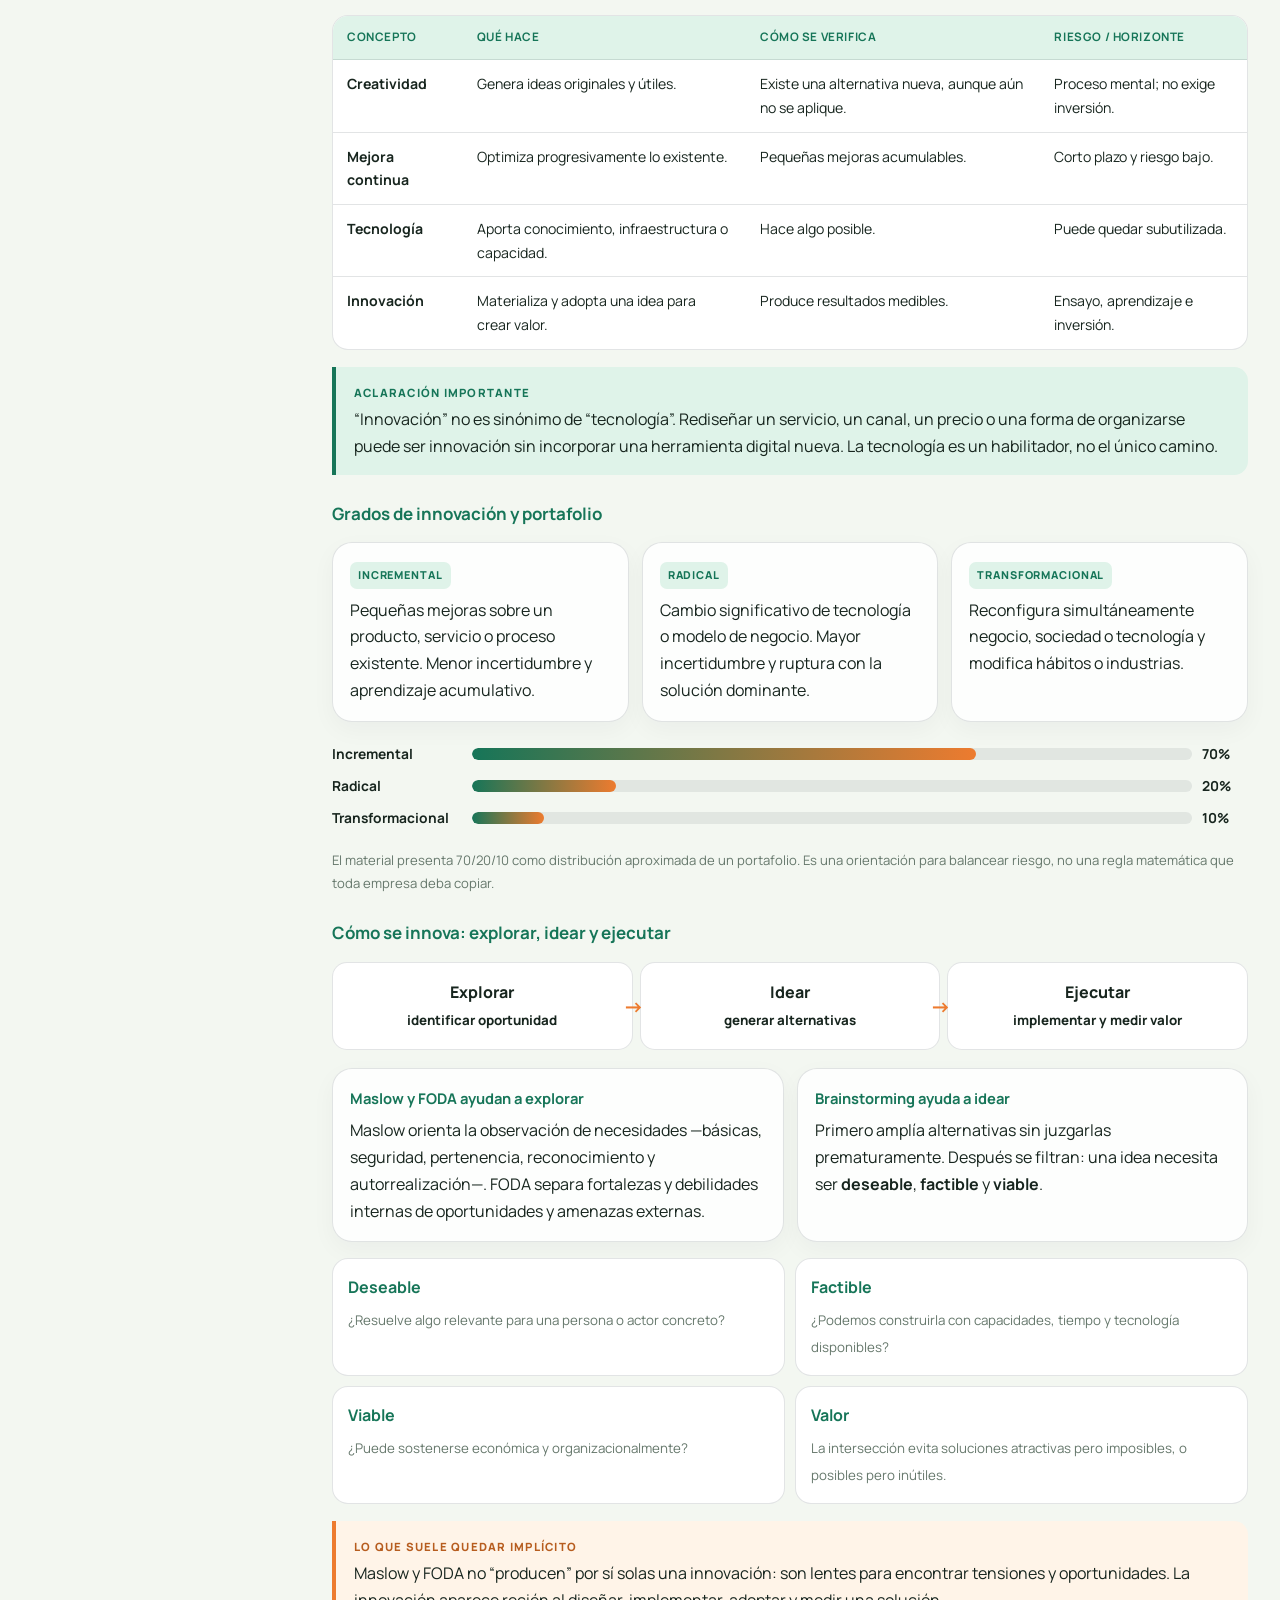
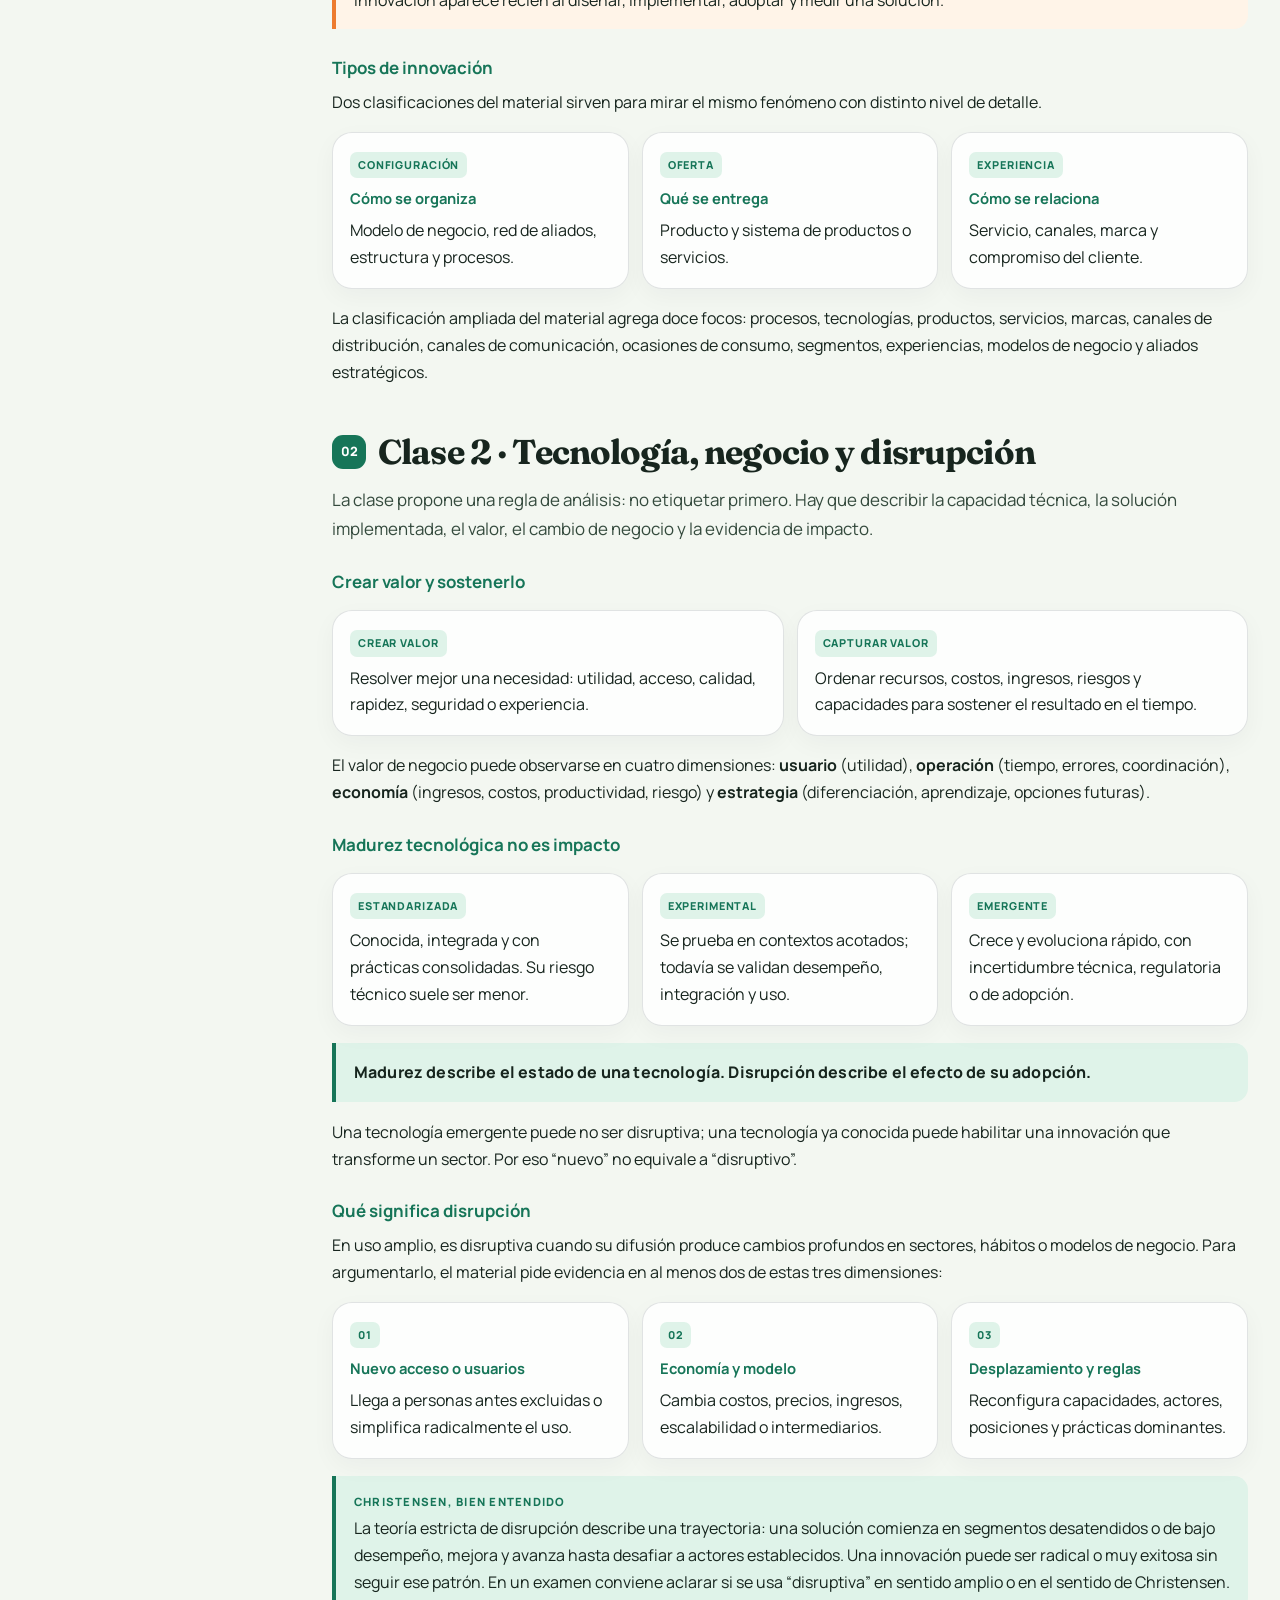
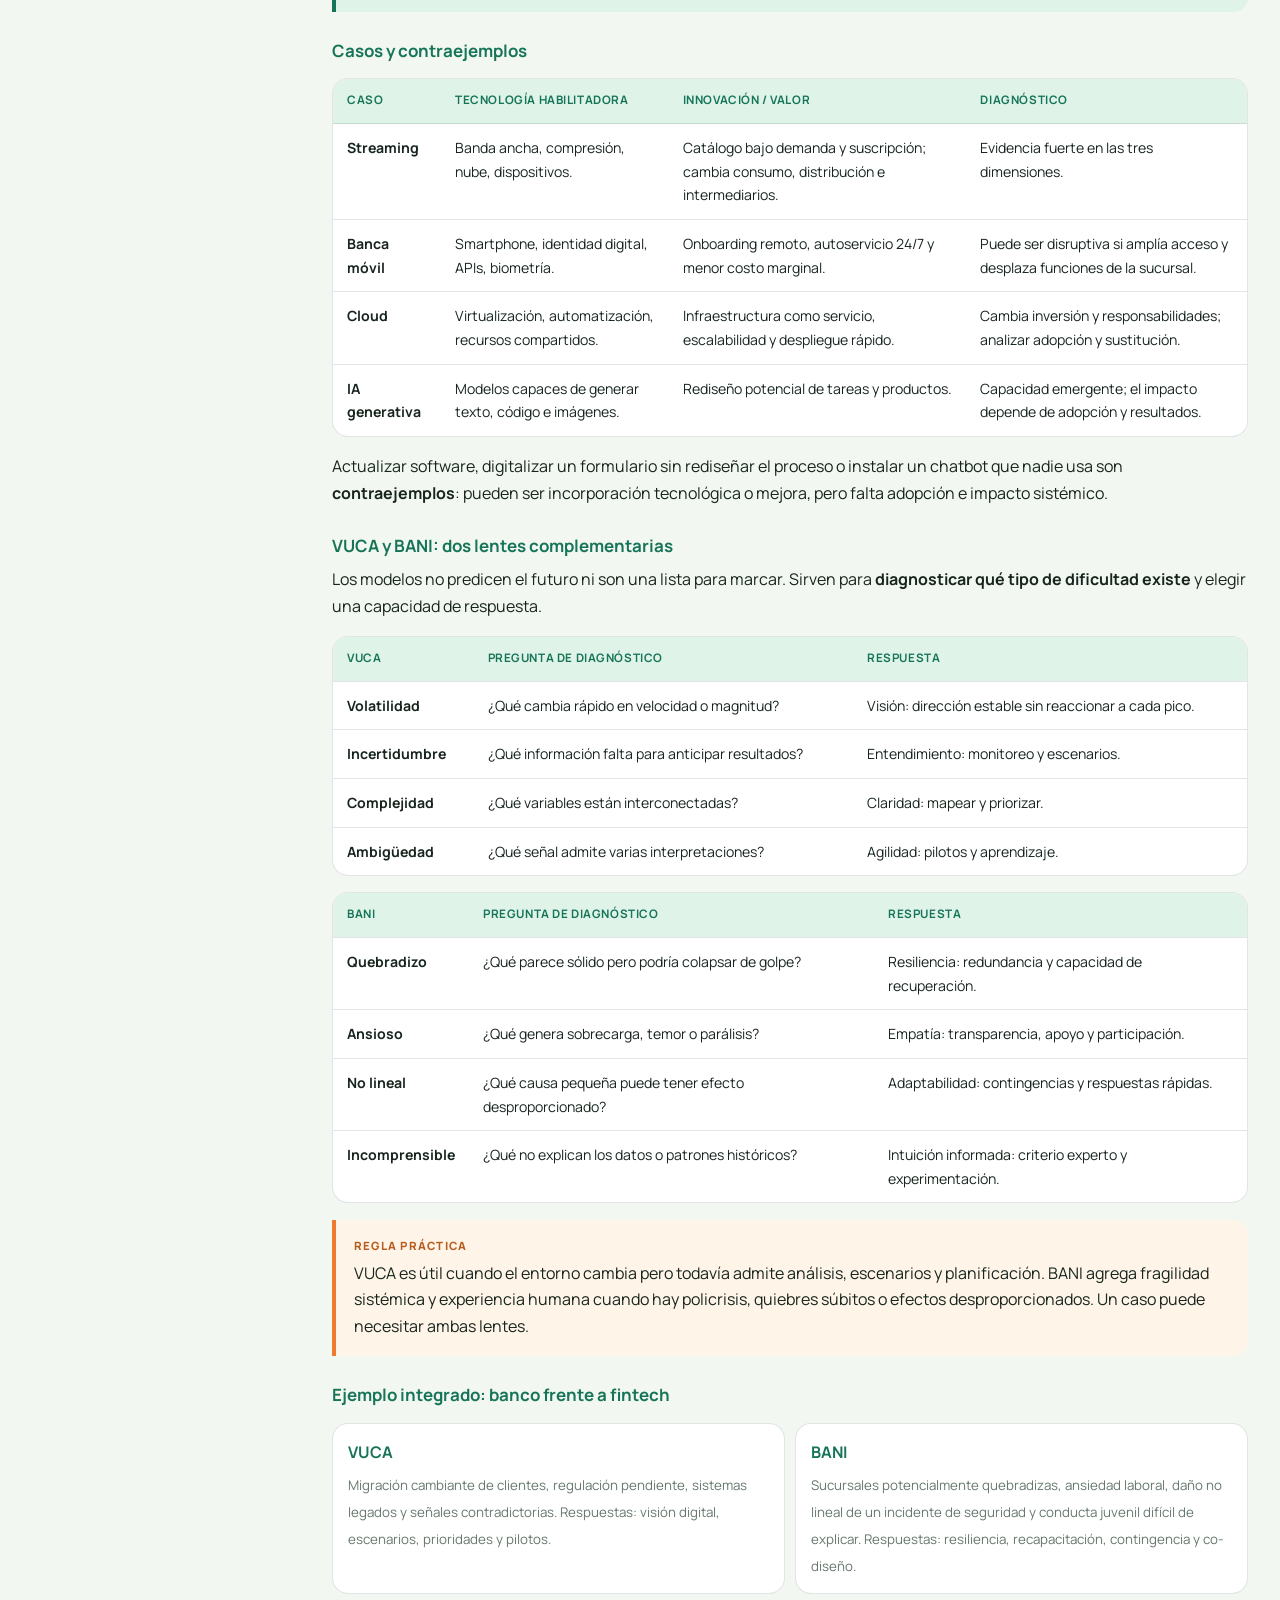
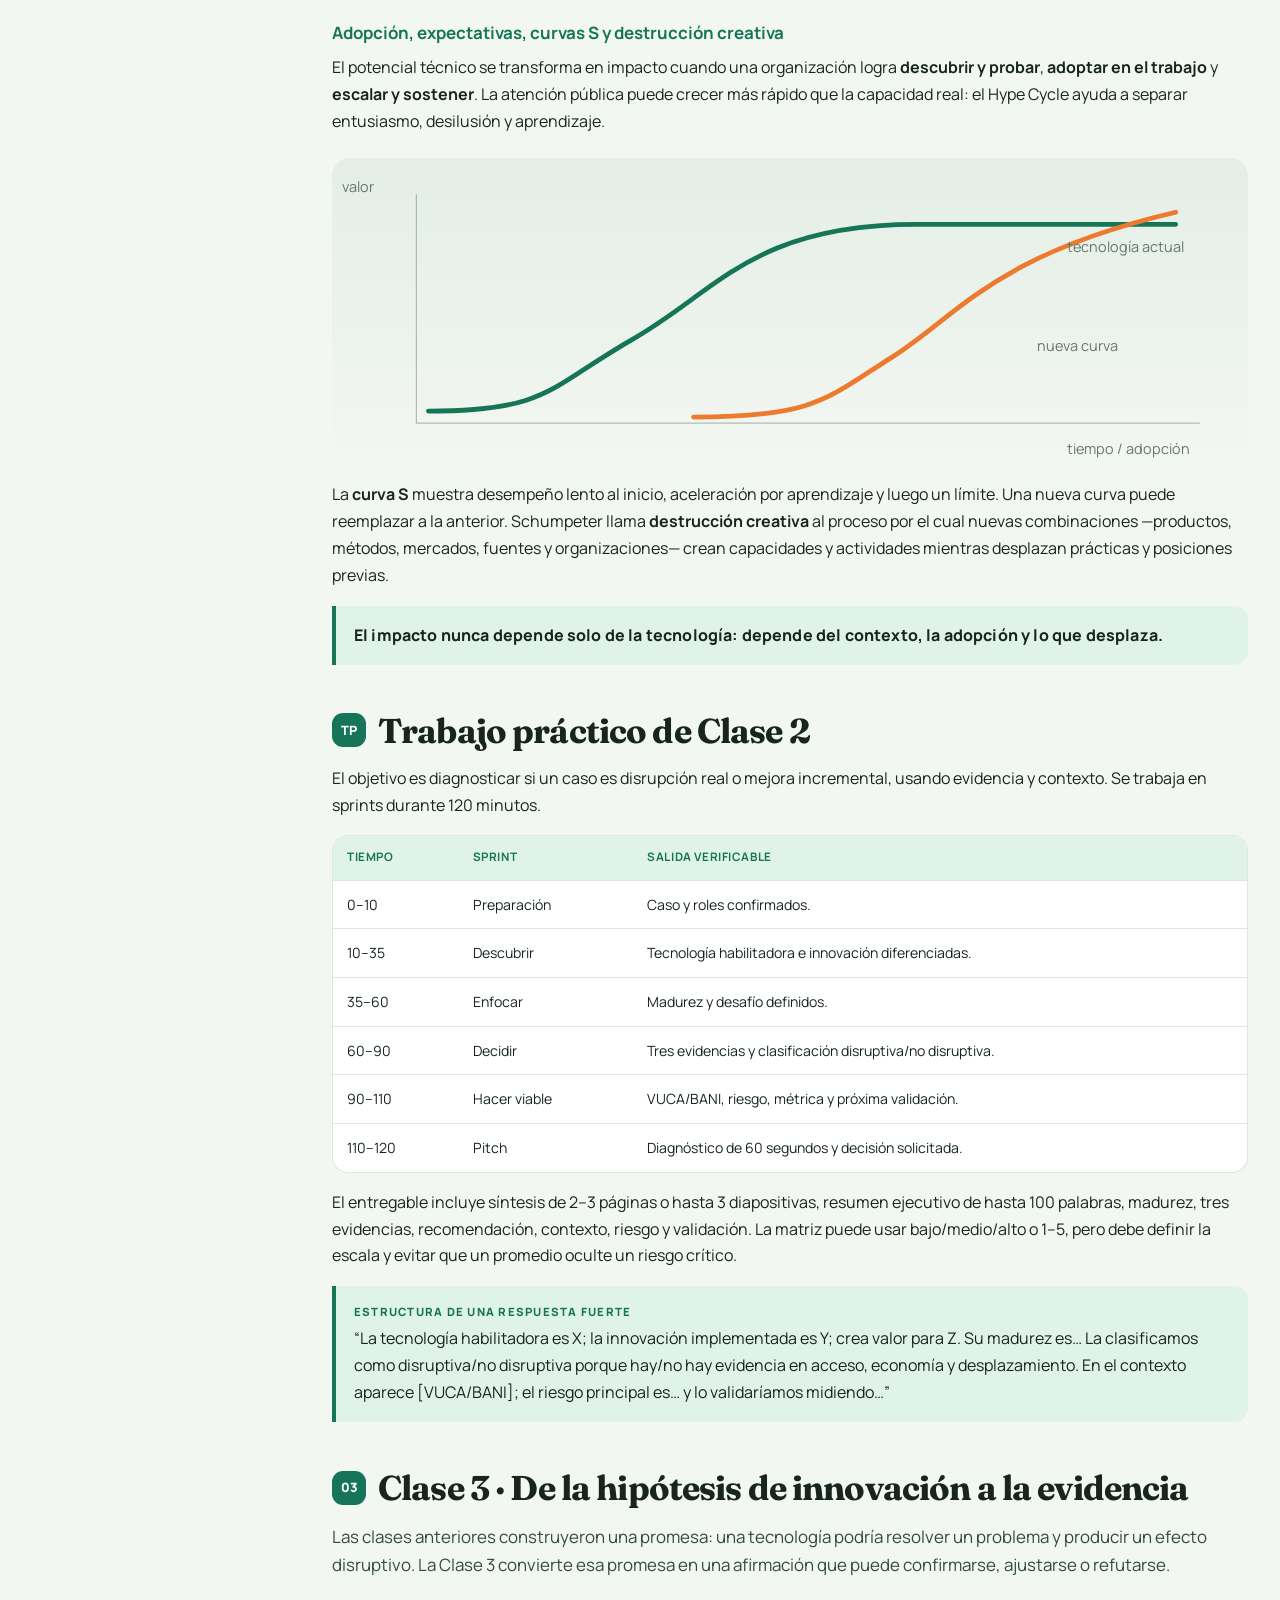
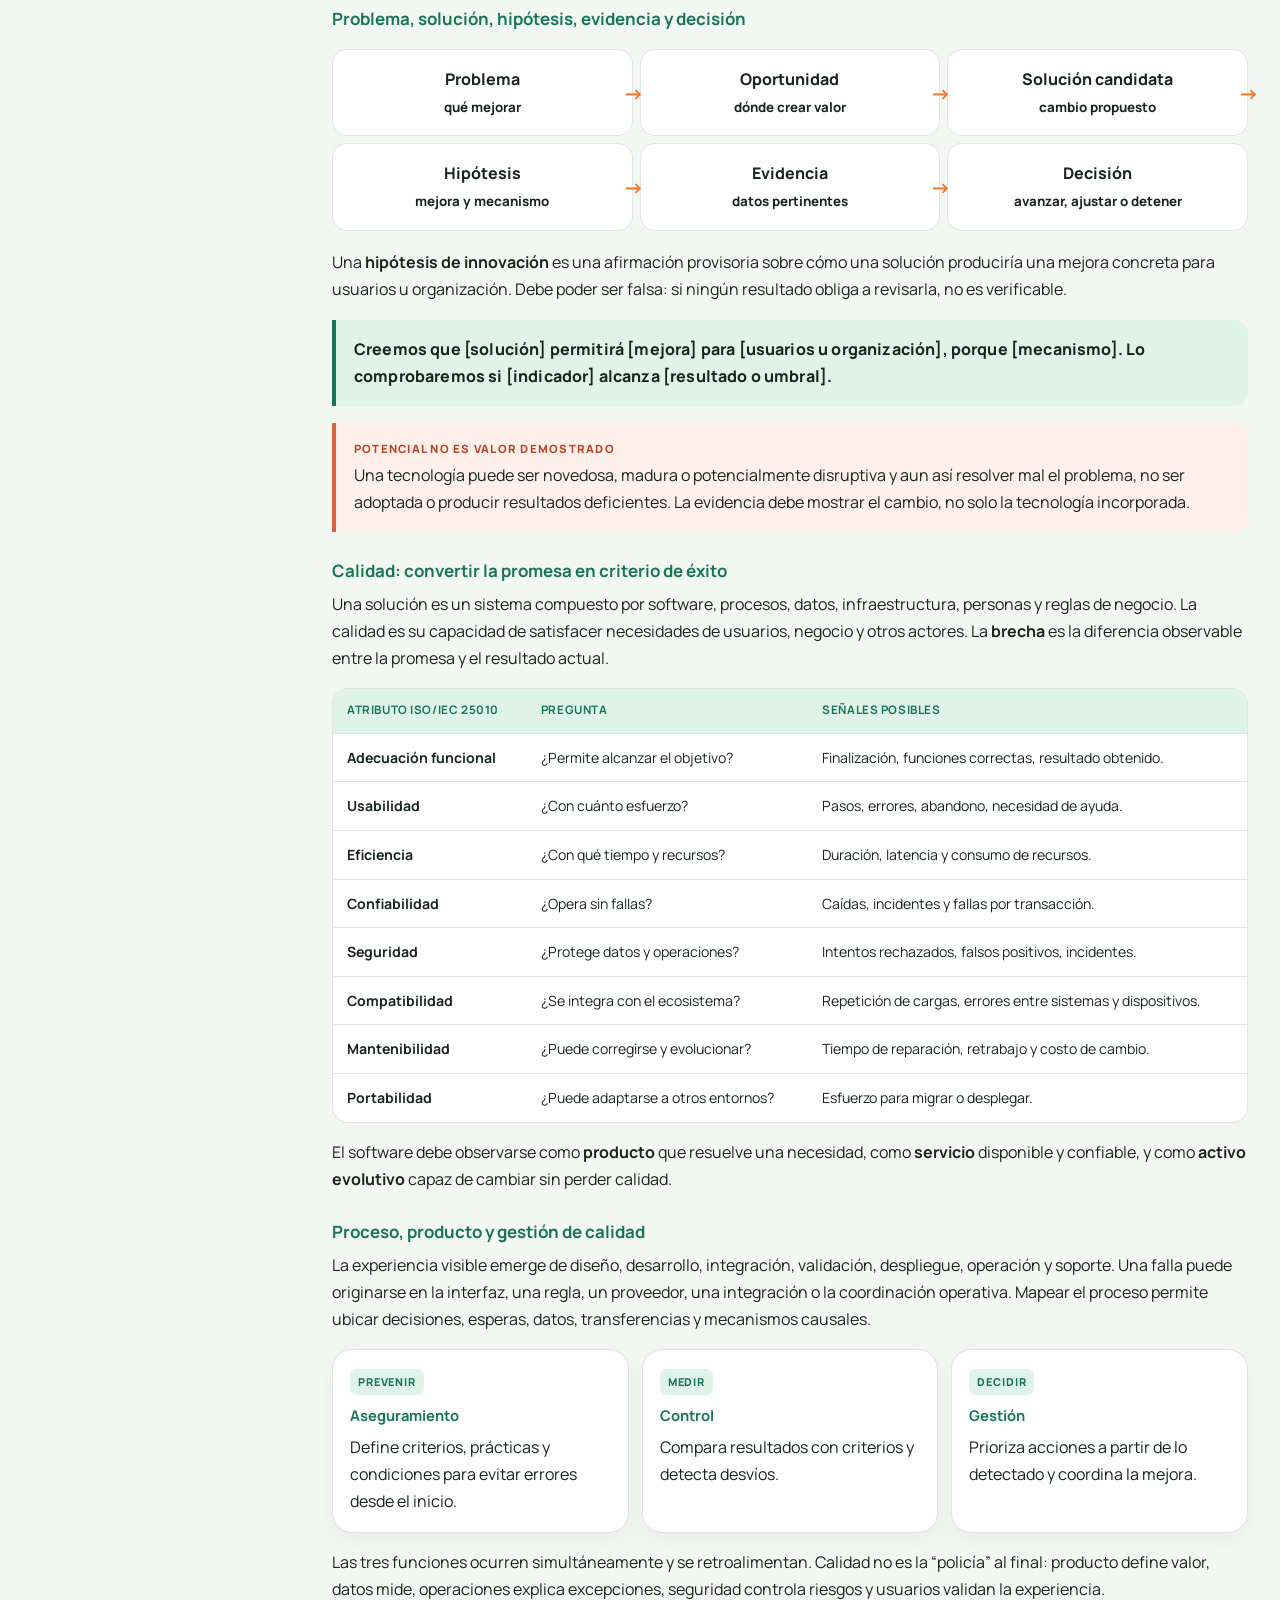
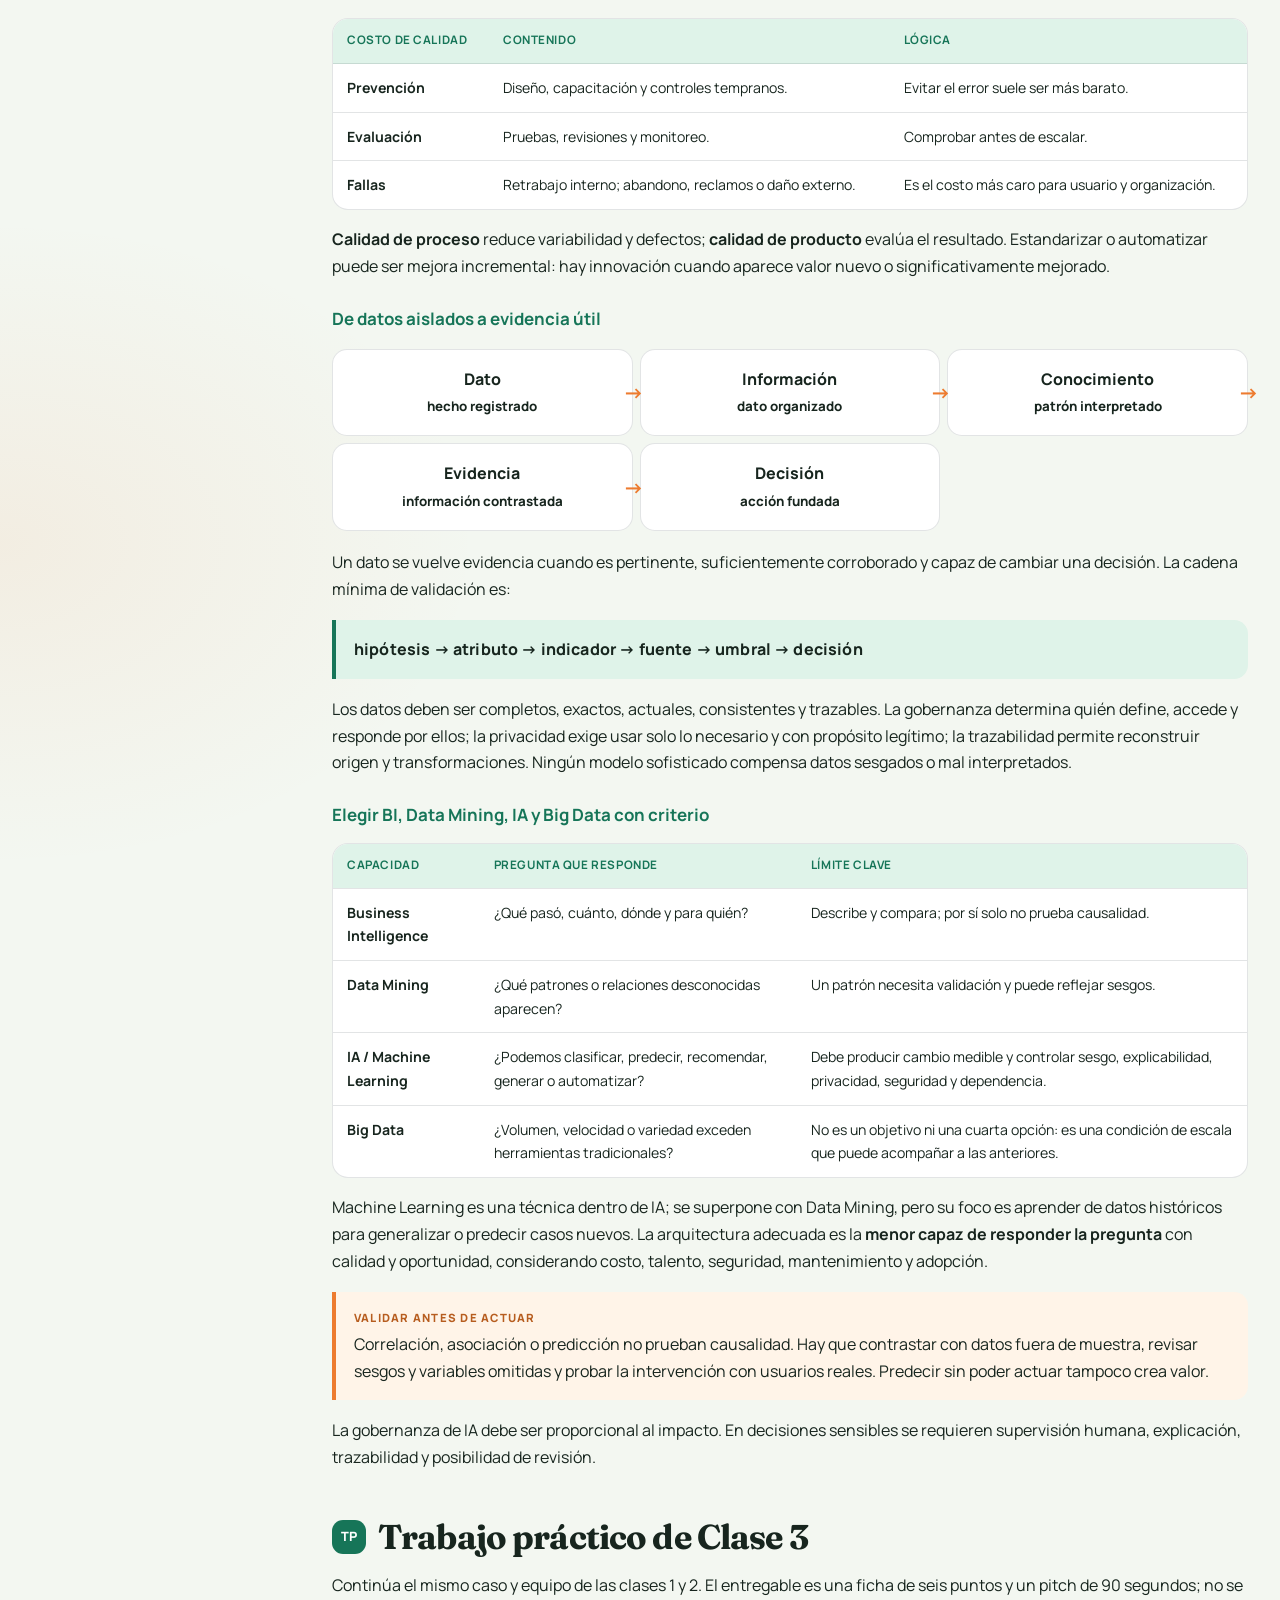
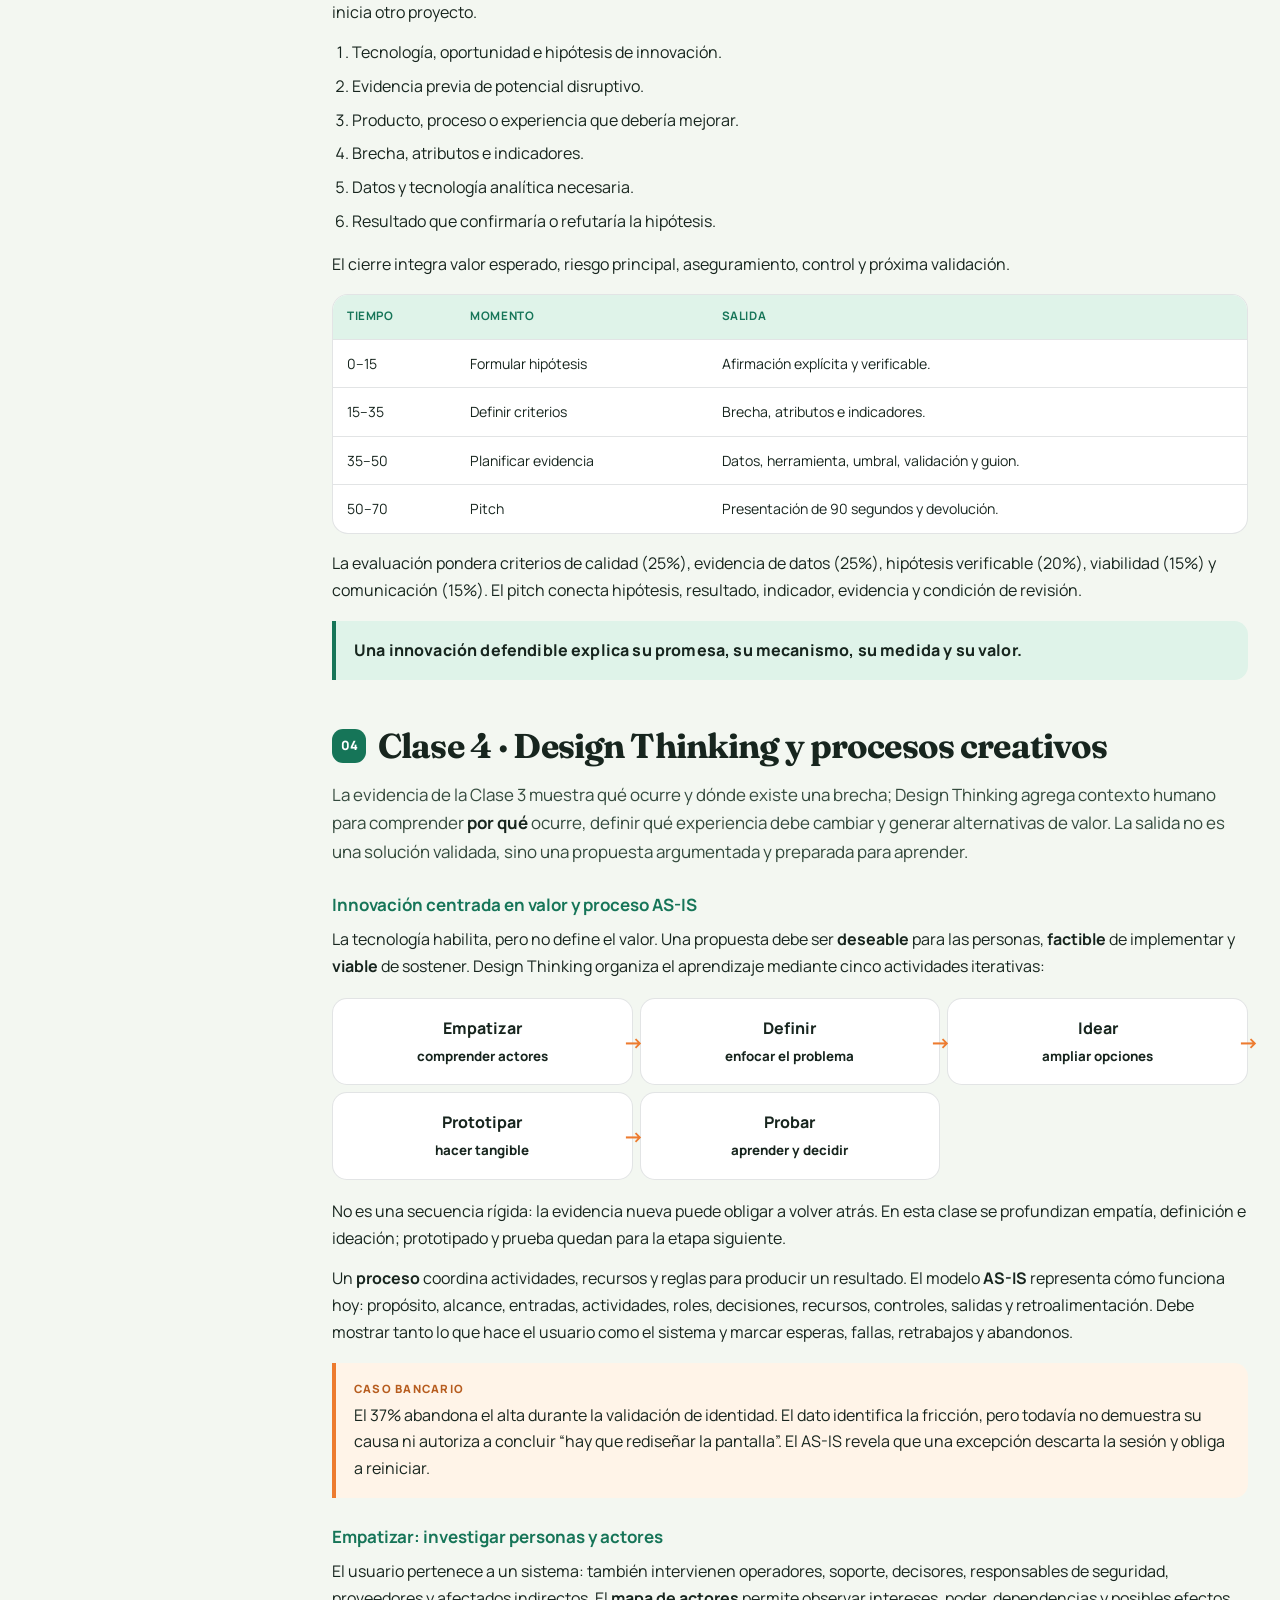
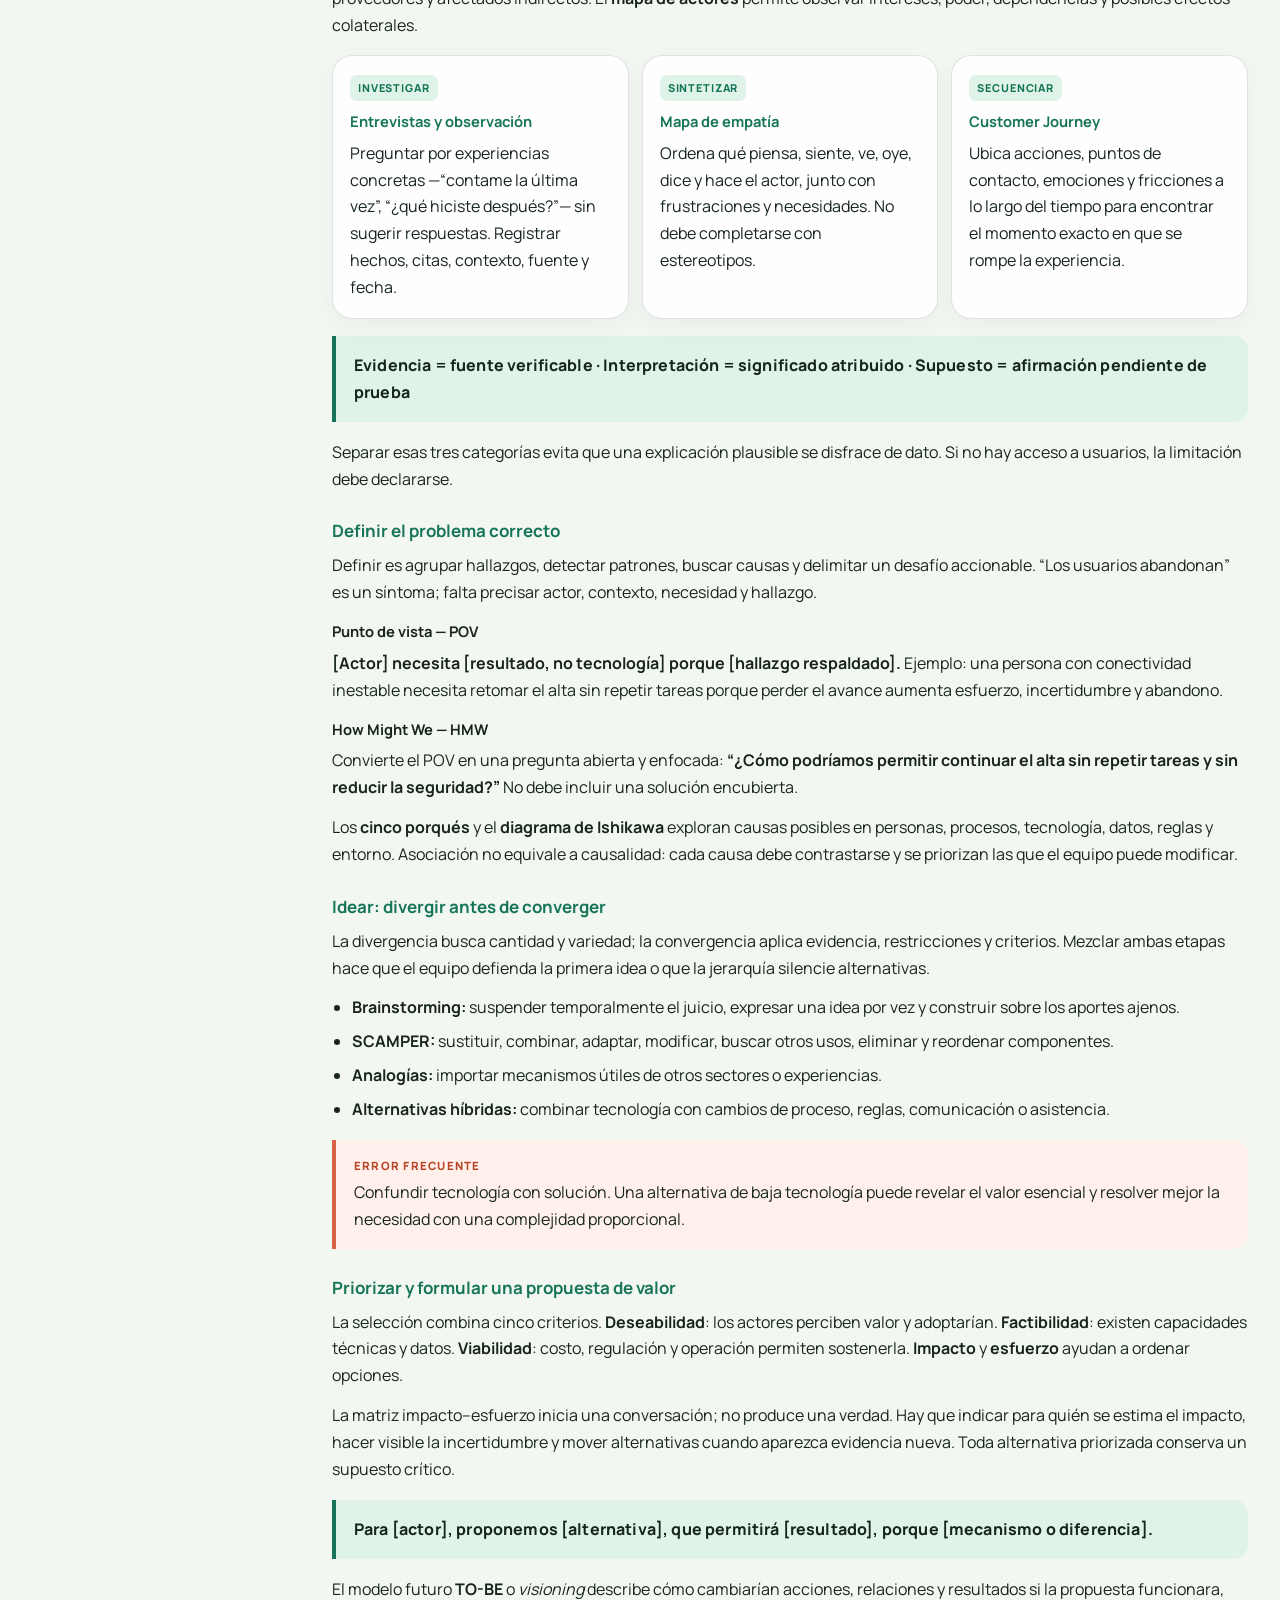
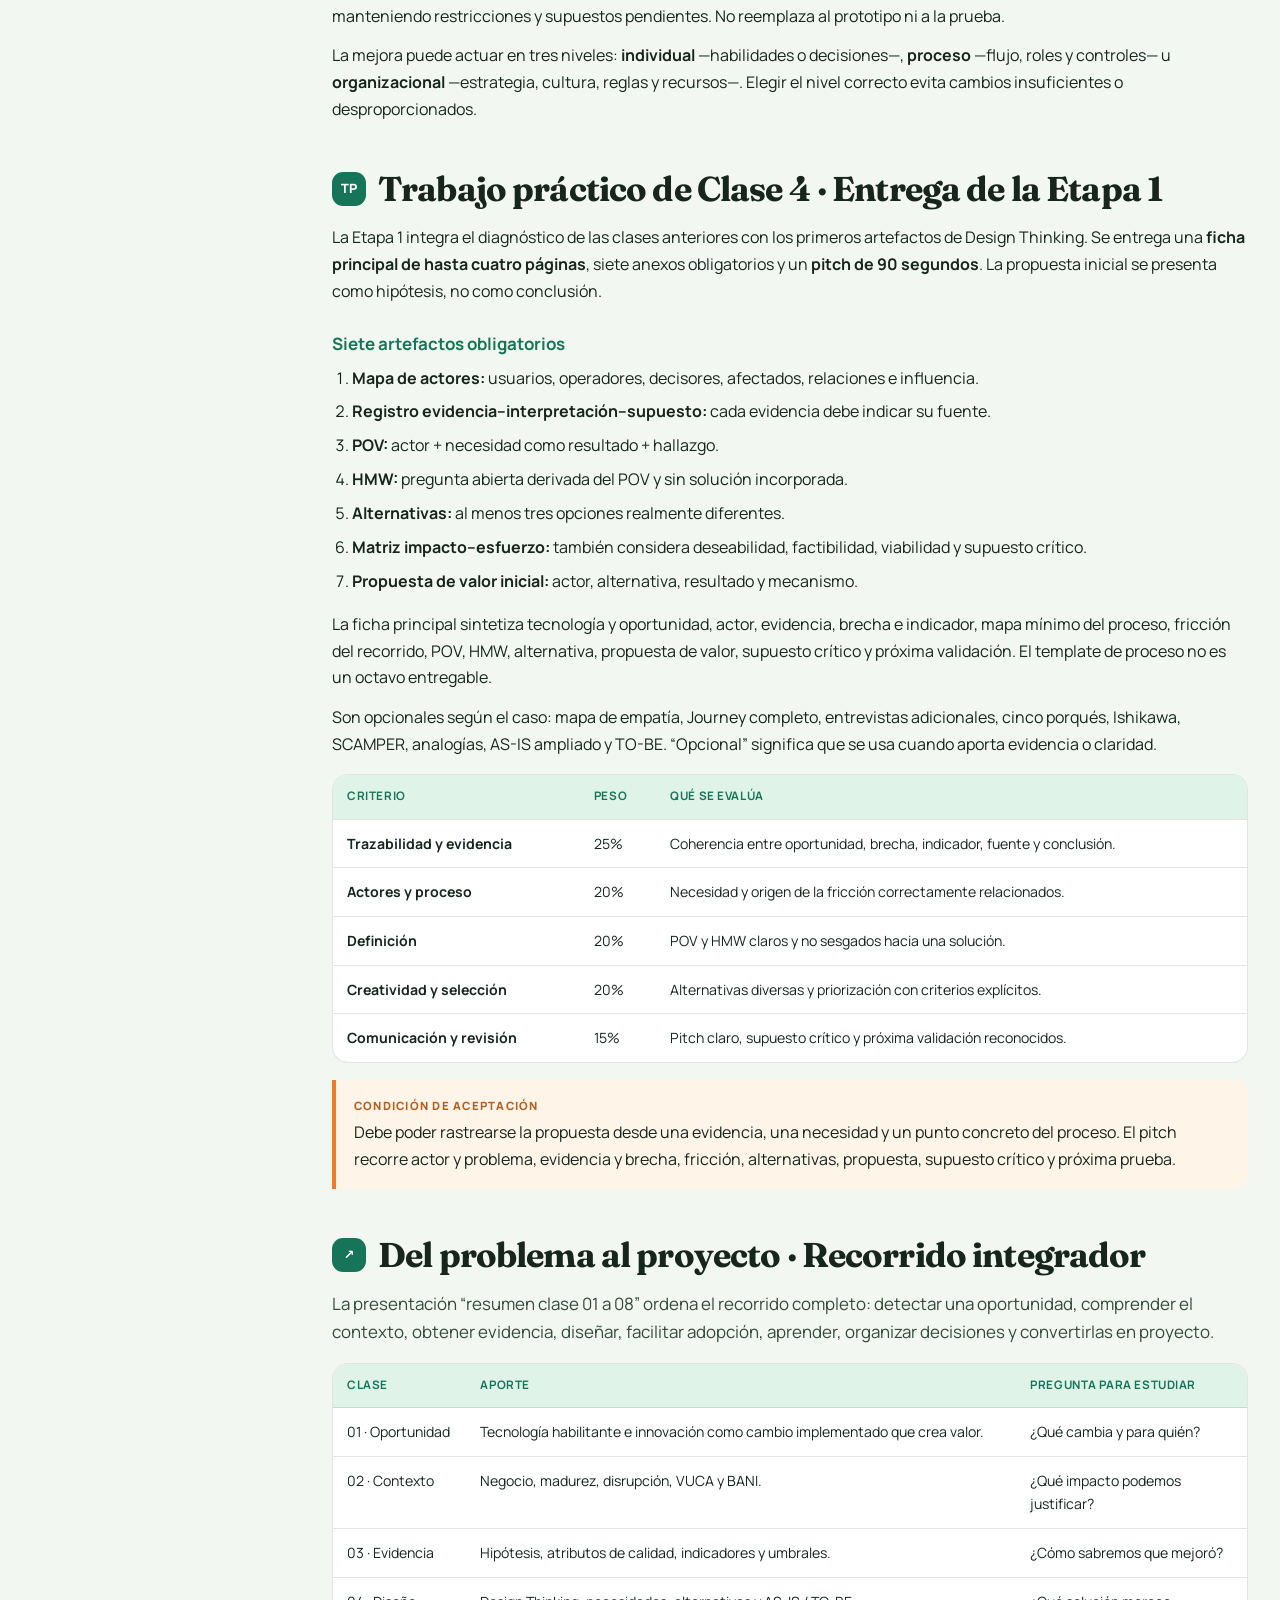
<file: Tecnología e Innovación/Resumen_Tecnologia_e_Innovacion.html>
<!DOCTYPE html>
<html lang="es">
<head>
  <meta charset="UTF-8">
  <meta name="viewport" content="width=device-width, initial-scale=1">
  <meta name="description" content="Resumen de estudio de las clases 1 a 4, 7 y 8 de Tecnología e Innovación, con síntesis del recorrido 1 a 8 — UADE 2026.">
  <title>Tecnología e Innovación — Resumen por clases | UADE</title>
  <link rel="preconnect" href="https://fonts.googleapis.com">
  <link rel="preconnect" href="https://fonts.gstatic.com" crossorigin>
  <link href="https://fonts.googleapis.com/css2?family=Fraunces:opsz,wght@9..144,600;9..144,700&family=Manrope:wght@400;500;600;700;800&display=swap" rel="stylesheet">
  <link rel="stylesheet" href="../assets/study.css">
</head>
<body class="theme-innovation">
  <a class="skip" href="#contenido">Saltar al contenido</a>
  <div class="progress" aria-hidden="true"><span></span></div>
  <button class="menu-btn" id="menuBtn" type="button" aria-expanded="false" aria-controls="sidebar">Índice</button>
  <div class="backdrop" id="backdrop"></div>

  <div class="shell">
    <aside class="sidebar" id="sidebar" aria-label="Índice del resumen">
      <a class="home-link" href="../index.html">← Volver a materias</a>
      <p class="brand">Tecnología e Innovación</p>
      <p class="brand-sub">Clases 1–4, 7–8 · Repaso 1–8 · TPO</p>
      <p class="toc-label">Recorrido</p>
      <nav>
        <ul class="toc">
          <li><a href="#mapa">Mapa de la materia</a></li>
          <li><a href="#clase-1">Clase 1 · Innovación</a></li>
          <li class="sub"><a href="#concepto">Concepto y valor</a></li>
          <li class="sub"><a href="#diferencias">Diferencias clave</a></li>
          <li class="sub"><a href="#grados">Grados y portafolio</a></li>
          <li class="sub"><a href="#proceso">Proceso y herramientas</a></li>
          <li class="sub"><a href="#tipos">Tipos de innovación</a></li>
          <li><a href="#clase-2">Clase 2 · Tecnología y negocio</a></li>
          <li class="sub"><a href="#madurez">Madurez tecnológica</a></li>
          <li class="sub"><a href="#disrupcion">Disrupción</a></li>
          <li class="sub"><a href="#casos">Casos y contraejemplos</a></li>
          <li class="sub"><a href="#vuca-bani">VUCA y BANI</a></li>
          <li class="sub"><a href="#adopcion">Adopción y curvas S</a></li>
          <li><a href="#tp-clase">TP de Clase 2</a></li>
          <li><a href="#clase-3">Clase 3 · Hipótesis y evidencia</a></li>
          <li class="sub"><a href="#hipotesis">Hipótesis verificable</a></li>
          <li class="sub"><a href="#calidad">Calidad y atributos</a></li>
          <li class="sub"><a href="#proceso-calidad">Proceso y gestión de calidad</a></li>
          <li class="sub"><a href="#evidencia">Datos y evidencia</a></li>
          <li class="sub"><a href="#tecnologias-datos">BI, Data Mining, IA y Big Data</a></li>
          <li><a href="#tp-clase-3">TP de Clase 3</a></li>
          <li><a href="#clase-4">Clase 4 · Design Thinking</a></li>
          <li class="sub"><a href="#proceso-diseno">Proceso y estado AS-IS</a></li>
          <li class="sub"><a href="#empatizar">Empatizar</a></li>
          <li class="sub"><a href="#definir">Definir el problema</a></li>
          <li class="sub"><a href="#idear">Idear alternativas</a></li>
          <li class="sub"><a href="#priorizar-valor">Priorizar y formular valor</a></li>
          <li><a href="#tp-clase-4">TP de Clase 4 · Etapa 1</a></li>
          <li><a href="#recorrido-1-8">Recorrido integrador · Clases 1 a 8</a></li>
          <li><a href="#clase-7">Clase 7 · Ámbitos y decisiones</a></li>
          <li class="sub"><a href="#ambitos-innovacion">Innovar según el ámbito</a></li>
          <li class="sub"><a href="#horizontes">H1, H2 y H3</a></li>
          <li class="sub"><a href="#niveles-decision">Niveles de planeamiento</a></li>
          <li class="sub"><a href="#calidad-trazabilidad">Calidad y trazabilidad</a></li>
          <li><a href="#tp-clase-7">TP de Clase 7 · Mapa de decisiones</a></li>
          <li class="sub"><a href="#vecinos-clase-7">Vecinos Lectores · Decisiones</a></li>
          <li><a href="#clase-8">Clase 8 · Proyecto y estrategia</a></li>
          <li class="sub"><a href="#proyecto-operacion-experimento">Proyecto, operación y experimento</a></li>
          <li class="sub"><a href="#alineacion-charter">Alineación y objetivos</a></li>
          <li class="sub"><a href="#alcance-gobernanza">Alcance y gobernanza</a></li>
          <li class="sub"><a href="#roadmap-agilidad">Roadmap, agilidad y capacidad</a></li>
          <li class="sub"><a href="#aceptacion-dod">Aceptación y Definition of Done</a></li>
          <li><a href="#tp-clase-8">TP de Clase 8 · Charter inicial</a></li>
          <li class="sub"><a href="#vecinos-clase-8">Vecinos Lectores · Proyecto</a></li>
          <li><a href="#tpo">TPO integrador</a></li>
          <li><a href="#repaso">Repaso activo</a></li>
        </ul>
      </nav>
    </aside>

    <main id="contenido">
      <div class="content">
        <header class="hero">
          <span class="eyebrow">UADE · Resumen de estudio 2026</span>
          <h1>Tecnología e Innovación</h1>
          <p>Una guía por clases para pasar de una idea a una solución que crea valor, distinguir impacto real de simple novedad y demostrar resultados mediante evidencia, decisiones organizacionales y proyectos alineados con la estrategia.</p>
          <div class="meta">
            <span class="chip">Clase 1 · Gestión de la innovación</span>
            <span class="chip">Clase 2 · Disrupción y contexto</span>
            <span class="chip">Clase 3 · Calidad y evidencia</span>
            <span class="chip">Clase 4 · Design Thinking</span>
            <span class="chip">Clase 7 · Ámbitos y decisiones</span>
            <span class="chip">Clase 8 · Proyecto y estrategia</span>
            <span class="chip">TPO · Mapas, charter y plan</span>
          </div>
        </header>

        <section id="mapa">
          <div class="section-head"><span class="section-no">00</span><h2>Mapa mental de la materia</h2></div>
          <p class="lead">La materia no trata de “tener ideas tecnológicas”. Estudia cómo una organización <strong>detecta una oportunidad</strong>, convierte una idea en una solución adoptada y sostiene el valor generado mediante estrategia, aprendizaje y ejecución.</p>
          <div class="flow" aria-label="Secuencia central de la materia">
            <div class="flow-step">Tecnología<br><small>habilita</small></div>
            <div class="flow-step">Innovación<br><small>implementa y crea valor</small></div>
            <div class="flow-step">Negocio<br><small>captura y sostiene valor</small></div>
          </div>
          <div class="formula">Idea + implementación + valor verificable = innovación</div>
          <p>La <strong>disrupción</strong> es un resultado posible, no obligatorio: aparece cuando la adopción cambia significativamente el acceso, la economía o las reglas de un sistema.</p>
          <p>El recorrido continúa desde la evidencia hacia el diseño: comprender personas y procesos, definir el problema correcto, ampliar alternativas y formular una propuesta de valor que todavía debe probarse.</p>
        </section>

        <section id="clase-1">
          <div class="section-head"><span class="section-no">01</span><h2>Clase 1 · Fundamentos de innovación</h2></div>
          <p class="lead">La innovación debe gestionarse: coordinar esfuerzos, alinearlos con misión, visión y objetivos, asignar recursos, probar y medir. Sin gestión, las ideas quedan aisladas o no llegan a producir resultados.</p>

          <h3 id="concepto">Qué es innovación y por qué importa</h3>
          <div class="cards">
            <article class="card">
              <span class="tag">ISO 9001:2015</span>
              <h4>Objeto nuevo o cambiado</h4>
              <p>Crea o redistribuye valor. La palabra decisiva es <strong>valor</strong>: la novedad sola no alcanza.</p>
            </article>
            <article class="card">
              <span class="tag">Manual de Oslo</span>
              <h4>Introducción efectiva</h4>
              <p>Producto, proceso, comercialización u organización nuevos o significativamente mejorados e incorporados a la práctica.</p>
            </article>
          </div>
          <p>Puede aportar diferenciación, eficiencia, mejor experiencia, aprendizaje, competitividad, crecimiento, sostenibilidad, reducción de costos o mayores ingresos. También permite sobrevivir o reinventarse cuando cambia el entorno.</p>
          <div class="callout tip">
            <span class="callout-title">Cómo reconocerla</span>
            Preguntá: ¿qué solución concreta se implementó?, ¿quién la usa?, ¿qué valor produce y con qué indicador se demuestra? Si solo hay una idea o una compra tecnológica, todavía no hay innovación probada.
          </div>

          <h3 id="diferencias">Creatividad, mejora continua, tecnología e innovación</h3>
          <div class="table-wrap">
            <table>
              <thead><tr><th>Concepto</th><th>Qué hace</th><th>Cómo se verifica</th><th>Riesgo / horizonte</th></tr></thead>
              <tbody>
                <tr><td><strong>Creatividad</strong></td><td>Genera ideas originales y útiles.</td><td>Existe una alternativa nueva, aunque aún no se aplique.</td><td>Proceso mental; no exige inversión.</td></tr>
                <tr><td><strong>Mejora continua</strong></td><td>Optimiza progresivamente lo existente.</td><td>Pequeñas mejoras acumulables.</td><td>Corto plazo y riesgo bajo.</td></tr>
                <tr><td><strong>Tecnología</strong></td><td>Aporta conocimiento, infraestructura o capacidad.</td><td>Hace algo posible.</td><td>Puede quedar subutilizada.</td></tr>
                <tr><td><strong>Innovación</strong></td><td>Materializa y adopta una idea para crear valor.</td><td>Produce resultados medibles.</td><td>Ensayo, aprendizaje e inversión.</td></tr>
              </tbody>
            </table>
          </div>
          <div class="callout">
            <span class="callout-title">Aclaración importante</span>
            “Innovación” no es sinónimo de “tecnología”. Rediseñar un servicio, un canal, un precio o una forma de organizarse puede ser innovación sin incorporar una herramienta digital nueva. La tecnología es un habilitador, no el único camino.
          </div>

          <h3 id="grados">Grados de innovación y portafolio</h3>
          <div class="cards three">
            <article class="card"><span class="tag">Incremental</span><p>Pequeñas mejoras sobre un producto, servicio o proceso existente. Menor incertidumbre y aprendizaje acumulativo.</p></article>
            <article class="card"><span class="tag">Radical</span><p>Cambio significativo de tecnología o modelo de negocio. Mayor incertidumbre y ruptura con la solución dominante.</p></article>
            <article class="card"><span class="tag">Transformacional</span><p>Reconfigura simultáneamente negocio, sociedad o tecnología y modifica hábitos o industrias.</p></article>
          </div>
          <div class="portfolio" aria-label="Distribución orientativa del portafolio de innovación">
            <div class="portfolio-row"><span>Incremental</span><div class="bar"><span style="width:70%"></span></div><span>70%</span></div>
            <div class="portfolio-row"><span>Radical</span><div class="bar"><span style="width:20%"></span></div><span>20%</span></div>
            <div class="portfolio-row"><span>Transformacional</span><div class="bar"><span style="width:10%"></span></div><span>10%</span></div>
          </div>
          <p class="source-note">El material presenta 70/20/10 como distribución aproximada de un portafolio. Es una orientación para balancear riesgo, no una regla matemática que toda empresa deba copiar.</p>

          <h3 id="proceso">Cómo se innova: explorar, idear y ejecutar</h3>
          <div class="flow">
            <div class="flow-step">Explorar<br><small>identificar oportunidad</small></div>
            <div class="flow-step">Idear<br><small>generar alternativas</small></div>
            <div class="flow-step">Ejecutar<br><small>implementar y medir valor</small></div>
          </div>
          <div class="cards">
            <article class="card">
              <h4>Maslow y FODA ayudan a explorar</h4>
              <p>Maslow orienta la observación de necesidades —básicas, seguridad, pertenencia, reconocimiento y autorrealización—. FODA separa fortalezas y debilidades internas de oportunidades y amenazas externas.</p>
            </article>
            <article class="card">
              <h4>Brainstorming ayuda a idear</h4>
              <p>Primero amplía alternativas sin juzgarlas prematuramente. Después se filtran: una idea necesita ser <strong>deseable</strong>, <strong>factible</strong> y <strong>viable</strong>.</p>
            </article>
          </div>
          <div class="matrix">
            <div><strong>Deseable</strong><small>¿Resuelve algo relevante para una persona o actor concreto?</small></div>
            <div><strong>Factible</strong><small>¿Podemos construirla con capacidades, tiempo y tecnología disponibles?</small></div>
            <div><strong>Viable</strong><small>¿Puede sostenerse económica y organizacionalmente?</small></div>
            <div><strong>Valor</strong><small>La intersección evita soluciones atractivas pero imposibles, o posibles pero inútiles.</small></div>
          </div>
          <div class="callout tip"><span class="callout-title">Lo que suele quedar implícito</span>Maslow y FODA no “producen” por sí solas una innovación: son lentes para encontrar tensiones y oportunidades. La innovación aparece recién al diseñar, implementar, adoptar y medir una solución.</div>

          <h3 id="tipos">Tipos de innovación</h3>
          <p>Dos clasificaciones del material sirven para mirar el mismo fenómeno con distinto nivel de detalle.</p>
          <div class="cards three">
            <article class="card"><span class="tag">Configuración</span><h4>Cómo se organiza</h4><p>Modelo de negocio, red de aliados, estructura y procesos.</p></article>
            <article class="card"><span class="tag">Oferta</span><h4>Qué se entrega</h4><p>Producto y sistema de productos o servicios.</p></article>
            <article class="card"><span class="tag">Experiencia</span><h4>Cómo se relaciona</h4><p>Servicio, canales, marca y compromiso del cliente.</p></article>
          </div>
          <p>La clasificación ampliada del material agrega doce focos: procesos, tecnologías, productos, servicios, marcas, canales de distribución, canales de comunicación, ocasiones de consumo, segmentos, experiencias, modelos de negocio y aliados estratégicos.</p>
        </section>

        <section id="clase-2">
          <div class="section-head"><span class="section-no">02</span><h2>Clase 2 · Tecnología, negocio y disrupción</h2></div>
          <p class="lead">La clase propone una regla de análisis: no etiquetar primero. Hay que describir la capacidad técnica, la solución implementada, el valor, el cambio de negocio y la evidencia de impacto.</p>

          <h3>Crear valor y sostenerlo</h3>
          <div class="cards">
            <article class="card"><span class="tag">Crear valor</span><p>Resolver mejor una necesidad: utilidad, acceso, calidad, rapidez, seguridad o experiencia.</p></article>
            <article class="card"><span class="tag">Capturar valor</span><p>Ordenar recursos, costos, ingresos, riesgos y capacidades para sostener el resultado en el tiempo.</p></article>
          </div>
          <p>El valor de negocio puede observarse en cuatro dimensiones: <strong>usuario</strong> (utilidad), <strong>operación</strong> (tiempo, errores, coordinación), <strong>economía</strong> (ingresos, costos, productividad, riesgo) y <strong>estrategia</strong> (diferenciación, aprendizaje, opciones futuras).</p>

          <h3 id="madurez">Madurez tecnológica no es impacto</h3>
          <div class="cards three">
            <article class="card"><span class="tag">Estandarizada</span><p>Conocida, integrada y con prácticas consolidadas. Su riesgo técnico suele ser menor.</p></article>
            <article class="card"><span class="tag">Experimental</span><p>Se prueba en contextos acotados; todavía se validan desempeño, integración y uso.</p></article>
            <article class="card"><span class="tag">Emergente</span><p>Crece y evoluciona rápido, con incertidumbre técnica, regulatoria o de adopción.</p></article>
          </div>
          <div class="formula">Madurez describe el estado de una tecnología. Disrupción describe el efecto de su adopción.</div>
          <p>Una tecnología emergente puede no ser disruptiva; una tecnología ya conocida puede habilitar una innovación que transforme un sector. Por eso “nuevo” no equivale a “disruptivo”.</p>

          <h3 id="disrupcion">Qué significa disrupción</h3>
          <p>En uso amplio, es disruptiva cuando su difusión produce cambios profundos en sectores, hábitos o modelos de negocio. Para argumentarlo, el material pide evidencia en al menos dos de estas tres dimensiones:</p>
          <div class="cards three">
            <article class="card"><span class="tag">01</span><h4>Nuevo acceso o usuarios</h4><p>Llega a personas antes excluidas o simplifica radicalmente el uso.</p></article>
            <article class="card"><span class="tag">02</span><h4>Economía y modelo</h4><p>Cambia costos, precios, ingresos, escalabilidad o intermediarios.</p></article>
            <article class="card"><span class="tag">03</span><h4>Desplazamiento y reglas</h4><p>Reconfigura capacidades, actores, posiciones y prácticas dominantes.</p></article>
          </div>
          <div class="callout">
            <span class="callout-title">Christensen, bien entendido</span>
            La teoría estricta de disrupción describe una trayectoria: una solución comienza en segmentos desatendidos o de bajo desempeño, mejora y avanza hasta desafiar a actores establecidos. Una innovación puede ser radical o muy exitosa sin seguir ese patrón. En un examen conviene aclarar si se usa “disruptiva” en sentido amplio o en el sentido de Christensen.
          </div>

          <h3 id="casos">Casos y contraejemplos</h3>
          <div class="table-wrap">
            <table>
              <thead><tr><th>Caso</th><th>Tecnología habilitadora</th><th>Innovación / valor</th><th>Diagnóstico</th></tr></thead>
              <tbody>
                <tr><td><strong>Streaming</strong></td><td>Banda ancha, compresión, nube, dispositivos.</td><td>Catálogo bajo demanda y suscripción; cambia consumo, distribución e intermediarios.</td><td>Evidencia fuerte en las tres dimensiones.</td></tr>
                <tr><td><strong>Banca móvil</strong></td><td>Smartphone, identidad digital, APIs, biometría.</td><td>Onboarding remoto, autoservicio 24/7 y menor costo marginal.</td><td>Puede ser disruptiva si amplía acceso y desplaza funciones de la sucursal.</td></tr>
                <tr><td><strong>Cloud</strong></td><td>Virtualización, automatización, recursos compartidos.</td><td>Infraestructura como servicio, escalabilidad y despliegue rápido.</td><td>Cambia inversión y responsabilidades; analizar adopción y sustitución.</td></tr>
                <tr><td><strong>IA generativa</strong></td><td>Modelos capaces de generar texto, código e imágenes.</td><td>Rediseño potencial de tareas y productos.</td><td>Capacidad emergente; el impacto depende de adopción y resultados.</td></tr>
              </tbody>
            </table>
          </div>
          <p>Actualizar software, digitalizar un formulario sin rediseñar el proceso o instalar un chatbot que nadie usa son <strong>contraejemplos</strong>: pueden ser incorporación tecnológica o mejora, pero falta adopción e impacto sistémico.</p>

          <h3 id="vuca-bani">VUCA y BANI: dos lentes complementarias</h3>
          <p>Los modelos no predicen el futuro ni son una lista para marcar. Sirven para <strong>diagnosticar qué tipo de dificultad existe</strong> y elegir una capacidad de respuesta.</p>
          <div class="table-wrap">
            <table>
              <thead><tr><th>VUCA</th><th>Pregunta de diagnóstico</th><th>Respuesta</th></tr></thead>
              <tbody>
                <tr><td><strong>Volatilidad</strong></td><td>¿Qué cambia rápido en velocidad o magnitud?</td><td>Visión: dirección estable sin reaccionar a cada pico.</td></tr>
                <tr><td><strong>Incertidumbre</strong></td><td>¿Qué información falta para anticipar resultados?</td><td>Entendimiento: monitoreo y escenarios.</td></tr>
                <tr><td><strong>Complejidad</strong></td><td>¿Qué variables están interconectadas?</td><td>Claridad: mapear y priorizar.</td></tr>
                <tr><td><strong>Ambigüedad</strong></td><td>¿Qué señal admite varias interpretaciones?</td><td>Agilidad: pilotos y aprendizaje.</td></tr>
              </tbody>
            </table>
          </div>
          <div class="table-wrap">
            <table>
              <thead><tr><th>BANI</th><th>Pregunta de diagnóstico</th><th>Respuesta</th></tr></thead>
              <tbody>
                <tr><td><strong>Quebradizo</strong></td><td>¿Qué parece sólido pero podría colapsar de golpe?</td><td>Resiliencia: redundancia y capacidad de recuperación.</td></tr>
                <tr><td><strong>Ansioso</strong></td><td>¿Qué genera sobrecarga, temor o parálisis?</td><td>Empatía: transparencia, apoyo y participación.</td></tr>
                <tr><td><strong>No lineal</strong></td><td>¿Qué causa pequeña puede tener efecto desproporcionado?</td><td>Adaptabilidad: contingencias y respuestas rápidas.</td></tr>
                <tr><td><strong>Incomprensible</strong></td><td>¿Qué no explican los datos o patrones históricos?</td><td>Intuición informada: criterio experto y experimentación.</td></tr>
              </tbody>
            </table>
          </div>
          <div class="callout tip"><span class="callout-title">Regla práctica</span>VUCA es útil cuando el entorno cambia pero todavía admite análisis, escenarios y planificación. BANI agrega fragilidad sistémica y experiencia humana cuando hay policrisis, quiebres súbitos o efectos desproporcionados. Un caso puede necesitar ambas lentes.</div>

          <h3>Ejemplo integrado: banco frente a fintech</h3>
          <div class="matrix">
            <div><strong>VUCA</strong><small>Migración cambiante de clientes, regulación pendiente, sistemas legados y señales contradictorias. Respuestas: visión digital, escenarios, prioridades y pilotos.</small></div>
            <div><strong>BANI</strong><small>Sucursales potencialmente quebradizas, ansiedad laboral, daño no lineal de un incidente de seguridad y conducta juvenil difícil de explicar. Respuestas: resiliencia, recapacitación, contingencia y co-diseño.</small></div>
          </div>

          <h3 id="adopcion">Adopción, expectativas, curvas S y destrucción creativa</h3>
          <p>El potencial técnico se transforma en impacto cuando una organización logra <strong>descubrir y probar</strong>, <strong>adoptar en el trabajo</strong> y <strong>escalar y sostener</strong>. La atención pública puede crecer más rápido que la capacidad real: el Hype Cycle ayuda a separar entusiasmo, desilusión y aprendizaje.</p>
          <svg class="curve" viewBox="0 0 760 260" role="img" aria-labelledby="curveTitle curveDesc">
            <title id="curveTitle">Curvas S de desempeño y sustitución tecnológica</title>
            <desc id="curveDesc">Una tecnología crece lentamente, acelera y se estabiliza. Una segunda tecnología comienza después y puede superar a la anterior.</desc>
            <line class="axis" x1="70" y1="220" x2="720" y2="220"/><line class="axis" x1="70" y1="220" x2="70" y2="30"/>
            <path class="line-a" d="M80 210 C180 210 180 190 250 150 S350 55 485 55 S610 55 700 55"/>
            <path class="line-b" d="M300 215 C400 215 410 200 465 165 S550 80 700 45"/>
            <text x="610" y="78">tecnología actual</text><text x="585" y="160">nueva curva</text>
            <text x="610" y="246">tiempo / adopción</text><text x="8" y="28">valor</text>
          </svg>
          <p>La <strong>curva S</strong> muestra desempeño lento al inicio, aceleración por aprendizaje y luego un límite. Una nueva curva puede reemplazar a la anterior. Schumpeter llama <strong>destrucción creativa</strong> al proceso por el cual nuevas combinaciones —productos, métodos, mercados, fuentes y organizaciones— crean capacidades y actividades mientras desplazan prácticas y posiciones previas.</p>
          <div class="formula">El impacto nunca depende solo de la tecnología: depende del contexto, la adopción y lo que desplaza.</div>
        </section>

        <section id="tp-clase">
          <div class="section-head"><span class="section-no">TP</span><h2>Trabajo práctico de Clase 2</h2></div>
          <p>El objetivo es diagnosticar si un caso es disrupción real o mejora incremental, usando evidencia y contexto. Se trabaja en sprints durante 120 minutos.</p>
          <div class="table-wrap">
            <table>
              <thead><tr><th>Tiempo</th><th>Sprint</th><th>Salida verificable</th></tr></thead>
              <tbody>
                <tr><td>0–10</td><td>Preparación</td><td>Caso y roles confirmados.</td></tr>
                <tr><td>10–35</td><td>Descubrir</td><td>Tecnología habilitadora e innovación diferenciadas.</td></tr>
                <tr><td>35–60</td><td>Enfocar</td><td>Madurez y desafío definidos.</td></tr>
                <tr><td>60–90</td><td>Decidir</td><td>Tres evidencias y clasificación disruptiva/no disruptiva.</td></tr>
                <tr><td>90–110</td><td>Hacer viable</td><td>VUCA/BANI, riesgo, métrica y próxima validación.</td></tr>
                <tr><td>110–120</td><td>Pitch</td><td>Diagnóstico de 60 segundos y decisión solicitada.</td></tr>
              </tbody>
            </table>
          </div>
          <p>El entregable incluye síntesis de 2–3 páginas o hasta 3 diapositivas, resumen ejecutivo de hasta 100 palabras, madurez, tres evidencias, recomendación, contexto, riesgo y validación. La matriz puede usar bajo/medio/alto o 1–5, pero debe definir la escala y evitar que un promedio oculte un riesgo crítico.</p>
          <div class="callout"><span class="callout-title">Estructura de una respuesta fuerte</span>“La tecnología habilitadora es X; la innovación implementada es Y; crea valor para Z. Su madurez es… La clasificamos como disruptiva/no disruptiva porque hay/no hay evidencia en acceso, economía y desplazamiento. En el contexto aparece [VUCA/BANI]; el riesgo principal es… y lo validaríamos midiendo…”</div>
        </section>

        <section id="clase-3">
          <div class="section-head"><span class="section-no">03</span><h2>Clase 3 · De la hipótesis de innovación a la evidencia</h2></div>
          <p class="lead">Las clases anteriores construyeron una promesa: una tecnología podría resolver un problema y producir un efecto disruptivo. La Clase 3 convierte esa promesa en una afirmación que puede confirmarse, ajustarse o refutarse.</p>

          <h3 id="hipotesis">Problema, solución, hipótesis, evidencia y decisión</h3>
          <div class="flow">
            <div class="flow-step">Problema<br><small>qué mejorar</small></div>
            <div class="flow-step">Oportunidad<br><small>dónde crear valor</small></div>
            <div class="flow-step">Solución candidata<br><small>cambio propuesto</small></div>
            <div class="flow-step">Hipótesis<br><small>mejora y mecanismo</small></div>
            <div class="flow-step">Evidencia<br><small>datos pertinentes</small></div>
            <div class="flow-step">Decisión<br><small>avanzar, ajustar o detener</small></div>
          </div>
          <p>Una <strong>hipótesis de innovación</strong> es una afirmación provisoria sobre cómo una solución produciría una mejora concreta para usuarios u organización. Debe poder ser falsa: si ningún resultado obliga a revisarla, no es verificable.</p>
          <div class="formula">Creemos que [solución] permitirá [mejora] para [usuarios u organización], porque [mecanismo]. Lo comprobaremos si [indicador] alcanza [resultado o umbral].</div>
          <div class="callout warning"><span class="callout-title">Potencial no es valor demostrado</span>Una tecnología puede ser novedosa, madura o potencialmente disruptiva y aun así resolver mal el problema, no ser adoptada o producir resultados deficientes. La evidencia debe mostrar el cambio, no solo la tecnología incorporada.</div>

          <h3 id="calidad">Calidad: convertir la promesa en criterio de éxito</h3>
          <p>Una solución es un sistema compuesto por software, procesos, datos, infraestructura, personas y reglas de negocio. La calidad es su capacidad de satisfacer necesidades de usuarios, negocio y otros actores. La <strong>brecha</strong> es la diferencia observable entre la promesa y el resultado actual.</p>
          <div class="table-wrap">
            <table>
              <thead><tr><th>Atributo ISO/IEC 25010</th><th>Pregunta</th><th>Señales posibles</th></tr></thead>
              <tbody>
                <tr><td><strong>Adecuación funcional</strong></td><td>¿Permite alcanzar el objetivo?</td><td>Finalización, funciones correctas, resultado obtenido.</td></tr>
                <tr><td><strong>Usabilidad</strong></td><td>¿Con cuánto esfuerzo?</td><td>Pasos, errores, abandono, necesidad de ayuda.</td></tr>
                <tr><td><strong>Eficiencia</strong></td><td>¿Con qué tiempo y recursos?</td><td>Duración, latencia y consumo de recursos.</td></tr>
                <tr><td><strong>Confiabilidad</strong></td><td>¿Opera sin fallas?</td><td>Caídas, incidentes y fallas por transacción.</td></tr>
                <tr><td><strong>Seguridad</strong></td><td>¿Protege datos y operaciones?</td><td>Intentos rechazados, falsos positivos, incidentes.</td></tr>
                <tr><td><strong>Compatibilidad</strong></td><td>¿Se integra con el ecosistema?</td><td>Repetición de cargas, errores entre sistemas y dispositivos.</td></tr>
                <tr><td><strong>Mantenibilidad</strong></td><td>¿Puede corregirse y evolucionar?</td><td>Tiempo de reparación, retrabajo y costo de cambio.</td></tr>
                <tr><td><strong>Portabilidad</strong></td><td>¿Puede adaptarse a otros entornos?</td><td>Esfuerzo para migrar o desplegar.</td></tr>
              </tbody>
            </table>
          </div>
          <p>El software debe observarse como <strong>producto</strong> que resuelve una necesidad, como <strong>servicio</strong> disponible y confiable, y como <strong>activo evolutivo</strong> capaz de cambiar sin perder calidad.</p>

          <h3 id="proceso-calidad">Proceso, producto y gestión de calidad</h3>
          <p>La experiencia visible emerge de diseño, desarrollo, integración, validación, despliegue, operación y soporte. Una falla puede originarse en la interfaz, una regla, un proveedor, una integración o la coordinación operativa. Mapear el proceso permite ubicar decisiones, esperas, datos, transferencias y mecanismos causales.</p>
          <div class="cards three">
            <article class="card"><span class="tag">Prevenir</span><h4>Aseguramiento</h4><p>Define criterios, prácticas y condiciones para evitar errores desde el inicio.</p></article>
            <article class="card"><span class="tag">Medir</span><h4>Control</h4><p>Compara resultados con criterios y detecta desvíos.</p></article>
            <article class="card"><span class="tag">Decidir</span><h4>Gestión</h4><p>Prioriza acciones a partir de lo detectado y coordina la mejora.</p></article>
          </div>
          <p>Las tres funciones ocurren simultáneamente y se retroalimentan. Calidad no es la “policía” al final: producto define valor, datos mide, operaciones explica excepciones, seguridad controla riesgos y usuarios validan la experiencia.</p>
          <div class="table-wrap">
            <table>
              <thead><tr><th>Costo de calidad</th><th>Contenido</th><th>Lógica</th></tr></thead>
              <tbody>
                <tr><td><strong>Prevención</strong></td><td>Diseño, capacitación y controles tempranos.</td><td>Evitar el error suele ser más barato.</td></tr>
                <tr><td><strong>Evaluación</strong></td><td>Pruebas, revisiones y monitoreo.</td><td>Comprobar antes de escalar.</td></tr>
                <tr><td><strong>Fallas</strong></td><td>Retrabajo interno; abandono, reclamos o daño externo.</td><td>Es el costo más caro para usuario y organización.</td></tr>
              </tbody>
            </table>
          </div>
          <p><strong>Calidad de proceso</strong> reduce variabilidad y defectos; <strong>calidad de producto</strong> evalúa el resultado. Estandarizar o automatizar puede ser mejora incremental: hay innovación cuando aparece valor nuevo o significativamente mejorado.</p>

          <h3 id="evidencia">De datos aislados a evidencia útil</h3>
          <div class="flow">
            <div class="flow-step">Dato<br><small>hecho registrado</small></div>
            <div class="flow-step">Información<br><small>dato organizado</small></div>
            <div class="flow-step">Conocimiento<br><small>patrón interpretado</small></div>
            <div class="flow-step">Evidencia<br><small>información contrastada</small></div>
            <div class="flow-step">Decisión<br><small>acción fundada</small></div>
          </div>
          <p>Un dato se vuelve evidencia cuando es pertinente, suficientemente corroborado y capaz de cambiar una decisión. La cadena mínima de validación es:</p>
          <div class="formula">hipótesis → atributo → indicador → fuente → umbral → decisión</div>
          <p>Los datos deben ser completos, exactos, actuales, consistentes y trazables. La gobernanza determina quién define, accede y responde por ellos; la privacidad exige usar solo lo necesario y con propósito legítimo; la trazabilidad permite reconstruir origen y transformaciones. Ningún modelo sofisticado compensa datos sesgados o mal interpretados.</p>

          <h3 id="tecnologias-datos">Elegir BI, Data Mining, IA y Big Data con criterio</h3>
          <div class="table-wrap">
            <table>
              <thead><tr><th>Capacidad</th><th>Pregunta que responde</th><th>Límite clave</th></tr></thead>
              <tbody>
                <tr><td><strong>Business Intelligence</strong></td><td>¿Qué pasó, cuánto, dónde y para quién?</td><td>Describe y compara; por sí solo no prueba causalidad.</td></tr>
                <tr><td><strong>Data Mining</strong></td><td>¿Qué patrones o relaciones desconocidas aparecen?</td><td>Un patrón necesita validación y puede reflejar sesgos.</td></tr>
                <tr><td><strong>IA / Machine Learning</strong></td><td>¿Podemos clasificar, predecir, recomendar, generar o automatizar?</td><td>Debe producir cambio medible y controlar sesgo, explicabilidad, privacidad, seguridad y dependencia.</td></tr>
                <tr><td><strong>Big Data</strong></td><td>¿Volumen, velocidad o variedad exceden herramientas tradicionales?</td><td>No es un objetivo ni una cuarta opción: es una condición de escala que puede acompañar a las anteriores.</td></tr>
              </tbody>
            </table>
          </div>
          <p>Machine Learning es una técnica dentro de IA; se superpone con Data Mining, pero su foco es aprender de datos históricos para generalizar o predecir casos nuevos. La arquitectura adecuada es la <strong>menor capaz de responder la pregunta</strong> con calidad y oportunidad, considerando costo, talento, seguridad, mantenimiento y adopción.</p>
          <div class="callout tip"><span class="callout-title">Validar antes de actuar</span>Correlación, asociación o predicción no prueban causalidad. Hay que contrastar con datos fuera de muestra, revisar sesgos y variables omitidas y probar la intervención con usuarios reales. Predecir sin poder actuar tampoco crea valor.</div>
          <p>La gobernanza de IA debe ser proporcional al impacto. En decisiones sensibles se requieren supervisión humana, explicación, trazabilidad y posibilidad de revisión.</p>
        </section>

        <section id="tp-clase-3">
          <div class="section-head"><span class="section-no">TP</span><h2>Trabajo práctico de Clase 3</h2></div>
          <p>Continúa el mismo caso y equipo de las clases 1 y 2. El entregable es una ficha de seis puntos y un pitch de 90 segundos; no se inicia otro proyecto.</p>
          <ol>
            <li>Tecnología, oportunidad e hipótesis de innovación.</li>
            <li>Evidencia previa de potencial disruptivo.</li>
            <li>Producto, proceso o experiencia que debería mejorar.</li>
            <li>Brecha, atributos e indicadores.</li>
            <li>Datos y tecnología analítica necesaria.</li>
            <li>Resultado que confirmaría o refutaría la hipótesis.</li>
          </ol>
          <p>El cierre integra valor esperado, riesgo principal, aseguramiento, control y próxima validación.</p>
          <div class="table-wrap">
            <table>
              <thead><tr><th>Tiempo</th><th>Momento</th><th>Salida</th></tr></thead>
              <tbody>
                <tr><td>0–15</td><td>Formular hipótesis</td><td>Afirmación explícita y verificable.</td></tr>
                <tr><td>15–35</td><td>Definir criterios</td><td>Brecha, atributos e indicadores.</td></tr>
                <tr><td>35–50</td><td>Planificar evidencia</td><td>Datos, herramienta, umbral, validación y guion.</td></tr>
                <tr><td>50–70</td><td>Pitch</td><td>Presentación de 90 segundos y devolución.</td></tr>
              </tbody>
            </table>
          </div>
          <p>La evaluación pondera criterios de calidad (25%), evidencia de datos (25%), hipótesis verificable (20%), viabilidad (15%) y comunicación (15%). El pitch conecta hipótesis, resultado, indicador, evidencia y condición de revisión.</p>
          <div class="formula">Una innovación defendible explica su promesa, su mecanismo, su medida y su valor.</div>
        </section>

        <section id="clase-4">
          <div class="section-head"><span class="section-no">04</span><h2>Clase 4 · Design Thinking y procesos creativos</h2></div>
          <p class="lead">La evidencia de la Clase 3 muestra qué ocurre y dónde existe una brecha; Design Thinking agrega contexto humano para comprender <strong>por qué</strong> ocurre, definir qué experiencia debe cambiar y generar alternativas de valor. La salida no es una solución validada, sino una propuesta argumentada y preparada para aprender.</p>

          <h3 id="proceso-diseno">Innovación centrada en valor y proceso AS-IS</h3>
          <p>La tecnología habilita, pero no define el valor. Una propuesta debe ser <strong>deseable</strong> para las personas, <strong>factible</strong> de implementar y <strong>viable</strong> de sostener. Design Thinking organiza el aprendizaje mediante cinco actividades iterativas:</p>
          <div class="flow">
            <div class="flow-step">Empatizar<br><small>comprender actores</small></div>
            <div class="flow-step">Definir<br><small>enfocar el problema</small></div>
            <div class="flow-step">Idear<br><small>ampliar opciones</small></div>
            <div class="flow-step">Prototipar<br><small>hacer tangible</small></div>
            <div class="flow-step">Probar<br><small>aprender y decidir</small></div>
          </div>
          <p>No es una secuencia rígida: la evidencia nueva puede obligar a volver atrás. En esta clase se profundizan empatía, definición e ideación; prototipado y prueba quedan para la etapa siguiente.</p>
          <p>Un <strong>proceso</strong> coordina actividades, recursos y reglas para producir un resultado. El modelo <strong>AS-IS</strong> representa cómo funciona hoy: propósito, alcance, entradas, actividades, roles, decisiones, recursos, controles, salidas y retroalimentación. Debe mostrar tanto lo que hace el usuario como el sistema y marcar esperas, fallas, retrabajos y abandonos.</p>
          <div class="callout tip"><span class="callout-title">Caso bancario</span>El 37% abandona el alta durante la validación de identidad. El dato identifica la fricción, pero todavía no demuestra su causa ni autoriza a concluir “hay que rediseñar la pantalla”. El AS-IS revela que una excepción descarta la sesión y obliga a reiniciar.</div>

          <h3 id="empatizar">Empatizar: investigar personas y actores</h3>
          <p>El usuario pertenece a un sistema: también intervienen operadores, soporte, decisores, responsables de seguridad, proveedores y afectados indirectos. El <strong>mapa de actores</strong> permite observar intereses, poder, dependencias y posibles efectos colaterales.</p>
          <div class="cards three">
            <article class="card"><span class="tag">Investigar</span><h4>Entrevistas y observación</h4><p>Preguntar por experiencias concretas —“contame la última vez”, “¿qué hiciste después?”— sin sugerir respuestas. Registrar hechos, citas, contexto, fuente y fecha.</p></article>
            <article class="card"><span class="tag">Sintetizar</span><h4>Mapa de empatía</h4><p>Ordena qué piensa, siente, ve, oye, dice y hace el actor, junto con frustraciones y necesidades. No debe completarse con estereotipos.</p></article>
            <article class="card"><span class="tag">Secuenciar</span><h4>Customer Journey</h4><p>Ubica acciones, puntos de contacto, emociones y fricciones a lo largo del tiempo para encontrar el momento exacto en que se rompe la experiencia.</p></article>
          </div>
          <div class="formula">Evidencia = fuente verificable · Interpretación = significado atribuido · Supuesto = afirmación pendiente de prueba</div>
          <p>Separar esas tres categorías evita que una explicación plausible se disfrace de dato. Si no hay acceso a usuarios, la limitación debe declararse.</p>

          <h3 id="definir">Definir el problema correcto</h3>
          <p>Definir es agrupar hallazgos, detectar patrones, buscar causas y delimitar un desafío accionable. “Los usuarios abandonan” es un síntoma; falta precisar actor, contexto, necesidad y hallazgo.</p>
          <div class="grid-2">
            <div class="compare"><h4>Punto de vista — POV</h4><p><strong>[Actor] necesita [resultado, no tecnología] porque [hallazgo respaldado].</strong> Ejemplo: una persona con conectividad inestable necesita retomar el alta sin repetir tareas porque perder el avance aumenta esfuerzo, incertidumbre y abandono.</p></div>
            <div class="compare"><h4>How Might We — HMW</h4><p>Convierte el POV en una pregunta abierta y enfocada: <strong>“¿Cómo podríamos permitir continuar el alta sin repetir tareas y sin reducir la seguridad?”</strong> No debe incluir una solución encubierta.</p></div>
          </div>
          <p>Los <strong>cinco porqués</strong> y el <strong>diagrama de Ishikawa</strong> exploran causas posibles en personas, procesos, tecnología, datos, reglas y entorno. Asociación no equivale a causalidad: cada causa debe contrastarse y se priorizan las que el equipo puede modificar.</p>

          <h3 id="idear">Idear: divergir antes de converger</h3>
          <p>La divergencia busca cantidad y variedad; la convergencia aplica evidencia, restricciones y criterios. Mezclar ambas etapas hace que el equipo defienda la primera idea o que la jerarquía silencie alternativas.</p>
          <ul>
            <li><strong>Brainstorming:</strong> suspender temporalmente el juicio, expresar una idea por vez y construir sobre los aportes ajenos.</li>
            <li><strong>SCAMPER:</strong> sustituir, combinar, adaptar, modificar, buscar otros usos, eliminar y reordenar componentes.</li>
            <li><strong>Analogías:</strong> importar mecanismos útiles de otros sectores o experiencias.</li>
            <li><strong>Alternativas híbridas:</strong> combinar tecnología con cambios de proceso, reglas, comunicación o asistencia.</li>
          </ul>
          <div class="callout warning"><span class="callout-title">Error frecuente</span>Confundir tecnología con solución. Una alternativa de baja tecnología puede revelar el valor esencial y resolver mejor la necesidad con una complejidad proporcional.</div>

          <h3 id="priorizar-valor">Priorizar y formular una propuesta de valor</h3>
          <p>La selección combina cinco criterios. <strong>Deseabilidad</strong>: los actores perciben valor y adoptarían. <strong>Factibilidad</strong>: existen capacidades técnicas y datos. <strong>Viabilidad</strong>: costo, regulación y operación permiten sostenerla. <strong>Impacto</strong> y <strong>esfuerzo</strong> ayudan a ordenar opciones.</p>
          <p>La matriz impacto–esfuerzo inicia una conversación; no produce una verdad. Hay que indicar para quién se estima el impacto, hacer visible la incertidumbre y mover alternativas cuando aparezca evidencia nueva. Toda alternativa priorizada conserva un supuesto crítico.</p>
          <div class="formula">Para [actor], proponemos [alternativa], que permitirá [resultado], porque [mecanismo o diferencia].</div>
          <p>El modelo futuro <strong>TO-BE</strong> o <em>visioning</em> describe cómo cambiarían acciones, relaciones y resultados si la propuesta funcionara, manteniendo restricciones y supuestos pendientes. No reemplaza al prototipo ni a la prueba.</p>
          <p>La mejora puede actuar en tres niveles: <strong>individual</strong> —habilidades o decisiones—, <strong>proceso</strong> —flujo, roles y controles— u <strong>organizacional</strong> —estrategia, cultura, reglas y recursos—. Elegir el nivel correcto evita cambios insuficientes o desproporcionados.</p>
        </section>

        <section id="tp-clase-4">
          <div class="section-head"><span class="section-no">TP</span><h2>Trabajo práctico de Clase 4 · Entrega de la Etapa 1</h2></div>
          <p>La Etapa 1 integra el diagnóstico de las clases anteriores con los primeros artefactos de Design Thinking. Se entrega una <strong>ficha principal de hasta cuatro páginas</strong>, siete anexos obligatorios y un <strong>pitch de 90 segundos</strong>. La propuesta inicial se presenta como hipótesis, no como conclusión.</p>
          <h3>Siete artefactos obligatorios</h3>
          <ol>
            <li><strong>Mapa de actores:</strong> usuarios, operadores, decisores, afectados, relaciones e influencia.</li>
            <li><strong>Registro evidencia–interpretación–supuesto:</strong> cada evidencia debe indicar su fuente.</li>
            <li><strong>POV:</strong> actor + necesidad como resultado + hallazgo.</li>
            <li><strong>HMW:</strong> pregunta abierta derivada del POV y sin solución incorporada.</li>
            <li><strong>Alternativas:</strong> al menos tres opciones realmente diferentes.</li>
            <li><strong>Matriz impacto–esfuerzo:</strong> también considera deseabilidad, factibilidad, viabilidad y supuesto crítico.</li>
            <li><strong>Propuesta de valor inicial:</strong> actor, alternativa, resultado y mecanismo.</li>
          </ol>
          <p>La ficha principal sintetiza tecnología y oportunidad, actor, evidencia, brecha e indicador, mapa mínimo del proceso, fricción del recorrido, POV, HMW, alternativa, propuesta de valor, supuesto crítico y próxima validación. El template de proceso no es un octavo entregable.</p>
          <p>Son opcionales según el caso: mapa de empatía, Journey completo, entrevistas adicionales, cinco porqués, Ishikawa, SCAMPER, analogías, AS-IS ampliado y TO-BE. “Opcional” significa que se usa cuando aporta evidencia o claridad.</p>
          <div class="table-wrap">
            <table>
              <thead><tr><th>Criterio</th><th>Peso</th><th>Qué se evalúa</th></tr></thead>
              <tbody>
                <tr><td><strong>Trazabilidad y evidencia</strong></td><td>25%</td><td>Coherencia entre oportunidad, brecha, indicador, fuente y conclusión.</td></tr>
                <tr><td><strong>Actores y proceso</strong></td><td>20%</td><td>Necesidad y origen de la fricción correctamente relacionados.</td></tr>
                <tr><td><strong>Definición</strong></td><td>20%</td><td>POV y HMW claros y no sesgados hacia una solución.</td></tr>
                <tr><td><strong>Creatividad y selección</strong></td><td>20%</td><td>Alternativas diversas y priorización con criterios explícitos.</td></tr>
                <tr><td><strong>Comunicación y revisión</strong></td><td>15%</td><td>Pitch claro, supuesto crítico y próxima validación reconocidos.</td></tr>
              </tbody>
            </table>
          </div>
          <div class="callout tip"><span class="callout-title">Condición de aceptación</span>Debe poder rastrearse la propuesta desde una evidencia, una necesidad y un punto concreto del proceso. El pitch recorre actor y problema, evidencia y brecha, fricción, alternativas, propuesta, supuesto crítico y próxima prueba.</div>
        </section>

        <section id="recorrido-1-8">
          <div class="section-head"><span class="section-no">↗</span><h2>Del problema al proyecto · Recorrido integrador</h2></div>
          <p class="lead">La presentación “resumen clase 01 a 08” ordena el recorrido completo: detectar una oportunidad, comprender el contexto, obtener evidencia, diseñar, facilitar adopción, aprender, organizar decisiones y convertirlas en proyecto.</p>
          <div class="table-wrap"><table><thead><tr><th>Clase</th><th>Aporte</th><th>Pregunta para estudiar</th></tr></thead><tbody>
            <tr><td>01 · Oportunidad</td><td>Tecnología habilitante e innovación como cambio implementado que crea valor.</td><td>¿Qué cambia y para quién?</td></tr>
            <tr><td>02 · Contexto</td><td>Negocio, madurez, disrupción, VUCA y BANI.</td><td>¿Qué impacto podemos justificar?</td></tr>
            <tr><td>03 · Evidencia</td><td>Hipótesis, atributos de calidad, indicadores y umbrales.</td><td>¿Cómo sabremos que mejoró?</td></tr>
            <tr><td>04 · Diseño</td><td>Design Thinking, necesidades, alternativas y AS-IS / TO-BE.</td><td>¿Qué solución merece probarse?</td></tr>
            <tr><td>05 · Adopción</td><td>Prototipos y cambio; Rogers, IDEAL y Kaizen como marcos de adopción y capacidades.</td><td>¿Quién la adoptará y qué necesita?</td></tr>
            <tr><td>06 · Aprendizaje</td><td>Lean Startup: MVP, supuesto crítico, métricas y decisión de seguir, ajustar, pivotar o detener.</td><td>¿Qué evidencia cambia la decisión?</td></tr>
            <tr><td>07 · Organización</td><td>Ámbitos, horizontes, niveles de planeamiento, calidad y trazabilidad.</td><td>¿Quién decide y con qué criterio?</td></tr>
            <tr><td>08 · Proyecto</td><td>Charter, alineación estratégica, alcance, gobernanza y roadmap incremental.</td><td>¿Cómo avanzamos y revisamos?</td></tr>
          </tbody></table></div>
          <div class="callout"><span class="callout-title">Alcance del repaso de clases 5 y 6</span>El material nuevo incluye su síntesis y referencias desde las clases 7 y 8, pero no sus presentaciones y TP completos. Esta tabla conserva ese alcance. Para continuar: recuperar hipótesis, MVP, métrica, umbral y calidad de la prueba; si todavía no se ejecutó, usar escenarios positivo, negativo y ambiguo, identificados como escenarios.</div>
        </section>

        <section id="clase-7">
          <div class="section-head"><span class="section-no">07</span><h2>Clase 7 · Innovación en distintos ámbitos y planeamiento</h2></div>
          <p class="lead">La evidencia no decide sola. Su significado depende del propósito de la organización, del riesgo, de sus capacidades y de quién tiene autoridad para actuar. El resultado de esta clase es un <strong>Mapa de ámbito, horizonte y decisiones</strong>.</p>
          <h3 id="ambitos-innovacion">Transferir la mentalidad de aprendizaje al contexto</h3>
          <p>El <strong>Start-Up Mindset</strong> consiste en formular hipótesis, buscar evidencia rápida y proporcional, distinguir hechos de supuestos y revisar decisiones antes de invertir más. Se puede aplicar fuera de una startup; lo que cambia son los límites, los actores y el nivel de prueba exigido.</p>
          <div class="table-wrap"><table><thead><tr><th>Ámbito</th><th>Qué prioriza</th><th>Cómo adapta la innovación</th><th>Riesgo que debe controlar</th></tr></thead><tbody>
            <tr><td><strong>Empresa consolidada</strong></td><td>Explorar capacidades nuevas mientras sostiene la operación.</td><td>Patrocinio, autonomía acotada, pilotos e integración con sistemas existentes. Es la ambidestreza: explorar y explotar.</td><td>Dañar continuidad, marca o procesos que ya funcionan.</td></tr>
            <tr><td><strong>PyME</strong></td><td>Problema concreto y retorno cercano.</td><td>Herramientas proporcionales, cocreación con clientes, proveedores y alianzas.</td><td>Sobrecargar a pocas personas o depender de un proveedor.</td></tr>
            <tr><td><strong>Startup</strong></td><td>Aprender rápido y encontrar resultados repetibles.</td><td>Prototipos y experimentos frecuentes; escalar cuando la evidencia y la capacidad lo permitan.</td><td>Confundir descargas con uso sostenido o acumular deuda de calidad.</td></tr>
            <tr><td><strong>Sector público y social</strong></td><td>Acceso, equidad, legitimidad y continuidad.</td><td>Diseño participativo, pilotos y rendición de cuentas; canales alternativos.</td><td>Excluir a quien no tiene conectividad o no puede elegir otro servicio.</td></tr>
          </tbody></table></div>
          <p><strong>Valor</strong> puede significar ingreso, ahorro, acceso o confianza. Beneficiario, usuario, decisor y financiador no siempre coinciden. Regulación, presupuesto, sistemas y capacidades forman parte del diseño: “no tenemos presupuesto” puede ser una restricción verificada; “Legales no lo aprobará” es un supuesto hasta consultarlo.</p>
          <p>Identificar también <strong>qué cambia</strong>: producto —lo ofrecido—, proceso —cómo se opera—, servicio —cómo se entrega y se vive la experiencia— o modelo —cómo se crea y sostiene el valor—. Una iniciativa puede afectar varios objetos; debe explicarse cuál es el principal.</p>
          <div class="callout tip"><span class="callout-title">Misma evidencia, distintas lecturas</span>En el piloto hipotético de crédito por WhatsApp: tiempo de respuesta de 3 días a 4 horas; conversión de 25% a 28%; mora temprana de 3% a 4,5%; dos posibles suplantaciones entre 500 clientes. Operaciones observa velocidad, Riesgos observa deterioro y Dirección considera reputación y cumplimiento. Una mejora de conversión no permite ignorar un límite obligatorio ni tomar decisiones fuera de la autoridad del equipo.</div>

          <h3 id="horizontes">H1, H2 y H3: distancia respecto de lo que ya sabemos hacer</h3>
          <div class="table-wrap"><table><thead><tr><th>Horizonte</th><th>Relación con lo actual</th><th>Incertidumbre y capacidad</th><th>Evidencia adecuada</th></tr></thead><tbody>
            <tr><td><strong>H1 · Mejorar</strong></td><td>Optimiza la actividad y los clientes actuales.</td><td>Menor incertidumbre; usa capacidades conocidas.</td><td>Tiempos, costos, errores, reclamos. Ejemplo: simplificar una transferencia de cinco pasos a dos.</td></tr>
            <tr><td><strong>H2 · Expandir</strong></td><td>Extiende algo que funciona a nuevos usos, segmentos o capacidades adyacentes.</td><td>Incertidumbre media; requiere coordinación o capacidades nuevas.</td><td>Adopción y resultados en el nuevo ámbito. Ejemplo: llevar una app existente al cobro de comercios.</td></tr>
            <tr><td><strong>H3 · Explorar</strong></td><td>Investiga futuros, modelos o tecnologías todavía inciertos.</td><td>Alta incertidumbre; apuestas pequeñas y reversibles.</td><td>Aprendizaje, señales y opciones. No exigir de entrada la rentabilidad del negocio actual.</td></tr>
          </tbody></table></div>
          <p><strong>Horizonte no es plazo ni importancia.</strong> Un portafolio puede combinar los tres simultáneamente; no existe un porcentaje universal para repartir recursos. Hay que revisar la clasificación con evidencia y cuidar dependencias: una expansión H2 puede necesitar una mejora H1 previa.</p>

          <h3 id="niveles-decision">Planeamiento: quién decide qué</h3>
          <div class="cards three">
            <article class="card"><span class="tag">Estratégico</span><h4>Rumbo y límites</h4><p>Dirección define el valor buscado, la inversión y los riesgos no aceptables. También qué evidencia haría cambiar de rumbo.</p></article>
            <article class="card"><span class="tag">Táctico</span><h4>Recursos y prioridades</h4><p>Gerencias ordenan iniciativas, asignan capacidades y coordinan dependencias y aprendizajes entre equipos.</p></article>
            <article class="card"><span class="tag">Operativo</span><h4>Ejecución y controles</h4><p>El equipo organiza tareas, experimentos y ajustes de corto ciclo dentro de su autonomía acordada.</p></article>
          </div>
          <p>Para ubicar una decisión: <strong>¿quién debe aprobarla?, ¿a cuántas iniciativas afecta?, ¿qué tan reversible es?</strong> El alcance define el nivel, no el cargo de quien propone la idea. Un nivel puede no tener una decisión nueva; se justifica en lugar de repetir la misma decisión tres veces.</p>
          <div class="formula">La evidencia sube → el nivel táctico coordina → la dirección baja prioridades y límites.</div>

          <h3 id="calidad-trazabilidad">Calidad, configuración y trazabilidad</h3>
          <p>Administrar calidad es acordar desde el inicio qué es aceptable, quién controla y qué decisión se toma ante un desvío. El plan selecciona dos o tres atributos prioritarios, con <strong>criterio de aceptación, frecuencia, acción y responsable</strong>. Debe ser proporcional al horizonte y al riesgo.</p>
          <p><strong>Gestión de configuración:</strong> identificar y conservar versiones de requisitos, software, datos, modelos, procesos y documentos. La <strong>línea base</strong> es la referencia conocida que se evalúa. Cambiar silenciosamente un formulario durante una prueba puede impedir explicar de dónde salió el resultado.</p>
          <p><strong>Control de cambios:</strong> registrar motivo, impacto, aprobación, resultado y posibilidad de volver atrás antes de modificar la referencia. <strong>Trazabilidad:</strong> poder recorrer en ambos sentidos la cadena completa:</p>
          <div class="flow"><div class="flow-step">Necesidad</div><div class="flow-step">Hipótesis</div><div class="flow-step">Versión</div><div class="flow-step">Prueba</div><div class="flow-step">Resultado</div><div class="flow-step">Decisión</div></div>
          <p>Una revisión termina en aceptar, corregir, contener, escalar o replantear, con responsable y plazo. No basta con acumular reportes. <strong>Verificar</strong> comprueba si se ejecutó lo definido; <strong>validar</strong>, si responde a la necesidad real.</p>
        </section>

        <section id="tp-clase-7">
          <div class="section-head"><span class="section-no">TP</span><h2>TP de Clase 7 · Mapa de ámbito, horizonte y decisiones</h2></div>
          <p>Seguimiento de la Etapa 2, con los mismos equipos y casos. Las <strong>cuatro fichas son obligatorias</strong>; si el experimento sigue pendiente, se completan escenarios y decisiones condicionales, sin presentarlos como resultados reales.</p>
          <div class="table-wrap"><table><thead><tr><th>Ficha</th><th>Contenido que debe quedar resuelto</th></tr></thead><tbody>
            <tr><td><strong>1 · Ámbito y valor</strong></td><td>Tipo de organización; beneficiario, usuario, decisor y financiador; valor, restricciones y externalidades; evidencia y decisión de Clase 6; tipo de innovación y técnica creativa adecuada.</td></tr>
            <tr><td><strong>2 · Horizonte y portafolio</strong></td><td>Comparar H1/H2/H3 por relación con lo actual, incertidumbre, capacidad y métrica. Elegir y justificar; indicar qué evidencia podría reclasificarlo.</td></tr>
            <tr><td><strong>3 · Decisiones por nivel</strong></td><td>Marco estratégico, tres preguntas para ubicar cada decisión, matriz con evidencia, responsable y revisión; circulación del aprendizaje; criterios de continuar, ajustar o detener y quién los aplica.</td></tr>
            <tr><td><strong>4 · Calidad, configuración y trazabilidad</strong></td><td>Dos o tres atributos, umbrales, frecuencia, acción y decisor; línea base y cambios autorizados; cadena de seis eslabones. Una fila por escenario si la prueba no se hizo.</td></tr>
          </tbody></table></div>
          <p><strong>Rúbrica:</strong> contexto 20%; horizonte 15%; planeamiento 30%; calidad 15%; trazabilidad 20%. <strong>Pitch de dos minutos:</strong> ámbito y valor → horizonte y evidencia → decisiones por nivel → calidad y versión → cambio trazado y criterio de continuidad.</p>
          <p>El taller distribuye 90 minutos entre recuperación del aprendizaje, contexto, horizonte, decisiones, calidad y pitch. El mapa completo pasa a Clase 8: no se reinventa el caso ni se reemplaza evidencia por afirmaciones.</p>

          <h3 id="vecinos-clase-7">Vecinos Lectores: del piloto a la decisión</h3>
          <p>Es un <strong>caso ficticio resuelto por la cátedra</strong>, no el TP de un equipo. Una ONG barrial coordina préstamos de libros. El antecedente es un MVP concierge: intermediación manual por WhatsApp durante tres semanas con 25 vecinos, sin construir una app.</p>
          <ul>
            <li><strong>Resultado didáctico:</strong> préstamos concretados/pedidos por encima del umbral del 60%; el 25% de quienes recibieron un préstamo pidió un segundo. Esto apoya la adopción dentro del alcance del piloto, no demuestra todavía la adopción de una app.</li>
            <li><strong>Ámbito y valor:</strong> acceso a lectura y vínculos comunitarios. Restricciones: horas escasas y un único voluntario técnico. La inclusión exige conservar una vía para quien no tiene smartphone.</li>
            <li><strong>Clasificación:</strong> innovación principalmente de servicio, parcialmente de proceso; la app es H2 porque incorpora una capacidad nueva para la ONG. Mantener o mejorar el mecanismo manual sería H1; una red interbarrial no probada puede abrir H3.</li>
            <li><strong>Estratégico:</strong> comisión directiva autoriza recursos limitados con la condición de sostener acceso manual. <strong>Táctico:</strong> coordinador prioriza registro y búsqueda. <strong>Operativo:</strong> voluntarios migran gradualmente y mantienen el servicio.</li>
            <li><strong>Calidad:</strong> ningún pedido perdido; al menos ocho de cada diez vecinos publican sin ayuda; acceso por llamada o biblioteca para quienes lo necesitan. Línea base: piloto manual v1; próxima versión: app v0.1.</li>
          </ul>
          <p>La comisión revisa a los tres meses: continuar si la tasa total de préstamos se mantiene al menos en 60%; ajustar si cae; detener la migración ante exclusión recurrente o falta de soporte técnico. El canal manual es una condición del proyecto, no una excepción que dependa de que cada vecino insista.</p>
        </section>

        <section id="clase-8">
          <div class="section-head"><span class="section-no">08</span><h2>Clase 8 · Proyectos de innovación y estrategia del negocio</h2></div>
          <p class="lead">Una iniciativa se vuelve proyecto cuando conecta oportunidad, evidencia, resultado buscado, alcance, responsables y forma de avanzar. El <strong>charter inicial</strong> reúne las decisiones que autorizan y orientan esa etapa.</p>
          <h3 id="proyecto-operacion-experimento">Proyecto, operación y experimento</h3>
          <div class="table-wrap"><table><thead><tr><th>Concepto</th><th>Finalidad</th><th>Cómo se evalúa</th></tr></thead><tbody>
            <tr><td><strong>Operación</strong></td><td>Sostener un servicio recurrente.</td><td>Continuidad, eficiencia, tiempos, costos y errores.</td></tr>
            <tr><td><strong>Experimento</strong></td><td>Reducir una incertidumbre puntual mediante una prueba acotada.</td><td>Aprendizaje y evidencia frente a una hipótesis.</td></tr>
            <tr><td><strong>Proyecto</strong></td><td>Esfuerzo temporal para producir un cambio y un resultado específico, integrando varios ciclos.</td><td>Resultado logrado, calidad y contribución al objetivo.</td></tr>
          </tbody></table></div>
          <p>El proyecto puede contener experimentos y entregar una capacidad a la operación. Con incertidumbre conviene <strong>planificación progresiva</strong>: lo próximo en detalle, lo lejano revisable; inversiones reversibles e hitos donde se decide con evidencia.</p>
          <div class="flow"><div class="flow-step">Explorar<br><small>evidencia del problema</small></div><div class="flow-step">Validar<br><small>prueba con usuarios</small></div><div class="flow-step">Construir<br><small>incremento estable</small></div><div class="flow-step">Escalar<br><small>resultado sostenible</small></div></div>
          <p>Las transiciones requieren evidencia, no solo que llegue una fecha. <strong>Etapa y horizonte son distintos:</strong> H2 describe la relación con las capacidades actuales; “construir” describe la madurez del proyecto.</p>

          <h3 id="alineacion-charter">Estrategia, objetivo y cadena de alineación</h3>
          <p>La estrategia elige para quién crear valor, qué priorizar y a qué renunciar. La alineación debe explicar un mecanismo, no limitarse a poner “innovación” en la portada.</p>
          <div class="formula">Problema → cambio o capacidad → resultado del usuario/proceso → resultado organizacional</div>
          <p>Cada flecha debe poder justificarse; los supuestos quedan declarados. “Implementar IA para crecer” omite el problema, el cambio en el usuario y la relación causal. Un <strong>objetivo</strong> expresa resultado observable, plazo y un límite sobre lo que no debe empeorar.</p>
          <div class="callout tip"><span class="callout-title">Ejemplo hipotético: alta digital</span>El piloto baja el abandono de 40% a 25%. La estrategia elegida es crecimiento digital; objetivo: 60% de altas digitales en 12 meses, sin superar tres fraudes por cada 10.000 altas. Recuperar trámites contribuye a completarlos, pero que un alta se convierta en un cliente activo sigue siendo un supuesto por validar.</div>
          <p>Antes de comprometer más recursos se fija qué evidencia permite <strong>continuar, ajustar, escalar o detener</strong>, quién decide y cuándo revisa. En el ejemplo, abandono menor al 30% y fraude dentro del límite permiten considerar expansión; superar el límite de fraude obliga a pausar. Las reglas deben contemplar resultados ambiguos y dar prioridad a los límites no negociables.</p>

          <h3 id="alcance-gobernanza">Alcance, stakeholders y gobernanza</h3>
          <p>El alcance explicita <strong>dentro, fuera, supuestos y dependencias</strong>. En alta digital entran recuperación y validación; quedan fuera el rediseño integral y campañas; la biometría depende de proveedor y Cumplimiento. Incorporar lo excluido requiere control de cambios.</p>
          <p>El mapa de stakeholders identifica interés, impacto, poder, decisión y participación. Alto poder y alto interés requieren gestión cercana; alto poder con menor interés, involucramiento oportuno; alto interés con menor poder, consulta e información. Un actor que no usa la app puede tener autoridad para frenarla.</p>
          <p>La <strong>gobernanza</strong> fija quién decide objetivo e inversión, quién prioriza recursos y quién ejecuta; también qué excepciones se escalan. La autogestión del equipo funciona dentro de esos límites. Las decisiones regulatorias necesitan a los actores competentes.</p>

          <h3 id="roadmap-agilidad">Roadmap, agilidad y capacidad real</h3>
          <p>El roadmap ordena <strong>ahora, después y más adelante</strong> con certeza decreciente. Cada incremento declara resultado o aprendizaje, entregable, criterio de aceptación y decisión posterior. Es una hipótesis de secuencia que se revisa, no una promesa cerrada de todas las fechas.</p>
          <ul>
            <li><strong>Incremental:</strong> entregar partes utilizables. <strong>Iterativo:</strong> revisar y mejorar a partir de lo aprendido. Pueden combinarse.</li>
            <li><strong>Agilidad:</strong> planificar y aprender en ciclos cortos, con usuarios, transparencia y resultados funcionando.</li>
            <li><strong>Equipo multifuncional:</strong> reunir negocio, tecnología, datos, operaciones y calidad alrededor del resultado; reducir esperas entre áreas.</li>
            <li><strong>Inspección y adaptación:</strong> revisar qué funciona, qué se aprendió y qué cambia en la siguiente prioridad.</li>
            <li><strong>Dependencias:</strong> identificarlas temprano, desacoplar lo posible y asignar dueño. Si falta el contrato de biometría, puede avanzarse con recuperación del trámite.</li>
            <li><strong>WIP:</strong> limitar trabajo en curso según la capacidad real. Abrir seis frentes no equivale a producir seis resultados; terminar permite aprender antes.</li>
          </ul>

          <h3 id="aceptacion-dod">Calidad integrada: aceptación, DoD y pruebas</h3>
          <p>Los requisitos funcionales —qué hace— y los atributos de calidad —con qué seguridad, velocidad o facilidad— se incorporan desde el backlog. Cada cambio se integra y verifica cerca de su realización, para detectar defectos antes y evitar deuda acumulada.</p>
          <div class="cards">
            <article class="card"><h4>Criterio de aceptación</h4><p>Condición verificable de una historia o capacidad concreta. Ejemplo: <strong>dado</strong> un cliente que interrumpió el alta en el paso 3, <strong>cuando</strong> vuelve, <strong>entonces</strong> retoma sin recargar datos en menos de diez segundos. También deben contemplarse excepciones.</p></article>
            <article class="card"><h4>Definition of Done</h4><p>Acuerdo compartido sobre cuándo cualquier incremento está terminado. Ejemplo: revisado, probado, integrado, con condiciones de seguridad y evidencia conservada. Cumplir una historia no reemplaza la DoD.</p></article>
          </div>
          <p>La <strong>integración continua</strong> combina integración frecuente y pruebas automatizadas. Las prácticas se adaptan a la escala, pero la calidad sigue siendo verificable. Aceptación y DoD tampoco sustituyen la validación del valor con usuarios.</p>
          <p>Por último, cada acción debe tener <strong>resultado al que contribuye, responsable y evidencia de finalización</strong>. “Capacitar personal” se conecta con altas asistidas completadas y con el objetivo de acceso; una lista de asistentes por sí sola no prueba el resultado buscado.</p>
        </section>

        <section id="tp-clase-8">
          <div class="section-head"><span class="section-no">TP</span><h2>TP de Clase 8 · Charter inicial</h2></div>
          <p>Se transforma el mapa de Clase 7 en un documento que responde <strong>siete preguntas</strong>. Oportunidad, horizonte, marco estratégico, límites, criterios de continuidad, gobernanza y calidad se retoman de las fichas anteriores.</p>
          <div class="table-wrap"><table><thead><tr><th>Ficha obligatoria</th><th>Preguntas del charter</th><th>Contenido</th></tr></thead><tbody>
            <tr><td><strong>1 · Propósito y alineación</strong></td><td>1. ¿Qué iniciativa es y qué no sabemos?<br>2. ¿Por qué existe y qué queremos lograr?</td><td>Evidencia, horizonte, etapa, objetivo estratégico, objetivo del proyecto, beneficiarios, resultado, restricción no negociable, criterio de continuidad y cadena causal de cuatro columnas.</td></tr>
            <tr><td><strong>2 · Alcance y stakeholders</strong></td><td>3. ¿Hasta dónde llega?<br>4. ¿Quién participa y decide?</td><td>Dentro/fuera, supuestos y dependencias; actores, interés y participación; matriz de gobernanza y escalamiento.</td></tr>
            <tr><td><strong>3 · Roadmap incremental</strong></td><td>5. ¿Cómo avanzamos?</td><td><strong>Al menos tres incrementos</strong>, cada uno con resultado, entregable, aceptación y decisión posterior; equipo, dedicación, límite y dependencias.</td></tr>
            <tr><td><strong>4 · Calidad integrada</strong></td><td>6. ¿Cómo sabemos que está bien hecho?<br>7. ¿Qué hacemos y qué queda abierto?</td><td>Atributos críticos, aceptación, DoD, pruebas, responsable y evidencia; acciones alineadas con resultados y responsables.</td></tr>
          </tbody></table></div>
          <p><strong>Cierre obligatorio para Clase 9:</strong> riesgo candidato, métrica con posible umbral, supuesto crítico pendiente, al menos dos opciones —incluida no hacer nada— y costo aproximado de la próxima etapa en personas, tiempo y tecnología. Los riesgos, KPI y caso de negocio se profundizan después; no hace falta fingir que ya están resueltos.</p>
          <p><strong>Rúbrica:</strong> alineación 25%; objetivo y alcance 20%; gobernanza 20%; roadmap 20%; calidad 15%. <strong>Pitch de dos minutos:</strong> oportunidad y evidencia → estrategia → resultado y alcance → primer incremento y calidad → decisión pendiente y pregunta abierta.</p>

          <h3 id="vecinos-clase-8">Vecinos Lectores: el charter completo</h3>
          <p>El ejemplo docente continúa la misma ONG. La app se ubica en <strong>H2</strong> y en transición <strong>validar → construir</strong>. El resultado manual favorable permite evaluar desarrollo, pero el paso a autoservicio conserva incertidumbre.</p>
          <div class="callout tip"><span class="callout-title">Objetivo y límite</span>Que al menos el <strong>50% de los préstamos concretados</strong> se coordine por la app dentro de los tres meses posteriores al lanzamiento de v0.1, manteniendo la tasa total de préstamos concretados/pedidos en <strong>60% o más</strong>. Ningún vecino debe perder una vía de acceso por no tener smartphone.</div>
          <p><strong>Cadena causal:</strong> libros sin uso y coordinación manual costosa → registro y búsqueda en una app junto al canal manual → vecinos coordinan con menos intermediación → mayor acceso a lectura con menos carga de voluntariado. Reducir la carga debe comprobarse, no darse por hecho por haber publicado software.</p>
          <p><strong>Alcance:</strong> registro, búsqueda y continuidad manual. Quedan fuera reputación e integración interbarrial. La comisión directiva patrocina y revisa; el coordinador prioriza; el voluntario técnico decide la implementación; los vecinos validan mediante uso real. Si alguien no puede usar la app tras dos intentos, vuelve al canal manual sin una autorización adicional.</p>
          <div class="table-wrap"><table><thead><tr><th>Incremento</th><th>Resultado / entregable</th><th>Aceptación y siguiente decisión</th></tr></thead><tbody>
            <tr><td><strong>1 · Ahora</strong></td><td>App v0.1 con registro y búsqueda; migración gradual.</td><td>Ocho de cada diez vecinos publican sin ayuda y ningún pedido se pierde en tres semanas. Si falla, revisar antes de avanzar.</td></tr>
            <tr><td><strong>2 · Después</strong></td><td>Notificaciones de disponibilidad.</td><td>Reducir tiempo pedido–respuesta frente al piloto manual sin aumentar cancelaciones. Evaluar si el canal manual puede ser respaldo, manteniendo acceso para quien lo necesite.</td></tr>
            <tr><td><strong>3 · Más adelante</strong></td><td>Conversaciones con dos o tres ONG vecinas, sin construir aún una red.</td><td>Al menos una expresa interés concreto. Solo entonces evaluar una iniciativa H3 separada; no introducir por esta vía una integración excluida del alcance.</td></tr>
          </tbody></table></div>
          <p><strong>Capacidad:</strong> voluntario técnico hasta cuatro horas semanales; coordinación dos horas semanales. La atención manual es una obligación de inclusión, pero requiere capacidad operativa: no debe confundirse “sin límite definido” con disponibilidad infinita.</p>
          <p><strong>DoD del ejemplo:</strong> registro probado por al menos diez vecinos, una semana sin errores reportados y respaldo manual verificado. La planilla semanal conserva pedidos, publicaciones y errores; el coordinador responde por calidad. El caso usa pruebas manuales por su escala, sin afirmar que equivalgan a integración continua automatizada.</p>
          <p><strong>Pendientes:</strong> dependencia de un solo desarrollador, posible doble reserva de un libro, seguimiento de la tasa ≥60%, regreso al canal manual y el supuesto de sumar otro técnico. Opciones: continuar solo con WhatsApp, consolidar la app documentando y sumando apoyo, o contratar un proveedor. Cuatro semanas de documentación voluntaria también consumen recursos aunque no impliquen desembolso.</p>
          <div class="callout"><span class="callout-title">Lectura cuidadosa del ejemplo</span>El documento de Clase 8 llama “recompra” al 25% del piloto. En este servicio gratuito se refiere a <strong>solicitud de un segundo préstamo</strong>, como explica el ejemplo de Clase 7. Las cifras pertenecen al caso ficticio; no son resultados de tu equipo.</div>
          <p class="small">Fuentes incorporadas el 03/10/2026: presentaciones de clases 07 y 08; sus dos TP; los dos ejemplos “Vecinos Lectores”; y “resumen clase 01 a 08 (1)”.</p>
        </section>

        <section id="tpo">
          <div class="section-head"><span class="section-no">TPO</span><h2>TPO integrador · Plan de negocios tecnológico</h2></div>
          <p>Los lineamientos generales se complementan con las entregas de seguimiento: <a href="#tp-clase-7">mapa de decisiones de Clase 7</a> y <a href="#tp-clase-8">charter inicial de Clase 8</a>. Sus fichas y rúbricas se detallan arriba.</p>
          <p class="lead">El trabajo busca demostrar coherencia estratégica, mercado definido, propuesta de valor consistente y fundamento económico-financiero suficiente.</p>
          <div class="callout warning">
            <span class="callout-title">Fechas inconsistentes en el documento fuente</span>
            La portada menciona <strong>30/10/2026</strong>; la página 2 indica <strong>26/04/2026</strong> para pre-entrega y <strong>10/06/2026</strong> para final; la página 3 menciona <strong>26/09/2026</strong> para pre-entrega; y la página 4 vuelve a indicar <strong>10 de junio</strong> para la entrega final. Confirmar las fechas oficiales en Teams o con la cátedra antes de planificar.
          </div>
          <h3>Primera instancia · Validar fundamentos</h3>
          <div class="cards">
            <article class="card"><h4>Modelo y valor</h4><p>Business Model Canvas y Canvas de Propuesta de Valor: cómo se crea, entrega y captura valor, y qué problemas/beneficios del cliente encajan con la solución.</p></article>
            <article class="card"><h4>Identidad y mercado</h4><p>Misión, visión, producto o servicio, segmento concreto y estimación TAM, SAM y SOM con fuentes o supuestos explícitos.</p></article>
          </div>
          <h3>Entrega final · Componentes</h3>
          <ul>
            <li><strong>Plan de negocios en PDF:</strong> máximo 12 páginas de contenido; tapa, índice, bibliografía y anexos no cuentan. Arial 12, interlineado 1,5.</li>
            <li><strong>One Page:</strong> síntesis ejecutiva visual.</li>
            <li><strong>Flujo de fondos en Excel:</strong> proyección de 5 a 10 años e indicadores.</li>
            <li><strong>Pitch de 3 minutos:</strong> video en YouTube como “No listado”, con enlace incluido en el PDF.</li>
          </ul>
          <h3>Ocho apartados obligatorios</h3>
          <div class="table-wrap">
            <table>
              <thead><tr><th>#</th><th>Bloque</th><th>Pregunta que debe responder</th></tr></thead>
              <tbody>
                <tr><td>1</td><td><strong>Empresa</strong>: resumen ejecutivo, misión, visión, valores y diferencial.</td><td>¿Qué es, para quién y qué diferencial tecnológico tiene?</td></tr>
                <tr><td>2</td><td><strong>Macroentorno</strong>: PESTEL.</td><td>¿Qué fuerzas externas condicionan el proyecto?</td></tr>
                <tr><td>3</td><td><strong>Microentorno</strong>: Porter y FODA.</td><td>¿Cómo compite y con qué capacidades o límites?</td></tr>
                <tr><td>4</td><td><strong>Estrategia</strong>: objetivos SMART y enfoque general.</td><td>¿Qué quiere lograr y mediante qué estrategia?</td></tr>
                <tr><td>5</td><td><strong>Plan comercial</strong>: producto, precio, plaza y promoción.</td><td>¿Cómo se ofrece, cobra, distribuye y comunica?</td></tr>
                <tr><td>6</td><td><strong>Economía</strong>: equilibrio, fondos, inversión, VAN, TIR, Payback, EBITDA.</td><td>¿Puede sostenerse y generar valor?</td></tr>
                <tr><td>7</td><td><strong>Canvas</strong>: modelo de negocio y propuesta de valor.</td><td>¿Cómo encaja la lógica integral?</td></tr>
                <tr><td>8</td><td><strong>Conclusión</strong>: viabilidad, sostenibilidad y próximos pasos.</td><td>¿Por qué avanzar y qué falta validar?</td></tr>
              </tbody>
            </table>
          </div>
          <div class="callout tip"><span class="callout-title">Consejo de producción</span>Redactar el resumen ejecutivo al final, aunque se ubique al principio. Así sintetiza datos ya calculados y evita promesas que el resto del plan no demuestra.</div>
        </section>

        <section id="repaso">
          <div class="section-head"><span class="section-no">✓</span><h2>Repaso activo</h2></div>
          <div class="quiz">
            <details><summary>¿Una idea creativa ya es una innovación?</summary><p>No. Debe implementarse, ser adoptada y producir valor verificable.</p></details>
            <details><summary>¿Tecnología emergente significa tecnología disruptiva?</summary><p>No. Emergente describe madurez e incertidumbre; disruptiva describe efectos sobre acceso, economía o reglas.</p></details>
            <details><summary>¿Qué tres evidencias sostienen una disrupción?</summary><p>Nuevo acceso/usuarios, cambio de economía/modelo y desplazamiento de prácticas/actores. El material pide evidencia en al menos dos.</p></details>
            <details><summary>¿Cuándo usar VUCA y cuándo BANI?</summary><p>VUCA para cambios todavía analizables; BANI para fragilidad, quiebres no lineales y experiencia humana. Pueden combinarse.</p></details>
            <details><summary>¿Qué diferencia hay entre deseable, factible y viable?</summary><p>Deseable: alguien lo necesita. Factible: puede construirse. Viable: puede sostenerse.</p></details>
            <details><summary>¿Qué enseña una curva S?</summary><p>Que el desempeño crece lento, acelera por aprendizaje y luego encuentra un límite; una nueva curva puede sustituirla.</p></details>
            <details><summary>¿Qué hace verificable a una hipótesis de innovación?</summary><p>Explicita solución, mejora, usuarios, mecanismo, indicador y umbral; además define qué resultado obligaría a revisarla.</p></details>
            <details><summary>¿Qué diferencia aseguramiento, control y gestión de calidad?</summary><p>Aseguramiento previene mediante criterios; control mide y detecta desvíos; gestión decide y coordina la mejora.</p></details>
            <details><summary>¿Big Data es una alternativa a BI, Data Mining o IA?</summary><p>No. Es una condición de escala —volumen, velocidad o variedad— que puede acompañar a cualquiera de esas capacidades.</p></details>
            <details><summary>¿Design Thinking es una secuencia rígida?</summary><p>No. Empatizar, definir, idear, prototipar y probar forman un proceso iterativo; la evidencia nueva puede obligar a volver a una etapa anterior.</p></details>
            <details><summary>¿Qué diferencia evidencia, interpretación y supuesto?</summary><p>La evidencia tiene fuente verificable; la interpretación es el significado atribuido; el supuesto es una afirmación todavía pendiente de validación.</p></details>
            <details><summary>¿Cómo se redacta un POV y una HMW?</summary><p>POV: actor + necesidad como resultado + hallazgo. La HMW convierte ese POV en una pregunta abierta, enfocada y sin incluir una solución.</p></details>
            <details><summary>¿Por qué se separan divergencia y convergencia?</summary><p>Primero se amplía el espacio de alternativas sin juzgar; después se selecciona con evidencia, restricciones y criterios.</p></details>
            <details><summary>¿Qué debe contener una propuesta de valor inicial?</summary><p>Actor, alternativa, resultado y mecanismo. Sigue siendo una hipótesis y debe conservar el supuesto crítico que se probará.</p></details>
                      <details><summary>¿La misma evidencia obliga a todas las organizaciones a decidir igual?</summary><p>No. Cambian propósito, riesgo, recursos y autoridad. Toda decisión debe respetar límites y poder justificarse con evidencia.</p></details>
            <details><summary>¿H3 significa un proyecto más importante o más largo?</summary><p>No. Describe exploración de futuros inciertos respecto de las capacidades actuales; no es una escala de importancia ni un calendario.</p></details>
            <details><summary>¿Cómo se identifica el nivel de una decisión?</summary><p>Preguntando quién debe aprobarla, a cuántas iniciativas afecta y cuánto cuesta revertirla. El alcance determina el nivel.</p></details>
            <details><summary>¿Qué conecta la cadena de trazabilidad?</summary><p>Necesidad, hipótesis, versión, prueba, resultado y decisión, reconstruibles en ambos sentidos.</p></details>
            <details><summary>¿Qué se hace si el experimento todavía no se ejecutó?</summary><p>Se usan escenarios positivo, negativo y ambiguo con decisiones condicionales. No se presentan como evidencia observada.</p></details>
            <details><summary>¿Qué diferencia la cadena de alineación de la de trazabilidad?</summary><p>La alineación explica problema → capacidad → resultado del usuario → resultado organizacional. La trazabilidad permite reconstruir qué necesidad, versión y prueba sostienen una decisión.</p></details>
            <details><summary>¿Criterio de aceptación y Definition of Done son equivalentes?</summary><p>No. La aceptación corresponde a una historia o capacidad concreta; la DoD establece condiciones comunes para cualquier incremento terminado.</p></details>
            <details><summary>¿Qué debe contener el roadmap del TP de Clase 8?</summary><p>Al menos tres incrementos con resultado o aprendizaje, entregable, aceptación y decisión posterior, más equipo, capacidad y dependencias.</p></details>
            <details><summary>¿Por qué la app de Vecinos Lectores se clasifica H2?</summary><p>Porque incorpora desarrollo y mantenimiento de software, capacidades nuevas para esa ONG, sobre un servicio manual con evidencia favorable. El préstamo gratuito mantiene su finalidad social.</p></details>
          </div>
          <div class="formula">Tecnología habilita · Innovación implementa · Negocio sostiene · Disrupción transforma</div>
        </section>

        <footer>
          Elaborado exclusivamente a partir del material ubicado en “Tecnología e Innovación”: Clase 01 — Innovación; lineamientos del TPO; presentaciones y TP de Clase 02 sobre tecnología, disrupción y VUCA/BANI; presentación y TP de Clase 03 sobre hipótesis, calidad, procesos, datos y evidencia; y presentación, guía práctica e implementación detallada de Design Thinking de la Clase 04; presentaciones, TP y ejemplos Vecinos Lectores de las Clases 07 y 08; y la síntesis “resumen clase 01 a 08 (1)”. Las Clases 05 y 06 se incluyen solo al nivel del repaso disponible. Última incorporación de material: 03/10/2026.
        </footer>
      </div>
    </main>
  </div>
  <script src="../assets/study.js"></script>
</body>
</html>
</file>
<file: assets/study.css>
:root {
  --ink: #15212d;
  --ink-2: #344454;
  --muted: #687785;
  --paper: #f5f7f6;
  --surface: rgba(255, 255, 255, .82);
  --surface-solid: #fff;
  --line: rgba(21, 33, 45, .12);
  --accent: #196f61;
  --accent-2: #db7b38;
  --accent-soft: #e1f2ee;
  --accent-rgb: 25, 111, 97;
  --shadow: 0 24px 70px rgba(31, 46, 54, .10);
  --shadow-sm: 0 10px 30px rgba(31, 46, 54, .08);
  --radius: 20px;
  --nav-w: 300px;
  --max: 920px;
}

body.theme-innovation {
  --ink: #17251e;
  --ink-2: #344a3d;
  --muted: #66786c;
  --paper: #f3f7f1;
  --accent: #167558;
  --accent-2: #ed7b2f;
  --accent-soft: #dff3e9;
  --accent-rgb: 22, 117, 88;
}

body.theme-trends {
  --ink: #15203b;
  --ink-2: #354467;
  --muted: #687492;
  --paper: #f3f5fb;
  --accent: #3656d4;
  --accent-2: #8a4fe3;
  --accent-soft: #e7eafe;
  --accent-rgb: 54, 86, 212;
}

* { box-sizing: border-box; }
html { scroll-behavior: smooth; }
body {
  margin: 0;
  font-family: "Manrope", "Segoe UI", system-ui, sans-serif;
  color: var(--ink);
  line-height: 1.68;
  background:
    radial-gradient(950px 620px at 96% -5%, rgba(var(--accent-rgb), .13), transparent 60%),
    radial-gradient(800px 540px at 0 36%, rgba(237, 123, 47, .08), transparent 60%),
    var(--paper);
}

a { color: var(--accent); text-underline-offset: 3px; }
button, input { font: inherit; }
.skip { position: absolute; left: -999px; top: 0; }
.skip:focus { left: 12px; top: 12px; z-index: 100; padding: 8px 12px; background: white; border-radius: 10px; }

.shell { display: grid; grid-template-columns: var(--nav-w) 1fr; min-height: 100vh; }
.sidebar {
  position: sticky;
  top: 0;
  height: 100vh;
  overflow: auto;
  padding: 24px 18px 34px;
  border-right: 1px solid var(--line);
  background: rgba(250, 252, 251, .75);
  backdrop-filter: blur(18px);
  z-index: 20;
}

.home-link {
  display: inline-flex;
  align-items: center;
  gap: 7px;
  margin-bottom: 24px;
  color: var(--muted);
  text-decoration: none;
  font-size: .82rem;
  font-weight: 700;
}
.home-link:hover { color: var(--accent); }
.brand {
  margin: 0 0 4px;
  font-family: "Fraunces", Georgia, serif;
  font-size: 1.16rem;
  font-weight: 700;
  letter-spacing: -.025em;
}
.brand-sub { margin: 0 0 22px; color: var(--muted); font-size: .8rem; }
.toc-label { margin: 0 0 9px; color: var(--muted); font-size: .68rem; font-weight: 800; letter-spacing: .14em; text-transform: uppercase; }
.toc { list-style: none; padding: 0; margin: 0; }
.toc li { margin: 2px 0; }
.toc a {
  display: block;
  padding: 8px 10px;
  border-radius: 10px;
  color: var(--ink-2);
  font-size: .87rem;
  font-weight: 600;
  line-height: 1.35;
  text-decoration: none;
  transition: .2s ease;
}
.toc a:hover, .toc a.active { color: var(--accent); background: var(--accent-soft); transform: translateX(2px); }
.toc .sub a { padding-left: 24px; color: var(--muted); font-size: .8rem; }

.menu-btn {
  display: none;
  position: fixed;
  top: 14px;
  right: 14px;
  z-index: 50;
  padding: 9px 14px;
  border: 1px solid var(--line);
  border-radius: 999px;
  color: var(--ink);
  background: white;
  box-shadow: var(--shadow-sm);
  font-weight: 700;
  cursor: pointer;
}
.backdrop { display: none; }

main { min-width: 0; padding: 42px 32px 84px; }
.content { width: min(100%, var(--max)); margin: 0 auto; }
.hero {
  position: relative;
  overflow: hidden;
  padding: clamp(30px, 6vw, 58px);
  margin: 0 0 34px;
  border: 1px solid rgba(var(--accent-rgb), .16);
  border-radius: 30px;
  background: linear-gradient(145deg, rgba(255,255,255,.92), rgba(var(--accent-rgb), .08));
  box-shadow: var(--shadow);
}
.hero::after {
  content: "";
  position: absolute;
  width: 250px;
  height: 250px;
  right: -90px;
  top: -110px;
  border-radius: 50%;
  border: 42px solid rgba(var(--accent-rgb), .08);
}
.eyebrow { display: block; margin-bottom: 13px; color: var(--accent); font-size: .72rem; font-weight: 800; letter-spacing: .15em; text-transform: uppercase; }
.hero h1 { position: relative; z-index: 1; margin: 0 0 14px; max-width: 760px; font: 700 clamp(2.15rem, 6vw, 4.2rem)/1.02 "Fraunces", Georgia, serif; letter-spacing: -.045em; }
.hero p { position: relative; z-index: 1; margin: 0; max-width: 68ch; color: var(--ink-2); font-size: clamp(1rem, 2vw, 1.14rem); }
.meta { position: relative; z-index: 1; display: flex; flex-wrap: wrap; gap: 8px; margin-top: 22px; }
.chip { padding: 6px 11px; border: 1px solid var(--line); border-radius: 999px; color: var(--ink-2); background: rgba(255,255,255,.72); font-size: .77rem; font-weight: 700; }

.progress { position: fixed; inset: 0 0 auto var(--nav-w); height: 3px; z-index: 60; background: transparent; }
.progress span { display: block; width: 0; height: 100%; background: linear-gradient(90deg, var(--accent), var(--accent-2)); }

section { margin: 46px 0; scroll-margin-top: 24px; }
.section-head { display: flex; align-items: center; gap: 12px; margin-bottom: 15px; }
.section-no { flex: 0 0 auto; display: grid; place-items: center; width: 34px; height: 34px; border-radius: 11px; color: white; background: var(--accent); font-size: .8rem; font-weight: 800; }
h2 { margin: 0; font: 700 clamp(1.65rem, 3vw, 2.15rem)/1.16 "Fraunces", Georgia, serif; letter-spacing: -.025em; }
h3 { margin: 28px 0 9px; color: var(--accent); font-size: 1.06rem; line-height: 1.35; }
h4 { margin: 0 0 6px; font-size: .92rem; }
p { margin: 0 0 13px; }
ul, ol { margin: 0 0 16px; padding-left: 1.25rem; }
li { margin: 0 0 7px; }
strong { color: var(--ink); }

.lead { color: var(--ink-2); font-size: 1.06rem; }
.formula, .callout {
  margin: 17px 0;
  padding: 16px 18px;
  border-left: 4px solid var(--accent);
  border-radius: 0 14px 14px 0;
  background: var(--accent-soft);
}
.formula { font-weight: 750; letter-spacing: .01em; }
.callout.warning { border-color: #d86445; background: #fff0eb; }
.callout.tip { border-color: var(--accent-2); background: #fff4e8; }
.callout-title { display: block; margin-bottom: 4px; color: var(--accent); font-size: .71rem; font-weight: 800; letter-spacing: .11em; text-transform: uppercase; }
.warning .callout-title { color: #b84428; }
.tip .callout-title { color: #b75d1f; }

.cards { display: grid; grid-template-columns: repeat(2, minmax(0, 1fr)); gap: 13px; margin: 16px 0; }
.cards.three { grid-template-columns: repeat(3, minmax(0, 1fr)); }
.card { padding: 17px; border: 1px solid var(--line); border-radius: var(--radius); background: var(--surface); box-shadow: 0 8px 24px rgba(21,33,45,.04); }
.card h3, .card h4 { margin-top: 0; color: var(--accent); }
.card p:last-child, .card ul:last-child { margin-bottom: 0; }
.tag { display: inline-block; margin-bottom: 8px; padding: 4px 8px; border-radius: 7px; color: var(--accent); background: var(--accent-soft); font-size: .68rem; font-weight: 800; letter-spacing: .08em; text-transform: uppercase; }

.flow { display: grid; grid-template-columns: repeat(3, 1fr); gap: 7px; align-items: stretch; margin: 18px 0; }
.flow-step { position: relative; padding: 16px 12px; border-radius: 15px; color: var(--ink); background: var(--surface-solid); border: 1px solid var(--line); text-align: center; font-weight: 750; }
.flow-step:not(:last-child)::after { content: "→"; position: absolute; z-index: 2; right: -12px; top: 50%; transform: translateY(-50%); color: var(--accent-2); font-size: 1.3rem; }

.matrix { display: grid; grid-template-columns: repeat(2, 1fr); gap: 10px; margin: 16px 0; }
.matrix > div { padding: 15px; border-radius: 16px; background: white; border: 1px solid var(--line); }
.matrix strong { display: block; margin-bottom: 5px; color: var(--accent); }
.matrix small { color: var(--muted); }

.portfolio { margin: 20px 0; }
.portfolio-row { display: grid; grid-template-columns: 130px 1fr 46px; gap: 10px; align-items: center; margin: 9px 0; font-size: .86rem; font-weight: 700; }
.bar { height: 12px; overflow: hidden; border-radius: 999px; background: rgba(21,33,45,.08); }
.bar span { display: block; height: 100%; border-radius: inherit; background: linear-gradient(90deg, var(--accent), var(--accent-2)); }

.table-wrap { overflow-x: auto; margin: 16px 0; border: 1px solid var(--line); border-radius: 16px; background: white; }
table { width: 100%; border-collapse: collapse; font-size: .88rem; }
th, td { padding: 12px 14px; border-bottom: 1px solid var(--line); text-align: left; vertical-align: top; }
th { color: var(--accent); background: var(--accent-soft); font-size: .73rem; letter-spacing: .05em; text-transform: uppercase; }
tr:last-child td { border-bottom: 0; }

.curve { width: 100%; height: auto; margin: 10px 0 2px; border-radius: 18px; background: linear-gradient(180deg, rgba(var(--accent-rgb),.07), transparent); }
.curve text { font-family: "Manrope", sans-serif; fill: var(--muted); font-size: 12px; }
.curve .axis { stroke: rgba(21,33,45,.28); stroke-width: 1; }
.curve .line-a { fill: none; stroke: var(--accent); stroke-width: 4; stroke-linecap: round; }
.curve .line-b { fill: none; stroke: var(--accent-2); stroke-width: 4; stroke-linecap: round; }

.quiz { padding: 18px; margin: 16px 0; border-radius: var(--radius); background: #17251e; color: #eaf4ee; }
.theme-trends .quiz { background: #18213f; }
.quiz strong { color: white; }
.quiz details { padding: 9px 0; border-bottom: 1px solid rgba(255,255,255,.12); }
.quiz details:last-child { border-bottom: 0; }
.quiz summary { cursor: pointer; font-weight: 700; }
.quiz p { margin: 8px 0 0; color: rgba(255,255,255,.78); }
.quiz ol { margin: 10px 0 2px; padding-left: 1.6rem; color: rgba(255,255,255,.78); }
.quiz li + li { margin-top: 6px; }

.source-note { color: var(--muted); font-size: .82rem; }
footer { margin-top: 58px; padding: 22px 0 0; border-top: 1px solid var(--line); color: var(--muted); font-size: .83rem; }

@media (max-width: 960px) {
  .shell { grid-template-columns: 1fr; }
  .progress { left: 0; }
  .menu-btn { display: inline-flex; }
  .sidebar { position: fixed; inset: 0 auto 0 0; width: min(86vw, 320px); transform: translateX(-105%); transition: transform .25s ease; box-shadow: var(--shadow); background: #fbfcfb; }
  .sidebar.open { transform: translateX(0); }
  .backdrop.show { display: block; position: fixed; inset: 0; z-index: 15; background: rgba(15, 26, 22, .45); }
  main { padding: 68px 18px 64px; }
  section[id], h3[id] { scroll-margin-top: 80px; }
}

@media (max-width: 680px) {
  .hero { padding: 28px 22px; border-radius: 22px; }
  .cards, .cards.three, .matrix { grid-template-columns: 1fr; }
  .flow { grid-template-columns: 1fr; }
  .flow-step:not(:last-child)::after { content: "↓"; right: 50%; top: auto; bottom: -19px; transform: translateX(50%); }
  .portfolio-row { grid-template-columns: 100px 1fr 38px; }
}

@media print {
  .sidebar, .menu-btn, .backdrop, .progress { display: none !important; }
  .shell { display: block; }
  main { padding: 0; }
  body { background: white; font-size: 10pt; }
  .hero, .card, .table-wrap { box-shadow: none; }
  section { break-inside: avoid; }
}
</file>
